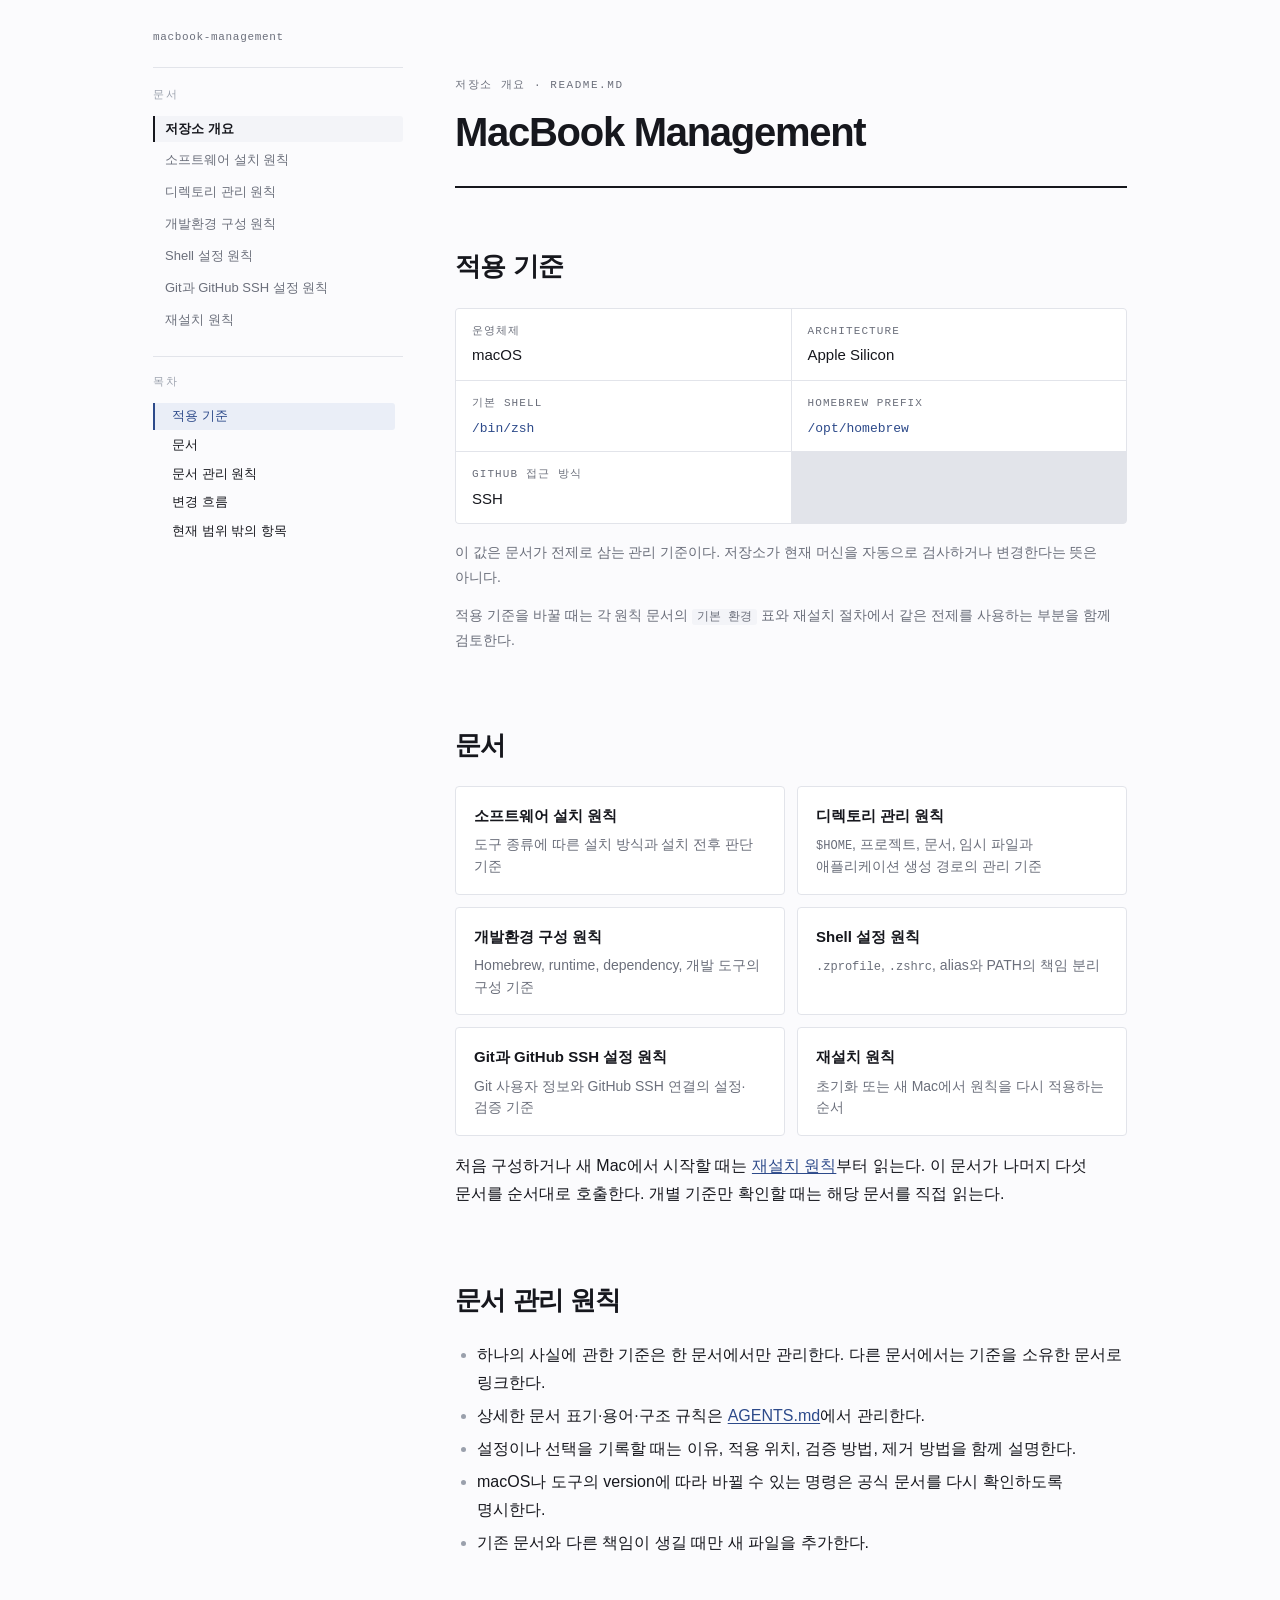
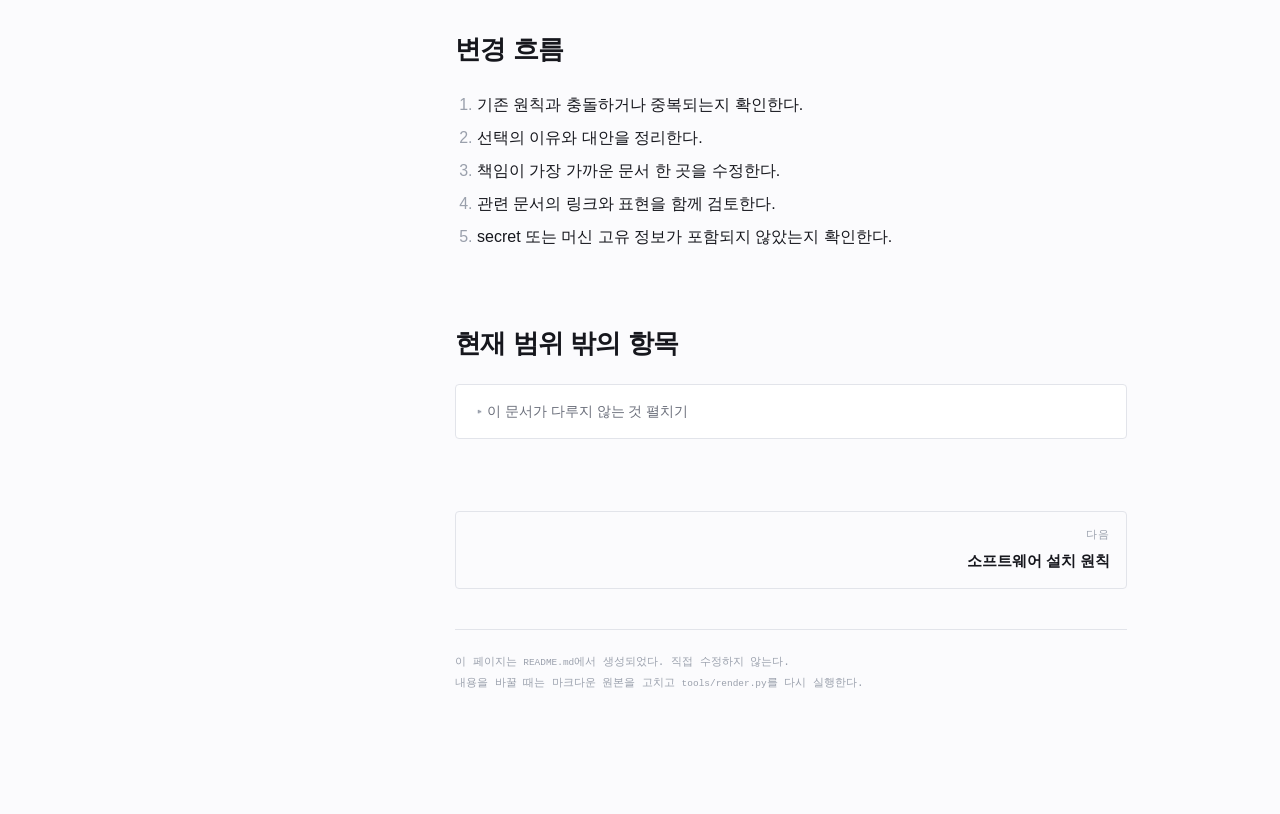
<file: docs/index.html>
<!doctype html>
<html lang="ko"><head>
<meta charset="utf-8">
<meta name="viewport" content="width=device-width, initial-scale=1">
<title>MacBook Management · macbook-management</title>
<link rel="stylesheet" href="assets/style.css">
</head><body>
<a class="skip" href="#main">본문으로</a>
<div class="shell">
<aside class="side">
  <a class="home" href="index.html">macbook-management</a>
  <nav class="docnav"><div class="toc-h">문서</div><ul><li><a href="index.html" class="cur" aria-current="page">저장소 개요</a></li><li><a href="software-installation.html">소프트웨어 설치 원칙</a></li><li><a href="directory-management.html">디렉토리 관리 원칙</a></li><li><a href="development-environment.html">개발환경 구성 원칙</a></li><li><a href="shell-configuration.html">Shell 설정 원칙</a></li><li><a href="git-and-ssh.html">Git과 GitHub SSH 설정 원칙</a></li><li><a href="reinstallation.html">재설치 원칙</a></li></ul></nav>
  <nav class="toc"><div class="toc-h">목차</div><ul><li><a class="l2" href="#적용-기준"><span class="n"></span>적용 기준</a></li><li><a class="l2" href="#문서"><span class="n"></span>문서</a></li><li><a class="l2" href="#문서-관리-원칙"><span class="n"></span>문서 관리 원칙</a></li><li><a class="l2" href="#변경-흐름"><span class="n"></span>변경 흐름</a></li><li><a class="l2" href="#현재-범위-밖의-항목"><span class="n"></span>현재 범위 밖의 항목</a></li></ul></nav>
</aside>
<main id="main">
<header>
  <div class="eyebrow">저장소 개요 · README.md</div>
  <h1>MacBook Management</h1>
  
</header>

<section class="s-env" id="적용-기준"><h2>적용 기준</h2><dl class="specs"><div class="spec"><dt>운영체제</dt><dd>macOS</dd></div><div class="spec"><dt>architecture</dt><dd>Apple Silicon</dd></div><div class="spec"><dt>기본 shell</dt><dd><code>/bin/zsh</code></dd></div><div class="spec"><dt>Homebrew prefix</dt><dd><code>/opt/homebrew</code></dd></div><div class="spec"><dt>GitHub 접근 방식</dt><dd>SSH</dd></div></dl>
<p class="note">이 값은 문서가 전제로 삼는 관리 기준이다. 저장소가 현재 머신을 자동으로 검사하거나 변경한다는 뜻은 아니다.</p>
<p class="note">적용 기준을 바꿀 때는 각 원칙 문서의 <code>기본 환경</code> 표와 재설치 절차에서 같은 전제를 사용하는 부분을 함께 검토한다.</p></section>
<section class="s-doclist" id="문서"><h2>문서</h2><div class="doc-cards"><a class="doc-card" href="software-installation.html"><b>소프트웨어 설치 원칙</b><span>도구 종류에 따른 설치 방식과 설치 전후 판단 기준</span></a><a class="doc-card" href="directory-management.html"><b>디렉토리 관리 원칙</b><span><code>$HOME</code>, 프로젝트, 문서, 임시 파일과 애플리케이션 생성 경로의 관리 기준</span></a><a class="doc-card" href="development-environment.html"><b>개발환경 구성 원칙</b><span>Homebrew, runtime, dependency, 개발 도구의 구성 기준</span></a><a class="doc-card" href="shell-configuration.html"><b>Shell 설정 원칙</b><span><code>.zprofile</code>, <code>.zshrc</code>, alias와 PATH의 책임 분리</span></a><a class="doc-card" href="git-and-ssh.html"><b>Git과 GitHub SSH 설정 원칙</b><span>Git 사용자 정보와 GitHub SSH 연결의 설정·검증 기준</span></a><a class="doc-card" href="reinstallation.html"><b>재설치 원칙</b><span>초기화 또는 새 Mac에서 원칙을 다시 적용하는 순서</span></a></div>
<p>처음 구성하거나 새 Mac에서 시작할 때는 <a href="reinstallation.html">재설치 원칙</a>부터 읽는다. 이 문서가 나머지 다섯 문서를 순서대로 호출한다. 개별 기준만 확인할 때는 해당 문서를 직접 읽는다.</p></section>
<section class="s-other" id="문서-관리-원칙"><h2>문서 관리 원칙</h2><ul><li>하나의 사실에 관한 기준은 한 문서에서만 관리한다. 다른 문서에서는 기준을 소유한 문서로 링크한다.</li><li>상세한 문서 표기·용어·구조 규칙은 <a href="https://github.com/hyunmuam/macbook-management/blob/main/AGENTS.md">AGENTS.md</a>에서 관리한다.</li><li>설정이나 선택을 기록할 때는 이유, 적용 위치, 검증 방법, 제거 방법을 함께 설명한다.</li><li>macOS나 도구의 version에 따라 바뀔 수 있는 명령은 공식 문서를 다시 확인하도록 명시한다.</li><li>기존 문서와 다른 책임이 생길 때만 새 파일을 추가한다.</li></ul></section>
<section class="s-other" id="변경-흐름"><h2>변경 흐름</h2><ol><li>기존 원칙과 충돌하거나 중복되는지 확인한다.</li><li>선택의 이유와 대안을 정리한다.</li><li>책임이 가장 가까운 문서 한 곳을 수정한다.</li><li>관련 문서의 링크와 표현을 함께 검토한다.</li><li>secret 또는 머신 고유 정보가 포함되지 않았는지 확인한다.</li></ol></section>
<section class="s-scope" id="현재-범위-밖의-항목"><h2>현재 범위 밖의 항목</h2><details><summary>이 문서가 다루지 않는 것 펼치기</summary><ul class="scope"><li><b>현재 머신의 설치 애플리케이션 및 CLI 목록</b><span>이 저장소는 원칙만 관리하고 머신의 현재 상태는 관리하지 않는다.</span></li><li><b>실제 dotfiles 원본과 머신별 override</b><span>문서는 배치와 책임만 설명하고 실제 설정 파일은 관리하지 않는다.</span></li><li><b>password, token, SSH key, 인증서 private key</b><span>개인 계정 정보와 secret은 관리 대상이 아니다.</span></li><li><b>package 설치·삭제 또는 시스템 설정을 실행하는 자동화</b><span>저장소가 현재 머신을 자동으로 변경하지 않는다.</span></li><li><b>자동으로 <code>$HOME</code>에 설정 파일을 배포하는 bootstrap 기능</b><span>먼저 수동 절차와 안전 조건을 문서화하고 반복 필요가 확인될 때 별도 책임으로 검토한다.</span></li></ul>
<p>설정 예시나 script를 반복해서 사용할 필요가 생길 때만 별도 디렉토리를 추가한다. 먼저 수동 절차와 안전 조건을 문서화한다.</p></details></section>
<nav class="pager"><a class="pg next" href="software-installation.html"><span>다음</span>소프트웨어 설치 원칙</a></nav>
<footer>
  이 페이지는 <code>README.md</code>에서 생성되었다. 직접 수정하지 않는다.<br>
  내용을 바꿀 때는 마크다운 원본을 고치고 <code>tools/render.py</code>를 다시 실행한다.
</footer>
</main>
</div>
<script src="assets/page.js"></script>
</body></html>
</file>
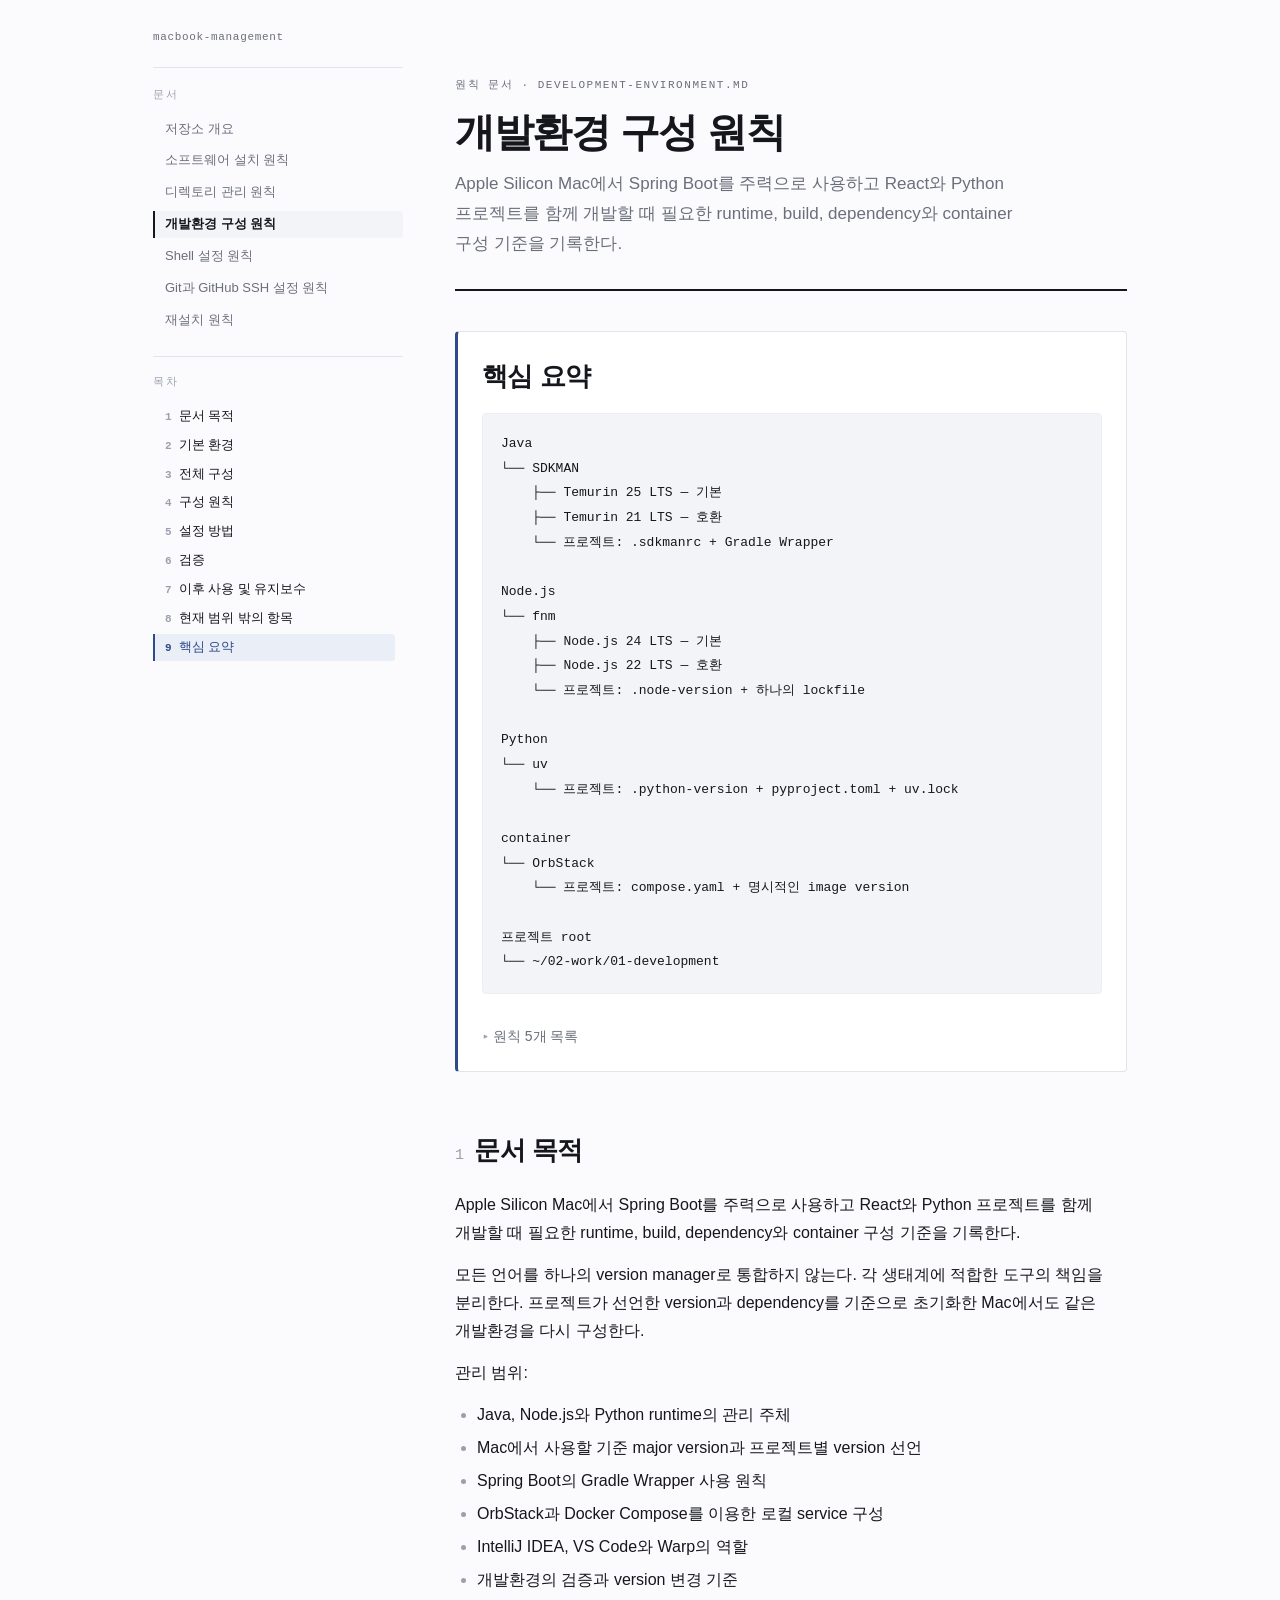
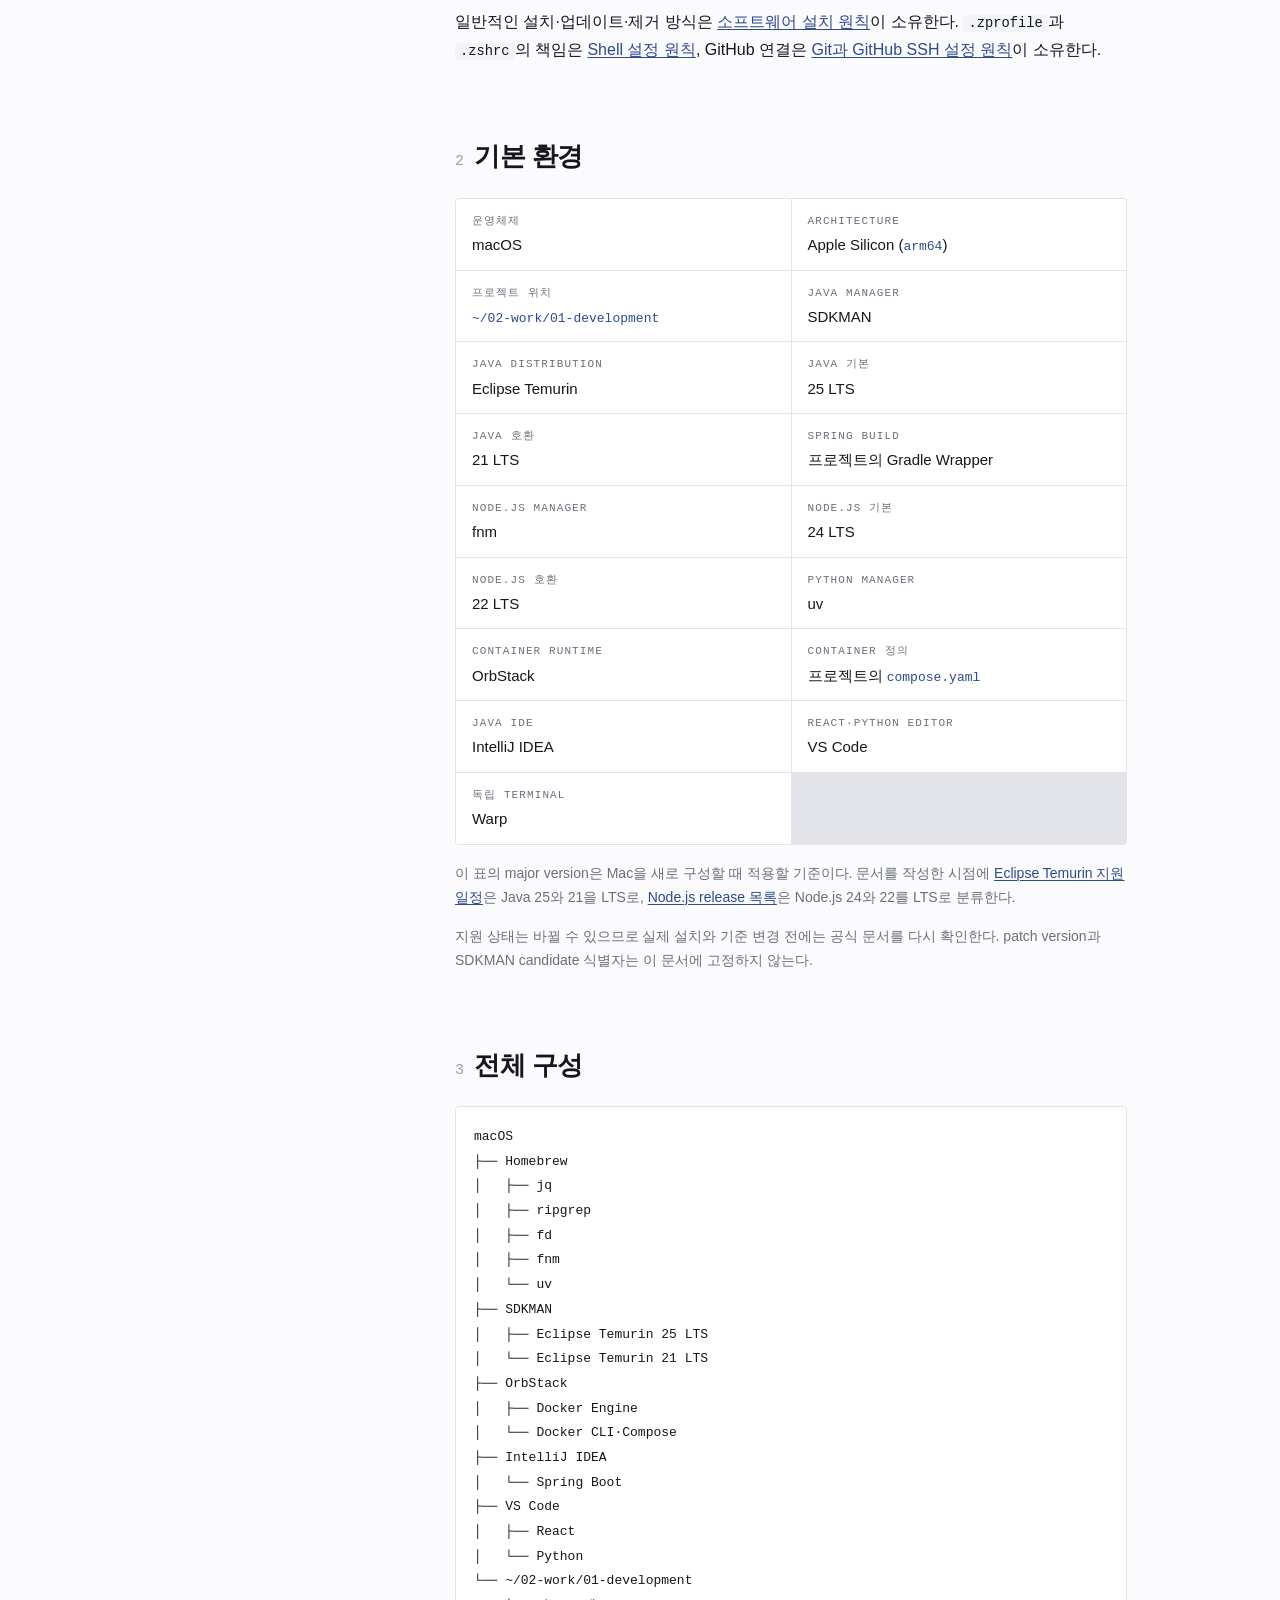
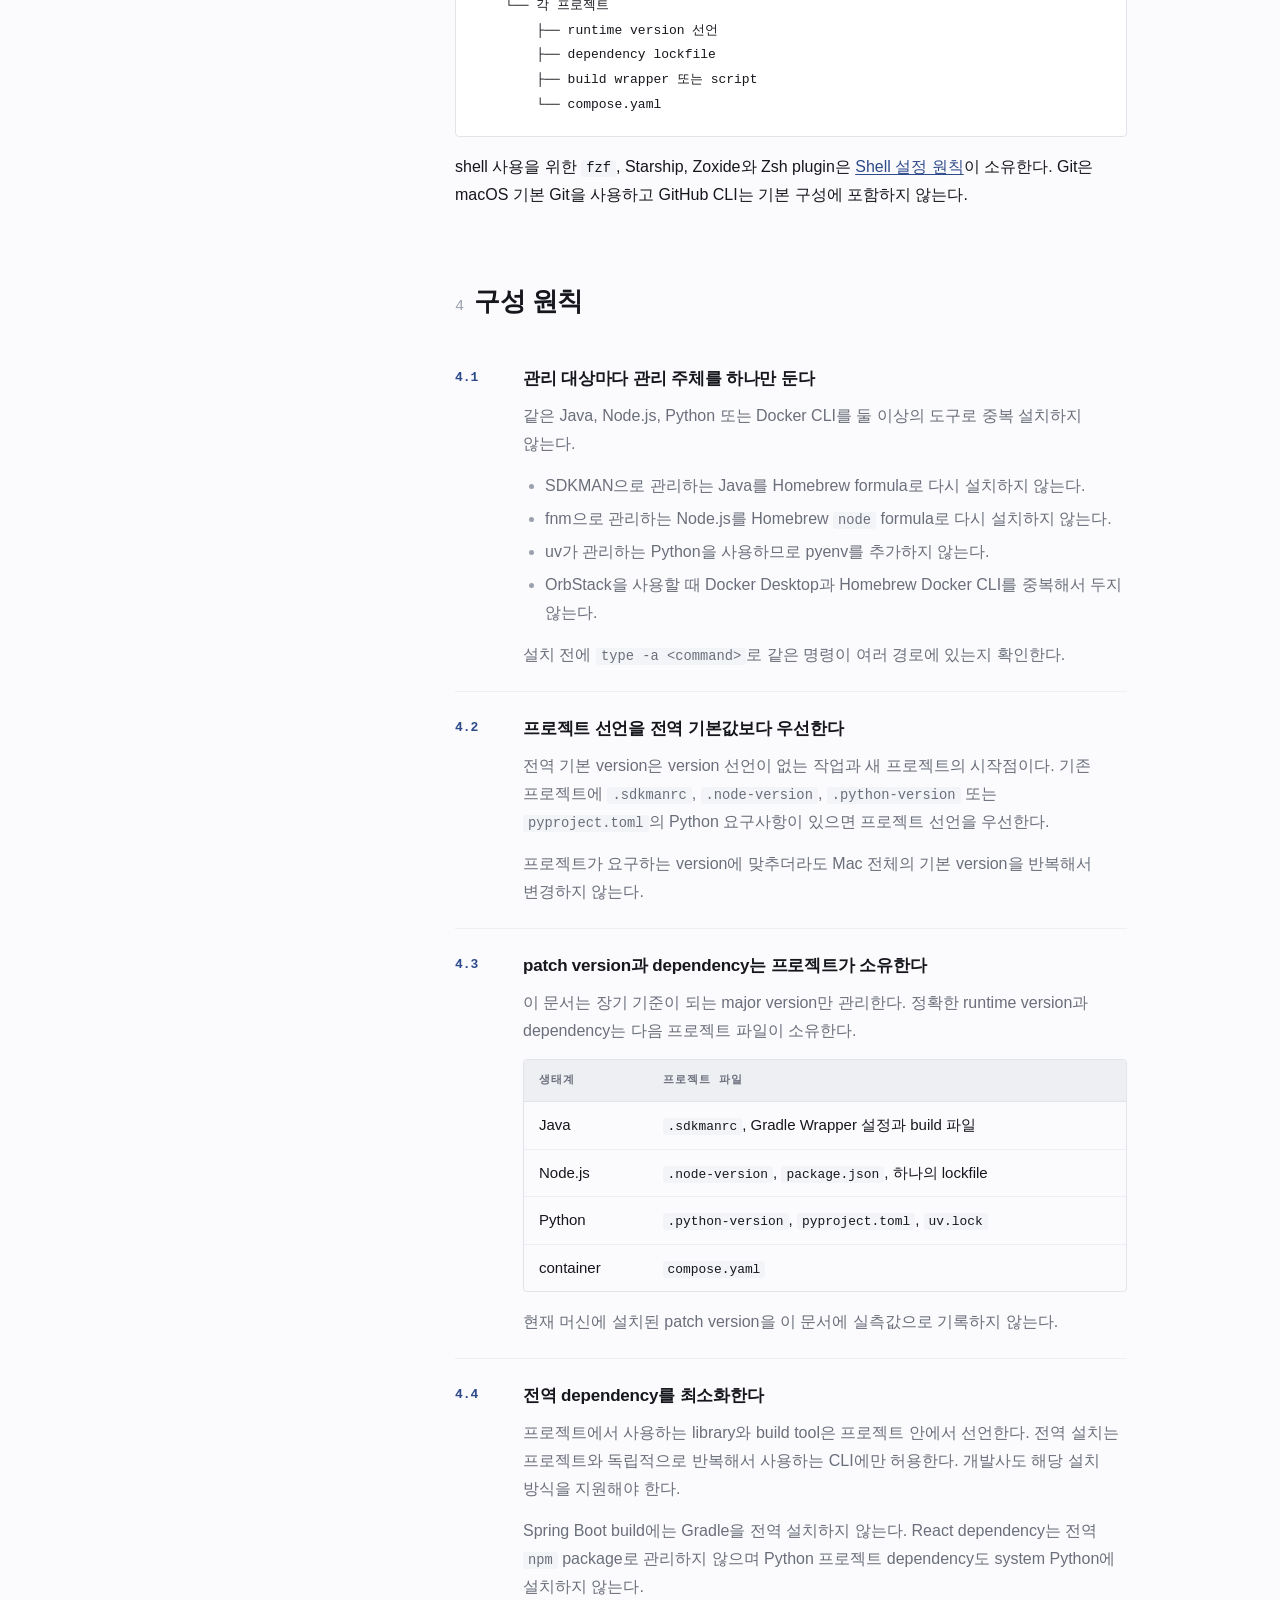
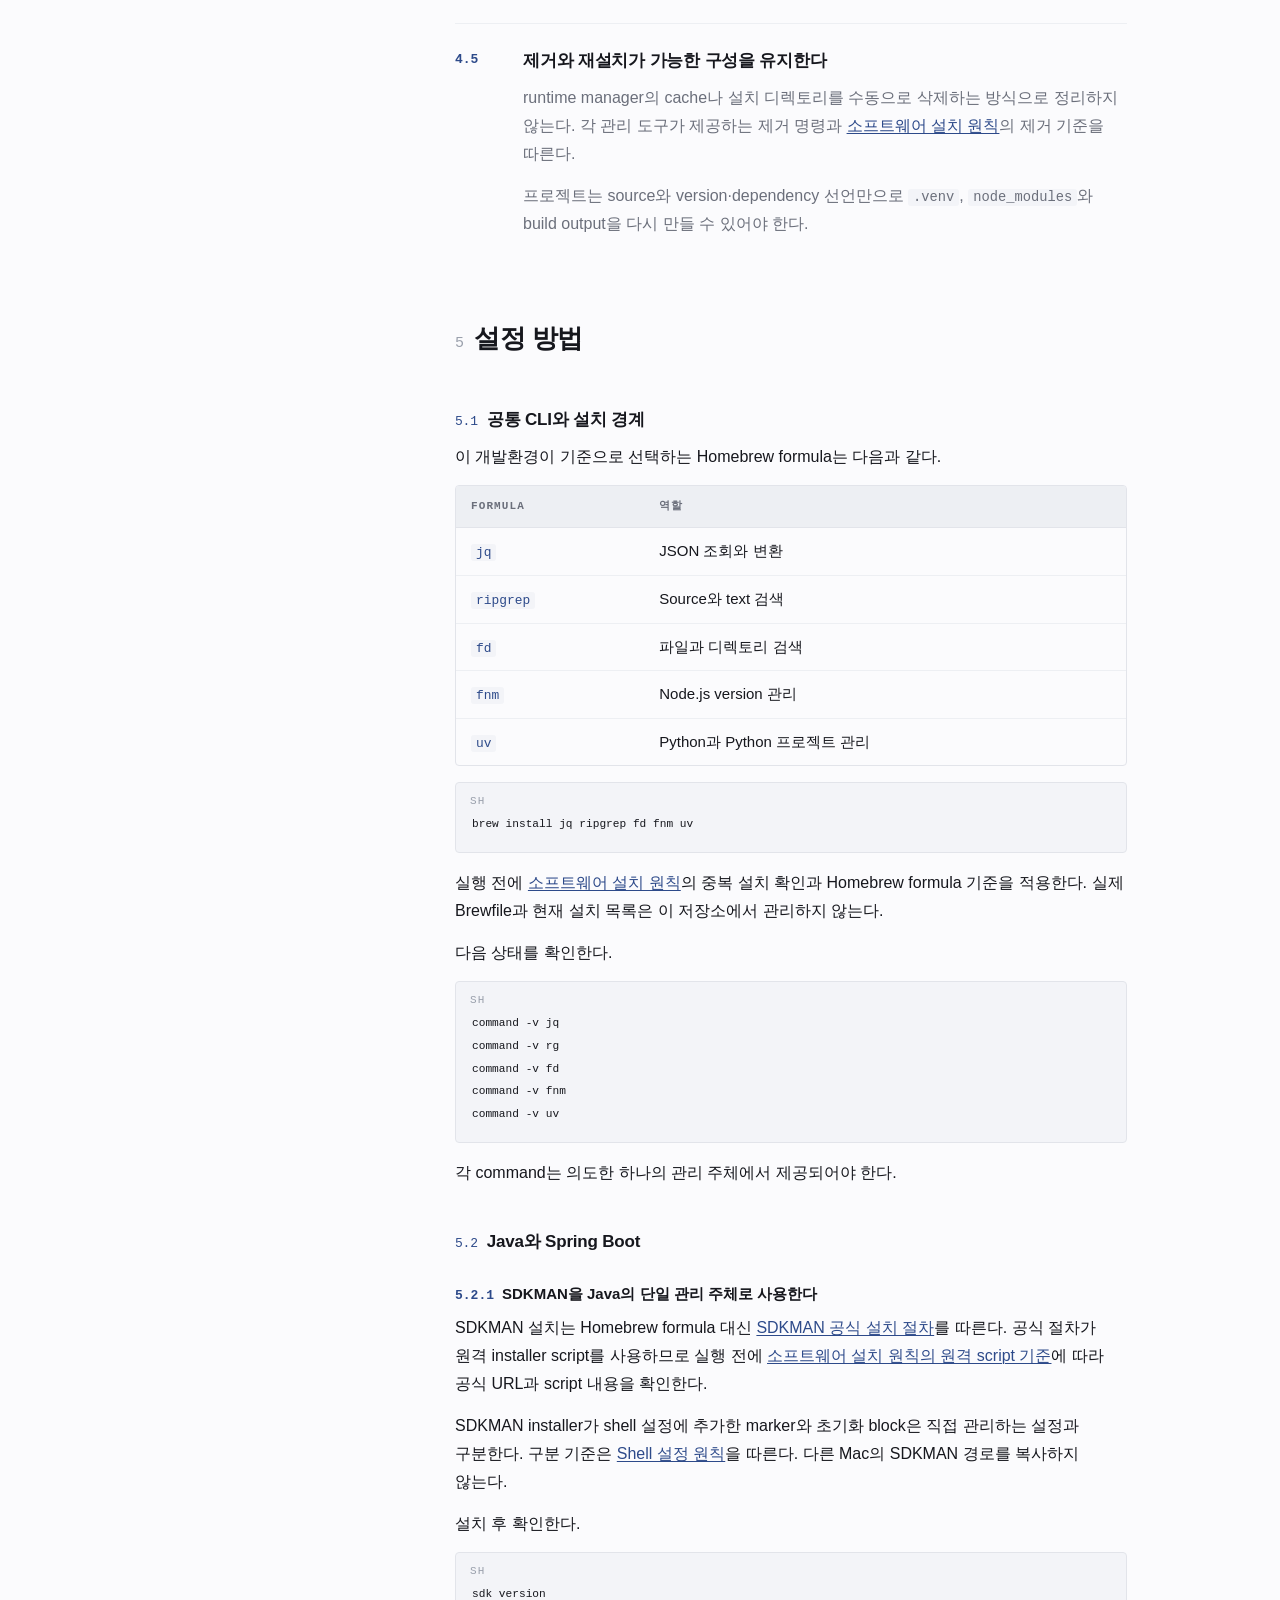
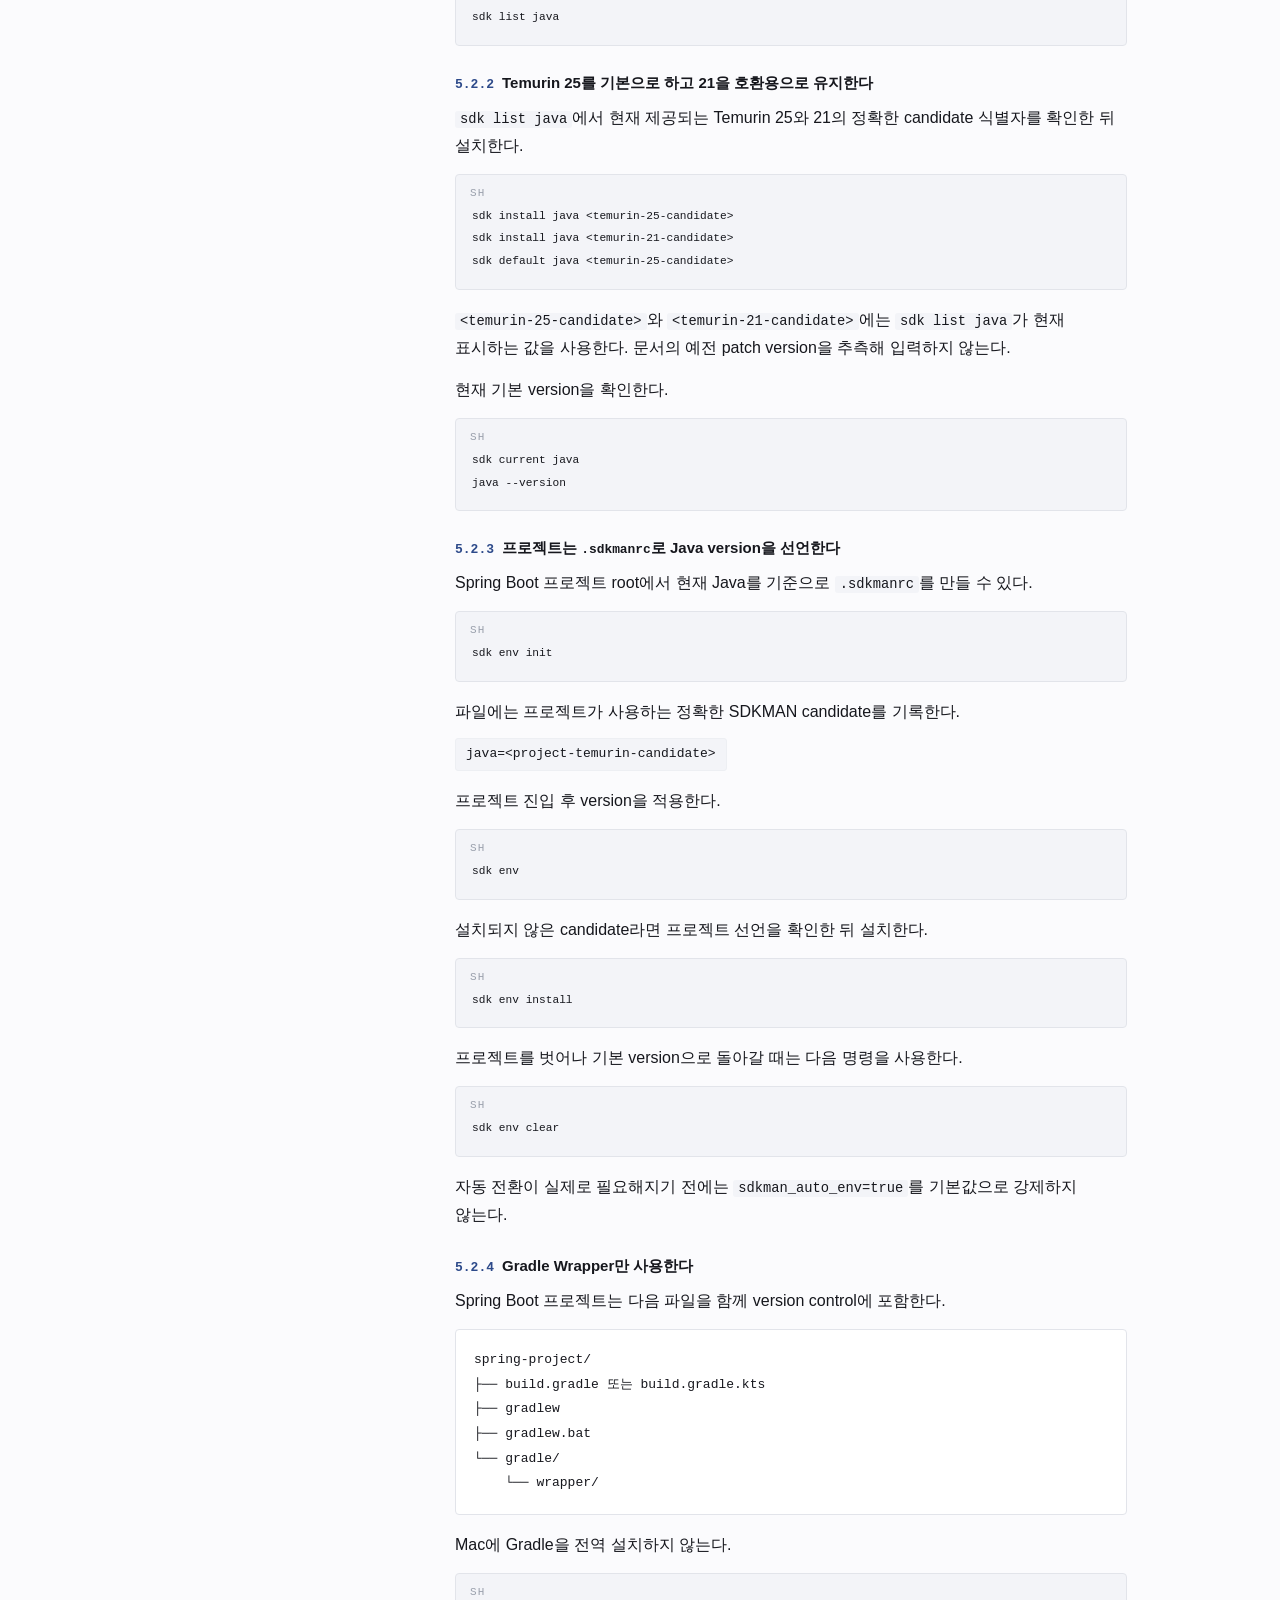
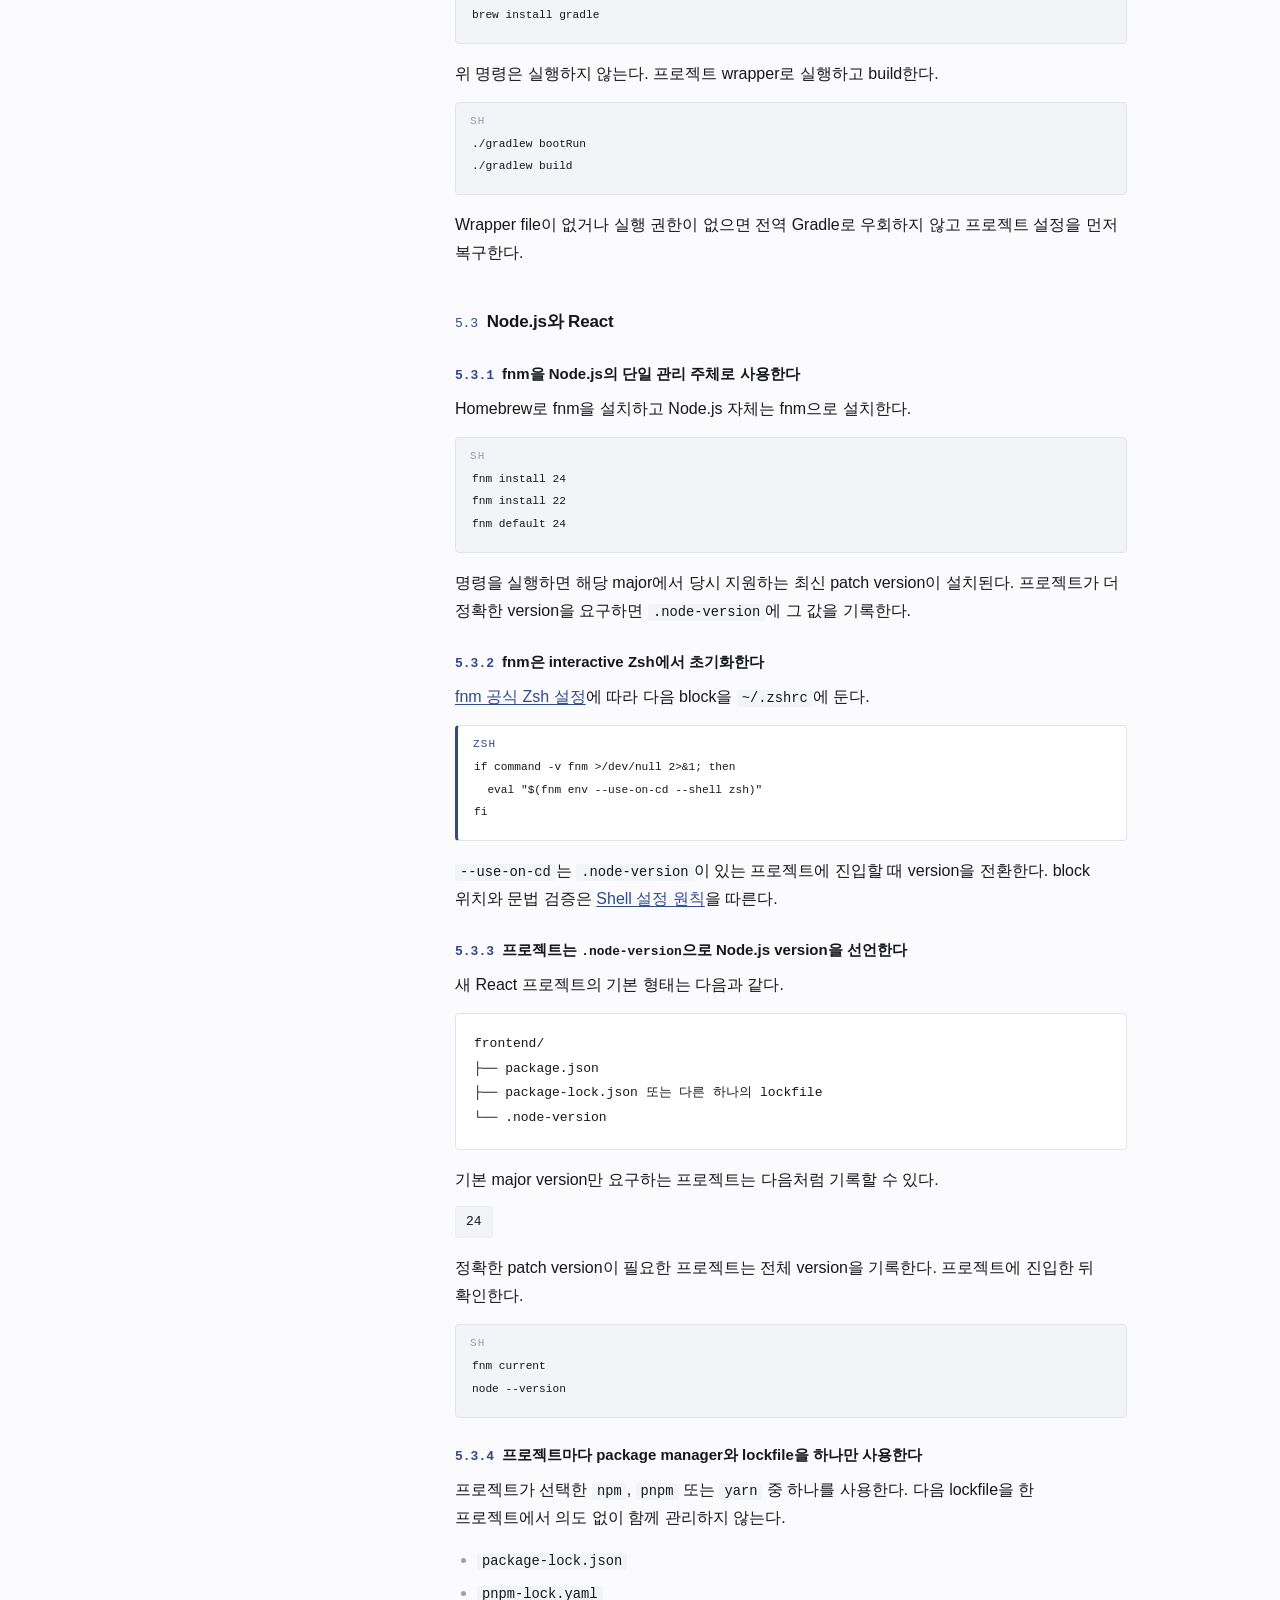
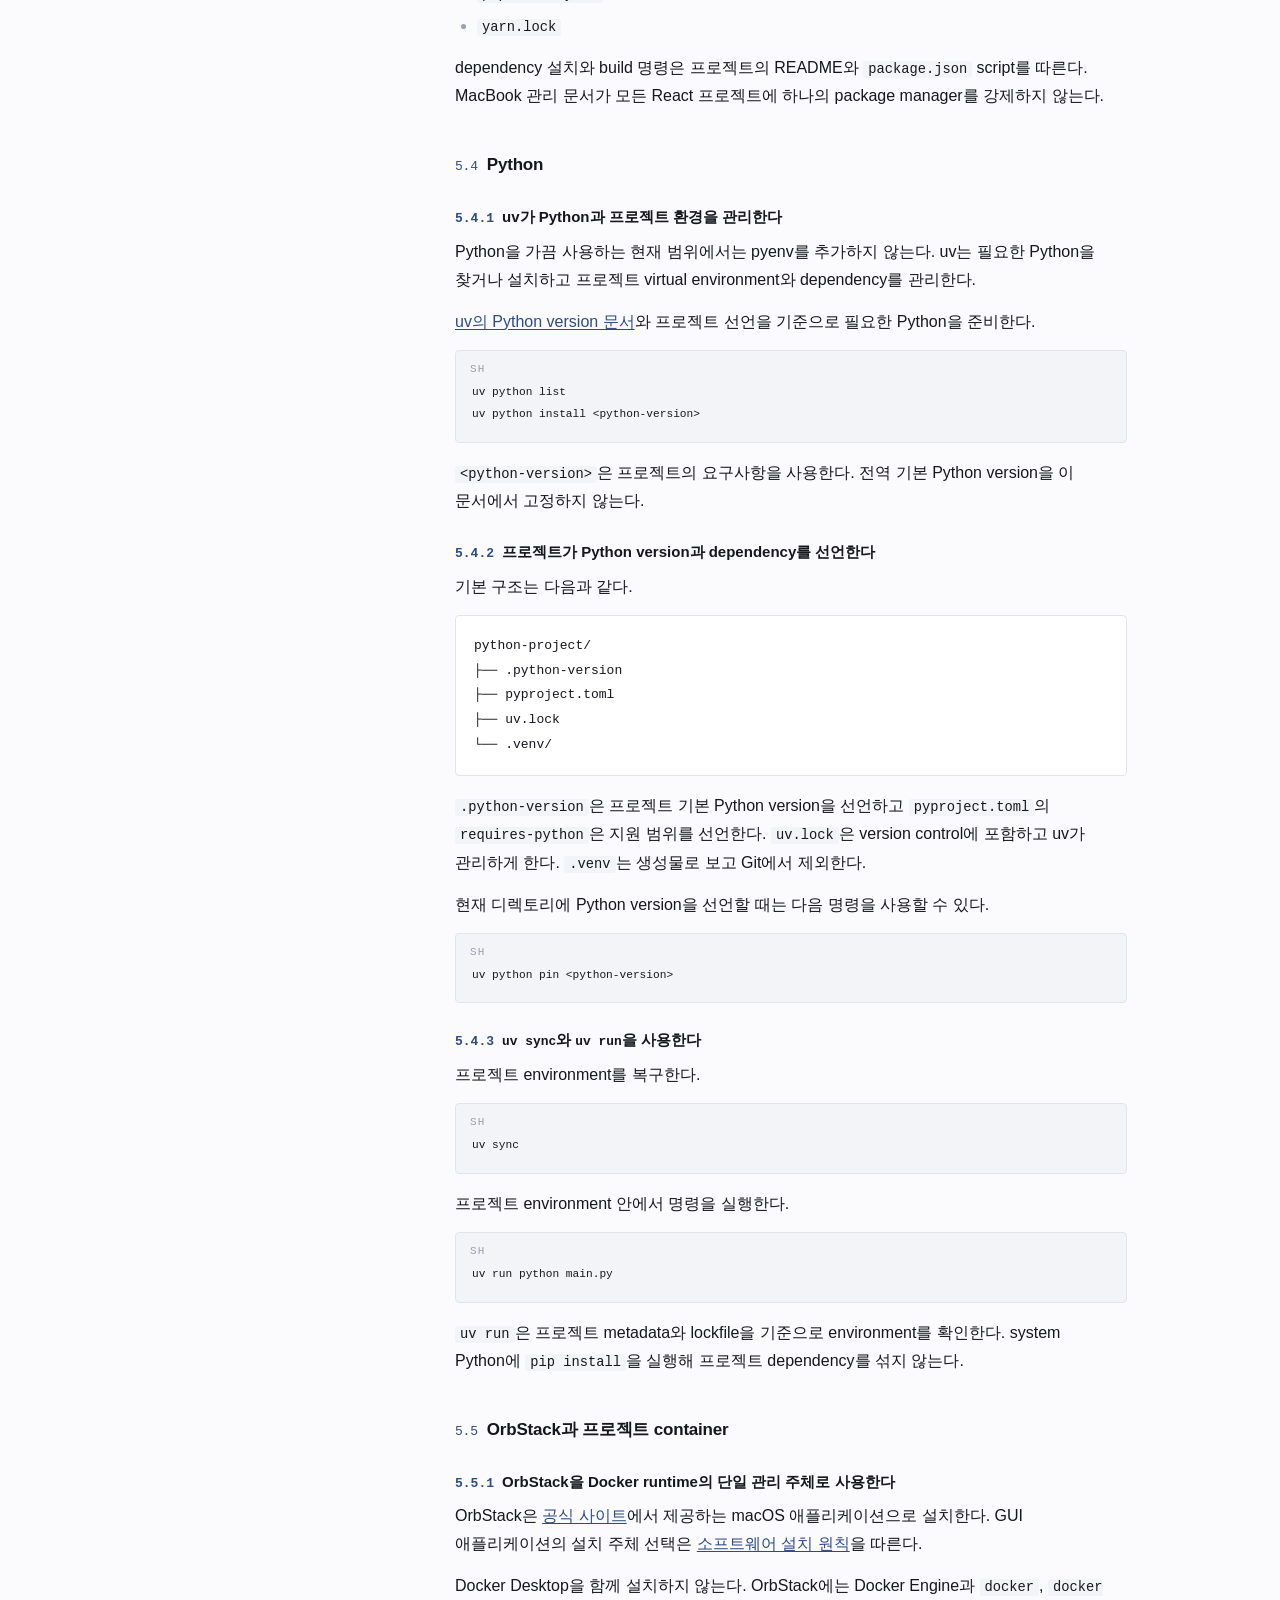
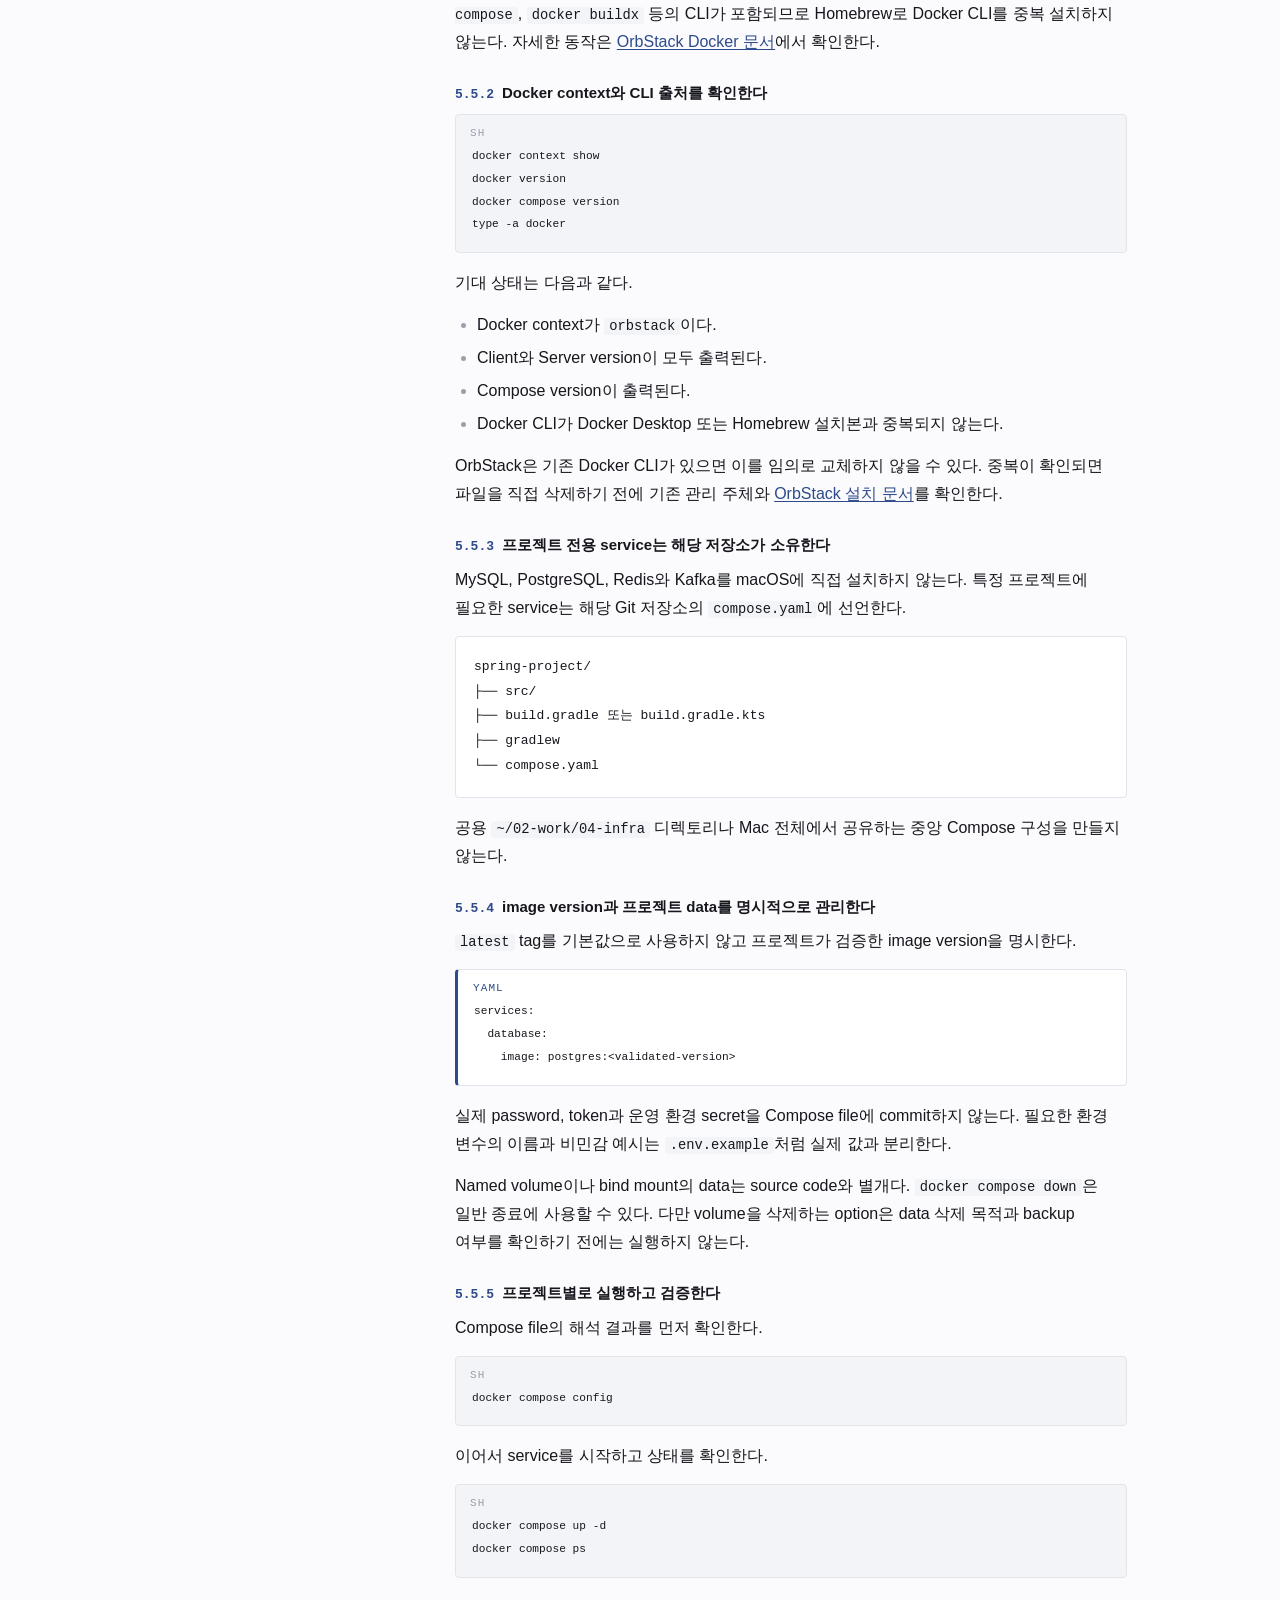
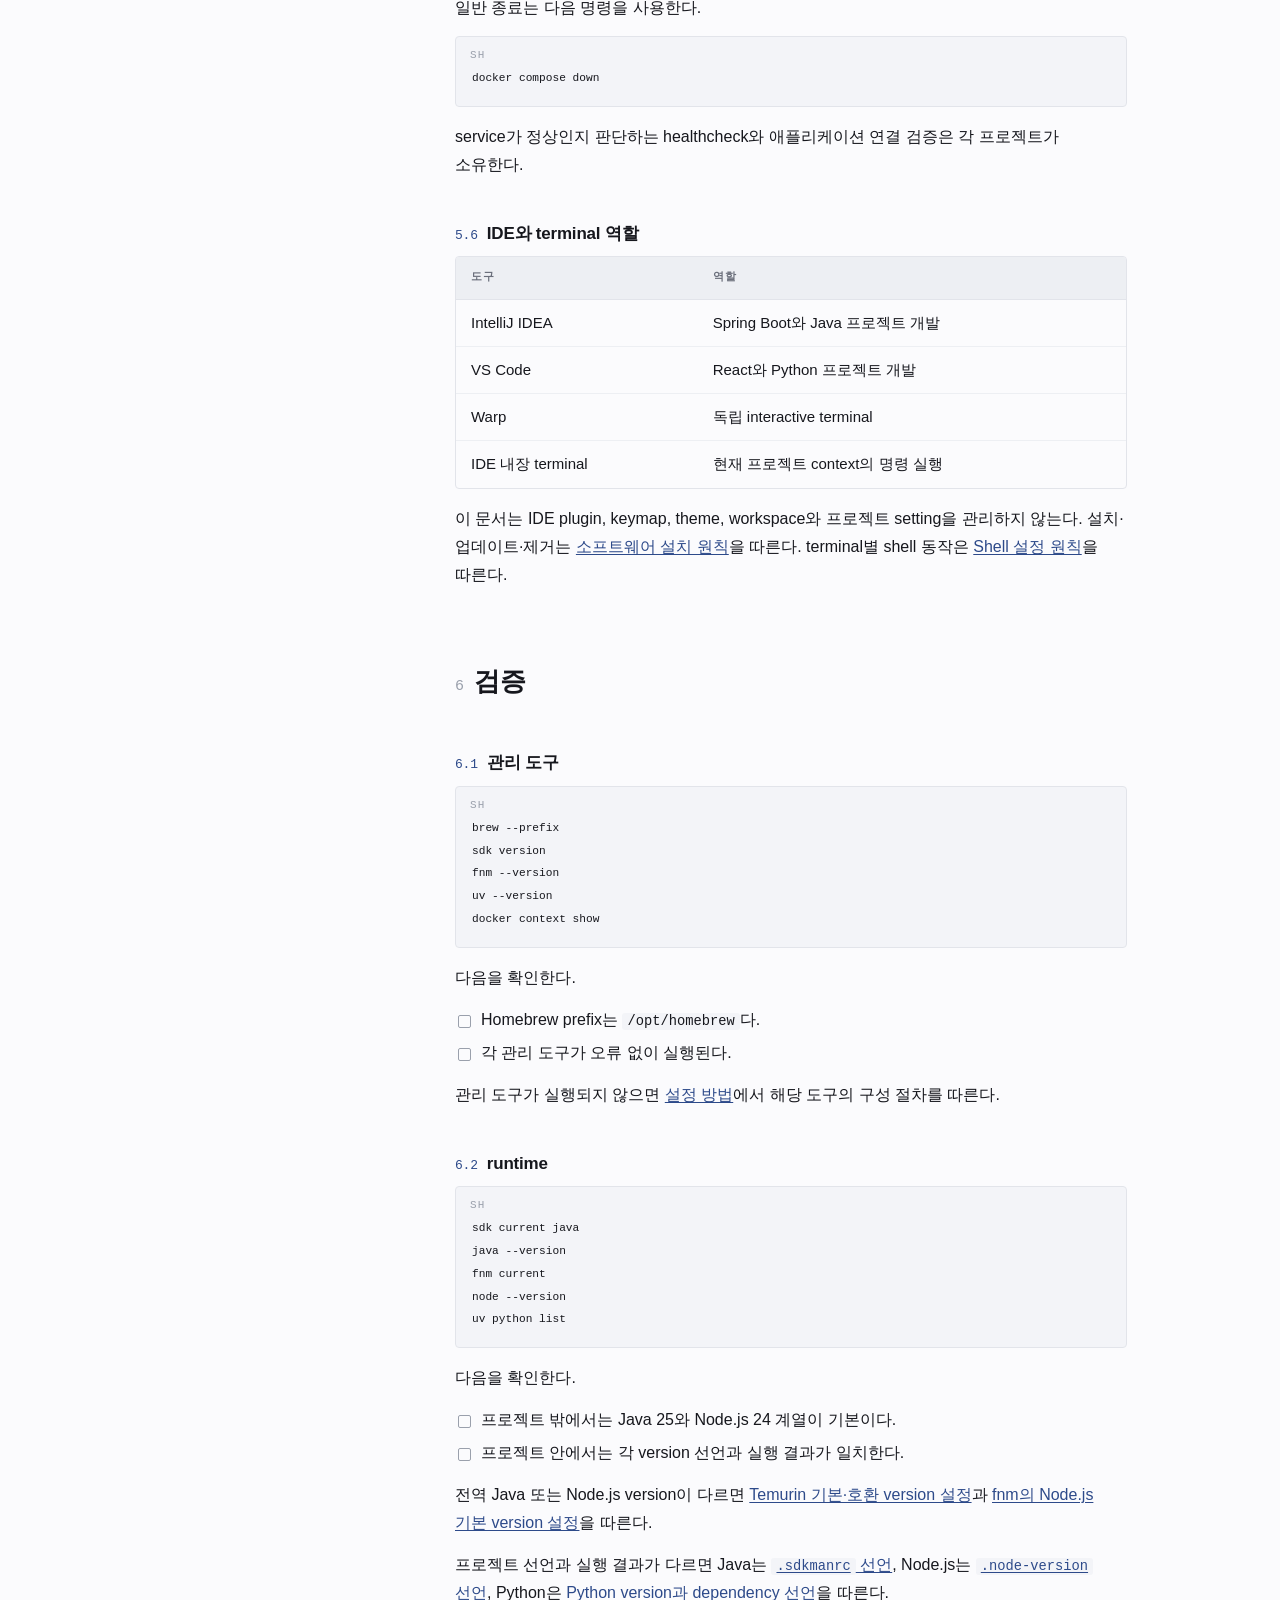
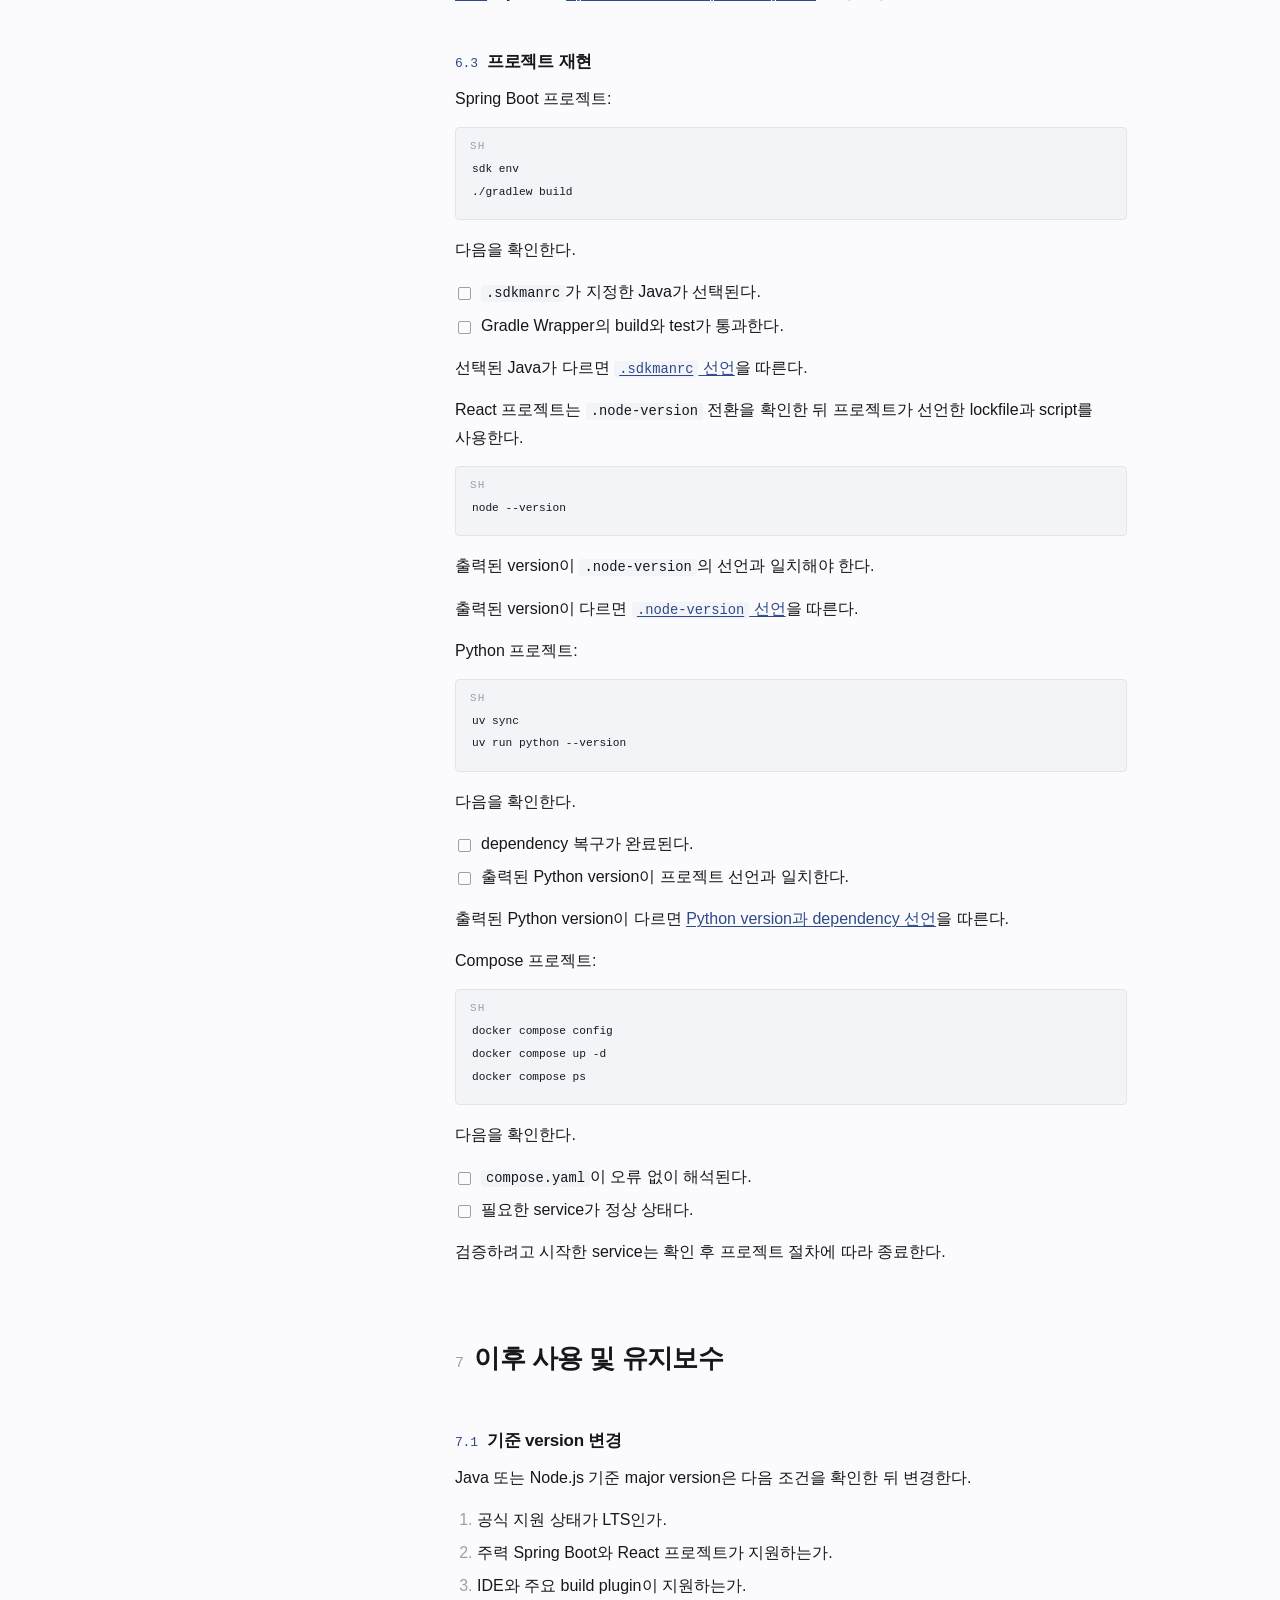
<file: docs/development-environment.html>
<!doctype html>
<html lang="ko"><head>
<meta charset="utf-8">
<meta name="viewport" content="width=device-width, initial-scale=1">
<title>개발환경 구성 원칙 · macbook-management</title>
<link rel="stylesheet" href="assets/style.css">
</head><body>
<a class="skip" href="#main">본문으로</a>
<div class="shell">
<aside class="side">
  <a class="home" href="index.html">macbook-management</a>
  <nav class="docnav"><div class="toc-h">문서</div><ul><li><a href="index.html">저장소 개요</a></li><li><a href="software-installation.html">소프트웨어 설치 원칙</a></li><li><a href="directory-management.html">디렉토리 관리 원칙</a></li><li><a href="development-environment.html" class="cur" aria-current="page">개발환경 구성 원칙</a></li><li><a href="shell-configuration.html">Shell 설정 원칙</a></li><li><a href="git-and-ssh.html">Git과 GitHub SSH 설정 원칙</a></li><li><a href="reinstallation.html">재설치 원칙</a></li></ul></nav>
  <nav class="toc"><div class="toc-h">목차</div><ul><li><a class="l2" href="#1-문서-목적"><span class="n">1</span>문서 목적</a></li><li><a class="l2" href="#2-기본-환경"><span class="n">2</span>기본 환경</a></li><li><a class="l2" href="#3-전체-구성"><span class="n">3</span>전체 구성</a></li><li><a class="l2" href="#4-구성-원칙"><span class="n">4</span>구성 원칙</a><ul><li><a href="#41-관리-대상마다-관리-주체를-하나만-둔다">관리 대상마다 관리 주체를 하나만 둔다</a></li><li><a href="#42-프로젝트-선언을-전역-기본값보다-우선한다">프로젝트 선언을 전역 기본값보다 우선한다</a></li><li><a href="#43-patch-version과-dependency는-프로젝트가-소유한다">patch version과 dependency는 프로젝트가 소유한다</a></li><li><a href="#44-전역-dependency를-최소화한다">전역 dependency를 최소화한다</a></li><li><a href="#45-제거와-재설치가-가능한-구성을-유지한다">제거와 재설치가 가능한 구성을 유지한다</a></li></ul></li><li><a class="l2" href="#5-설정-방법"><span class="n">5</span>설정 방법</a><ul><li><a href="#51-공통-cli와-설치-경계">공통 CLI와 설치 경계</a></li><li><a href="#52-java와-spring-boot">Java와 Spring Boot</a><ul><li><a href="#521-sdkman을-java의-단일-관리-주체로-사용한다">SDKMAN을 Java의 단일 관리 주체로 사용한다</a></li><li><a href="#522-temurin-25를-기본으로-하고-21을-호환용으로-유지한다">Temurin 25를 기본으로 하고 21을 호환용으로 유지한다</a></li><li><a href="#523-프로젝트는-sdkmanrc로-java-version을-선언한다">프로젝트는 <code>.sdkmanrc</code>로 Java version을 선언한다</a></li><li><a href="#524-gradle-wrapper만-사용한다">Gradle Wrapper만 사용한다</a></li></ul></li><li><a href="#53-nodejs와-react">Node.js와 React</a><ul><li><a href="#531-fnm을-nodejs의-단일-관리-주체로-사용한다">fnm을 Node.js의 단일 관리 주체로 사용한다</a></li><li><a href="#532-fnm은-interactive-zsh에서-초기화한다">fnm은 interactive Zsh에서 초기화한다</a></li><li><a href="#533-프로젝트는-node-version으로-nodejs-version을-선언한다">프로젝트는 <code>.node-version</code>으로 Node.js version을 선언한다</a></li><li><a href="#534-프로젝트마다-package-manager와-lockfile을-하나만-사용한다">프로젝트마다 package manager와 lockfile을 하나만 사용한다</a></li></ul></li><li><a href="#54-python">Python</a><ul><li><a href="#541-uv가-python과-프로젝트-환경을-관리한다">uv가 Python과 프로젝트 환경을 관리한다</a></li><li><a href="#542-프로젝트가-python-version과-dependency를-선언한다">프로젝트가 Python version과 dependency를 선언한다</a></li><li><a href="#543-uv-sync와-uv-run을-사용한다"><code>uv sync</code>와 <code>uv run</code>을 사용한다</a></li></ul></li><li><a href="#55-orbstack과-프로젝트-container">OrbStack과 프로젝트 container</a><ul><li><a href="#551-orbstack을-docker-runtime의-단일-관리-주체로-사용한다">OrbStack을 Docker runtime의 단일 관리 주체로 사용한다</a></li><li><a href="#552-docker-context와-cli-출처를-확인한다">Docker context와 CLI 출처를 확인한다</a></li><li><a href="#553-프로젝트-전용-service는-해당-저장소가-소유한다">프로젝트 전용 service는 해당 저장소가 소유한다</a></li><li><a href="#554-image-version과-프로젝트-data를-명시적으로-관리한다">image version과 프로젝트 data를 명시적으로 관리한다</a></li><li><a href="#555-프로젝트별로-실행하고-검증한다">프로젝트별로 실행하고 검증한다</a></li></ul></li><li><a href="#56-ide와-terminal-역할">IDE와 terminal 역할</a></li></ul></li><li><a class="l2" href="#6-검증"><span class="n">6</span>검증</a><ul><li><a href="#61-관리-도구">관리 도구</a></li><li><a href="#62-runtime">runtime</a></li><li><a href="#63-프로젝트-재현">프로젝트 재현</a></li></ul></li><li><a class="l2" href="#7-이후-사용-및-유지보수"><span class="n">7</span>이후 사용 및 유지보수</a><ul><li><a href="#71-기준-version-변경">기준 version 변경</a></li><li><a href="#72-patch-version-업데이트">patch version 업데이트</a></li><li><a href="#73-도구-제거">도구 제거</a></li></ul></li><li><a class="l2" href="#8-현재-범위-밖의-항목"><span class="n">8</span>현재 범위 밖의 항목</a></li><li><a class="l2" href="#9-핵심-요약"><span class="n">9</span>핵심 요약</a></li></ul></nav>
</aside>
<main id="main">
<header>
  <div class="eyebrow">원칙 문서 · development-environment.md</div>
  <h1>개발환경 구성 원칙</h1>
  <p class="standfirst">Apple Silicon Mac에서 Spring Boot를 주력으로 사용하고 React와 Python 프로젝트를 함께 개발할 때 필요한 runtime, build, dependency와 container 구성 기준을 기록한다.</p>
</header>
<div class="lifted"><section class="s-summary" id="9-핵심-요약"><h2><span class="n">9</span>핵심 요약</h2><div class="map"><pre>Java
└── SDKMAN
    ├── Temurin 25 LTS — 기본
    ├── Temurin 21 LTS — 호환
    └── 프로젝트: .sdkmanrc + Gradle Wrapper

Node.js
└── fnm
    ├── Node.js 24 LTS — 기본
    ├── Node.js 22 LTS — 호환
    └── 프로젝트: .node-version + 하나의 lockfile

Python
└── uv
    └── 프로젝트: .python-version + pyproject.toml + uv.lock

container
└── OrbStack
    └── 프로젝트: compose.yaml + 명시적인 image version

프로젝트 root
└── ~/02-work/01-development</pre></div>
<details class="rules-fold"><summary>원칙 5개 목록</summary><ul><li><a href="#41-관리-대상마다-관리-주체를-하나만-둔다">관리 대상마다 관리 주체를 하나만 둔다</a></li><li><a href="#42-프로젝트-선언을-전역-기본값보다-우선한다">프로젝트 선언을 전역 기본값보다 우선한다</a></li><li><a href="#43-patch-version과-dependency는-프로젝트가-소유한다">patch version과 dependency는 프로젝트가 소유한다</a></li><li><a href="#44-전역-dependency를-최소화한다">전역 dependency를 최소화한다</a></li><li><a href="#45-제거와-재설치가-가능한-구성을-유지한다">제거와 재설치가 가능한 구성을 유지한다</a></li></ul></details></section></div>
<section class="s-purpose" id="1-문서-목적"><h2><span class="n">1</span>문서 목적</h2><p>Apple Silicon Mac에서 Spring Boot를 주력으로 사용하고 React와 Python 프로젝트를 함께 개발할 때 필요한 runtime, build, dependency와 container 구성 기준을 기록한다.</p>
<p>모든 언어를 하나의 version manager로 통합하지 않는다. 각 생태계에 적합한 도구의 책임을 분리한다. 프로젝트가 선언한 version과 dependency를 기준으로 초기화한 Mac에서도 같은 개발환경을 다시 구성한다.</p>
<p>관리 범위:</p>
<ul><li>Java, Node.js와 Python runtime의 관리 주체</li><li>Mac에서 사용할 기준 major version과 프로젝트별 version 선언</li><li>Spring Boot의 Gradle Wrapper 사용 원칙</li><li>OrbStack과 Docker Compose를 이용한 로컬 service 구성</li><li>IntelliJ IDEA, VS Code와 Warp의 역할</li><li>개발환경의 검증과 version 변경 기준</li></ul>
<p>일반적인 설치·업데이트·제거 방식은 <a href="software-installation.html">소프트웨어 설치 원칙</a>이 소유한다. <code>.zprofile</code>과 <code>.zshrc</code>의 책임은 <a href="shell-configuration.html">Shell 설정 원칙</a>, GitHub 연결은 <a href="git-and-ssh.html">Git과 GitHub SSH 설정 원칙</a>이 소유한다.</p></section>
<section class="s-env" id="2-기본-환경"><h2><span class="n">2</span>기본 환경</h2><dl class="specs"><div class="spec"><dt>운영체제</dt><dd>macOS</dd></div><div class="spec"><dt>architecture</dt><dd>Apple Silicon (<code>arm64</code>)</dd></div><div class="spec"><dt>프로젝트 위치</dt><dd><code>~/02-work/01-development</code></dd></div><div class="spec"><dt>Java manager</dt><dd>SDKMAN</dd></div><div class="spec"><dt>Java distribution</dt><dd>Eclipse Temurin</dd></div><div class="spec"><dt>Java 기본</dt><dd>25 LTS</dd></div><div class="spec"><dt>Java 호환</dt><dd>21 LTS</dd></div><div class="spec"><dt>Spring build</dt><dd>프로젝트의 Gradle Wrapper</dd></div><div class="spec"><dt>Node.js manager</dt><dd>fnm</dd></div><div class="spec"><dt>Node.js 기본</dt><dd>24 LTS</dd></div><div class="spec"><dt>Node.js 호환</dt><dd>22 LTS</dd></div><div class="spec"><dt>Python manager</dt><dd>uv</dd></div><div class="spec"><dt>container runtime</dt><dd>OrbStack</dd></div><div class="spec"><dt>container 정의</dt><dd>프로젝트의 <code>compose.yaml</code></dd></div><div class="spec"><dt>Java IDE</dt><dd>IntelliJ IDEA</dd></div><div class="spec"><dt>React·Python editor</dt><dd>VS Code</dd></div><div class="spec"><dt>독립 terminal</dt><dd>Warp</dd></div></dl>
<p class="note">이 표의 major version은 Mac을 새로 구성할 때 적용할 기준이다. 문서를 작성한 시점에 <a href="https://adoptium.net/support/">Eclipse Temurin 지원 일정</a>은 Java 25와 21을 LTS로, <a href="https://nodejs.org/en/about/previous-releases">Node.js release 목록</a>은 Node.js 24와 22를 LTS로 분류한다.</p>
<p class="note">지원 상태는 바뀔 수 있으므로 실제 설치와 기준 변경 전에는 공식 문서를 다시 확인한다. patch version과 SDKMAN candidate 식별자는 이 문서에 고정하지 않는다.</p></section>
<section class="s-structure" id="3-전체-구성"><h2><span class="n">3</span>전체 구성</h2><div class="map"><pre>macOS
├── Homebrew
│   ├── jq
│   ├── ripgrep
│   ├── fd
│   ├── fnm
│   └── uv
├── SDKMAN
│   ├── Eclipse Temurin 25 LTS
│   └── Eclipse Temurin 21 LTS
├── OrbStack
│   ├── Docker Engine
│   └── Docker CLI·Compose
├── IntelliJ IDEA
│   └── Spring Boot
├── VS Code
│   ├── React
│   └── Python
└── ~/02-work/01-development
    └── 각 프로젝트
        ├── runtime version 선언
        ├── dependency lockfile
        ├── build wrapper 또는 script
        └── compose.yaml</pre></div>
<p>shell 사용을 위한 <code>fzf</code>, Starship, Zoxide와 Zsh plugin은 <a href="shell-configuration.html">Shell 설정 원칙</a>이 소유한다. Git은 macOS 기본 Git을 사용하고 GitHub CLI는 기본 구성에 포함하지 않는다.</p></section>
<section class="s-principles" id="4-구성-원칙"><h2><span class="n">4</span>구성 원칙</h2><article class="rule" id="41-관리-대상마다-관리-주체를-하나만-둔다"><div class="rule-n">4.1</div><div class="rule-b"><h3>관리 대상마다 관리 주체를 하나만 둔다</h3><p>같은 Java, Node.js, Python 또는 Docker CLI를 둘 이상의 도구로 중복 설치하지 않는다.</p>
<ul><li>SDKMAN으로 관리하는 Java를 Homebrew formula로 다시 설치하지 않는다.</li><li>fnm으로 관리하는 Node.js를 Homebrew <code>node</code> formula로 다시 설치하지 않는다.</li><li>uv가 관리하는 Python을 사용하므로 pyenv를 추가하지 않는다.</li><li>OrbStack을 사용할 때 Docker Desktop과 Homebrew Docker CLI를 중복해서 두지 않는다.</li></ul>
<p>설치 전에 <code>type -a &lt;command&gt;</code>로 같은 명령이 여러 경로에 있는지 확인한다.</p></div></article>
<article class="rule" id="42-프로젝트-선언을-전역-기본값보다-우선한다"><div class="rule-n">4.2</div><div class="rule-b"><h3>프로젝트 선언을 전역 기본값보다 우선한다</h3><p>전역 기본 version은 version 선언이 없는 작업과 새 프로젝트의 시작점이다. 기존 프로젝트에 <code>.sdkmanrc</code>, <code>.node-version</code>, <code>.python-version</code> 또는 <code>pyproject.toml</code>의 Python 요구사항이 있으면 프로젝트 선언을 우선한다.</p>
<p>프로젝트가 요구하는 version에 맞추더라도 Mac 전체의 기본 version을 반복해서 변경하지 않는다.</p></div></article>
<article class="rule" id="43-patch-version과-dependency는-프로젝트가-소유한다"><div class="rule-n">4.3</div><div class="rule-b"><h3>patch version과 dependency는 프로젝트가 소유한다</h3><p>이 문서는 장기 기준이 되는 major version만 관리한다. 정확한 runtime version과 dependency는 다음 프로젝트 파일이 소유한다.</p>
<div class="table-scroll"><table><thead><tr><th>생태계</th><th>프로젝트 파일</th></tr></thead><tbody><tr><td data-label="생태계">Java</td><td data-label="프로젝트 파일"><code>.sdkmanrc</code>, Gradle Wrapper 설정과 build 파일</td></tr><tr><td data-label="생태계">Node.js</td><td data-label="프로젝트 파일"><code>.node-version</code>, <code>package.json</code>, 하나의 lockfile</td></tr><tr><td data-label="생태계">Python</td><td data-label="프로젝트 파일"><code>.python-version</code>, <code>pyproject.toml</code>, <code>uv.lock</code></td></tr><tr><td data-label="생태계">container</td><td data-label="프로젝트 파일"><code>compose.yaml</code></td></tr></tbody></table></div>
<p>현재 머신에 설치된 patch version을 이 문서에 실측값으로 기록하지 않는다.</p></div></article>
<article class="rule" id="44-전역-dependency를-최소화한다"><div class="rule-n">4.4</div><div class="rule-b"><h3>전역 dependency를 최소화한다</h3><p>프로젝트에서 사용하는 library와 build tool은 프로젝트 안에서 선언한다. 전역 설치는 프로젝트와 독립적으로 반복해서 사용하는 CLI에만 허용한다. 개발사도 해당 설치 방식을 지원해야 한다.</p>
<p>Spring Boot build에는 Gradle을 전역 설치하지 않는다. React dependency는 전역 <code>npm</code> package로 관리하지 않으며 Python 프로젝트 dependency도 system Python에 설치하지 않는다.</p></div></article>
<article class="rule" id="45-제거와-재설치가-가능한-구성을-유지한다"><div class="rule-n">4.5</div><div class="rule-b"><h3>제거와 재설치가 가능한 구성을 유지한다</h3><p>runtime manager의 cache나 설치 디렉토리를 수동으로 삭제하는 방식으로 정리하지 않는다. 각 관리 도구가 제공하는 제거 명령과 <a href="software-installation.html">소프트웨어 설치 원칙</a>의 제거 기준을 따른다.</p>
<p>프로젝트는 source와 version·dependency 선언만으로 <code>.venv</code>, <code>node_modules</code>와 build output을 다시 만들 수 있어야 한다.</p></div></article></section>
<section class="s-setup" id="5-설정-방법"><h2><span class="n">5</span>설정 방법</h2><div class="sub"><h3 id="51-공통-cli와-설치-경계"><span class="n">5.1</span>공통 CLI와 설치 경계</h3><p>이 개발환경이 기준으로 선택하는 Homebrew formula는 다음과 같다.</p>
<div class="table-scroll"><table><thead><tr><th>formula</th><th>역할</th></tr></thead><tbody><tr><td data-label="formula"><code>jq</code></td><td data-label="역할">JSON 조회와 변환</td></tr><tr><td data-label="formula"><code>ripgrep</code></td><td data-label="역할">Source와 text 검색</td></tr><tr><td data-label="formula"><code>fd</code></td><td data-label="역할">파일과 디렉토리 검색</td></tr><tr><td data-label="formula"><code>fnm</code></td><td data-label="역할">Node.js version 관리</td></tr><tr><td data-label="formula"><code>uv</code></td><td data-label="역할">Python과 Python 프로젝트 관리</td></tr></tbody></table></div>
<div class="cmd"><span class="lang">sh</span><button class="copy" type="button" aria-label="명령 복사">복사</button><pre><code>brew install jq ripgrep fd fnm uv</code></pre></div>
<p>실행 전에 <a href="software-installation.html">소프트웨어 설치 원칙</a>의 중복 설치 확인과 Homebrew formula 기준을 적용한다. 실제 Brewfile과 현재 설치 목록은 이 저장소에서 관리하지 않는다.</p>
<p>다음 상태를 확인한다.</p>
<div class="cmd"><span class="lang">sh</span><button class="copy" type="button" aria-label="명령 복사">복사</button><pre><code>command -v jq
command -v rg
command -v fd
command -v fnm
command -v uv</code></pre></div>
<p>각 command는 의도한 하나의 관리 주체에서 제공되어야 한다.</p></div>
<div class="sub"><h3 id="52-java와-spring-boot"><span class="n">5.2</span>Java와 Spring Boot</h3><h4 id="521-sdkman을-java의-단일-관리-주체로-사용한다"><span class="n">5.2.1</span>SDKMAN을 Java의 단일 관리 주체로 사용한다</h4>
<p>SDKMAN 설치는 Homebrew formula 대신 <a href="https://sdkman.io/install/">SDKMAN 공식 설치 절차</a>를 따른다. 공식 절차가 원격 installer script를 사용하므로 실행 전에 <a href="software-installation.html#410-검증되지-않은-설치-경로는-사용하지-않는다">소프트웨어 설치 원칙의 원격 script 기준</a>에 따라 공식 URL과 script 내용을 확인한다.</p>
<p>SDKMAN installer가 shell 설정에 추가한 marker와 초기화 block은 직접 관리하는 설정과 구분한다. 구분 기준은 <a href="shell-configuration.html">Shell 설정 원칙</a>을 따른다. 다른 Mac의 SDKMAN 경로를 복사하지 않는다.</p>
<p>설치 후 확인한다.</p>
<div class="cmd"><span class="lang">sh</span><button class="copy" type="button" aria-label="명령 복사">복사</button><pre><code>sdk version
sdk list java</code></pre></div>
<h4 id="522-temurin-25를-기본으로-하고-21을-호환용으로-유지한다"><span class="n">5.2.2</span>Temurin 25를 기본으로 하고 21을 호환용으로 유지한다</h4>
<p><code>sdk list java</code>에서 현재 제공되는 Temurin 25와 21의 정확한 candidate 식별자를 확인한 뒤 설치한다.</p>
<div class="cmd"><span class="lang">sh</span><button class="copy" type="button" aria-label="명령 복사">복사</button><pre><code>sdk install java &lt;temurin-25-candidate&gt;
sdk install java &lt;temurin-21-candidate&gt;
sdk default java &lt;temurin-25-candidate&gt;</code></pre></div>
<p><code>&lt;temurin-25-candidate&gt;</code>와 <code>&lt;temurin-21-candidate&gt;</code>에는 <code>sdk list java</code>가 현재 표시하는 값을 사용한다. 문서의 예전 patch version을 추측해 입력하지 않는다.</p>
<p>현재 기본 version을 확인한다.</p>
<div class="cmd"><span class="lang">sh</span><button class="copy" type="button" aria-label="명령 복사">복사</button><pre><code>sdk current java
java --version</code></pre></div>
<h4 id="523-프로젝트는-sdkmanrc로-java-version을-선언한다"><span class="n">5.2.3</span>프로젝트는 <code>.sdkmanrc</code>로 Java version을 선언한다</h4>
<p>Spring Boot 프로젝트 root에서 현재 Java를 기준으로 <code>.sdkmanrc</code>를 만들 수 있다.</p>
<div class="cmd"><span class="lang">sh</span><button class="copy" type="button" aria-label="명령 복사">복사</button><pre><code>sdk env init</code></pre></div>
<p>파일에는 프로젝트가 사용하는 정확한 SDKMAN candidate를 기록한다.</p>
<p class="oneline"><code>java=&lt;project-temurin-candidate&gt;</code></p>
<p>프로젝트 진입 후 version을 적용한다.</p>
<div class="cmd"><span class="lang">sh</span><button class="copy" type="button" aria-label="명령 복사">복사</button><pre><code>sdk env</code></pre></div>
<p>설치되지 않은 candidate라면 프로젝트 선언을 확인한 뒤 설치한다.</p>
<div class="cmd"><span class="lang">sh</span><button class="copy" type="button" aria-label="명령 복사">복사</button><pre><code>sdk env install</code></pre></div>
<p>프로젝트를 벗어나 기본 version으로 돌아갈 때는 다음 명령을 사용한다.</p>
<div class="cmd"><span class="lang">sh</span><button class="copy" type="button" aria-label="명령 복사">복사</button><pre><code>sdk env clear</code></pre></div>
<p>자동 전환이 실제로 필요해지기 전에는 <code>sdkman_auto_env=true</code>를 기본값으로 강제하지 않는다.</p>
<h4 id="524-gradle-wrapper만-사용한다"><span class="n">5.2.4</span>Gradle Wrapper만 사용한다</h4>
<p>Spring Boot 프로젝트는 다음 파일을 함께 version control에 포함한다.</p>
<div class="map"><pre>spring-project/
├── build.gradle 또는 build.gradle.kts
├── gradlew
├── gradlew.bat
└── gradle/
    └── wrapper/</pre></div>
<p>Mac에 Gradle을 전역 설치하지 않는다.</p>
<div class="cmd"><span class="lang">sh</span><button class="copy" type="button" aria-label="명령 복사">복사</button><pre><code>brew install gradle</code></pre></div>
<p>위 명령은 실행하지 않는다. 프로젝트 wrapper로 실행하고 build한다.</p>
<div class="cmd"><span class="lang">sh</span><button class="copy" type="button" aria-label="명령 복사">복사</button><pre><code>./gradlew bootRun
./gradlew build</code></pre></div>
<p>Wrapper file이 없거나 실행 권한이 없으면 전역 Gradle로 우회하지 않고 프로젝트 설정을 먼저 복구한다.</p></div>
<div class="sub"><h3 id="53-nodejs와-react"><span class="n">5.3</span>Node.js와 React</h3><h4 id="531-fnm을-nodejs의-단일-관리-주체로-사용한다"><span class="n">5.3.1</span>fnm을 Node.js의 단일 관리 주체로 사용한다</h4>
<p>Homebrew로 fnm을 설치하고 Node.js 자체는 fnm으로 설치한다.</p>
<div class="cmd"><span class="lang">sh</span><button class="copy" type="button" aria-label="명령 복사">복사</button><pre><code>fnm install 24
fnm install 22
fnm default 24</code></pre></div>
<p>명령을 실행하면 해당 major에서 당시 지원하는 최신 patch version이 설치된다. 프로젝트가 더 정확한 version을 요구하면 <code>.node-version</code>에 그 값을 기록한다.</p>
<h4 id="532-fnm은-interactive-zsh에서-초기화한다"><span class="n">5.3.2</span>fnm은 interactive Zsh에서 초기화한다</h4>
<p><a href="https://github.com/Schniz/fnm#shell-setup">fnm 공식 Zsh 설정</a>에 따라 다음 block을 <code>~/.zshrc</code>에 둔다.</p>
<div class="snip"><span class="lang">zsh</span><button class="copy" type="button" aria-label="설정 조각 복사">복사</button><pre><code>if command -v fnm &gt;/dev/null 2&gt;&amp;1; then
  eval "$(fnm env --use-on-cd --shell zsh)"
fi</code></pre></div>
<p><code>--use-on-cd</code>는 <code>.node-version</code>이 있는 프로젝트에 진입할 때 version을 전환한다. block 위치와 문법 검증은 <a href="shell-configuration.html">Shell 설정 원칙</a>을 따른다.</p>
<h4 id="533-프로젝트는-node-version으로-nodejs-version을-선언한다"><span class="n">5.3.3</span>프로젝트는 <code>.node-version</code>으로 Node.js version을 선언한다</h4>
<p>새 React 프로젝트의 기본 형태는 다음과 같다.</p>
<div class="map"><pre>frontend/
├── package.json
├── package-lock.json 또는 다른 하나의 lockfile
└── .node-version</pre></div>
<p>기본 major version만 요구하는 프로젝트는 다음처럼 기록할 수 있다.</p>
<p class="oneline"><code>24</code></p>
<p>정확한 patch version이 필요한 프로젝트는 전체 version을 기록한다. 프로젝트에 진입한 뒤 확인한다.</p>
<div class="cmd"><span class="lang">sh</span><button class="copy" type="button" aria-label="명령 복사">복사</button><pre><code>fnm current
node --version</code></pre></div>
<h4 id="534-프로젝트마다-package-manager와-lockfile을-하나만-사용한다"><span class="n">5.3.4</span>프로젝트마다 package manager와 lockfile을 하나만 사용한다</h4>
<p>프로젝트가 선택한 <code>npm</code>, <code>pnpm</code> 또는 <code>yarn</code> 중 하나를 사용한다. 다음 lockfile을 한 프로젝트에서 의도 없이 함께 관리하지 않는다.</p>
<ul><li><code>package-lock.json</code></li><li><code>pnpm-lock.yaml</code></li><li><code>yarn.lock</code></li></ul>
<p>dependency 설치와 build 명령은 프로젝트의 README와 <code>package.json</code> script를 따른다. MacBook 관리 문서가 모든 React 프로젝트에 하나의 package manager를 강제하지 않는다.</p></div>
<div class="sub"><h3 id="54-python"><span class="n">5.4</span>Python</h3><h4 id="541-uv가-python과-프로젝트-환경을-관리한다"><span class="n">5.4.1</span>uv가 Python과 프로젝트 환경을 관리한다</h4>
<p>Python을 가끔 사용하는 현재 범위에서는 pyenv를 추가하지 않는다. uv는 필요한 Python을 찾거나 설치하고 프로젝트 virtual environment와 dependency를 관리한다.</p>
<p><a href="https://docs.astral.sh/uv/concepts/python-versions/">uv의 Python version 문서</a>와 프로젝트 선언을 기준으로 필요한 Python을 준비한다.</p>
<div class="cmd"><span class="lang">sh</span><button class="copy" type="button" aria-label="명령 복사">복사</button><pre><code>uv python list
uv python install &lt;python-version&gt;</code></pre></div>
<p><code>&lt;python-version&gt;</code>은 프로젝트의 요구사항을 사용한다. 전역 기본 Python version을 이 문서에서 고정하지 않는다.</p>
<h4 id="542-프로젝트가-python-version과-dependency를-선언한다"><span class="n">5.4.2</span>프로젝트가 Python version과 dependency를 선언한다</h4>
<p>기본 구조는 다음과 같다.</p>
<div class="map"><pre>python-project/
├── .python-version
├── pyproject.toml
├── uv.lock
└── .venv/</pre></div>
<p><code>.python-version</code>은 프로젝트 기본 Python version을 선언하고 <code>pyproject.toml</code>의 <code>requires-python</code>은 지원 범위를 선언한다. <code>uv.lock</code>은 version control에 포함하고 uv가 관리하게 한다. <code>.venv</code>는 생성물로 보고 Git에서 제외한다.</p>
<p>현재 디렉토리에 Python version을 선언할 때는 다음 명령을 사용할 수 있다.</p>
<div class="cmd"><span class="lang">sh</span><button class="copy" type="button" aria-label="명령 복사">복사</button><pre><code>uv python pin &lt;python-version&gt;</code></pre></div>
<h4 id="543-uv-sync와-uv-run을-사용한다"><span class="n">5.4.3</span><code>uv sync</code>와 <code>uv run</code>을 사용한다</h4>
<p>프로젝트 environment를 복구한다.</p>
<div class="cmd"><span class="lang">sh</span><button class="copy" type="button" aria-label="명령 복사">복사</button><pre><code>uv sync</code></pre></div>
<p>프로젝트 environment 안에서 명령을 실행한다.</p>
<div class="cmd"><span class="lang">sh</span><button class="copy" type="button" aria-label="명령 복사">복사</button><pre><code>uv run python main.py</code></pre></div>
<p><code>uv run</code>은 프로젝트 metadata와 lockfile을 기준으로 environment를 확인한다. system Python에 <code>pip install</code>을 실행해 프로젝트 dependency를 섞지 않는다.</p></div>
<div class="sub"><h3 id="55-orbstack과-프로젝트-container"><span class="n">5.5</span>OrbStack과 프로젝트 container</h3><h4 id="551-orbstack을-docker-runtime의-단일-관리-주체로-사용한다"><span class="n">5.5.1</span>OrbStack을 Docker runtime의 단일 관리 주체로 사용한다</h4>
<p>OrbStack은 <a href="https://orbstack.dev/">공식 사이트</a>에서 제공하는 macOS 애플리케이션으로 설치한다. GUI 애플리케이션의 설치 주체 선택은 <a href="software-installation.html">소프트웨어 설치 원칙</a>을 따른다.</p>
<p>Docker Desktop을 함께 설치하지 않는다. OrbStack에는 Docker Engine과 <code>docker</code>, <code>docker compose</code>, <code>docker buildx</code> 등의 CLI가 포함되므로 Homebrew로 Docker CLI를 중복 설치하지 않는다. 자세한 동작은 <a href="https://docs.orbstack.dev/docker/">OrbStack Docker 문서</a>에서 확인한다.</p>
<h4 id="552-docker-context와-cli-출처를-확인한다"><span class="n">5.5.2</span>Docker context와 CLI 출처를 확인한다</h4>
<div class="cmd"><span class="lang">sh</span><button class="copy" type="button" aria-label="명령 복사">복사</button><pre><code>docker context show
docker version
docker compose version
type -a docker</code></pre></div>
<p>기대 상태는 다음과 같다.</p>
<ul><li>Docker context가 <code>orbstack</code>이다.</li><li>Client와 Server version이 모두 출력된다.</li><li>Compose version이 출력된다.</li><li>Docker CLI가 Docker Desktop 또는 Homebrew 설치본과 중복되지 않는다.</li></ul>
<p>OrbStack은 기존 Docker CLI가 있으면 이를 임의로 교체하지 않을 수 있다. 중복이 확인되면 파일을 직접 삭제하기 전에 기존 관리 주체와 <a href="https://docs.orbstack.dev/install">OrbStack 설치 문서</a>를 확인한다.</p>
<h4 id="553-프로젝트-전용-service는-해당-저장소가-소유한다"><span class="n">5.5.3</span>프로젝트 전용 service는 해당 저장소가 소유한다</h4>
<p>MySQL, PostgreSQL, Redis와 Kafka를 macOS에 직접 설치하지 않는다. 특정 프로젝트에 필요한 service는 해당 Git 저장소의 <code>compose.yaml</code>에 선언한다.</p>
<div class="map"><pre>spring-project/
├── src/
├── build.gradle 또는 build.gradle.kts
├── gradlew
└── compose.yaml</pre></div>
<p>공용 <code>~/02-work/04-infra</code> 디렉토리나 Mac 전체에서 공유하는 중앙 Compose 구성을 만들지 않는다.</p>
<h4 id="554-image-version과-프로젝트-data를-명시적으로-관리한다"><span class="n">5.5.4</span>image version과 프로젝트 data를 명시적으로 관리한다</h4>
<p><code>latest</code> tag를 기본값으로 사용하지 않고 프로젝트가 검증한 image version을 명시한다.</p>
<div class="snip"><span class="lang">yaml</span><button class="copy" type="button" aria-label="설정 조각 복사">복사</button><pre><code>services:
  database:
    image: postgres:&lt;validated-version&gt;</code></pre></div>
<p>실제 password, token과 운영 환경 secret을 Compose file에 commit하지 않는다. 필요한 환경 변수의 이름과 비민감 예시는 <code>.env.example</code>처럼 실제 값과 분리한다.</p>
<p>Named volume이나 bind mount의 data는 source code와 별개다. <code>docker compose down</code>은 일반 종료에 사용할 수 있다. 다만 volume을 삭제하는 option은 data 삭제 목적과 backup 여부를 확인하기 전에는 실행하지 않는다.</p>
<h4 id="555-프로젝트별로-실행하고-검증한다"><span class="n">5.5.5</span>프로젝트별로 실행하고 검증한다</h4>
<p>Compose file의 해석 결과를 먼저 확인한다.</p>
<div class="cmd"><span class="lang">sh</span><button class="copy" type="button" aria-label="명령 복사">복사</button><pre><code>docker compose config</code></pre></div>
<p>이어서 service를 시작하고 상태를 확인한다.</p>
<div class="cmd"><span class="lang">sh</span><button class="copy" type="button" aria-label="명령 복사">복사</button><pre><code>docker compose up -d
docker compose ps</code></pre></div>
<p>일반 종료는 다음 명령을 사용한다.</p>
<div class="cmd"><span class="lang">sh</span><button class="copy" type="button" aria-label="명령 복사">복사</button><pre><code>docker compose down</code></pre></div>
<p>service가 정상인지 판단하는 healthcheck와 애플리케이션 연결 검증은 각 프로젝트가 소유한다.</p></div>
<div class="sub"><h3 id="56-ide와-terminal-역할"><span class="n">5.6</span>IDE와 terminal 역할</h3><div class="table-scroll"><table><thead><tr><th>도구</th><th>역할</th></tr></thead><tbody><tr><td data-label="도구">IntelliJ IDEA</td><td data-label="역할">Spring Boot와 Java 프로젝트 개발</td></tr><tr><td data-label="도구">VS Code</td><td data-label="역할">React와 Python 프로젝트 개발</td></tr><tr><td data-label="도구">Warp</td><td data-label="역할">독립 interactive terminal</td></tr><tr><td data-label="도구">IDE 내장 terminal</td><td data-label="역할">현재 프로젝트 context의 명령 실행</td></tr></tbody></table></div>
<p>이 문서는 IDE plugin, keymap, theme, workspace와 프로젝트 setting을 관리하지 않는다. 설치·업데이트·제거는 <a href="software-installation.html">소프트웨어 설치 원칙</a>을 따른다. terminal별 shell 동작은 <a href="shell-configuration.html">Shell 설정 원칙</a>을 따른다.</p></div></section>
<section class="s-verify" id="6-검증"><h2><span class="n">6</span>검증</h2><div class="sub"><h3 id="61-관리-도구"><span class="n">6.1</span>관리 도구</h3><div class="cmd"><span class="lang">sh</span><button class="copy" type="button" aria-label="명령 복사">복사</button><pre><code>brew --prefix
sdk version
fnm --version
uv --version
docker context show</code></pre></div>
<p>다음을 확인한다.</p>
<ul class="check"><li>Homebrew prefix는 <code>/opt/homebrew</code>다.</li><li>각 관리 도구가 오류 없이 실행된다.</li></ul>
<p>관리 도구가 실행되지 않으면 <a href="#5-설정-방법">설정 방법</a>에서 해당 도구의 구성 절차를 따른다.</p></div>
<div class="sub"><h3 id="62-runtime"><span class="n">6.2</span>runtime</h3><div class="cmd"><span class="lang">sh</span><button class="copy" type="button" aria-label="명령 복사">복사</button><pre><code>sdk current java
java --version
fnm current
node --version
uv python list</code></pre></div>
<p>다음을 확인한다.</p>
<ul class="check"><li>프로젝트 밖에서는 Java 25와 Node.js 24 계열이 기본이다.</li><li>프로젝트 안에서는 각 version 선언과 실행 결과가 일치한다.</li></ul>
<p>전역 Java 또는 Node.js version이 다르면 <a href="#522-temurin-25를-기본으로-하고-21을-호환용으로-유지한다">Temurin 기본·호환 version 설정</a>과 <a href="#531-fnm을-nodejs의-단일-관리-주체로-사용한다">fnm의 Node.js 기본 version 설정</a>을 따른다.</p>
<p>프로젝트 선언과 실행 결과가 다르면 Java는 <a href="#523-프로젝트는-sdkmanrc로-java-version을-선언한다"><code>.sdkmanrc</code> 선언</a>, Node.js는 <a href="#533-프로젝트는-node-version으로-nodejs-version을-선언한다"><code>.node-version</code> 선언</a>, Python은 <a href="#542-프로젝트가-python-version과-dependency를-선언한다">Python version과 dependency 선언</a>을 따른다.</p></div>
<div class="sub"><h3 id="63-프로젝트-재현"><span class="n">6.3</span>프로젝트 재현</h3><p>Spring Boot 프로젝트:</p>
<div class="cmd"><span class="lang">sh</span><button class="copy" type="button" aria-label="명령 복사">복사</button><pre><code>sdk env
./gradlew build</code></pre></div>
<p>다음을 확인한다.</p>
<ul class="check"><li><code>.sdkmanrc</code>가 지정한 Java가 선택된다.</li><li>Gradle Wrapper의 build와 test가 통과한다.</li></ul>
<p>선택된 Java가 다르면 <a href="#523-프로젝트는-sdkmanrc로-java-version을-선언한다"><code>.sdkmanrc</code> 선언</a>을 따른다.</p>
<p>React 프로젝트는 <code>.node-version</code> 전환을 확인한 뒤 프로젝트가 선언한 lockfile과 script를 사용한다.</p>
<div class="cmd"><span class="lang">sh</span><button class="copy" type="button" aria-label="명령 복사">복사</button><pre><code>node --version</code></pre></div>
<p>출력된 version이 <code>.node-version</code>의 선언과 일치해야 한다.</p>
<p>출력된 version이 다르면 <a href="#533-프로젝트는-node-version으로-nodejs-version을-선언한다"><code>.node-version</code> 선언</a>을 따른다.</p>
<p>Python 프로젝트:</p>
<div class="cmd"><span class="lang">sh</span><button class="copy" type="button" aria-label="명령 복사">복사</button><pre><code>uv sync
uv run python --version</code></pre></div>
<p>다음을 확인한다.</p>
<ul class="check"><li>dependency 복구가 완료된다.</li><li>출력된 Python version이 프로젝트 선언과 일치한다.</li></ul>
<p>출력된 Python version이 다르면 <a href="#542-프로젝트가-python-version과-dependency를-선언한다">Python version과 dependency 선언</a>을 따른다.</p>
<p>Compose 프로젝트:</p>
<div class="cmd"><span class="lang">sh</span><button class="copy" type="button" aria-label="명령 복사">복사</button><pre><code>docker compose config
docker compose up -d
docker compose ps</code></pre></div>
<p>다음을 확인한다.</p>
<ul class="check"><li><code>compose.yaml</code>이 오류 없이 해석된다.</li><li>필요한 service가 정상 상태다.</li></ul>
<p>검증하려고 시작한 service는 확인 후 프로젝트 절차에 따라 종료한다.</p></div></section>
<section class="s-maintain" id="7-이후-사용-및-유지보수"><h2><span class="n">7</span>이후 사용 및 유지보수</h2><div class="sub"><h3 id="71-기준-version-변경"><span class="n">7.1</span>기준 version 변경</h3><p>Java 또는 Node.js 기준 major version은 다음 조건을 확인한 뒤 변경한다.</p>
<ol><li>공식 지원 상태가 LTS인가.</li><li>주력 Spring Boot와 React 프로젝트가 지원하는가.</li><li>IDE와 주요 build plugin이 지원하는가.</li><li>기존 호환 version을 유지해야 하는 프로젝트가 있는가.</li><li>새 version에서 대표 프로젝트의 build와 test가 통과하는가.</li></ol>
<p>전역 기본 version을 먼저 바꾸고 프로젝트 오류를 나중에 해결하지 않는다. 대표 프로젝트 검증 후 기준 표와 재설치 절차를 함께 갱신한다.</p>
<p>기준 version을 바꾸면 <a href="reinstallation.html#10-개발환경-구성">재설치 원칙의 개발환경 구성</a>, <a href="reinstallation.html#124-개발-도구">개발 도구 검증</a>, <a href="reinstallation.html#125-대표-프로젝트">대표 프로젝트 검증</a>을 함께 검토한다.</p></div>
<div class="sub"><h3 id="72-patch-version-업데이트"><span class="n">7.2</span>patch version 업데이트</h3><p>보안과 bug fix를 위해 지원 중인 major 안에서 patch version을 업데이트할 수 있다. 프로젝트가 정확한 patch version을 선언했다면 build와 test 없이 <code>.sdkmanrc</code>, <code>.node-version</code> 또는 lockfile을 변경하지 않는다.</p></div>
<div class="sub"><h3 id="73-도구-제거"><span class="n">7.3</span>도구 제거</h3><p>더 이상 사용하지 않는 runtime과 manager는 공식 제거 절차를 확인한다. 실행 파일과 shell 초기화 block, cache와 프로젝트 생성물을 구분한다. 프로젝트 source와 lockfile은 기본적으로 보존한다.</p></div></section>
<section class="s-scope" id="8-현재-범위-밖의-항목"><h2><span class="n">8</span>현재 범위 밖의 항목</h2><details><summary>이 문서가 다루지 않는 것 펼치기</summary><ul class="scope"><li><b>현재 머신의 실제 runtime과 package 설치 목록</b><span>이 문서는 장기 기준만 관리하고 머신의 실측 상태는 관리하지 않는다.</span></li><li><b>Brewfile과 자동 설치 script</b><span>실제 설치 목록과 자동화는 저장소의 현재 범위 밖이다.</span></li><li><b>실제 <code>.zshrc</code>, <code>.zprofile</code>과 SDKMAN 설정 원본</b><span>이 문서는 책임과 배치 기준만 관리하고 실제 dotfiles는 관리하지 않는다.</span></li><li><b>IDE plugin, keymap, theme와 workspace 설정</b><span>IDE의 역할만 정하고 애플리케이션 내부 설정은 다루지 않는다.</span></li><li><b>개별 프로젝트의 dependency와 build script</b><span>각 프로젝트의 선언 파일이 소유한다.</span></li><li><b>운영 환경의 container 배포와 secret 관리</b><span>이 문서는 macOS의 local 개발환경만 다룬다.</span></li><li><b>Kubernetes와 공용 local infra 구성</b><span>현재 역할이 확정되지 않아 기본 구성에 포함하지 않는다.</span></li><li><b>GitHub CLI</b><span>기본 Git과 SSH 구성에 필요하지 않아 포함하지 않는다.</span></li><li><b>pyenv와 Docker Desktop</b><span>Python과 Docker runtime의 관리 주체를 각각 uv와 OrbStack으로 정했으므로 포함하지 않는다.</span></li></ul></details></section>
<nav class="pager"><a class="pg prev" href="directory-management.html"><span>이전</span>디렉토리 관리 원칙</a><a class="pg next" href="shell-configuration.html"><span>다음</span>Shell 설정 원칙</a></nav>
<footer>
  이 페이지는 <code>development-environment.md</code>에서 생성되었다. 직접 수정하지 않는다.<br>
  내용을 바꿀 때는 마크다운 원본을 고치고 <code>tools/render.py</code>를 다시 실행한다.
</footer>
</main>
</div>
<script src="assets/page.js"></script>
</body></html>
</file>
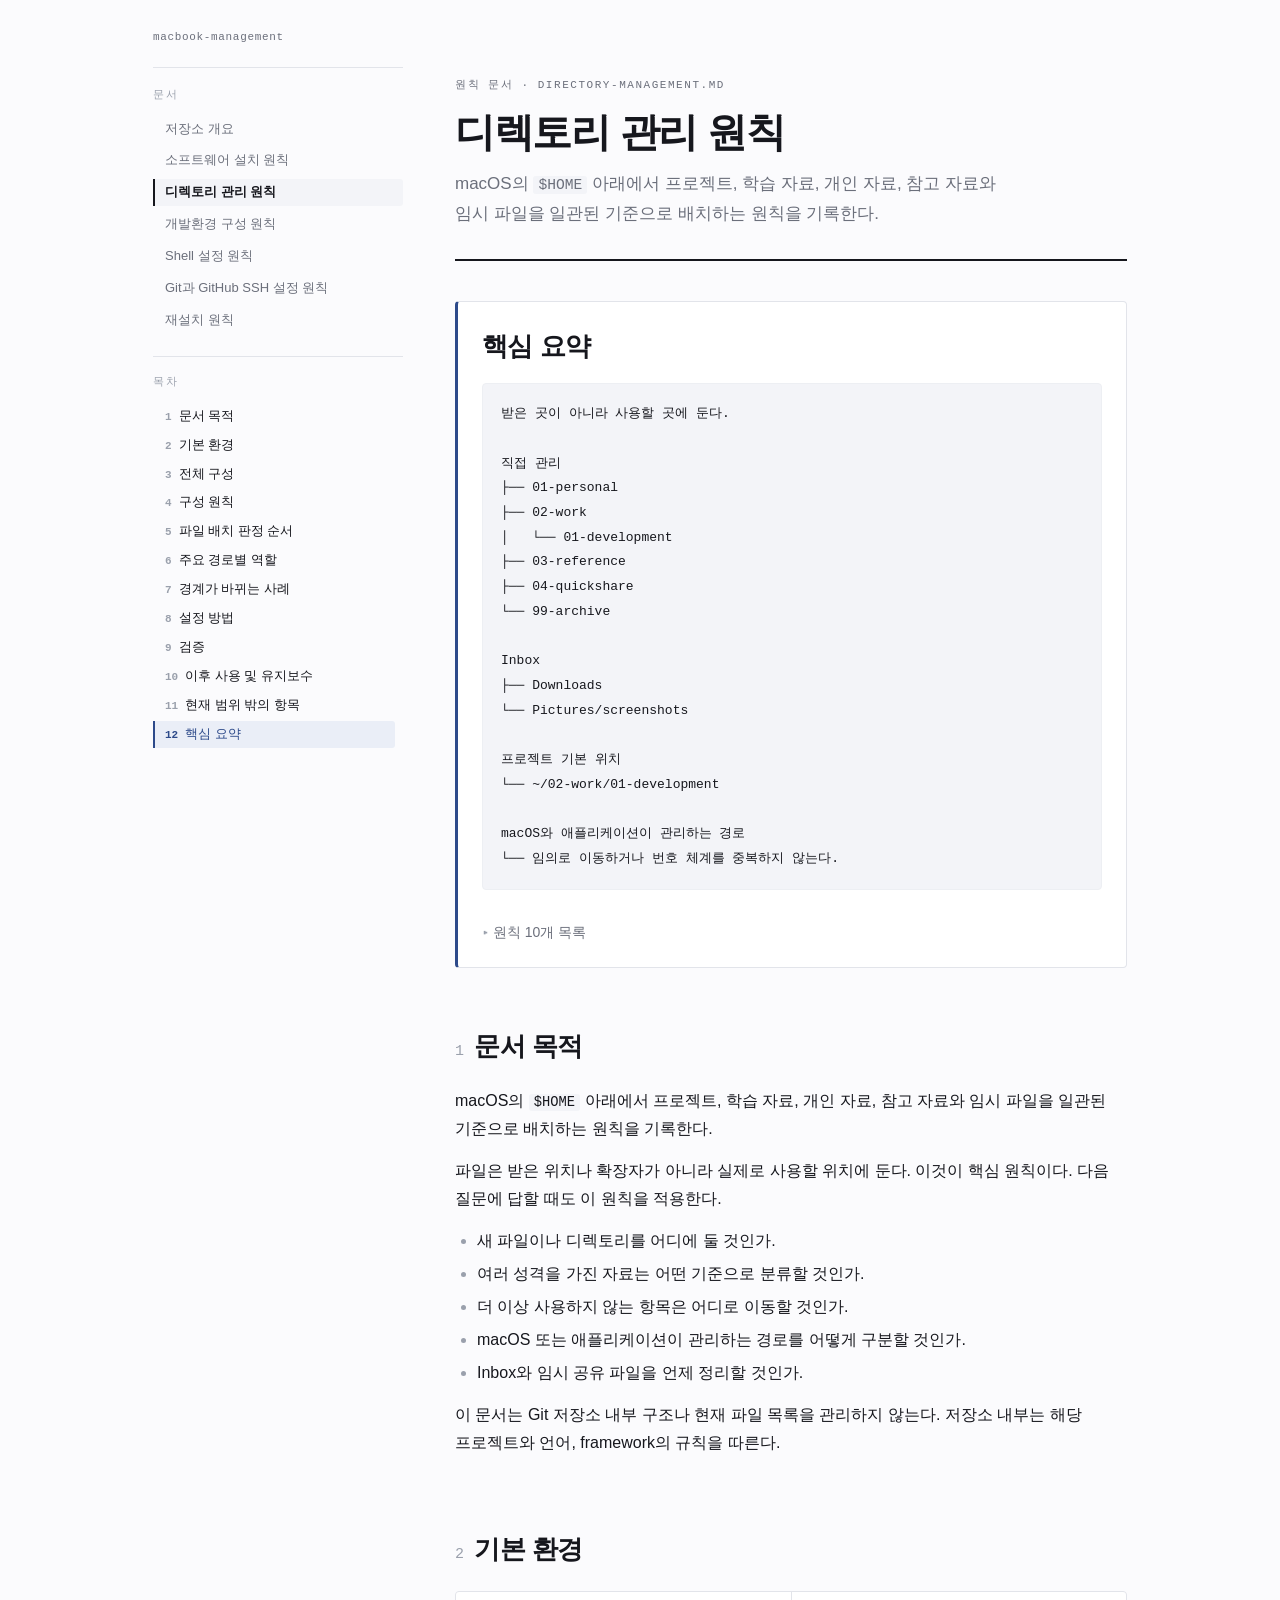
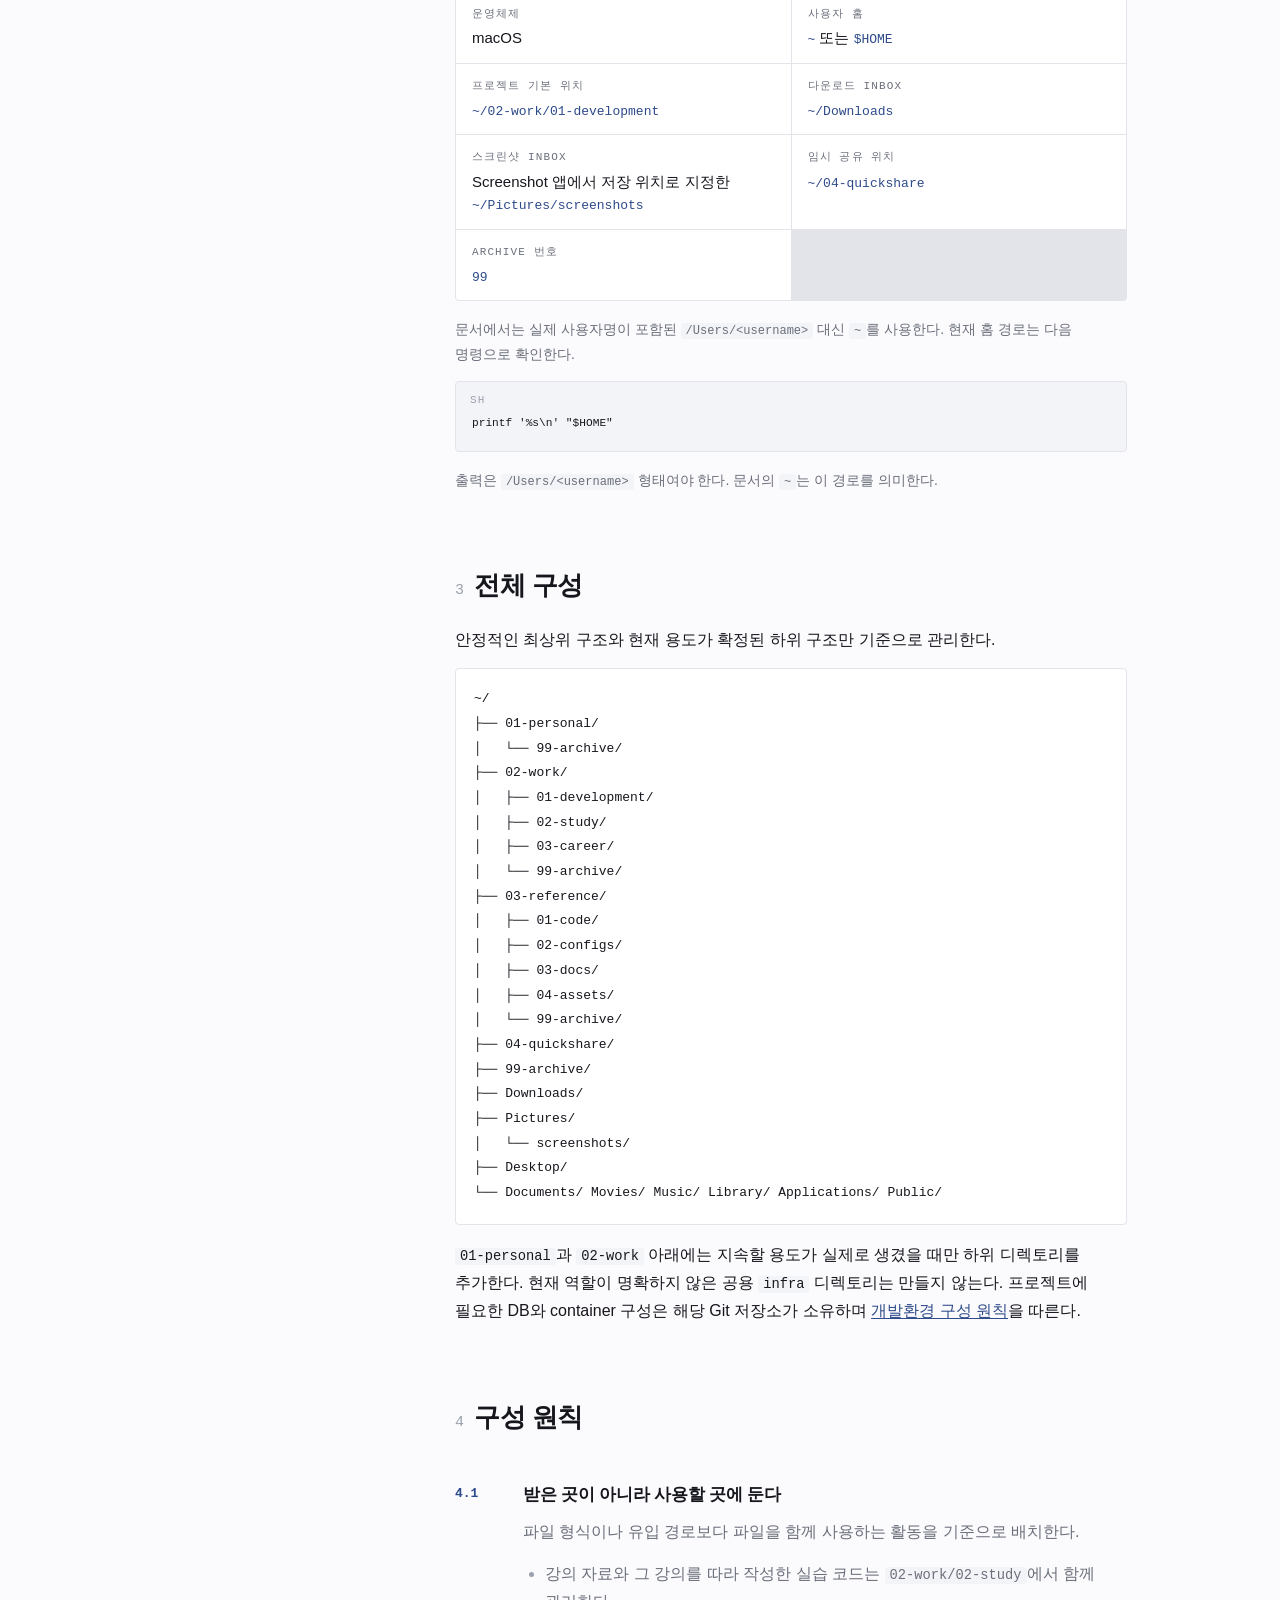
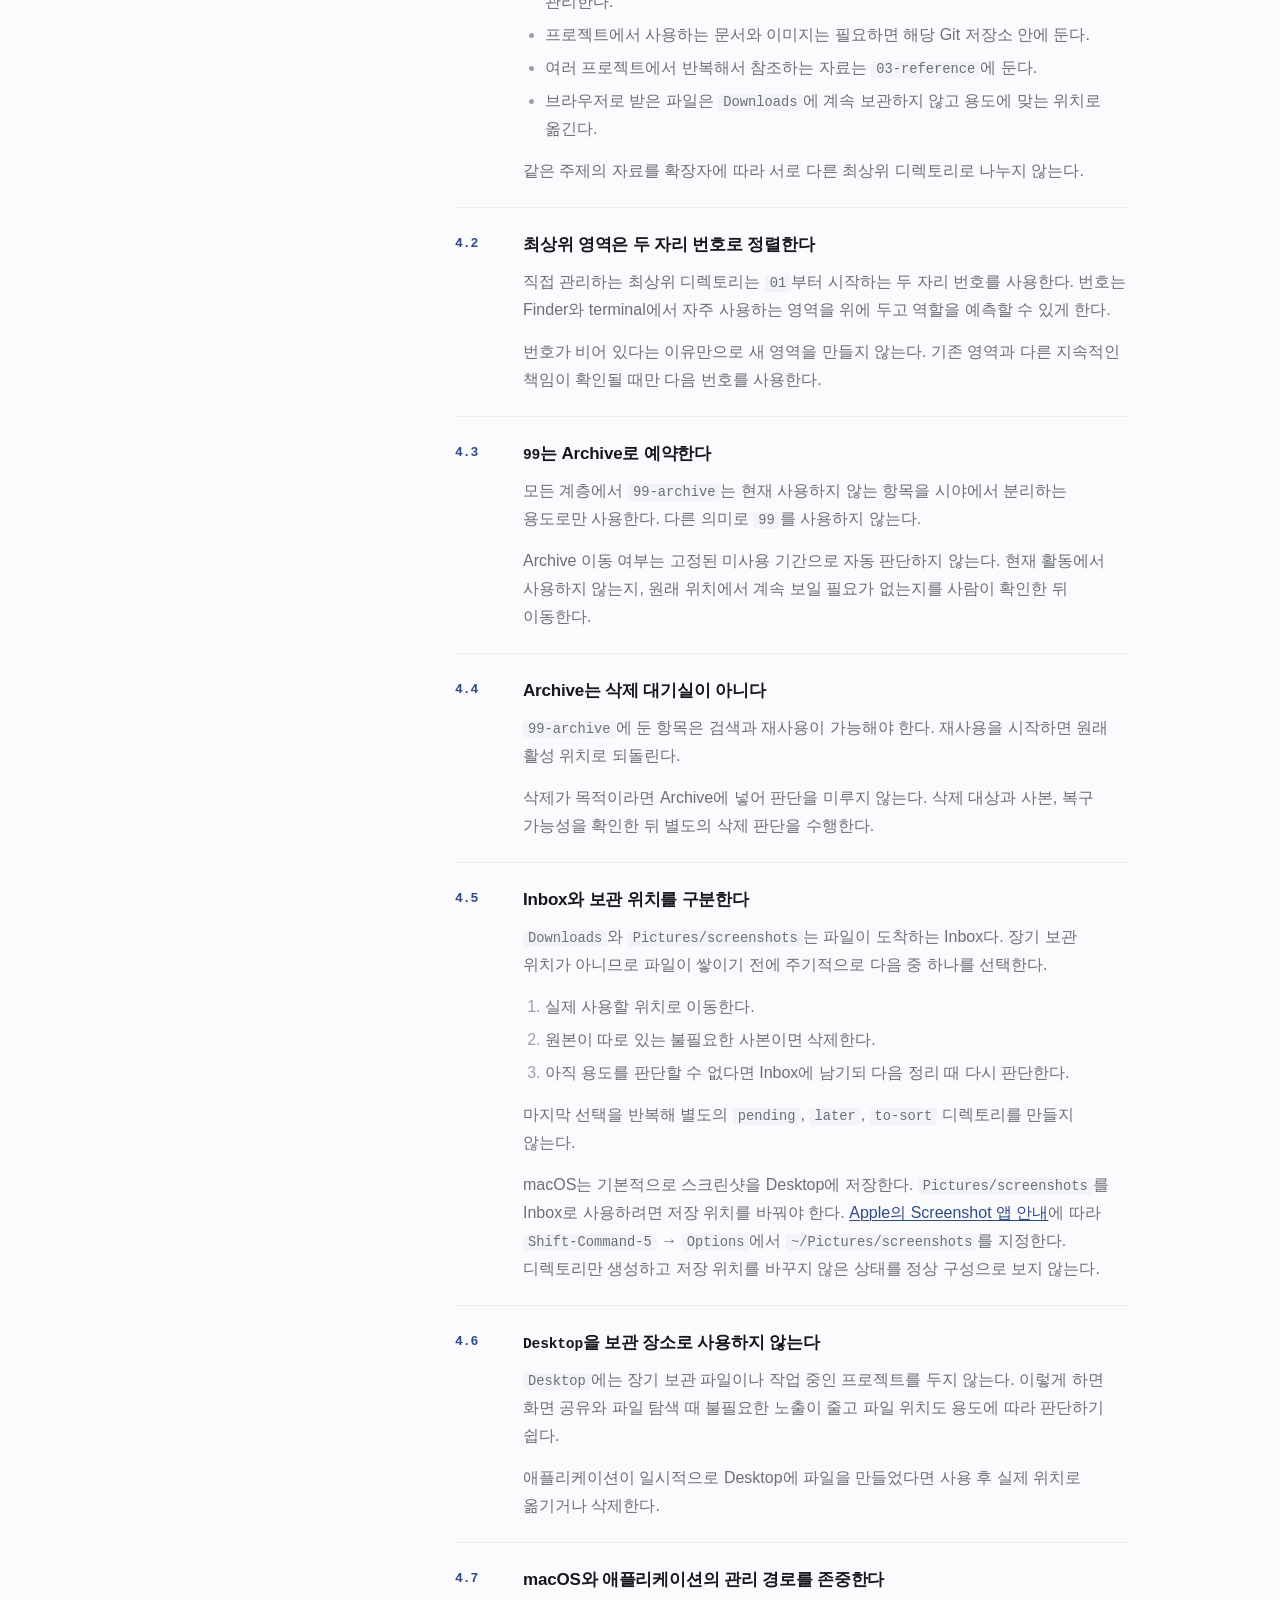
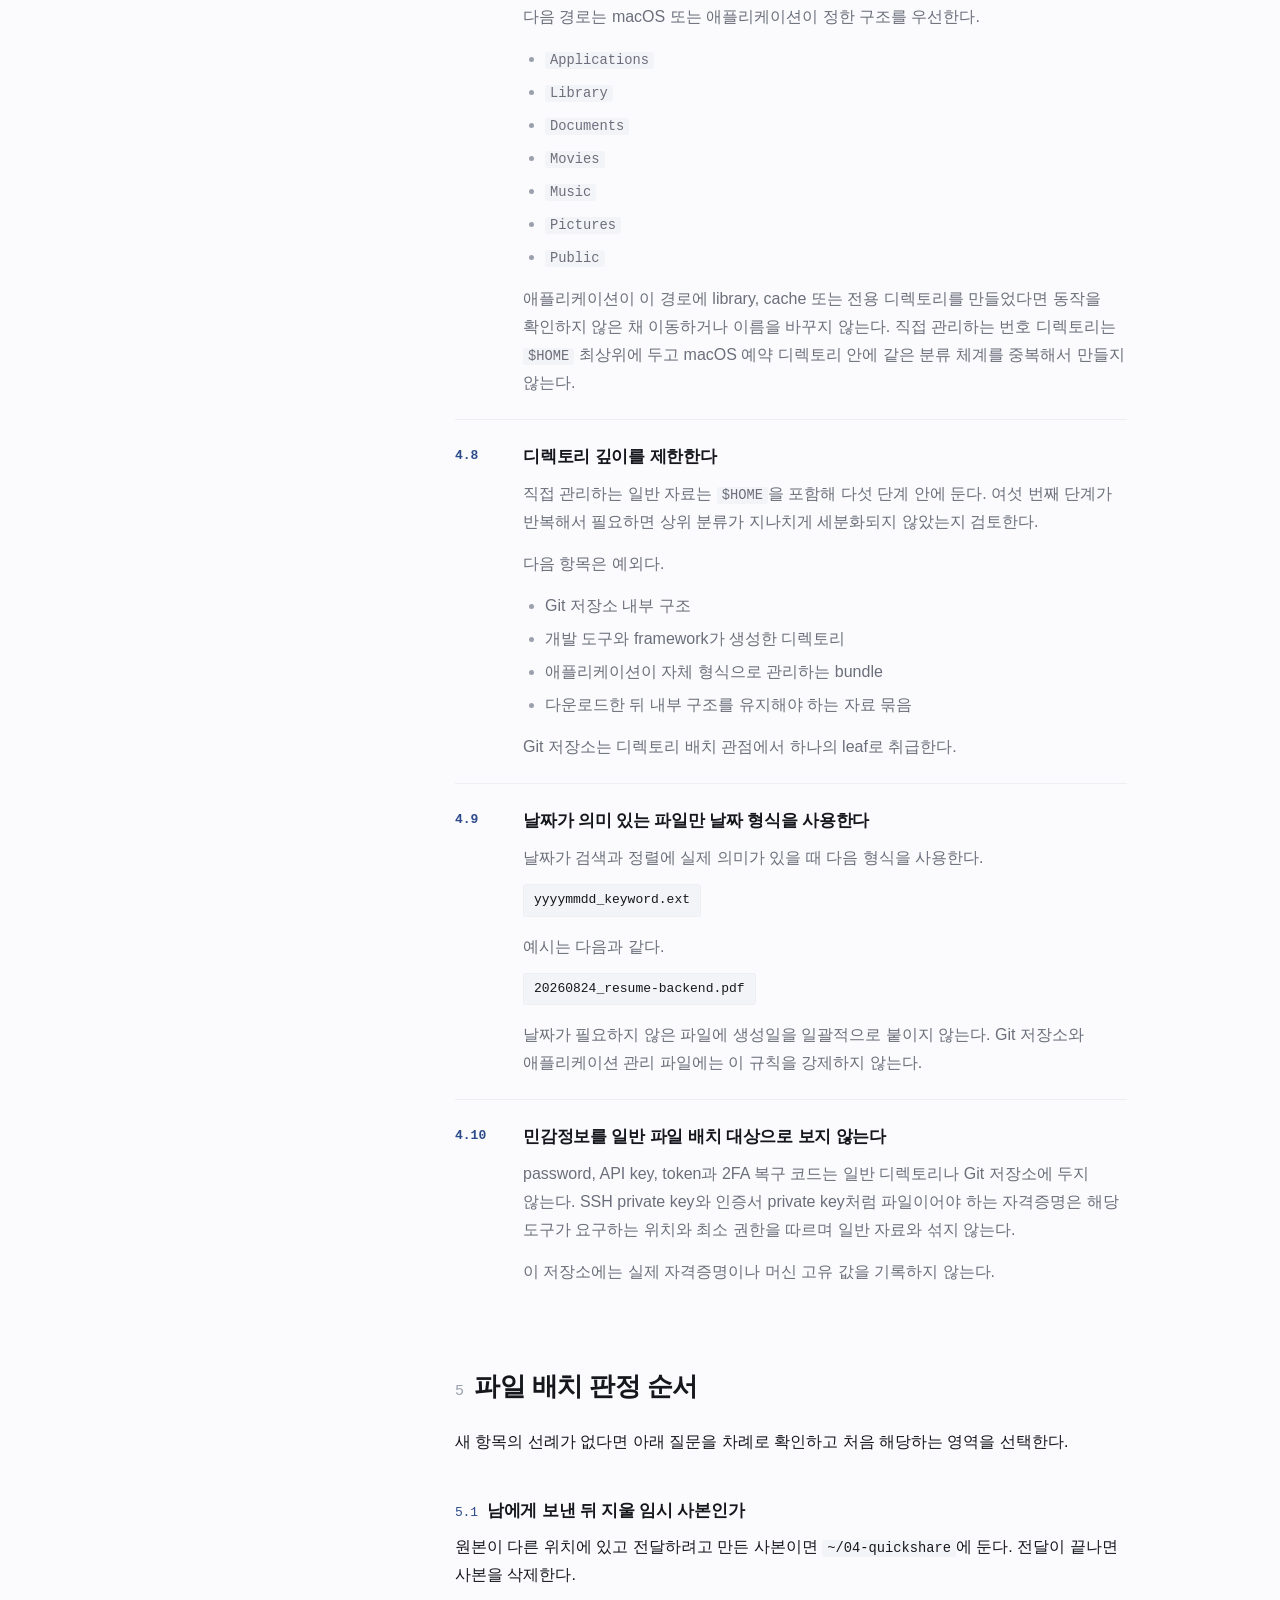
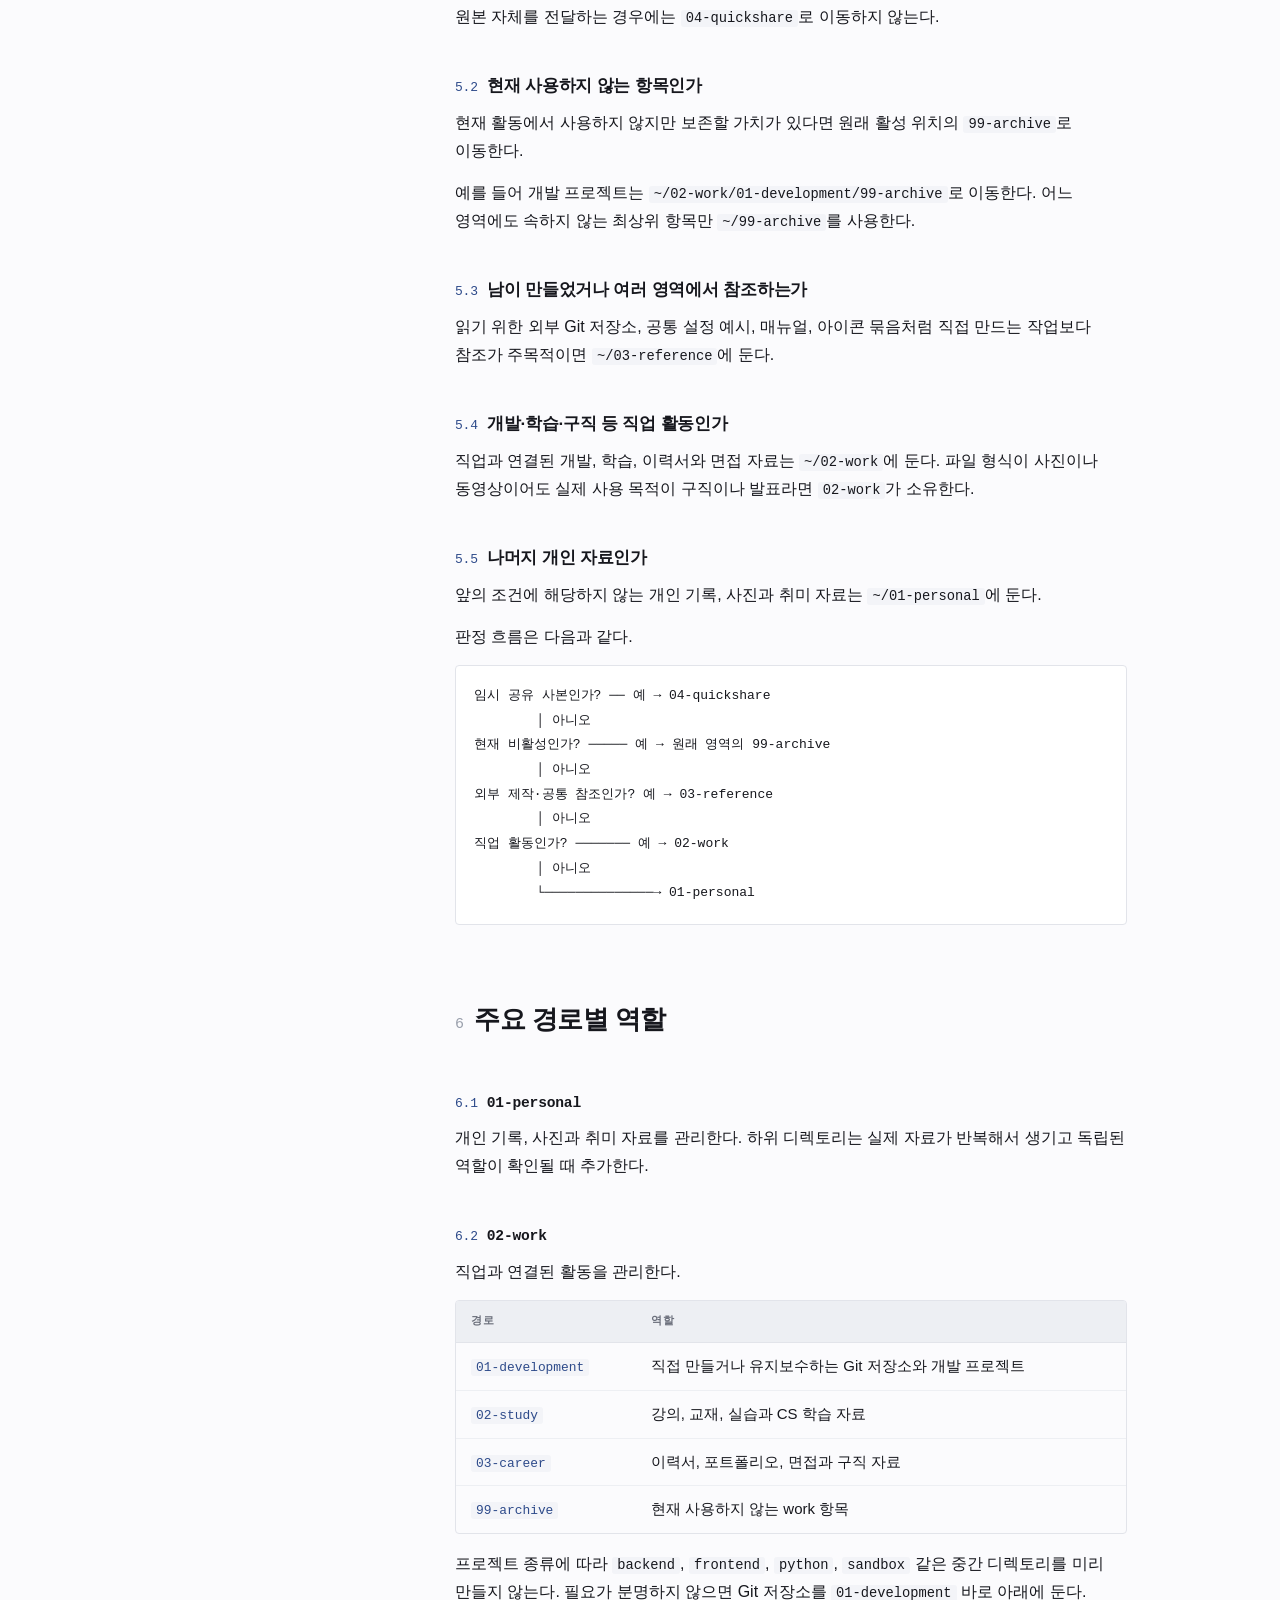
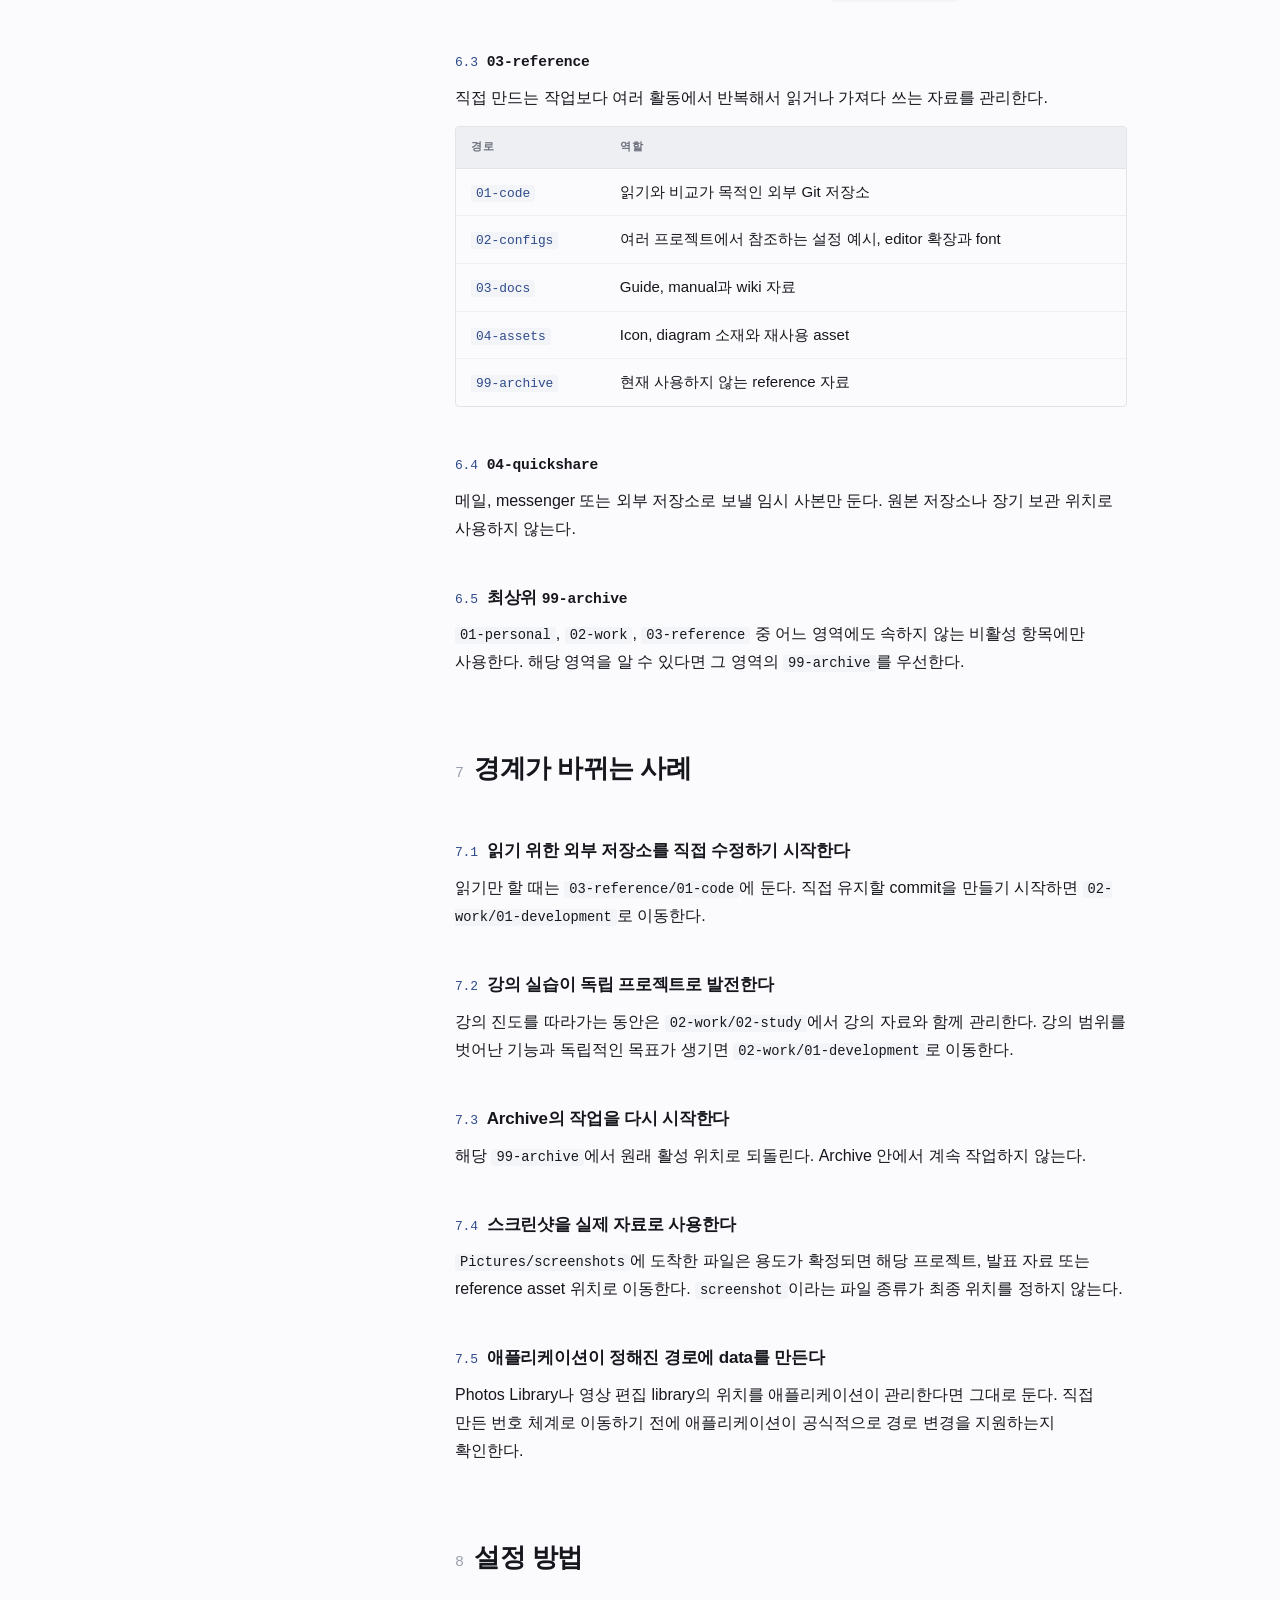
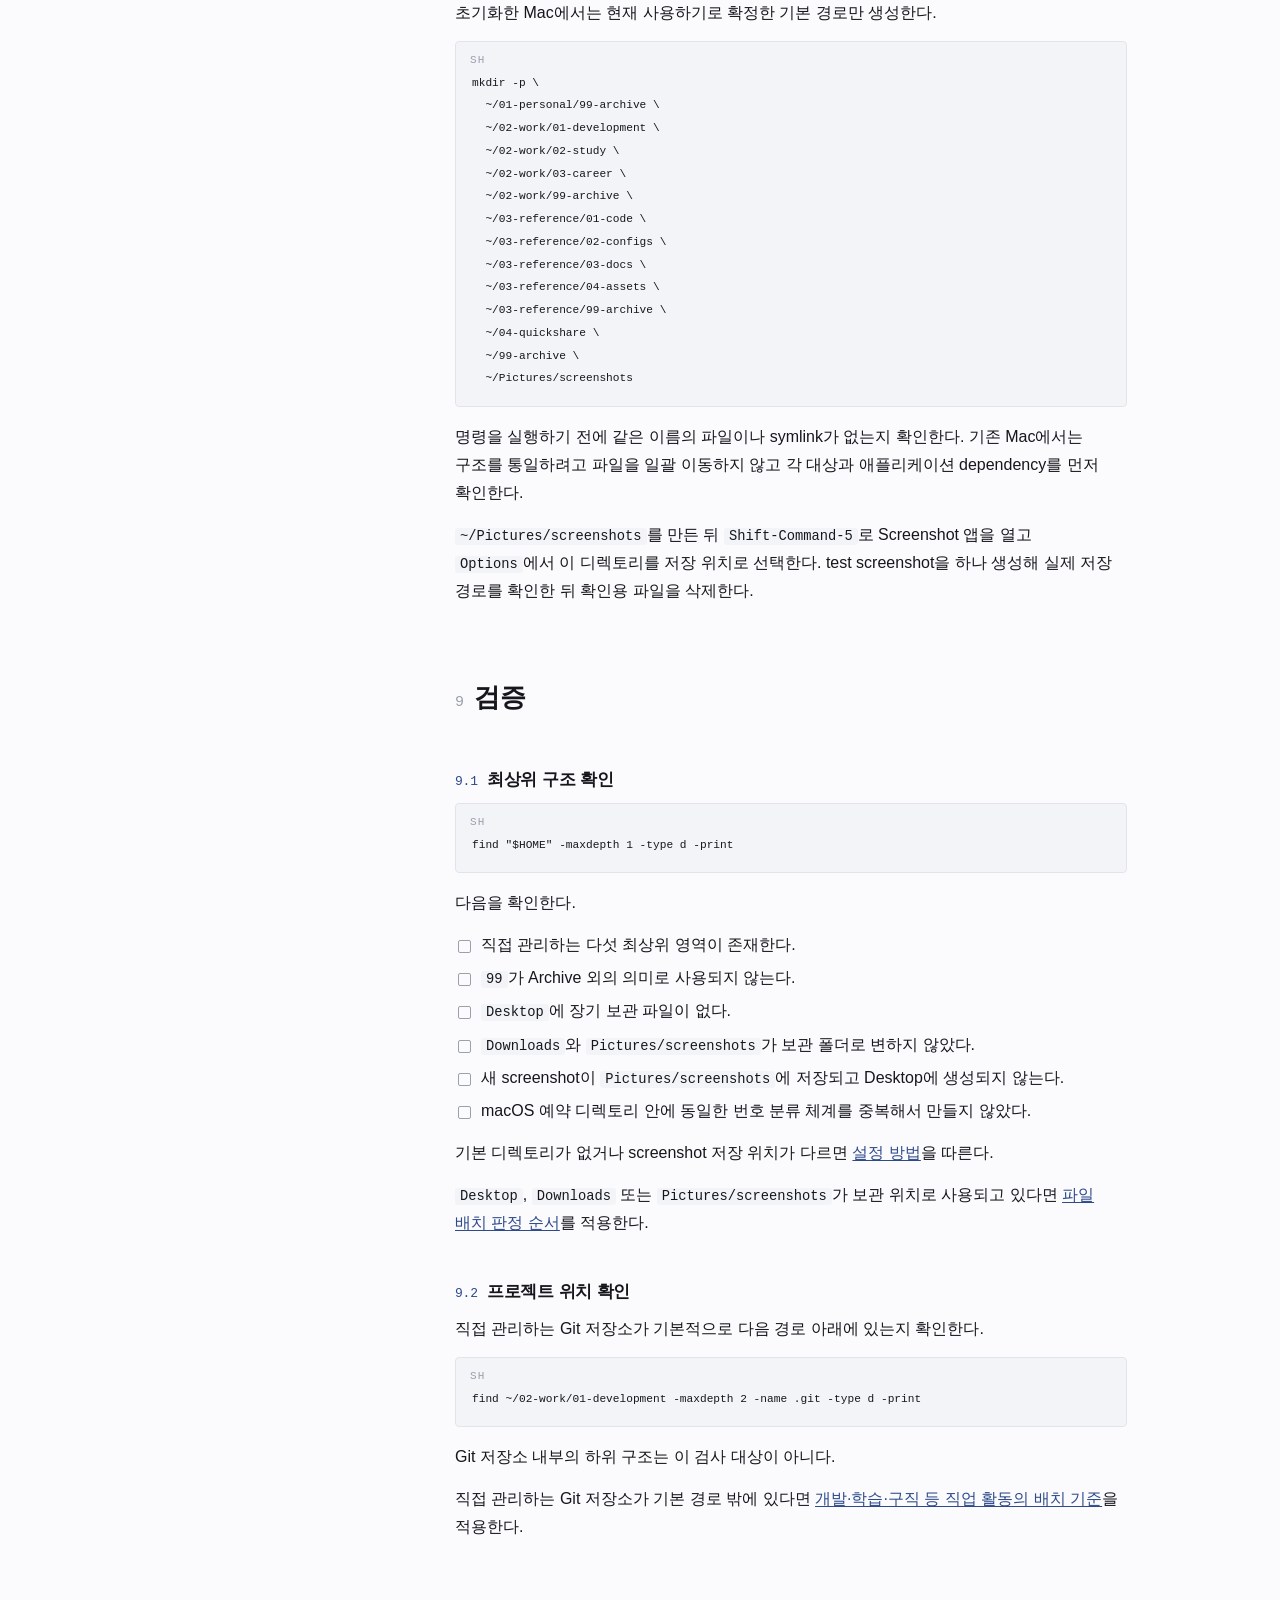
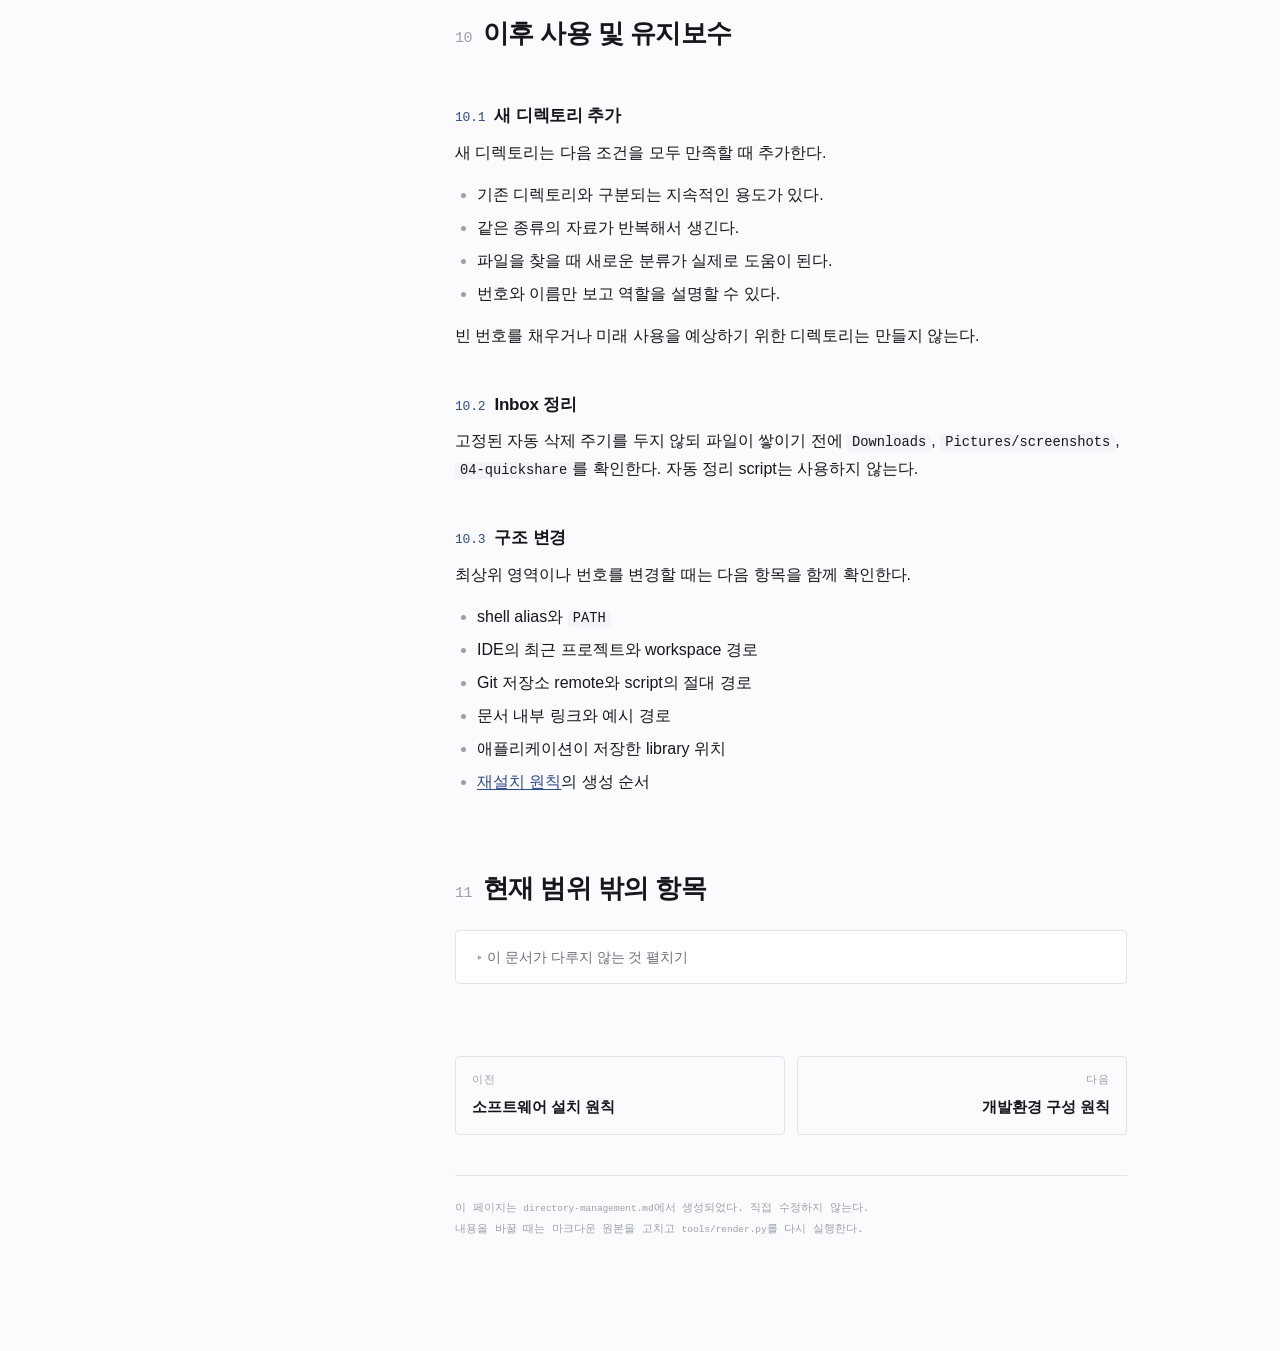
<file: docs/directory-management.html>
<!doctype html>
<html lang="ko"><head>
<meta charset="utf-8">
<meta name="viewport" content="width=device-width, initial-scale=1">
<title>디렉토리 관리 원칙 · macbook-management</title>
<link rel="stylesheet" href="assets/style.css">
</head><body>
<a class="skip" href="#main">본문으로</a>
<div class="shell">
<aside class="side">
  <a class="home" href="index.html">macbook-management</a>
  <nav class="docnav"><div class="toc-h">문서</div><ul><li><a href="index.html">저장소 개요</a></li><li><a href="software-installation.html">소프트웨어 설치 원칙</a></li><li><a href="directory-management.html" class="cur" aria-current="page">디렉토리 관리 원칙</a></li><li><a href="development-environment.html">개발환경 구성 원칙</a></li><li><a href="shell-configuration.html">Shell 설정 원칙</a></li><li><a href="git-and-ssh.html">Git과 GitHub SSH 설정 원칙</a></li><li><a href="reinstallation.html">재설치 원칙</a></li></ul></nav>
  <nav class="toc"><div class="toc-h">목차</div><ul><li><a class="l2" href="#1-문서-목적"><span class="n">1</span>문서 목적</a></li><li><a class="l2" href="#2-기본-환경"><span class="n">2</span>기본 환경</a></li><li><a class="l2" href="#3-전체-구성"><span class="n">3</span>전체 구성</a></li><li><a class="l2" href="#4-구성-원칙"><span class="n">4</span>구성 원칙</a><ul><li><a href="#41-받은-곳이-아니라-사용할-곳에-둔다">받은 곳이 아니라 사용할 곳에 둔다</a></li><li><a href="#42-최상위-영역은-두-자리-번호로-정렬한다">최상위 영역은 두 자리 번호로 정렬한다</a></li><li><a href="#43-99는-archive로-예약한다"><code>99</code>는 Archive로 예약한다</a></li><li><a href="#44-archive는-삭제-대기실이-아니다">Archive는 삭제 대기실이 아니다</a></li><li><a href="#45-inbox와-보관-위치를-구분한다">Inbox와 보관 위치를 구분한다</a></li><li><a href="#46-desktop을-보관-장소로-사용하지-않는다"><code>Desktop</code>을 보관 장소로 사용하지 않는다</a></li><li><a href="#47-macos와-애플리케이션의-관리-경로를-존중한다">macOS와 애플리케이션의 관리 경로를 존중한다</a></li><li><a href="#48-디렉토리-깊이를-제한한다">디렉토리 깊이를 제한한다</a></li><li><a href="#49-날짜가-의미-있는-파일만-날짜-형식을-사용한다">날짜가 의미 있는 파일만 날짜 형식을 사용한다</a></li><li><a href="#410-민감정보를-일반-파일-배치-대상으로-보지-않는다">민감정보를 일반 파일 배치 대상으로 보지 않는다</a></li></ul></li><li><a class="l2" href="#5-파일-배치-판정-순서"><span class="n">5</span>파일 배치 판정 순서</a><ul><li><a href="#51-남에게-보낸-뒤-지울-임시-사본인가">남에게 보낸 뒤 지울 임시 사본인가</a></li><li><a href="#52-현재-사용하지-않는-항목인가">현재 사용하지 않는 항목인가</a></li><li><a href="#53-남이-만들었거나-여러-영역에서-참조하는가">남이 만들었거나 여러 영역에서 참조하는가</a></li><li><a href="#54-개발학습구직-등-직업-활동인가">개발·학습·구직 등 직업 활동인가</a></li><li><a href="#55-나머지-개인-자료인가">나머지 개인 자료인가</a></li></ul></li><li><a class="l2" href="#6-주요-경로별-역할"><span class="n">6</span>주요 경로별 역할</a><ul><li><a href="#61-01-personal"><code>01-personal</code></a></li><li><a href="#62-02-work"><code>02-work</code></a></li><li><a href="#63-03-reference"><code>03-reference</code></a></li><li><a href="#64-04-quickshare"><code>04-quickshare</code></a></li><li><a href="#65-최상위-99-archive">최상위 <code>99-archive</code></a></li></ul></li><li><a class="l2" href="#7-경계가-바뀌는-사례"><span class="n">7</span>경계가 바뀌는 사례</a><ul><li><a href="#71-읽기-위한-외부-저장소를-직접-수정하기-시작한다">읽기 위한 외부 저장소를 직접 수정하기 시작한다</a></li><li><a href="#72-강의-실습이-독립-프로젝트로-발전한다">강의 실습이 독립 프로젝트로 발전한다</a></li><li><a href="#73-archive의-작업을-다시-시작한다">Archive의 작업을 다시 시작한다</a></li><li><a href="#74-스크린샷을-실제-자료로-사용한다">스크린샷을 실제 자료로 사용한다</a></li><li><a href="#75-애플리케이션이-정해진-경로에-data를-만든다">애플리케이션이 정해진 경로에 data를 만든다</a></li></ul></li><li><a class="l2" href="#8-설정-방법"><span class="n">8</span>설정 방법</a></li><li><a class="l2" href="#9-검증"><span class="n">9</span>검증</a><ul><li><a href="#91-최상위-구조-확인">최상위 구조 확인</a></li><li><a href="#92-프로젝트-위치-확인">프로젝트 위치 확인</a></li></ul></li><li><a class="l2" href="#10-이후-사용-및-유지보수"><span class="n">10</span>이후 사용 및 유지보수</a><ul><li><a href="#101-새-디렉토리-추가">새 디렉토리 추가</a></li><li><a href="#102-inbox-정리">Inbox 정리</a></li><li><a href="#103-구조-변경">구조 변경</a></li></ul></li><li><a class="l2" href="#11-현재-범위-밖의-항목"><span class="n">11</span>현재 범위 밖의 항목</a></li><li><a class="l2" href="#12-핵심-요약"><span class="n">12</span>핵심 요약</a></li></ul></nav>
</aside>
<main id="main">
<header>
  <div class="eyebrow">원칙 문서 · directory-management.md</div>
  <h1>디렉토리 관리 원칙</h1>
  <p class="standfirst">macOS의 <code>$HOME</code> 아래에서 프로젝트, 학습 자료, 개인 자료, 참고 자료와 임시 파일을 일관된 기준으로 배치하는 원칙을 기록한다.</p>
</header>
<div class="lifted"><section class="s-summary" id="12-핵심-요약"><h2><span class="n">12</span>핵심 요약</h2><div class="map"><pre>받은 곳이 아니라 사용할 곳에 둔다.

직접 관리
├── 01-personal
├── 02-work
│   └── 01-development
├── 03-reference
├── 04-quickshare
└── 99-archive

Inbox
├── Downloads
└── Pictures/screenshots

프로젝트 기본 위치
└── ~/02-work/01-development

macOS와 애플리케이션이 관리하는 경로
└── 임의로 이동하거나 번호 체계를 중복하지 않는다.</pre></div>
<details class="rules-fold"><summary>원칙 10개 목록</summary><ul><li><a href="#41-받은-곳이-아니라-사용할-곳에-둔다">받은 곳이 아니라 사용할 곳에 둔다</a></li><li><a href="#42-최상위-영역은-두-자리-번호로-정렬한다">최상위 영역은 두 자리 번호로 정렬한다</a></li><li><a href="#43-99는-archive로-예약한다"><code>99</code>는 Archive로 예약한다</a></li><li><a href="#44-archive는-삭제-대기실이-아니다">Archive는 삭제 대기실이 아니다</a></li><li><a href="#45-inbox와-보관-위치를-구분한다">Inbox와 보관 위치를 구분한다</a></li><li><a href="#46-desktop을-보관-장소로-사용하지-않는다"><code>Desktop</code>을 보관 장소로 사용하지 않는다</a></li><li><a href="#47-macos와-애플리케이션의-관리-경로를-존중한다">macOS와 애플리케이션의 관리 경로를 존중한다</a></li><li><a href="#48-디렉토리-깊이를-제한한다">디렉토리 깊이를 제한한다</a></li><li><a href="#49-날짜가-의미-있는-파일만-날짜-형식을-사용한다">날짜가 의미 있는 파일만 날짜 형식을 사용한다</a></li><li><a href="#410-민감정보를-일반-파일-배치-대상으로-보지-않는다">민감정보를 일반 파일 배치 대상으로 보지 않는다</a></li></ul></details></section></div>
<section class="s-purpose" id="1-문서-목적"><h2><span class="n">1</span>문서 목적</h2><p>macOS의 <code>$HOME</code> 아래에서 프로젝트, 학습 자료, 개인 자료, 참고 자료와 임시 파일을 일관된 기준으로 배치하는 원칙을 기록한다.</p>
<p>파일은 받은 위치나 확장자가 아니라 실제로 사용할 위치에 둔다. 이것이 핵심 원칙이다. 다음 질문에 답할 때도 이 원칙을 적용한다.</p>
<ul><li>새 파일이나 디렉토리를 어디에 둘 것인가.</li><li>여러 성격을 가진 자료는 어떤 기준으로 분류할 것인가.</li><li>더 이상 사용하지 않는 항목은 어디로 이동할 것인가.</li><li>macOS 또는 애플리케이션이 관리하는 경로를 어떻게 구분할 것인가.</li><li>Inbox와 임시 공유 파일을 언제 정리할 것인가.</li></ul>
<p>이 문서는 Git 저장소 내부 구조나 현재 파일 목록을 관리하지 않는다. 저장소 내부는 해당 프로젝트와 언어, framework의 규칙을 따른다.</p></section>
<section class="s-env" id="2-기본-환경"><h2><span class="n">2</span>기본 환경</h2><dl class="specs"><div class="spec"><dt>운영체제</dt><dd>macOS</dd></div><div class="spec"><dt>사용자 홈</dt><dd><code>~</code> 또는 <code>$HOME</code></dd></div><div class="spec"><dt>프로젝트 기본 위치</dt><dd><code>~/02-work/01-development</code></dd></div><div class="spec"><dt>다운로드 Inbox</dt><dd><code>~/Downloads</code></dd></div><div class="spec"><dt>스크린샷 Inbox</dt><dd>Screenshot 앱에서 저장 위치로 지정한 <code>~/Pictures/screenshots</code></dd></div><div class="spec"><dt>임시 공유 위치</dt><dd><code>~/04-quickshare</code></dd></div><div class="spec"><dt>Archive 번호</dt><dd><code>99</code></dd></div></dl>
<p class="note">문서에서는 실제 사용자명이 포함된 <code>/Users/&lt;username&gt;</code> 대신 <code>~</code>를 사용한다. 현재 홈 경로는 다음 명령으로 확인한다.</p>
<div class="cmd"><span class="lang">sh</span><button class="copy" type="button" aria-label="명령 복사">복사</button><pre><code>printf '%s\n' "$HOME"</code></pre></div>
<p class="note">출력은 <code>/Users/&lt;username&gt;</code> 형태여야 한다. 문서의 <code>~</code>는 이 경로를 의미한다.</p></section>
<section class="s-structure" id="3-전체-구성"><h2><span class="n">3</span>전체 구성</h2><p>안정적인 최상위 구조와 현재 용도가 확정된 하위 구조만 기준으로 관리한다.</p>
<div class="map"><pre>~/
├── 01-personal/
│   └── 99-archive/
├── 02-work/
│   ├── 01-development/
│   ├── 02-study/
│   ├── 03-career/
│   └── 99-archive/
├── 03-reference/
│   ├── 01-code/
│   ├── 02-configs/
│   ├── 03-docs/
│   ├── 04-assets/
│   └── 99-archive/
├── 04-quickshare/
├── 99-archive/
├── Downloads/
├── Pictures/
│   └── screenshots/
├── Desktop/
└── Documents/ Movies/ Music/ Library/ Applications/ Public/</pre></div>
<p><code>01-personal</code>과 <code>02-work</code> 아래에는 지속할 용도가 실제로 생겼을 때만 하위 디렉토리를 추가한다. 현재 역할이 명확하지 않은 공용 <code>infra</code> 디렉토리는 만들지 않는다. 프로젝트에 필요한 DB와 container 구성은 해당 Git 저장소가 소유하며 <a href="development-environment.html">개발환경 구성 원칙</a>을 따른다.</p></section>
<section class="s-principles" id="4-구성-원칙"><h2><span class="n">4</span>구성 원칙</h2><article class="rule" id="41-받은-곳이-아니라-사용할-곳에-둔다"><div class="rule-n">4.1</div><div class="rule-b"><h3>받은 곳이 아니라 사용할 곳에 둔다</h3><p>파일 형식이나 유입 경로보다 파일을 함께 사용하는 활동을 기준으로 배치한다.</p>
<ul><li>강의 자료와 그 강의를 따라 작성한 실습 코드는 <code>02-work/02-study</code>에서 함께 관리한다.</li><li>프로젝트에서 사용하는 문서와 이미지는 필요하면 해당 Git 저장소 안에 둔다.</li><li>여러 프로젝트에서 반복해서 참조하는 자료는 <code>03-reference</code>에 둔다.</li><li>브라우저로 받은 파일은 <code>Downloads</code>에 계속 보관하지 않고 용도에 맞는 위치로 옮긴다.</li></ul>
<p>같은 주제의 자료를 확장자에 따라 서로 다른 최상위 디렉토리로 나누지 않는다.</p></div></article>
<article class="rule" id="42-최상위-영역은-두-자리-번호로-정렬한다"><div class="rule-n">4.2</div><div class="rule-b"><h3>최상위 영역은 두 자리 번호로 정렬한다</h3><p>직접 관리하는 최상위 디렉토리는 <code>01</code>부터 시작하는 두 자리 번호를 사용한다. 번호는 Finder와 terminal에서 자주 사용하는 영역을 위에 두고 역할을 예측할 수 있게 한다.</p>
<p>번호가 비어 있다는 이유만으로 새 영역을 만들지 않는다. 기존 영역과 다른 지속적인 책임이 확인될 때만 다음 번호를 사용한다.</p></div></article>
<article class="rule" id="43-99는-archive로-예약한다"><div class="rule-n">4.3</div><div class="rule-b"><h3><code>99</code>는 Archive로 예약한다</h3><p>모든 계층에서 <code>99-archive</code>는 현재 사용하지 않는 항목을 시야에서 분리하는 용도로만 사용한다. 다른 의미로 <code>99</code>를 사용하지 않는다.</p>
<p>Archive 이동 여부는 고정된 미사용 기간으로 자동 판단하지 않는다. 현재 활동에서 사용하지 않는지, 원래 위치에서 계속 보일 필요가 없는지를 사람이 확인한 뒤 이동한다.</p></div></article>
<article class="rule" id="44-archive는-삭제-대기실이-아니다"><div class="rule-n">4.4</div><div class="rule-b"><h3>Archive는 삭제 대기실이 아니다</h3><p><code>99-archive</code>에 둔 항목은 검색과 재사용이 가능해야 한다. 재사용을 시작하면 원래 활성 위치로 되돌린다.</p>
<p>삭제가 목적이라면 Archive에 넣어 판단을 미루지 않는다. 삭제 대상과 사본, 복구 가능성을 확인한 뒤 별도의 삭제 판단을 수행한다.</p></div></article>
<article class="rule" id="45-inbox와-보관-위치를-구분한다"><div class="rule-n">4.5</div><div class="rule-b"><h3>Inbox와 보관 위치를 구분한다</h3><p><code>Downloads</code>와 <code>Pictures/screenshots</code>는 파일이 도착하는 Inbox다. 장기 보관 위치가 아니므로 파일이 쌓이기 전에 주기적으로 다음 중 하나를 선택한다.</p>
<ol><li>실제 사용할 위치로 이동한다.</li><li>원본이 따로 있는 불필요한 사본이면 삭제한다.</li><li>아직 용도를 판단할 수 없다면 Inbox에 남기되 다음 정리 때 다시 판단한다.</li></ol>
<p>마지막 선택을 반복해 별도의 <code>pending</code>, <code>later</code>, <code>to-sort</code> 디렉토리를 만들지 않는다.</p>
<p>macOS는 기본적으로 스크린샷을 Desktop에 저장한다. <code>Pictures/screenshots</code>를 Inbox로 사용하려면 저장 위치를 바꿔야 한다. <a href="https://support.apple.com/en-us/102646">Apple의 Screenshot 앱 안내</a>에 따라 <code>Shift-Command-5</code> → <code>Options</code>에서 <code>~/Pictures/screenshots</code>를 지정한다. 디렉토리만 생성하고 저장 위치를 바꾸지 않은 상태를 정상 구성으로 보지 않는다.</p></div></article>
<article class="rule" id="46-desktop을-보관-장소로-사용하지-않는다"><div class="rule-n">4.6</div><div class="rule-b"><h3><code>Desktop</code>을 보관 장소로 사용하지 않는다</h3><p><code>Desktop</code>에는 장기 보관 파일이나 작업 중인 프로젝트를 두지 않는다. 이렇게 하면 화면 공유와 파일 탐색 때 불필요한 노출이 줄고 파일 위치도 용도에 따라 판단하기 쉽다.</p>
<p>애플리케이션이 일시적으로 Desktop에 파일을 만들었다면 사용 후 실제 위치로 옮기거나 삭제한다.</p></div></article>
<article class="rule" id="47-macos와-애플리케이션의-관리-경로를-존중한다"><div class="rule-n">4.7</div><div class="rule-b"><h3>macOS와 애플리케이션의 관리 경로를 존중한다</h3><p>다음 경로는 macOS 또는 애플리케이션이 정한 구조를 우선한다.</p>
<ul><li><code>Applications</code></li><li><code>Library</code></li><li><code>Documents</code></li><li><code>Movies</code></li><li><code>Music</code></li><li><code>Pictures</code></li><li><code>Public</code></li></ul>
<p>애플리케이션이 이 경로에 library, cache 또는 전용 디렉토리를 만들었다면 동작을 확인하지 않은 채 이동하거나 이름을 바꾸지 않는다. 직접 관리하는 번호 디렉토리는 <code>$HOME</code> 최상위에 두고 macOS 예약 디렉토리 안에 같은 분류 체계를 중복해서 만들지 않는다.</p></div></article>
<article class="rule" id="48-디렉토리-깊이를-제한한다"><div class="rule-n">4.8</div><div class="rule-b"><h3>디렉토리 깊이를 제한한다</h3><p>직접 관리하는 일반 자료는 <code>$HOME</code>을 포함해 다섯 단계 안에 둔다. 여섯 번째 단계가 반복해서 필요하면 상위 분류가 지나치게 세분화되지 않았는지 검토한다.</p>
<p>다음 항목은 예외다.</p>
<ul><li>Git 저장소 내부 구조</li><li>개발 도구와 framework가 생성한 디렉토리</li><li>애플리케이션이 자체 형식으로 관리하는 bundle</li><li>다운로드한 뒤 내부 구조를 유지해야 하는 자료 묶음</li></ul>
<p>Git 저장소는 디렉토리 배치 관점에서 하나의 leaf로 취급한다.</p></div></article>
<article class="rule" id="49-날짜가-의미-있는-파일만-날짜-형식을-사용한다"><div class="rule-n">4.9</div><div class="rule-b"><h3>날짜가 의미 있는 파일만 날짜 형식을 사용한다</h3><p>날짜가 검색과 정렬에 실제 의미가 있을 때 다음 형식을 사용한다.</p>
<p class="oneline"><code>yyyymmdd_keyword.ext</code></p>
<p>예시는 다음과 같다.</p>
<p class="oneline"><code>20260824_resume-backend.pdf</code></p>
<p>날짜가 필요하지 않은 파일에 생성일을 일괄적으로 붙이지 않는다. Git 저장소와 애플리케이션 관리 파일에는 이 규칙을 강제하지 않는다.</p></div></article>
<article class="rule" id="410-민감정보를-일반-파일-배치-대상으로-보지-않는다"><div class="rule-n">4.10</div><div class="rule-b"><h3>민감정보를 일반 파일 배치 대상으로 보지 않는다</h3><p>password, API key, token과 2FA 복구 코드는 일반 디렉토리나 Git 저장소에 두지 않는다. SSH private key와 인증서 private key처럼 파일이어야 하는 자격증명은 해당 도구가 요구하는 위치와 최소 권한을 따르며 일반 자료와 섞지 않는다.</p>
<p>이 저장소에는 실제 자격증명이나 머신 고유 값을 기록하지 않는다.</p></div></article></section>
<section class="s-other" id="5-파일-배치-판정-순서"><h2><span class="n">5</span>파일 배치 판정 순서</h2><p>새 항목의 선례가 없다면 아래 질문을 차례로 확인하고 처음 해당하는 영역을 선택한다.</p>
<div class="sub"><h3 id="51-남에게-보낸-뒤-지울-임시-사본인가"><span class="n">5.1</span>남에게 보낸 뒤 지울 임시 사본인가</h3><p>원본이 다른 위치에 있고 전달하려고 만든 사본이면 <code>~/04-quickshare</code>에 둔다. 전달이 끝나면 사본을 삭제한다.</p>
<p>원본 자체를 전달하는 경우에는 <code>04-quickshare</code>로 이동하지 않는다.</p></div>
<div class="sub"><h3 id="52-현재-사용하지-않는-항목인가"><span class="n">5.2</span>현재 사용하지 않는 항목인가</h3><p>현재 활동에서 사용하지 않지만 보존할 가치가 있다면 원래 활성 위치의 <code>99-archive</code>로 이동한다.</p>
<p>예를 들어 개발 프로젝트는 <code>~/02-work/01-development/99-archive</code>로 이동한다. 어느 영역에도 속하지 않는 최상위 항목만 <code>~/99-archive</code>를 사용한다.</p></div>
<div class="sub"><h3 id="53-남이-만들었거나-여러-영역에서-참조하는가"><span class="n">5.3</span>남이 만들었거나 여러 영역에서 참조하는가</h3><p>읽기 위한 외부 Git 저장소, 공통 설정 예시, 매뉴얼, 아이콘 묶음처럼 직접 만드는 작업보다 참조가 주목적이면 <code>~/03-reference</code>에 둔다.</p></div>
<div class="sub"><h3 id="54-개발학습구직-등-직업-활동인가"><span class="n">5.4</span>개발·학습·구직 등 직업 활동인가</h3><p>직업과 연결된 개발, 학습, 이력서와 면접 자료는 <code>~/02-work</code>에 둔다. 파일 형식이 사진이나 동영상이어도 실제 사용 목적이 구직이나 발표라면 <code>02-work</code>가 소유한다.</p></div>
<div class="sub"><h3 id="55-나머지-개인-자료인가"><span class="n">5.5</span>나머지 개인 자료인가</h3><p>앞의 조건에 해당하지 않는 개인 기록, 사진과 취미 자료는 <code>~/01-personal</code>에 둔다.</p>
<p>판정 흐름은 다음과 같다.</p>
<div class="map"><pre>임시 공유 사본인가? ── 예 → 04-quickshare
        │ 아니오
현재 비활성인가? ───── 예 → 원래 영역의 99-archive
        │ 아니오
외부 제작·공통 참조인가? 예 → 03-reference
        │ 아니오
직업 활동인가? ─────── 예 → 02-work
        │ 아니오
        └──────────────→ 01-personal</pre></div></div></section>
<section class="s-other" id="6-주요-경로별-역할"><h2><span class="n">6</span>주요 경로별 역할</h2><div class="sub"><h3 id="61-01-personal"><span class="n">6.1</span><code>01-personal</code></h3><p>개인 기록, 사진과 취미 자료를 관리한다. 하위 디렉토리는 실제 자료가 반복해서 생기고 독립된 역할이 확인될 때 추가한다.</p></div>
<div class="sub"><h3 id="62-02-work"><span class="n">6.2</span><code>02-work</code></h3><p>직업과 연결된 활동을 관리한다.</p>
<div class="table-scroll"><table><thead><tr><th>경로</th><th>역할</th></tr></thead><tbody><tr><td data-label="경로"><code>01-development</code></td><td data-label="역할">직접 만들거나 유지보수하는 Git 저장소와 개발 프로젝트</td></tr><tr><td data-label="경로"><code>02-study</code></td><td data-label="역할">강의, 교재, 실습과 CS 학습 자료</td></tr><tr><td data-label="경로"><code>03-career</code></td><td data-label="역할">이력서, 포트폴리오, 면접과 구직 자료</td></tr><tr><td data-label="경로"><code>99-archive</code></td><td data-label="역할">현재 사용하지 않는 work 항목</td></tr></tbody></table></div>
<p>프로젝트 종류에 따라 <code>backend</code>, <code>frontend</code>, <code>python</code>, <code>sandbox</code> 같은 중간 디렉토리를 미리 만들지 않는다. 필요가 분명하지 않으면 Git 저장소를 <code>01-development</code> 바로 아래에 둔다.</p></div>
<div class="sub"><h3 id="63-03-reference"><span class="n">6.3</span><code>03-reference</code></h3><p>직접 만드는 작업보다 여러 활동에서 반복해서 읽거나 가져다 쓰는 자료를 관리한다.</p>
<div class="table-scroll"><table><thead><tr><th>경로</th><th>역할</th></tr></thead><tbody><tr><td data-label="경로"><code>01-code</code></td><td data-label="역할">읽기와 비교가 목적인 외부 Git 저장소</td></tr><tr><td data-label="경로"><code>02-configs</code></td><td data-label="역할">여러 프로젝트에서 참조하는 설정 예시, editor 확장과 font</td></tr><tr><td data-label="경로"><code>03-docs</code></td><td data-label="역할">Guide, manual과 wiki 자료</td></tr><tr><td data-label="경로"><code>04-assets</code></td><td data-label="역할">Icon, diagram 소재와 재사용 asset</td></tr><tr><td data-label="경로"><code>99-archive</code></td><td data-label="역할">현재 사용하지 않는 reference 자료</td></tr></tbody></table></div></div>
<div class="sub"><h3 id="64-04-quickshare"><span class="n">6.4</span><code>04-quickshare</code></h3><p>메일, messenger 또는 외부 저장소로 보낼 임시 사본만 둔다. 원본 저장소나 장기 보관 위치로 사용하지 않는다.</p></div>
<div class="sub"><h3 id="65-최상위-99-archive"><span class="n">6.5</span>최상위 <code>99-archive</code></h3><p><code>01-personal</code>, <code>02-work</code>, <code>03-reference</code> 중 어느 영역에도 속하지 않는 비활성 항목에만 사용한다. 해당 영역을 알 수 있다면 그 영역의 <code>99-archive</code>를 우선한다.</p></div></section>
<section class="s-other" id="7-경계가-바뀌는-사례"><h2><span class="n">7</span>경계가 바뀌는 사례</h2><div class="sub"><h3 id="71-읽기-위한-외부-저장소를-직접-수정하기-시작한다"><span class="n">7.1</span>읽기 위한 외부 저장소를 직접 수정하기 시작한다</h3><p>읽기만 할 때는 <code>03-reference/01-code</code>에 둔다. 직접 유지할 commit을 만들기 시작하면 <code>02-work/01-development</code>로 이동한다.</p></div>
<div class="sub"><h3 id="72-강의-실습이-독립-프로젝트로-발전한다"><span class="n">7.2</span>강의 실습이 독립 프로젝트로 발전한다</h3><p>강의 진도를 따라가는 동안은 <code>02-work/02-study</code>에서 강의 자료와 함께 관리한다. 강의 범위를 벗어난 기능과 독립적인 목표가 생기면 <code>02-work/01-development</code>로 이동한다.</p></div>
<div class="sub"><h3 id="73-archive의-작업을-다시-시작한다"><span class="n">7.3</span>Archive의 작업을 다시 시작한다</h3><p>해당 <code>99-archive</code>에서 원래 활성 위치로 되돌린다. Archive 안에서 계속 작업하지 않는다.</p></div>
<div class="sub"><h3 id="74-스크린샷을-실제-자료로-사용한다"><span class="n">7.4</span>스크린샷을 실제 자료로 사용한다</h3><p><code>Pictures/screenshots</code>에 도착한 파일은 용도가 확정되면 해당 프로젝트, 발표 자료 또는 reference asset 위치로 이동한다. <code>screenshot</code>이라는 파일 종류가 최종 위치를 정하지 않는다.</p></div>
<div class="sub"><h3 id="75-애플리케이션이-정해진-경로에-data를-만든다"><span class="n">7.5</span>애플리케이션이 정해진 경로에 data를 만든다</h3><p>Photos Library나 영상 편집 library의 위치를 애플리케이션이 관리한다면 그대로 둔다. 직접 만든 번호 체계로 이동하기 전에 애플리케이션이 공식적으로 경로 변경을 지원하는지 확인한다.</p></div></section>
<section class="s-setup" id="8-설정-방법"><h2><span class="n">8</span>설정 방법</h2><p>초기화한 Mac에서는 현재 사용하기로 확정한 기본 경로만 생성한다.</p>
<div class="cmd"><span class="lang">sh</span><button class="copy" type="button" aria-label="명령 복사">복사</button><pre><code>mkdir -p \
  ~/01-personal/99-archive \
  ~/02-work/01-development \
  ~/02-work/02-study \
  ~/02-work/03-career \
  ~/02-work/99-archive \
  ~/03-reference/01-code \
  ~/03-reference/02-configs \
  ~/03-reference/03-docs \
  ~/03-reference/04-assets \
  ~/03-reference/99-archive \
  ~/04-quickshare \
  ~/99-archive \
  ~/Pictures/screenshots</code></pre></div>
<p>명령을 실행하기 전에 같은 이름의 파일이나 symlink가 없는지 확인한다. 기존 Mac에서는 구조를 통일하려고 파일을 일괄 이동하지 않고 각 대상과 애플리케이션 dependency를 먼저 확인한다.</p>
<p><code>~/Pictures/screenshots</code>를 만든 뒤 <code>Shift-Command-5</code>로 Screenshot 앱을 열고 <code>Options</code>에서 이 디렉토리를 저장 위치로 선택한다. test screenshot을 하나 생성해 실제 저장 경로를 확인한 뒤 확인용 파일을 삭제한다.</p></section>
<section class="s-verify" id="9-검증"><h2><span class="n">9</span>검증</h2><div class="sub"><h3 id="91-최상위-구조-확인"><span class="n">9.1</span>최상위 구조 확인</h3><div class="cmd"><span class="lang">sh</span><button class="copy" type="button" aria-label="명령 복사">복사</button><pre><code>find "$HOME" -maxdepth 1 -type d -print</code></pre></div>
<p>다음을 확인한다.</p>
<ul class="check"><li>직접 관리하는 다섯 최상위 영역이 존재한다.</li><li><code>99</code>가 Archive 외의 의미로 사용되지 않는다.</li><li><code>Desktop</code>에 장기 보관 파일이 없다.</li><li><code>Downloads</code>와 <code>Pictures/screenshots</code>가 보관 폴더로 변하지 않았다.</li><li>새 screenshot이 <code>Pictures/screenshots</code>에 저장되고 Desktop에 생성되지 않는다.</li><li>macOS 예약 디렉토리 안에 동일한 번호 분류 체계를 중복해서 만들지 않았다.</li></ul>
<p>기본 디렉토리가 없거나 screenshot 저장 위치가 다르면 <a href="#8-설정-방법">설정 방법</a>을 따른다.</p>
<p><code>Desktop</code>, <code>Downloads</code> 또는 <code>Pictures/screenshots</code>가 보관 위치로 사용되고 있다면 <a href="#5-파일-배치-판정-순서">파일 배치 판정 순서</a>를 적용한다.</p></div>
<div class="sub"><h3 id="92-프로젝트-위치-확인"><span class="n">9.2</span>프로젝트 위치 확인</h3><p>직접 관리하는 Git 저장소가 기본적으로 다음 경로 아래에 있는지 확인한다.</p>
<div class="cmd"><span class="lang">sh</span><button class="copy" type="button" aria-label="명령 복사">복사</button><pre><code>find ~/02-work/01-development -maxdepth 2 -name .git -type d -print</code></pre></div>
<p>Git 저장소 내부의 하위 구조는 이 검사 대상이 아니다.</p>
<p>직접 관리하는 Git 저장소가 기본 경로 밖에 있다면 <a href="#54-개발학습구직-등-직업-활동인가">개발·학습·구직 등 직업 활동의 배치 기준</a>을 적용한다.</p></div></section>
<section class="s-maintain" id="10-이후-사용-및-유지보수"><h2><span class="n">10</span>이후 사용 및 유지보수</h2><div class="sub"><h3 id="101-새-디렉토리-추가"><span class="n">10.1</span>새 디렉토리 추가</h3><p>새 디렉토리는 다음 조건을 모두 만족할 때 추가한다.</p>
<ul><li>기존 디렉토리와 구분되는 지속적인 용도가 있다.</li><li>같은 종류의 자료가 반복해서 생긴다.</li><li>파일을 찾을 때 새로운 분류가 실제로 도움이 된다.</li><li>번호와 이름만 보고 역할을 설명할 수 있다.</li></ul>
<p>빈 번호를 채우거나 미래 사용을 예상하기 위한 디렉토리는 만들지 않는다.</p></div>
<div class="sub"><h3 id="102-inbox-정리"><span class="n">10.2</span>Inbox 정리</h3><p>고정된 자동 삭제 주기를 두지 않되 파일이 쌓이기 전에 <code>Downloads</code>, <code>Pictures/screenshots</code>, <code>04-quickshare</code>를 확인한다. 자동 정리 script는 사용하지 않는다.</p></div>
<div class="sub"><h3 id="103-구조-변경"><span class="n">10.3</span>구조 변경</h3><p>최상위 영역이나 번호를 변경할 때는 다음 항목을 함께 확인한다.</p>
<ul><li>shell alias와 <code>PATH</code></li><li>IDE의 최근 프로젝트와 workspace 경로</li><li>Git 저장소 remote와 script의 절대 경로</li><li>문서 내부 링크와 예시 경로</li><li>애플리케이션이 저장한 library 위치</li><li><a href="reinstallation.html">재설치 원칙</a>의 생성 순서</li></ul></div></section>
<section class="s-scope" id="11-현재-범위-밖의-항목"><h2><span class="n">11</span>현재 범위 밖의 항목</h2><details><summary>이 문서가 다루지 않는 것 펼치기</summary><ul class="scope"><li><b>현재 <code>$HOME</code>의 실제 파일과 디렉토리 목록</b><span>이 문서는 배치 원칙만 관리하고 머신의 현재 상태는 관리하지 않는다.</span></li><li><b>Git 저장소 내부의 언어·framework별 구조</b><span>저장소 내부는 해당 프로젝트와 언어·framework의 규칙이 소유한다.</span></li><li><b>iCloud Drive, Time Machine과 외부 저장소의 backup 설계</b><span>이 문서는 파일 배치만 다루고 backup 매체와 보존 방식은 다루지 않는다.</span></li><li><b>애플리케이션 library의 내부 구조 변경</b><span>애플리케이션이 관리하는 경로와 내부 구조를 임의로 변경하지 않는다.</span></li><li><b>API key, token과 private key의 보관 체계</b><span>민감정보는 일반 파일 배치 대상으로 보지 않는다.</span></li><li><b>파일 자동 이동, 자동 삭제와 정리 script</b><span>현재는 수동 배치 원칙만 관리한다.</span></li><li><b>역할이 확정되지 않은 공용 infra 디렉토리</b><span>지속적인 용도가 확인되기 전에는 디렉토리를 미리 만들지 않는다.</span></li></ul></details></section>
<nav class="pager"><a class="pg prev" href="software-installation.html"><span>이전</span>소프트웨어 설치 원칙</a><a class="pg next" href="development-environment.html"><span>다음</span>개발환경 구성 원칙</a></nav>
<footer>
  이 페이지는 <code>directory-management.md</code>에서 생성되었다. 직접 수정하지 않는다.<br>
  내용을 바꿀 때는 마크다운 원본을 고치고 <code>tools/render.py</code>를 다시 실행한다.
</footer>
</main>
</div>
<script src="assets/page.js"></script>
</body></html>
</file>
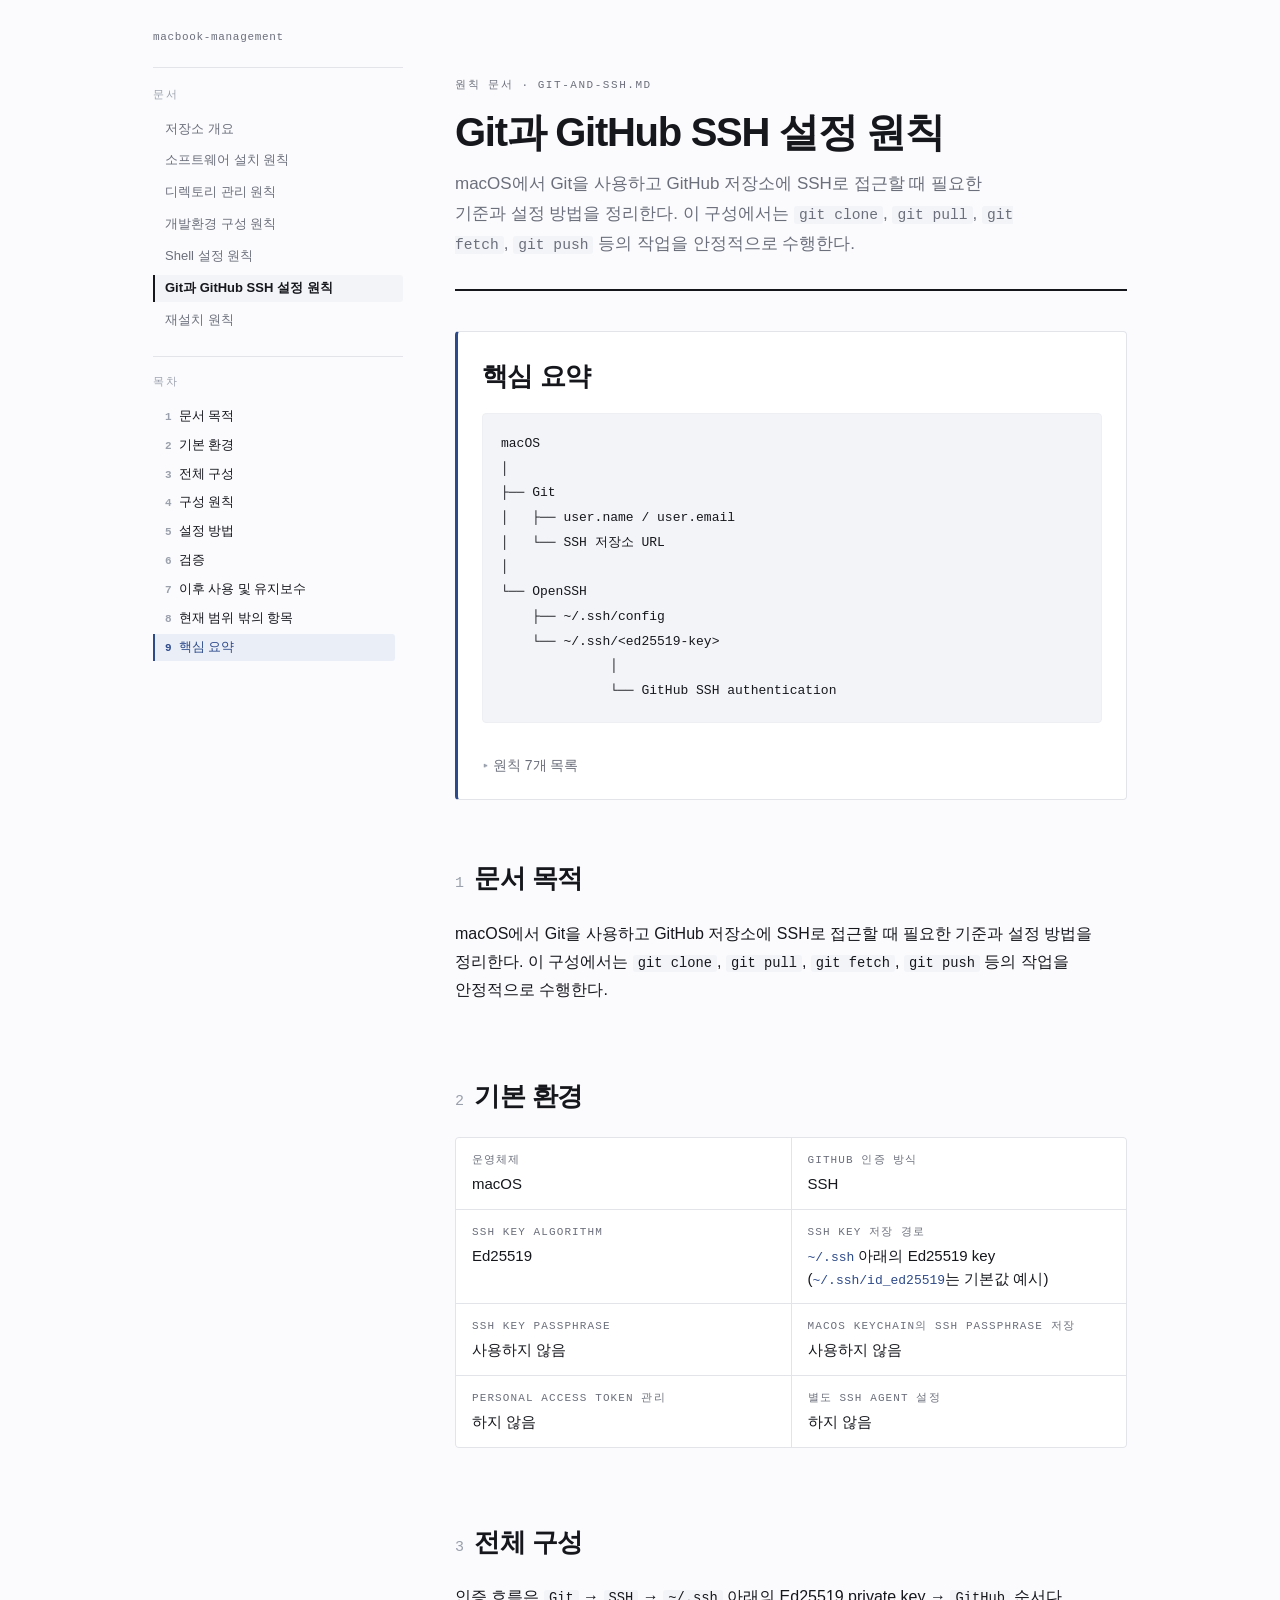
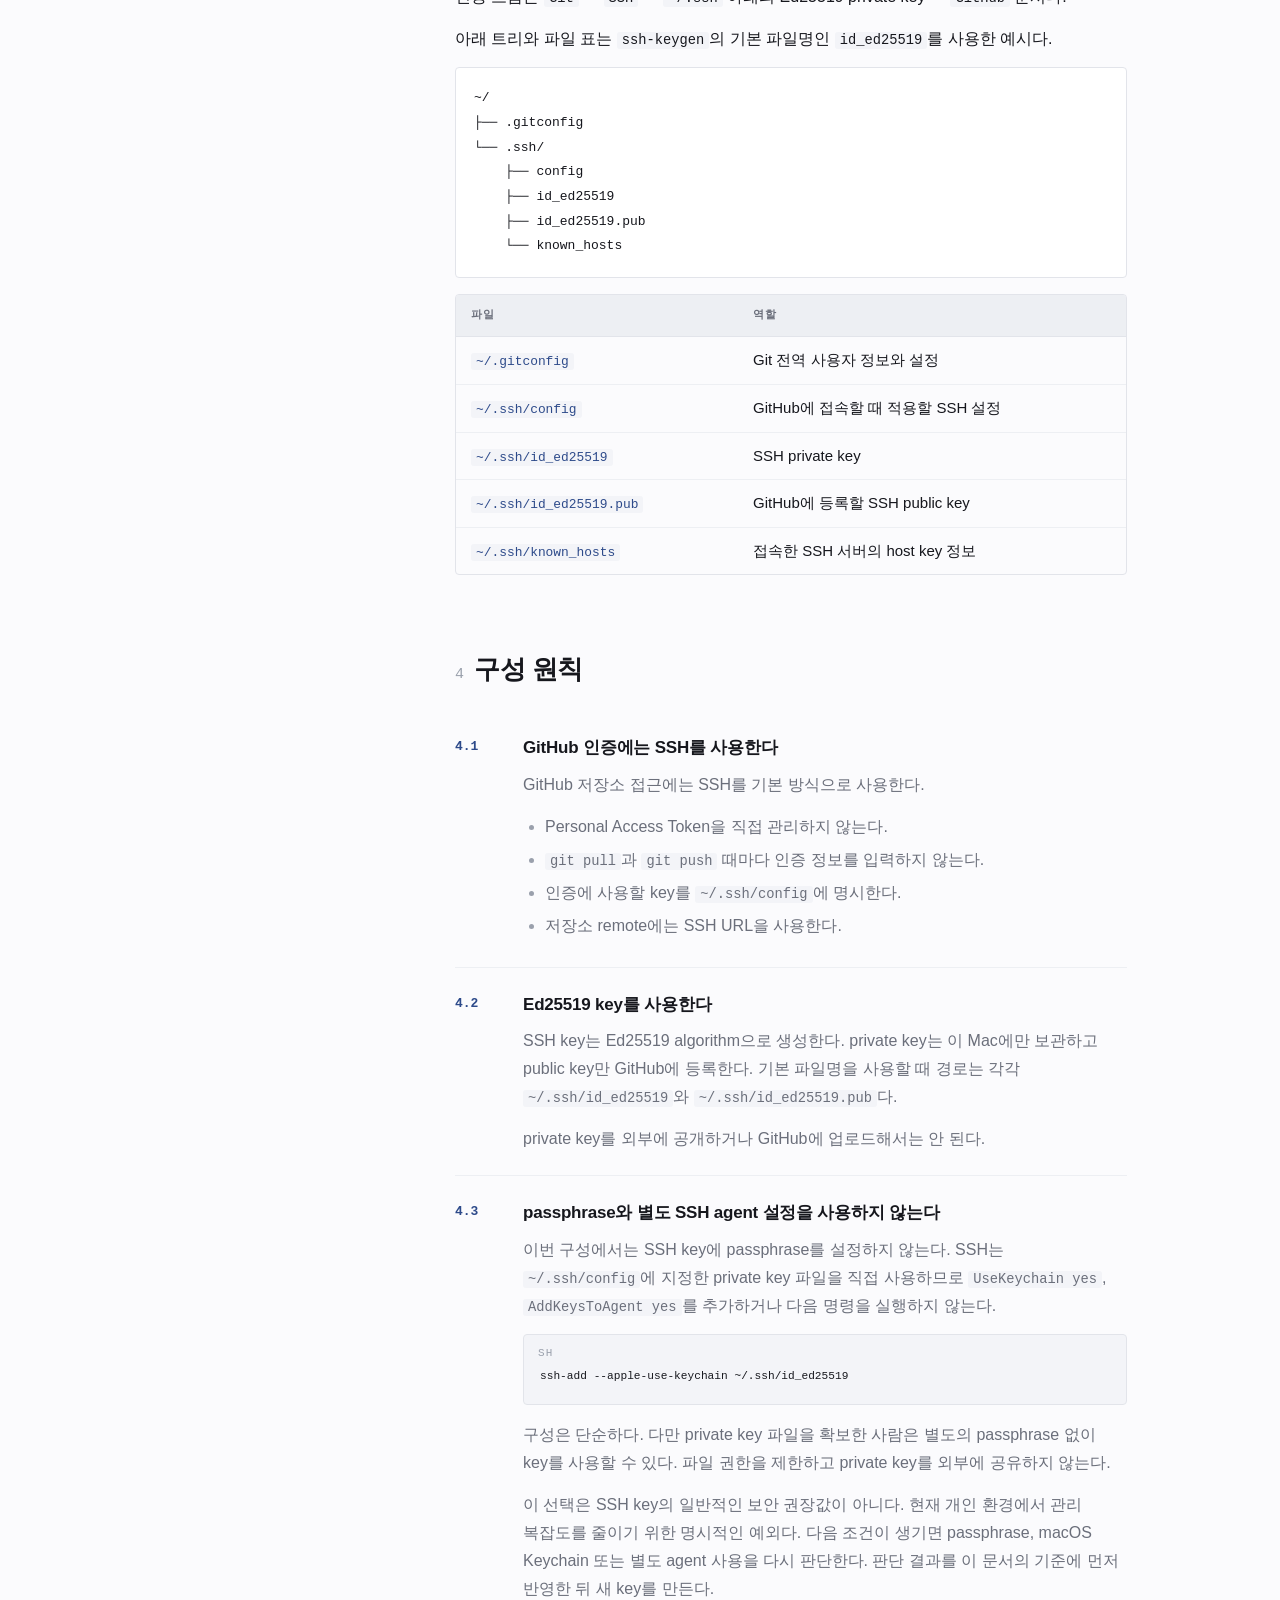
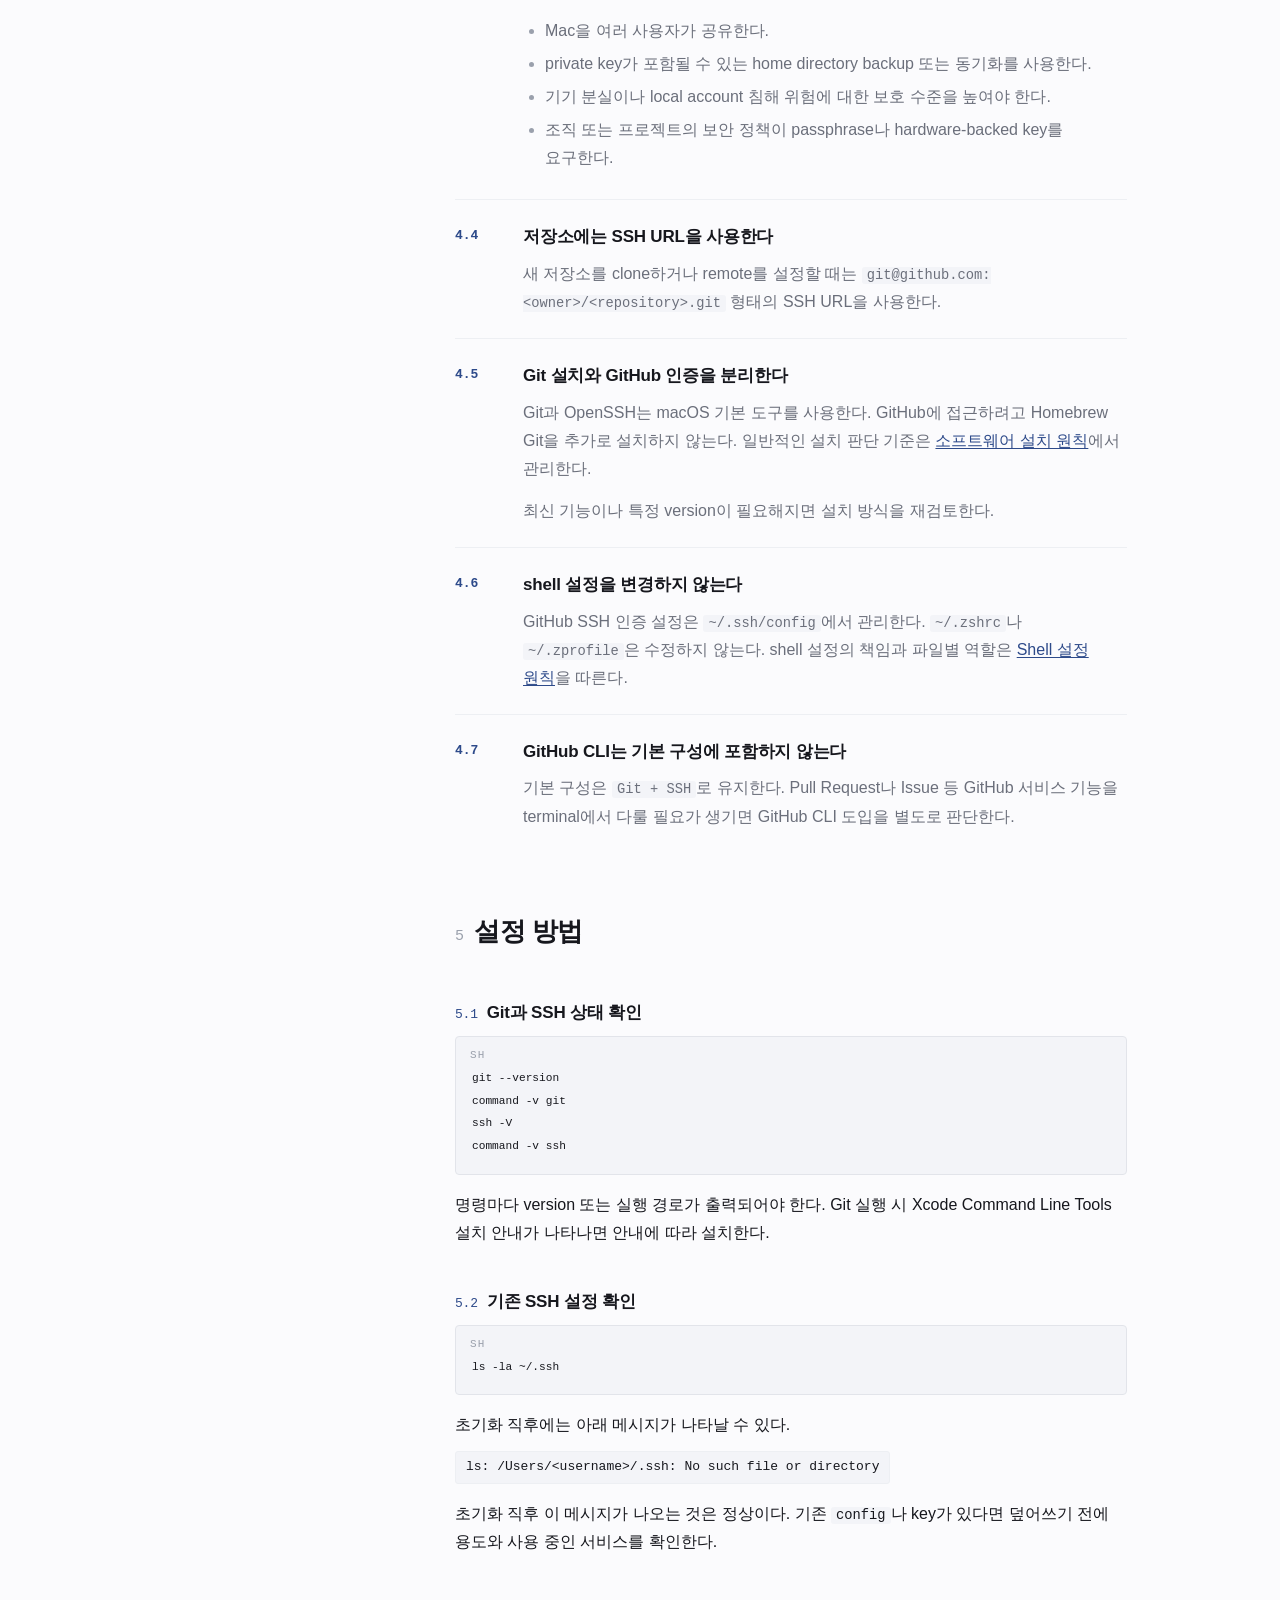
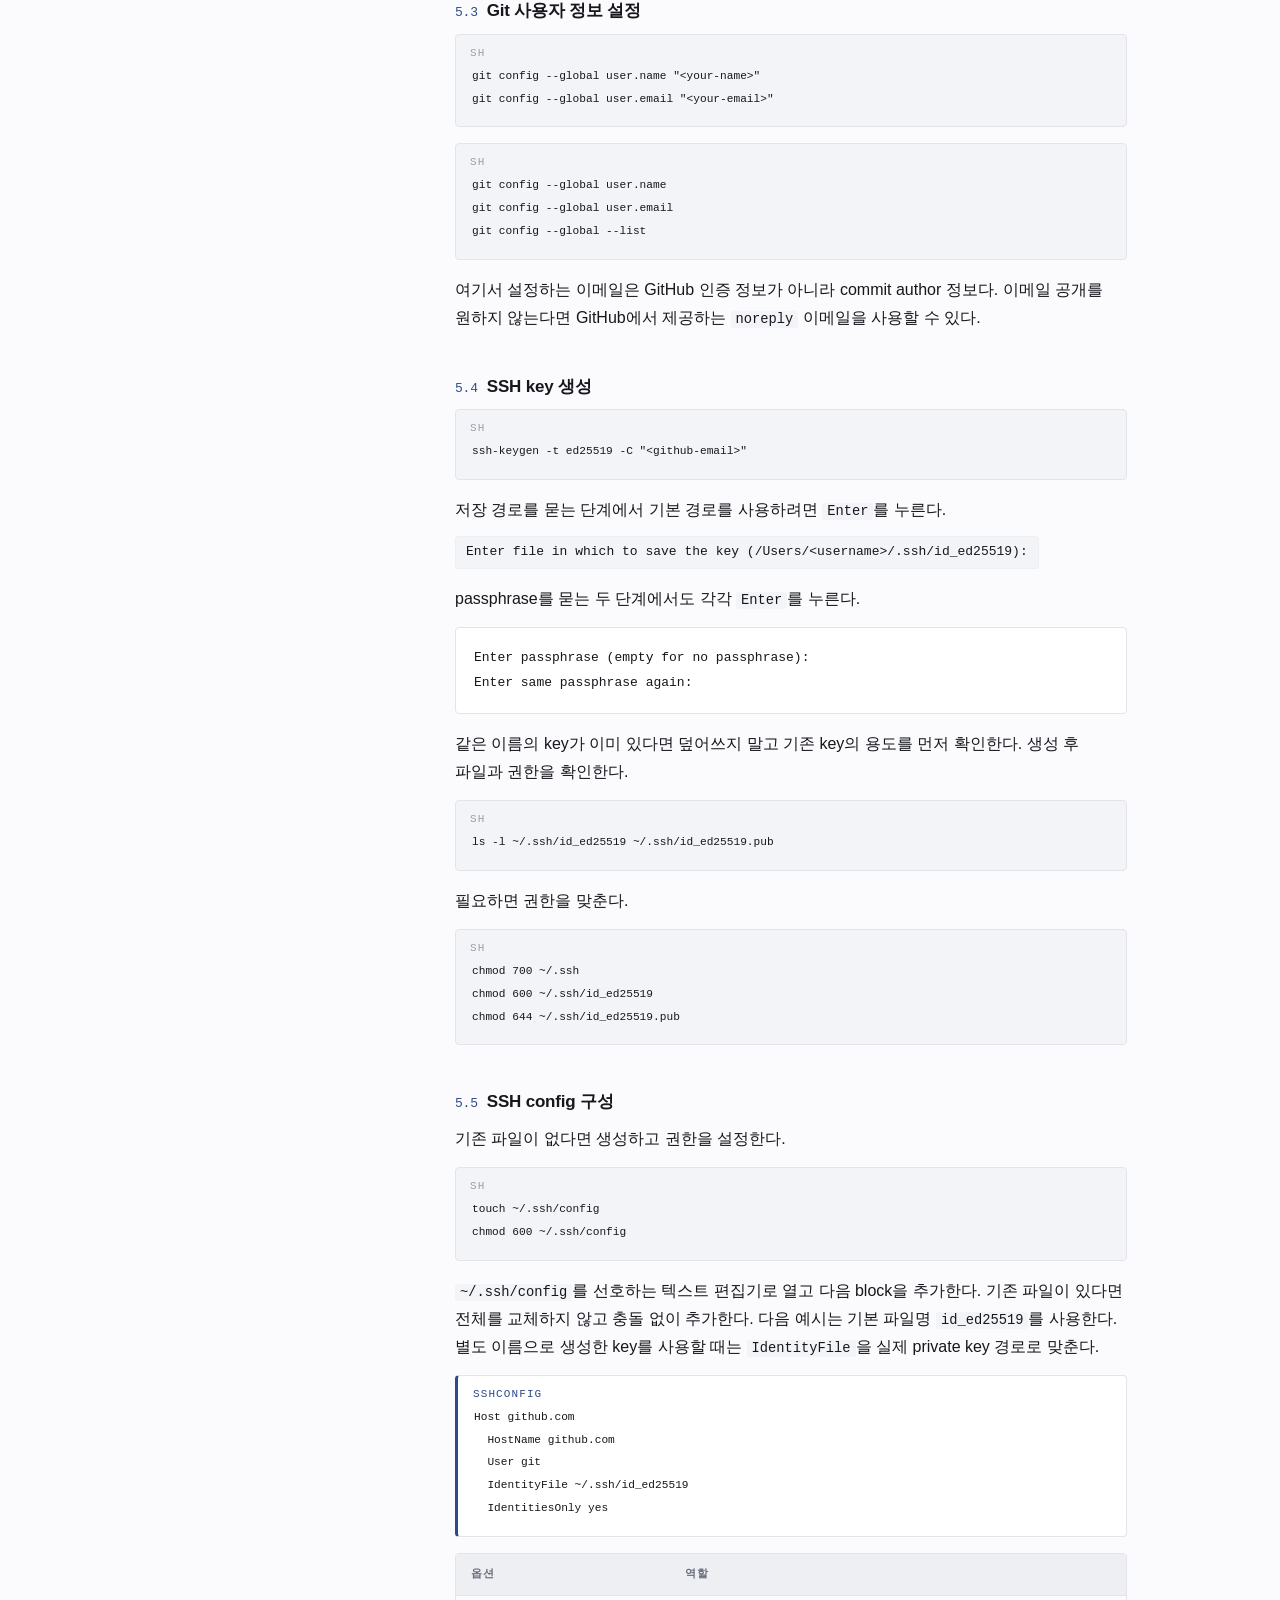
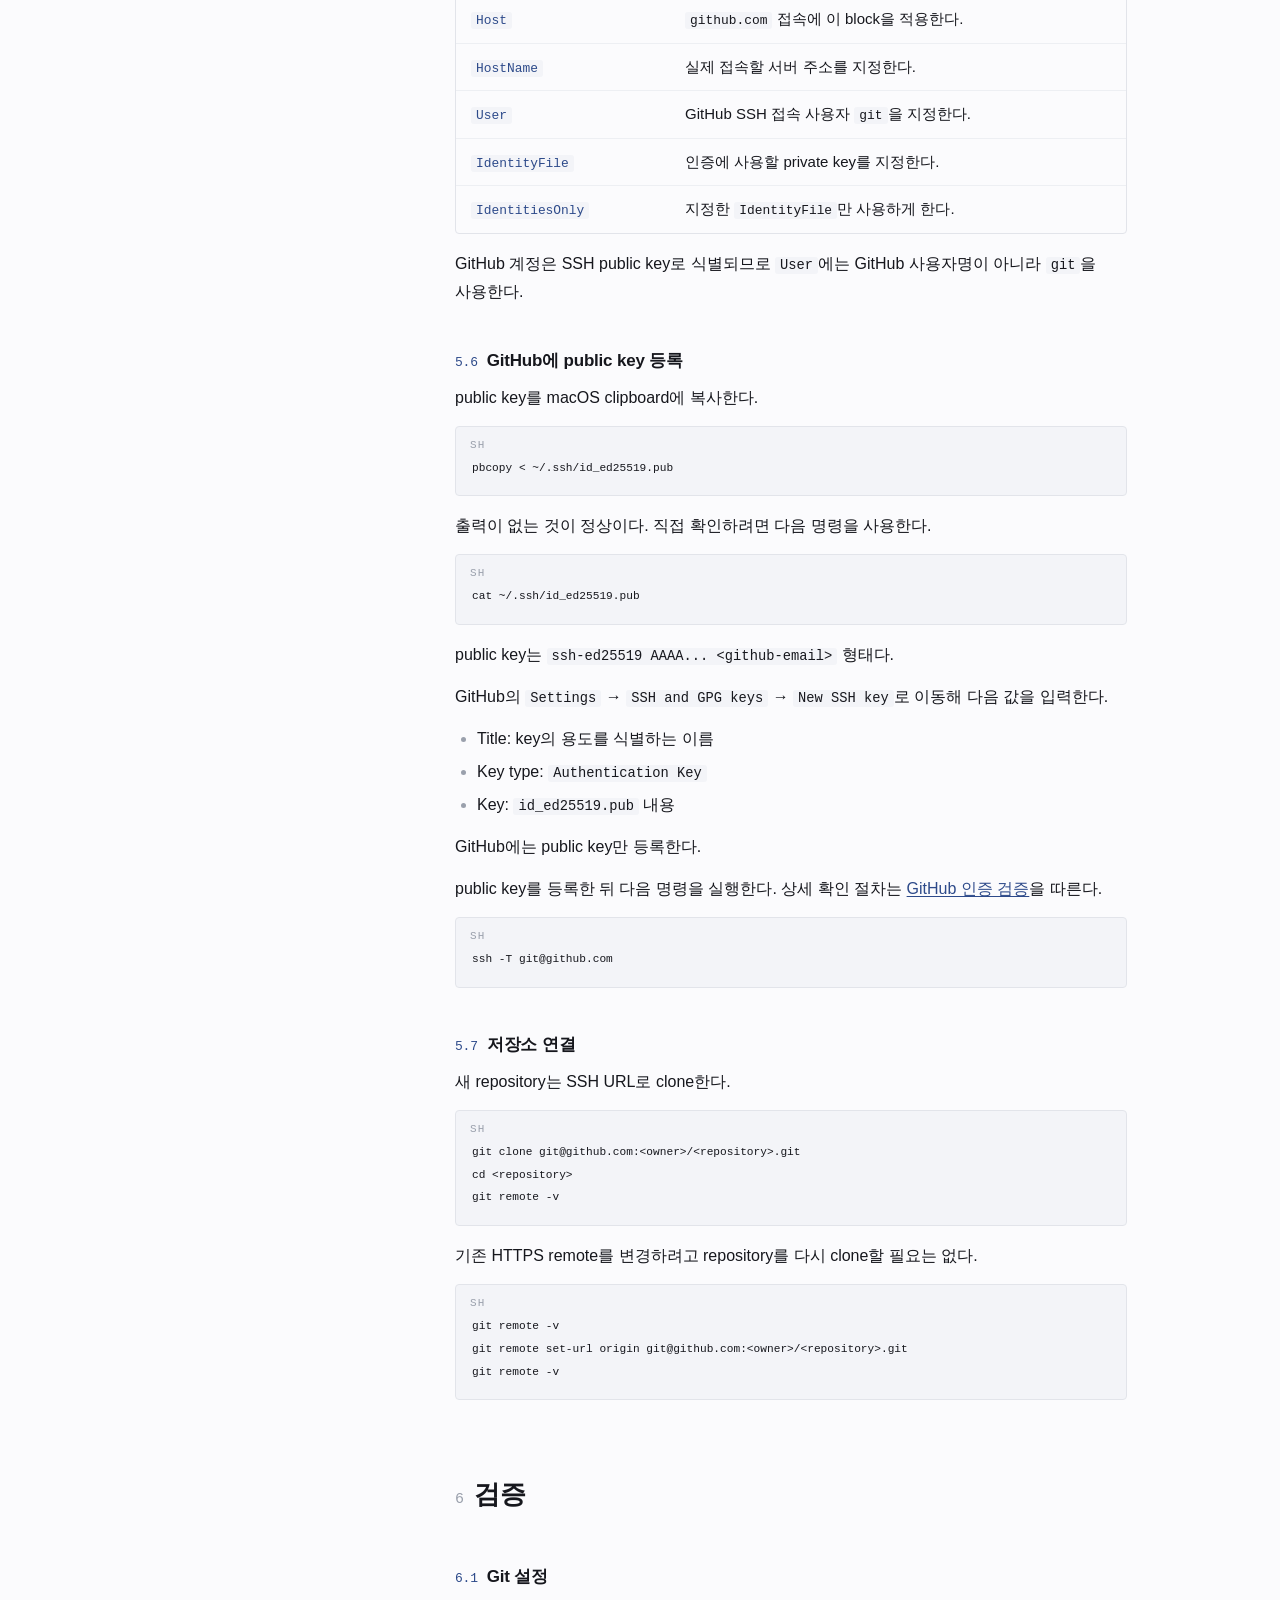
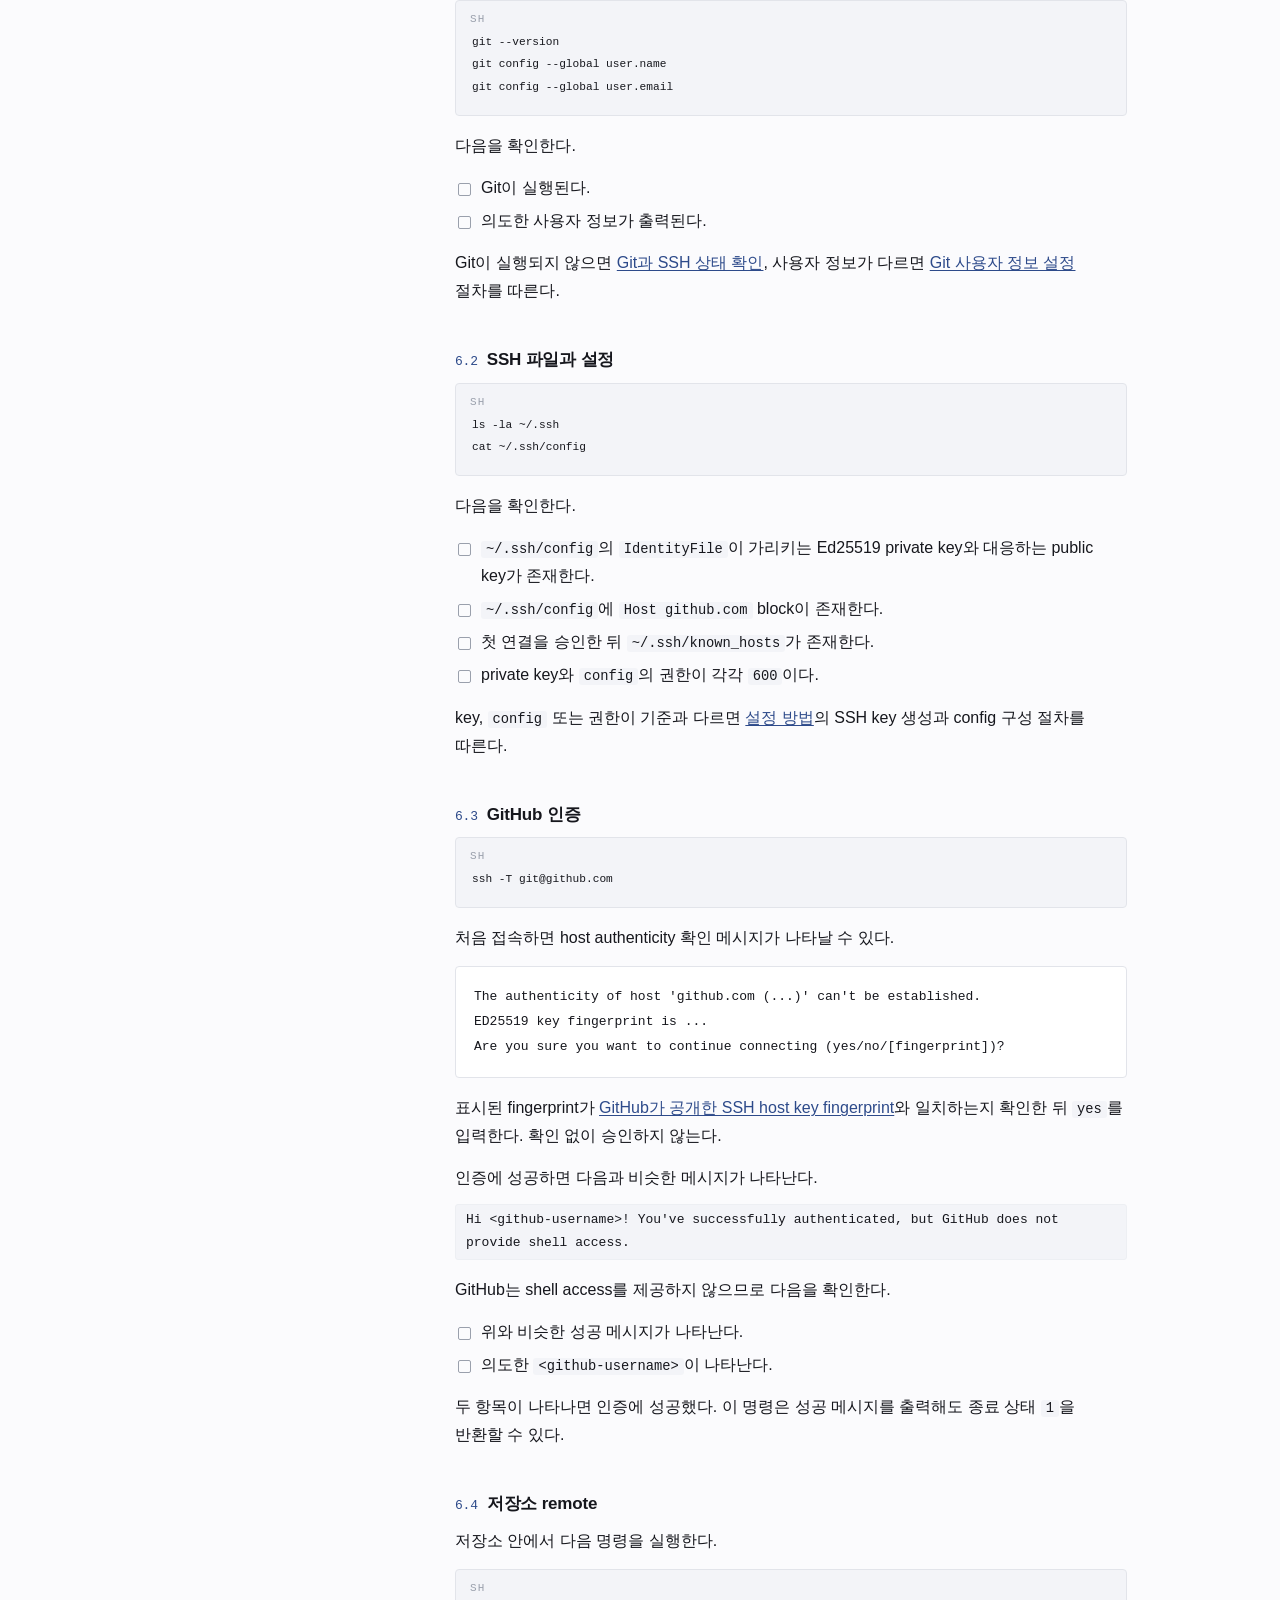
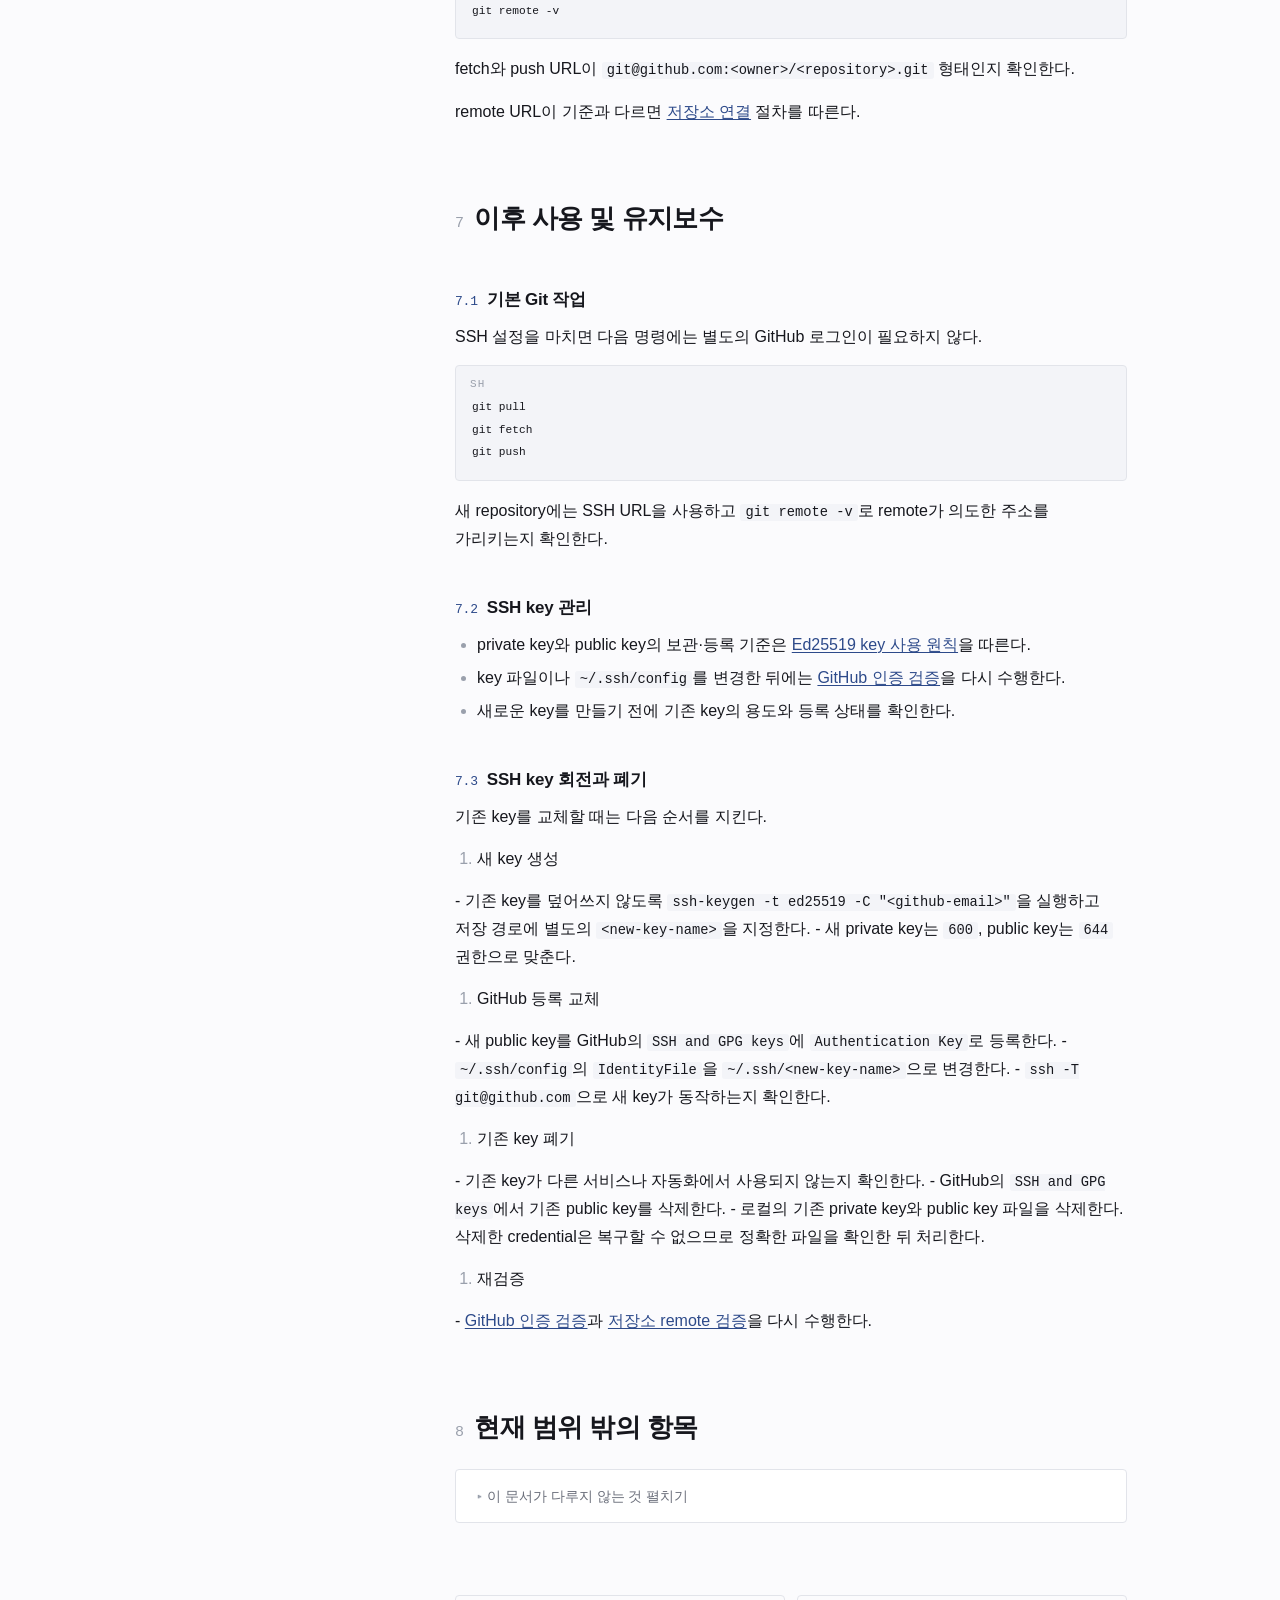
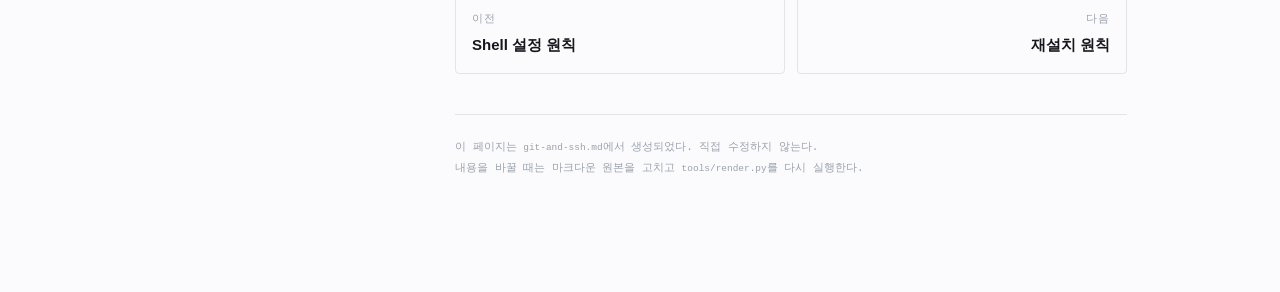
<file: docs/git-and-ssh.html>
<!doctype html>
<html lang="ko"><head>
<meta charset="utf-8">
<meta name="viewport" content="width=device-width, initial-scale=1">
<title>Git과 GitHub SSH 설정 원칙 · macbook-management</title>
<link rel="stylesheet" href="assets/style.css">
</head><body>
<a class="skip" href="#main">본문으로</a>
<div class="shell">
<aside class="side">
  <a class="home" href="index.html">macbook-management</a>
  <nav class="docnav"><div class="toc-h">문서</div><ul><li><a href="index.html">저장소 개요</a></li><li><a href="software-installation.html">소프트웨어 설치 원칙</a></li><li><a href="directory-management.html">디렉토리 관리 원칙</a></li><li><a href="development-environment.html">개발환경 구성 원칙</a></li><li><a href="shell-configuration.html">Shell 설정 원칙</a></li><li><a href="git-and-ssh.html" class="cur" aria-current="page">Git과 GitHub SSH 설정 원칙</a></li><li><a href="reinstallation.html">재설치 원칙</a></li></ul></nav>
  <nav class="toc"><div class="toc-h">목차</div><ul><li><a class="l2" href="#1-문서-목적"><span class="n">1</span>문서 목적</a></li><li><a class="l2" href="#2-기본-환경"><span class="n">2</span>기본 환경</a></li><li><a class="l2" href="#3-전체-구성"><span class="n">3</span>전체 구성</a></li><li><a class="l2" href="#4-구성-원칙"><span class="n">4</span>구성 원칙</a><ul><li><a href="#41-github-인증에는-ssh를-사용한다">GitHub 인증에는 SSH를 사용한다</a></li><li><a href="#42-ed25519-key를-사용한다">Ed25519 key를 사용한다</a></li><li><a href="#43-passphrase와-별도-ssh-agent-설정을-사용하지-않는다">passphrase와 별도 SSH agent 설정을 사용하지 않는다</a></li><li><a href="#44-저장소에는-ssh-url을-사용한다">저장소에는 SSH URL을 사용한다</a></li><li><a href="#45-git-설치와-github-인증을-분리한다">Git 설치와 GitHub 인증을 분리한다</a></li><li><a href="#46-shell-설정을-변경하지-않는다">shell 설정을 변경하지 않는다</a></li><li><a href="#47-github-cli는-기본-구성에-포함하지-않는다">GitHub CLI는 기본 구성에 포함하지 않는다</a></li></ul></li><li><a class="l2" href="#5-설정-방법"><span class="n">5</span>설정 방법</a><ul><li><a href="#51-git과-ssh-상태-확인">Git과 SSH 상태 확인</a></li><li><a href="#52-기존-ssh-설정-확인">기존 SSH 설정 확인</a></li><li><a href="#53-git-사용자-정보-설정">Git 사용자 정보 설정</a></li><li><a href="#54-ssh-key-생성">SSH key 생성</a></li><li><a href="#55-ssh-config-구성">SSH config 구성</a></li><li><a href="#56-github에-public-key-등록">GitHub에 public key 등록</a></li><li><a href="#57-저장소-연결">저장소 연결</a></li></ul></li><li><a class="l2" href="#6-검증"><span class="n">6</span>검증</a><ul><li><a href="#61-git-설정">Git 설정</a></li><li><a href="#62-ssh-파일과-설정">SSH 파일과 설정</a></li><li><a href="#63-github-인증">GitHub 인증</a></li><li><a href="#64-저장소-remote">저장소 remote</a></li></ul></li><li><a class="l2" href="#7-이후-사용-및-유지보수"><span class="n">7</span>이후 사용 및 유지보수</a><ul><li><a href="#71-기본-git-작업">기본 Git 작업</a></li><li><a href="#72-ssh-key-관리">SSH key 관리</a></li><li><a href="#73-ssh-key-회전과-폐기">SSH key 회전과 폐기</a></li></ul></li><li><a class="l2" href="#8-현재-범위-밖의-항목"><span class="n">8</span>현재 범위 밖의 항목</a></li><li><a class="l2" href="#9-핵심-요약"><span class="n">9</span>핵심 요약</a></li></ul></nav>
</aside>
<main id="main">
<header>
  <div class="eyebrow">원칙 문서 · git-and-ssh.md</div>
  <h1>Git과 GitHub SSH 설정 원칙</h1>
  <p class="standfirst">macOS에서 Git을 사용하고 GitHub 저장소에 SSH로 접근할 때 필요한 기준과 설정 방법을 정리한다. 이 구성에서는 <code>git clone</code>, <code>git pull</code>, <code>git fetch</code>, <code>git push</code> 등의 작업을 안정적으로 수행한다.</p>
</header>
<div class="lifted"><section class="s-summary" id="9-핵심-요약"><h2><span class="n">9</span>핵심 요약</h2><div class="map"><pre>macOS
│
├── Git
│   ├── user.name / user.email
│   └── SSH 저장소 URL
│
└── OpenSSH
    ├── ~/.ssh/config
    └── ~/.ssh/&lt;ed25519-key&gt;
              │
              └── GitHub SSH authentication</pre></div>
<details class="rules-fold"><summary>원칙 7개 목록</summary><ul><li><a href="#41-github-인증에는-ssh를-사용한다">GitHub 인증에는 SSH를 사용한다</a></li><li><a href="#42-ed25519-key를-사용한다">Ed25519 key를 사용한다</a></li><li><a href="#43-passphrase와-별도-ssh-agent-설정을-사용하지-않는다">passphrase와 별도 SSH agent 설정을 사용하지 않는다</a></li><li><a href="#44-저장소에는-ssh-url을-사용한다">저장소에는 SSH URL을 사용한다</a></li><li><a href="#45-git-설치와-github-인증을-분리한다">Git 설치와 GitHub 인증을 분리한다</a></li><li><a href="#46-shell-설정을-변경하지-않는다">shell 설정을 변경하지 않는다</a></li><li><a href="#47-github-cli는-기본-구성에-포함하지-않는다">GitHub CLI는 기본 구성에 포함하지 않는다</a></li></ul></details></section></div>
<section class="s-purpose" id="1-문서-목적"><h2><span class="n">1</span>문서 목적</h2><p>macOS에서 Git을 사용하고 GitHub 저장소에 SSH로 접근할 때 필요한 기준과 설정 방법을 정리한다. 이 구성에서는 <code>git clone</code>, <code>git pull</code>, <code>git fetch</code>, <code>git push</code> 등의 작업을 안정적으로 수행한다.</p></section>
<section class="s-env" id="2-기본-환경"><h2><span class="n">2</span>기본 환경</h2><dl class="specs"><div class="spec"><dt>운영체제</dt><dd>macOS</dd></div><div class="spec"><dt>GitHub 인증 방식</dt><dd>SSH</dd></div><div class="spec"><dt>SSH key algorithm</dt><dd>Ed25519</dd></div><div class="spec"><dt>SSH key 저장 경로</dt><dd><code>~/.ssh</code> 아래의 Ed25519 key (<code>~/.ssh/id_ed25519</code>는 기본값 예시)</dd></div><div class="spec"><dt>SSH key passphrase</dt><dd>사용하지 않음</dd></div><div class="spec"><dt>macOS Keychain의 SSH passphrase 저장</dt><dd>사용하지 않음</dd></div><div class="spec"><dt>Personal Access Token 관리</dt><dd>하지 않음</dd></div><div class="spec"><dt>별도 SSH agent 설정</dt><dd>하지 않음</dd></div></dl></section>
<section class="s-structure" id="3-전체-구성"><h2><span class="n">3</span>전체 구성</h2><p>인증 흐름은 <code>Git</code> → <code>SSH</code> → <code>~/.ssh</code> 아래의 Ed25519 private key → <code>GitHub</code> 순서다.</p>
<p>아래 트리와 파일 표는 <code>ssh-keygen</code>의 기본 파일명인 <code>id_ed25519</code>를 사용한 예시다.</p>
<div class="map"><pre>~/
├── .gitconfig
└── .ssh/
    ├── config
    ├── id_ed25519
    ├── id_ed25519.pub
    └── known_hosts</pre></div>
<div class="table-scroll"><table><thead><tr><th>파일</th><th>역할</th></tr></thead><tbody><tr><td data-label="파일"><code>~/.gitconfig</code></td><td data-label="역할">Git 전역 사용자 정보와 설정</td></tr><tr><td data-label="파일"><code>~/.ssh/config</code></td><td data-label="역할">GitHub에 접속할 때 적용할 SSH 설정</td></tr><tr><td data-label="파일"><code>~/.ssh/id_ed25519</code></td><td data-label="역할">SSH private key</td></tr><tr><td data-label="파일"><code>~/.ssh/id_ed25519.pub</code></td><td data-label="역할">GitHub에 등록할 SSH public key</td></tr><tr><td data-label="파일"><code>~/.ssh/known_hosts</code></td><td data-label="역할">접속한 SSH 서버의 host key 정보</td></tr></tbody></table></div></section>
<section class="s-principles" id="4-구성-원칙"><h2><span class="n">4</span>구성 원칙</h2><article class="rule" id="41-github-인증에는-ssh를-사용한다"><div class="rule-n">4.1</div><div class="rule-b"><h3>GitHub 인증에는 SSH를 사용한다</h3><p>GitHub 저장소 접근에는 SSH를 기본 방식으로 사용한다.</p>
<ul><li>Personal Access Token을 직접 관리하지 않는다.</li><li><code>git pull</code>과 <code>git push</code> 때마다 인증 정보를 입력하지 않는다.</li><li>인증에 사용할 key를 <code>~/.ssh/config</code>에 명시한다.</li><li>저장소 remote에는 SSH URL을 사용한다.</li></ul></div></article>
<article class="rule" id="42-ed25519-key를-사용한다"><div class="rule-n">4.2</div><div class="rule-b"><h3>Ed25519 key를 사용한다</h3><p>SSH key는 Ed25519 algorithm으로 생성한다. private key는 이 Mac에만 보관하고 public key만 GitHub에 등록한다. 기본 파일명을 사용할 때 경로는 각각 <code>~/.ssh/id_ed25519</code>와 <code>~/.ssh/id_ed25519.pub</code>다.</p>
<p>private key를 외부에 공개하거나 GitHub에 업로드해서는 안 된다.</p></div></article>
<article class="rule" id="43-passphrase와-별도-ssh-agent-설정을-사용하지-않는다"><div class="rule-n">4.3</div><div class="rule-b"><h3>passphrase와 별도 SSH agent 설정을 사용하지 않는다</h3><p>이번 구성에서는 SSH key에 passphrase를 설정하지 않는다. SSH는 <code>~/.ssh/config</code>에 지정한 private key 파일을 직접 사용하므로 <code>UseKeychain yes</code>, <code>AddKeysToAgent yes</code>를 추가하거나 다음 명령을 실행하지 않는다.</p>
<div class="cmd"><span class="lang">sh</span><button class="copy" type="button" aria-label="명령 복사">복사</button><pre><code>ssh-add --apple-use-keychain ~/.ssh/id_ed25519</code></pre></div>
<p>구성은 단순하다. 다만 private key 파일을 확보한 사람은 별도의 passphrase 없이 key를 사용할 수 있다. 파일 권한을 제한하고 private key를 외부에 공유하지 않는다.</p>
<p>이 선택은 SSH key의 일반적인 보안 권장값이 아니다. 현재 개인 환경에서 관리 복잡도를 줄이기 위한 명시적인 예외다. 다음 조건이 생기면 passphrase, macOS Keychain 또는 별도 agent 사용을 다시 판단한다. 판단 결과를 이 문서의 기준에 먼저 반영한 뒤 새 key를 만든다.</p>
<ul><li>Mac을 여러 사용자가 공유한다.</li><li>private key가 포함될 수 있는 home directory backup 또는 동기화를 사용한다.</li><li>기기 분실이나 local account 침해 위험에 대한 보호 수준을 높여야 한다.</li><li>조직 또는 프로젝트의 보안 정책이 passphrase나 hardware-backed key를 요구한다.</li></ul></div></article>
<article class="rule" id="44-저장소에는-ssh-url을-사용한다"><div class="rule-n">4.4</div><div class="rule-b"><h3>저장소에는 SSH URL을 사용한다</h3><p>새 저장소를 clone하거나 remote를 설정할 때는 <code>git@github.com:&lt;owner&gt;/&lt;repository&gt;.git</code> 형태의 SSH URL을 사용한다.</p></div></article>
<article class="rule" id="45-git-설치와-github-인증을-분리한다"><div class="rule-n">4.5</div><div class="rule-b"><h3>Git 설치와 GitHub 인증을 분리한다</h3><p>Git과 OpenSSH는 macOS 기본 도구를 사용한다. GitHub에 접근하려고 Homebrew Git을 추가로 설치하지 않는다. 일반적인 설치 판단 기준은 <a href="software-installation.html">소프트웨어 설치 원칙</a>에서 관리한다.</p>
<p>최신 기능이나 특정 version이 필요해지면 설치 방식을 재검토한다.</p></div></article>
<article class="rule" id="46-shell-설정을-변경하지-않는다"><div class="rule-n">4.6</div><div class="rule-b"><h3>shell 설정을 변경하지 않는다</h3><p>GitHub SSH 인증 설정은 <code>~/.ssh/config</code>에서 관리한다. <code>~/.zshrc</code>나 <code>~/.zprofile</code>은 수정하지 않는다. shell 설정의 책임과 파일별 역할은 <a href="shell-configuration.html">Shell 설정 원칙</a>을 따른다.</p></div></article>
<article class="rule" id="47-github-cli는-기본-구성에-포함하지-않는다"><div class="rule-n">4.7</div><div class="rule-b"><h3>GitHub CLI는 기본 구성에 포함하지 않는다</h3><p>기본 구성은 <code>Git + SSH</code>로 유지한다. Pull Request나 Issue 등 GitHub 서비스 기능을 terminal에서 다룰 필요가 생기면 GitHub CLI 도입을 별도로 판단한다.</p></div></article></section>
<section class="s-setup" id="5-설정-방법"><h2><span class="n">5</span>설정 방법</h2><div class="sub"><h3 id="51-git과-ssh-상태-확인"><span class="n">5.1</span>Git과 SSH 상태 확인</h3><div class="cmd"><span class="lang">sh</span><button class="copy" type="button" aria-label="명령 복사">복사</button><pre><code>git --version
command -v git
ssh -V
command -v ssh</code></pre></div>
<p>명령마다 version 또는 실행 경로가 출력되어야 한다. Git 실행 시 Xcode Command Line Tools 설치 안내가 나타나면 안내에 따라 설치한다.</p></div>
<div class="sub"><h3 id="52-기존-ssh-설정-확인"><span class="n">5.2</span>기존 SSH 설정 확인</h3><div class="cmd"><span class="lang">sh</span><button class="copy" type="button" aria-label="명령 복사">복사</button><pre><code>ls -la ~/.ssh</code></pre></div>
<p>초기화 직후에는 아래 메시지가 나타날 수 있다.</p>
<p class="oneline"><code>ls: /Users/&lt;username&gt;/.ssh: No such file or directory</code></p>
<p>초기화 직후 이 메시지가 나오는 것은 정상이다. 기존 <code>config</code>나 key가 있다면 덮어쓰기 전에 용도와 사용 중인 서비스를 확인한다.</p></div>
<div class="sub"><h3 id="53-git-사용자-정보-설정"><span class="n">5.3</span>Git 사용자 정보 설정</h3><div class="cmd"><span class="lang">sh</span><button class="copy" type="button" aria-label="명령 복사">복사</button><pre><code>git config --global user.name "&lt;your-name&gt;"
git config --global user.email "&lt;your-email&gt;"</code></pre></div>
<div class="cmd"><span class="lang">sh</span><button class="copy" type="button" aria-label="명령 복사">복사</button><pre><code>git config --global user.name
git config --global user.email
git config --global --list</code></pre></div>
<p>여기서 설정하는 이메일은 GitHub 인증 정보가 아니라 commit author 정보다. 이메일 공개를 원하지 않는다면 GitHub에서 제공하는 <code>noreply</code> 이메일을 사용할 수 있다.</p></div>
<div class="sub"><h3 id="54-ssh-key-생성"><span class="n">5.4</span>SSH key 생성</h3><div class="cmd"><span class="lang">sh</span><button class="copy" type="button" aria-label="명령 복사">복사</button><pre><code>ssh-keygen -t ed25519 -C "&lt;github-email&gt;"</code></pre></div>
<p>저장 경로를 묻는 단계에서 기본 경로를 사용하려면 <code>Enter</code>를 누른다.</p>
<p class="oneline"><code>Enter file in which to save the key (/Users/&lt;username&gt;/.ssh/id_ed25519):</code></p>
<p>passphrase를 묻는 두 단계에서도 각각 <code>Enter</code>를 누른다.</p>
<div class="map"><pre>Enter passphrase (empty for no passphrase):
Enter same passphrase again:</pre></div>
<p>같은 이름의 key가 이미 있다면 덮어쓰지 말고 기존 key의 용도를 먼저 확인한다. 생성 후 파일과 권한을 확인한다.</p>
<div class="cmd"><span class="lang">sh</span><button class="copy" type="button" aria-label="명령 복사">복사</button><pre><code>ls -l ~/.ssh/id_ed25519 ~/.ssh/id_ed25519.pub</code></pre></div>
<p>필요하면 권한을 맞춘다.</p>
<div class="cmd"><span class="lang">sh</span><button class="copy" type="button" aria-label="명령 복사">복사</button><pre><code>chmod 700 ~/.ssh
chmod 600 ~/.ssh/id_ed25519
chmod 644 ~/.ssh/id_ed25519.pub</code></pre></div></div>
<div class="sub"><h3 id="55-ssh-config-구성"><span class="n">5.5</span>SSH config 구성</h3><p>기존 파일이 없다면 생성하고 권한을 설정한다.</p>
<div class="cmd"><span class="lang">sh</span><button class="copy" type="button" aria-label="명령 복사">복사</button><pre><code>touch ~/.ssh/config
chmod 600 ~/.ssh/config</code></pre></div>
<p><code>~/.ssh/config</code>를 선호하는 텍스트 편집기로 열고 다음 block을 추가한다. 기존 파일이 있다면 전체를 교체하지 않고 충돌 없이 추가한다. 다음 예시는 기본 파일명 <code>id_ed25519</code>를 사용한다. 별도 이름으로 생성한 key를 사용할 때는 <code>IdentityFile</code>을 실제 private key 경로로 맞춘다.</p>
<div class="snip"><span class="lang">sshconfig</span><button class="copy" type="button" aria-label="설정 조각 복사">복사</button><pre><code>Host github.com
  HostName github.com
  User git
  IdentityFile ~/.ssh/id_ed25519
  IdentitiesOnly yes</code></pre></div>
<div class="table-scroll"><table><thead><tr><th>옵션</th><th>역할</th></tr></thead><tbody><tr><td data-label="옵션"><code>Host</code></td><td data-label="역할"><code>github.com</code> 접속에 이 block을 적용한다.</td></tr><tr><td data-label="옵션"><code>HostName</code></td><td data-label="역할">실제 접속할 서버 주소를 지정한다.</td></tr><tr><td data-label="옵션"><code>User</code></td><td data-label="역할">GitHub SSH 접속 사용자 <code>git</code>을 지정한다.</td></tr><tr><td data-label="옵션"><code>IdentityFile</code></td><td data-label="역할">인증에 사용할 private key를 지정한다.</td></tr><tr><td data-label="옵션"><code>IdentitiesOnly</code></td><td data-label="역할">지정한 <code>IdentityFile</code>만 사용하게 한다.</td></tr></tbody></table></div>
<p>GitHub 계정은 SSH public key로 식별되므로 <code>User</code>에는 GitHub 사용자명이 아니라 <code>git</code>을 사용한다.</p></div>
<div class="sub"><h3 id="56-github에-public-key-등록"><span class="n">5.6</span>GitHub에 public key 등록</h3><p>public key를 macOS clipboard에 복사한다.</p>
<div class="cmd"><span class="lang">sh</span><button class="copy" type="button" aria-label="명령 복사">복사</button><pre><code>pbcopy &lt; ~/.ssh/id_ed25519.pub</code></pre></div>
<p>출력이 없는 것이 정상이다. 직접 확인하려면 다음 명령을 사용한다.</p>
<div class="cmd"><span class="lang">sh</span><button class="copy" type="button" aria-label="명령 복사">복사</button><pre><code>cat ~/.ssh/id_ed25519.pub</code></pre></div>
<p>public key는 <code>ssh-ed25519 AAAA... &lt;github-email&gt;</code> 형태다.</p>
<p>GitHub의 <code>Settings</code> → <code>SSH and GPG keys</code> → <code>New SSH key</code>로 이동해 다음 값을 입력한다.</p>
<ul><li>Title: key의 용도를 식별하는 이름</li><li>Key type: <code>Authentication Key</code></li><li>Key: <code>id_ed25519.pub</code> 내용</li></ul>
<p>GitHub에는 public key만 등록한다.</p>
<p>public key를 등록한 뒤 다음 명령을 실행한다. 상세 확인 절차는 <a href="#63-github-인증">GitHub 인증 검증</a>을 따른다.</p>
<div class="cmd"><span class="lang">sh</span><button class="copy" type="button" aria-label="명령 복사">복사</button><pre><code>ssh -T git@github.com</code></pre></div></div>
<div class="sub"><h3 id="57-저장소-연결"><span class="n">5.7</span>저장소 연결</h3><p>새 repository는 SSH URL로 clone한다.</p>
<div class="cmd"><span class="lang">sh</span><button class="copy" type="button" aria-label="명령 복사">복사</button><pre><code>git clone git@github.com:&lt;owner&gt;/&lt;repository&gt;.git
cd &lt;repository&gt;
git remote -v</code></pre></div>
<p>기존 HTTPS remote를 변경하려고 repository를 다시 clone할 필요는 없다.</p>
<div class="cmd"><span class="lang">sh</span><button class="copy" type="button" aria-label="명령 복사">복사</button><pre><code>git remote -v
git remote set-url origin git@github.com:&lt;owner&gt;/&lt;repository&gt;.git
git remote -v</code></pre></div></div></section>
<section class="s-verify" id="6-검증"><h2><span class="n">6</span>검증</h2><div class="sub"><h3 id="61-git-설정"><span class="n">6.1</span>Git 설정</h3><div class="cmd"><span class="lang">sh</span><button class="copy" type="button" aria-label="명령 복사">복사</button><pre><code>git --version
git config --global user.name
git config --global user.email</code></pre></div>
<p>다음을 확인한다.</p>
<ul class="check"><li>Git이 실행된다.</li><li>의도한 사용자 정보가 출력된다.</li></ul>
<p>Git이 실행되지 않으면 <a href="#51-git과-ssh-상태-확인">Git과 SSH 상태 확인</a>, 사용자 정보가 다르면 <a href="#53-git-사용자-정보-설정">Git 사용자 정보 설정</a> 절차를 따른다.</p></div>
<div class="sub"><h3 id="62-ssh-파일과-설정"><span class="n">6.2</span>SSH 파일과 설정</h3><div class="cmd"><span class="lang">sh</span><button class="copy" type="button" aria-label="명령 복사">복사</button><pre><code>ls -la ~/.ssh
cat ~/.ssh/config</code></pre></div>
<p>다음을 확인한다.</p>
<ul class="check"><li><code>~/.ssh/config</code>의 <code>IdentityFile</code>이 가리키는 Ed25519 private key와 대응하는 public key가 존재한다.</li><li><code>~/.ssh/config</code>에 <code>Host github.com</code> block이 존재한다.</li><li>첫 연결을 승인한 뒤 <code>~/.ssh/known_hosts</code>가 존재한다.</li><li>private key와 <code>config</code>의 권한이 각각 <code>600</code>이다.</li></ul>
<p>key, <code>config</code> 또는 권한이 기준과 다르면 <a href="#5-설정-방법">설정 방법</a>의 SSH key 생성과 config 구성 절차를 따른다.</p></div>
<div class="sub"><h3 id="63-github-인증"><span class="n">6.3</span>GitHub 인증</h3><div class="cmd"><span class="lang">sh</span><button class="copy" type="button" aria-label="명령 복사">복사</button><pre><code>ssh -T git@github.com</code></pre></div>
<p>처음 접속하면 host authenticity 확인 메시지가 나타날 수 있다.</p>
<div class="map"><pre>The authenticity of host 'github.com (...)' can't be established.
ED25519 key fingerprint is ...
Are you sure you want to continue connecting (yes/no/[fingerprint])?</pre></div>
<p>표시된 fingerprint가 <a href="https://docs.github.com/en/authentication/keeping-your-account-and-data-secure/githubs-ssh-key-fingerprints">GitHub가 공개한 SSH host key fingerprint</a>와 일치하는지 확인한 뒤 <code>yes</code>를 입력한다. 확인 없이 승인하지 않는다.</p>
<p>인증에 성공하면 다음과 비슷한 메시지가 나타난다.</p>
<p class="oneline"><code>Hi &lt;github-username&gt;! You've successfully authenticated, but GitHub does not provide shell access.</code></p>
<p>GitHub는 shell access를 제공하지 않으므로 다음을 확인한다.</p>
<ul class="check"><li>위와 비슷한 성공 메시지가 나타난다.</li><li>의도한 <code>&lt;github-username&gt;</code>이 나타난다.</li></ul>
<p>두 항목이 나타나면 인증에 성공했다. 이 명령은 성공 메시지를 출력해도 종료 상태 <code>1</code>을 반환할 수 있다.</p></div>
<div class="sub"><h3 id="64-저장소-remote"><span class="n">6.4</span>저장소 remote</h3><p>저장소 안에서 다음 명령을 실행한다.</p>
<div class="cmd"><span class="lang">sh</span><button class="copy" type="button" aria-label="명령 복사">복사</button><pre><code>git remote -v</code></pre></div>
<p>fetch와 push URL이 <code>git@github.com:&lt;owner&gt;/&lt;repository&gt;.git</code> 형태인지 확인한다.</p>
<p>remote URL이 기준과 다르면 <a href="#57-저장소-연결">저장소 연결</a> 절차를 따른다.</p></div></section>
<section class="s-maintain" id="7-이후-사용-및-유지보수"><h2><span class="n">7</span>이후 사용 및 유지보수</h2><div class="sub"><h3 id="71-기본-git-작업"><span class="n">7.1</span>기본 Git 작업</h3><p>SSH 설정을 마치면 다음 명령에는 별도의 GitHub 로그인이 필요하지 않다.</p>
<div class="cmd"><span class="lang">sh</span><button class="copy" type="button" aria-label="명령 복사">복사</button><pre><code>git pull
git fetch
git push</code></pre></div>
<p>새 repository에는 SSH URL을 사용하고 <code>git remote -v</code>로 remote가 의도한 주소를 가리키는지 확인한다.</p></div>
<div class="sub"><h3 id="72-ssh-key-관리"><span class="n">7.2</span>SSH key 관리</h3><ul><li>private key와 public key의 보관·등록 기준은 <a href="#42-ed25519-key를-사용한다">Ed25519 key 사용 원칙</a>을 따른다.</li><li>key 파일이나 <code>~/.ssh/config</code>를 변경한 뒤에는 <a href="#63-github-인증">GitHub 인증 검증</a>을 다시 수행한다.</li><li>새로운 key를 만들기 전에 기존 key의 용도와 등록 상태를 확인한다.</li></ul></div>
<div class="sub"><h3 id="73-ssh-key-회전과-폐기"><span class="n">7.3</span>SSH key 회전과 폐기</h3><p>기존 key를 교체할 때는 다음 순서를 지킨다.</p>
<ol><li>새 key 생성</li></ol>
<p>- 기존 key를 덮어쓰지 않도록 <code>ssh-keygen -t ed25519 -C "&lt;github-email&gt;"</code>을 실행하고 저장 경로에 별도의 <code>&lt;new-key-name&gt;</code>을 지정한다. - 새 private key는 <code>600</code>, public key는 <code>644</code> 권한으로 맞춘다.</p>
<ol><li>GitHub 등록 교체</li></ol>
<p>- 새 public key를 GitHub의 <code>SSH and GPG keys</code>에 <code>Authentication Key</code>로 등록한다. - <code>~/.ssh/config</code>의 <code>IdentityFile</code>을 <code>~/.ssh/&lt;new-key-name&gt;</code>으로 변경한다. - <code>ssh -T git@github.com</code>으로 새 key가 동작하는지 확인한다.</p>
<ol><li>기존 key 폐기</li></ol>
<p>- 기존 key가 다른 서비스나 자동화에서 사용되지 않는지 확인한다. - GitHub의 <code>SSH and GPG keys</code>에서 기존 public key를 삭제한다. - 로컬의 기존 private key와 public key 파일을 삭제한다. 삭제한 credential은 복구할 수 없으므로 정확한 파일을 확인한 뒤 처리한다.</p>
<ol><li>재검증</li></ol>
<p>- <a href="#63-github-인증">GitHub 인증 검증</a>과 <a href="#64-저장소-remote">저장소 remote 검증</a>을 다시 수행한다.</p></div></section>
<section class="s-scope" id="8-현재-범위-밖의-항목"><h2><span class="n">8</span>현재 범위 밖의 항목</h2><details><summary>이 문서가 다루지 않는 것 펼치기</summary><ul class="scope"><li><b>다계정(work/personal) SSH 구성</b><span>현재 기준은 하나의 GitHub 계정과 <code>Host github.com</code> 하나만 사용하므로 다루지 않는다.</span></li><li><b>commit signing</b><span>저장소 접근 인증과 commit 서명은 책임이 다르므로 현재 SSH 인증 범위에 포함하지 않는다.</span></li><li><b>HTTPS + PAT</b><span>SSH를 기본 접근 방식으로 정했으므로 token 발급과 보관 절차를 다루지 않는다.</span></li><li><b>GitHub CLI 인증</b><span>기본 Git 작업에는 <code>Git + SSH</code>로 충분하므로 <code>gh auth</code> 구성은 필요가 생길 때 별도로 다룬다.</span></li></ul></details></section>
<nav class="pager"><a class="pg prev" href="shell-configuration.html"><span>이전</span>Shell 설정 원칙</a><a class="pg next" href="reinstallation.html"><span>다음</span>재설치 원칙</a></nav>
<footer>
  이 페이지는 <code>git-and-ssh.md</code>에서 생성되었다. 직접 수정하지 않는다.<br>
  내용을 바꿀 때는 마크다운 원본을 고치고 <code>tools/render.py</code>를 다시 실행한다.
</footer>
</main>
</div>
<script src="assets/page.js"></script>
</body></html>
</file>
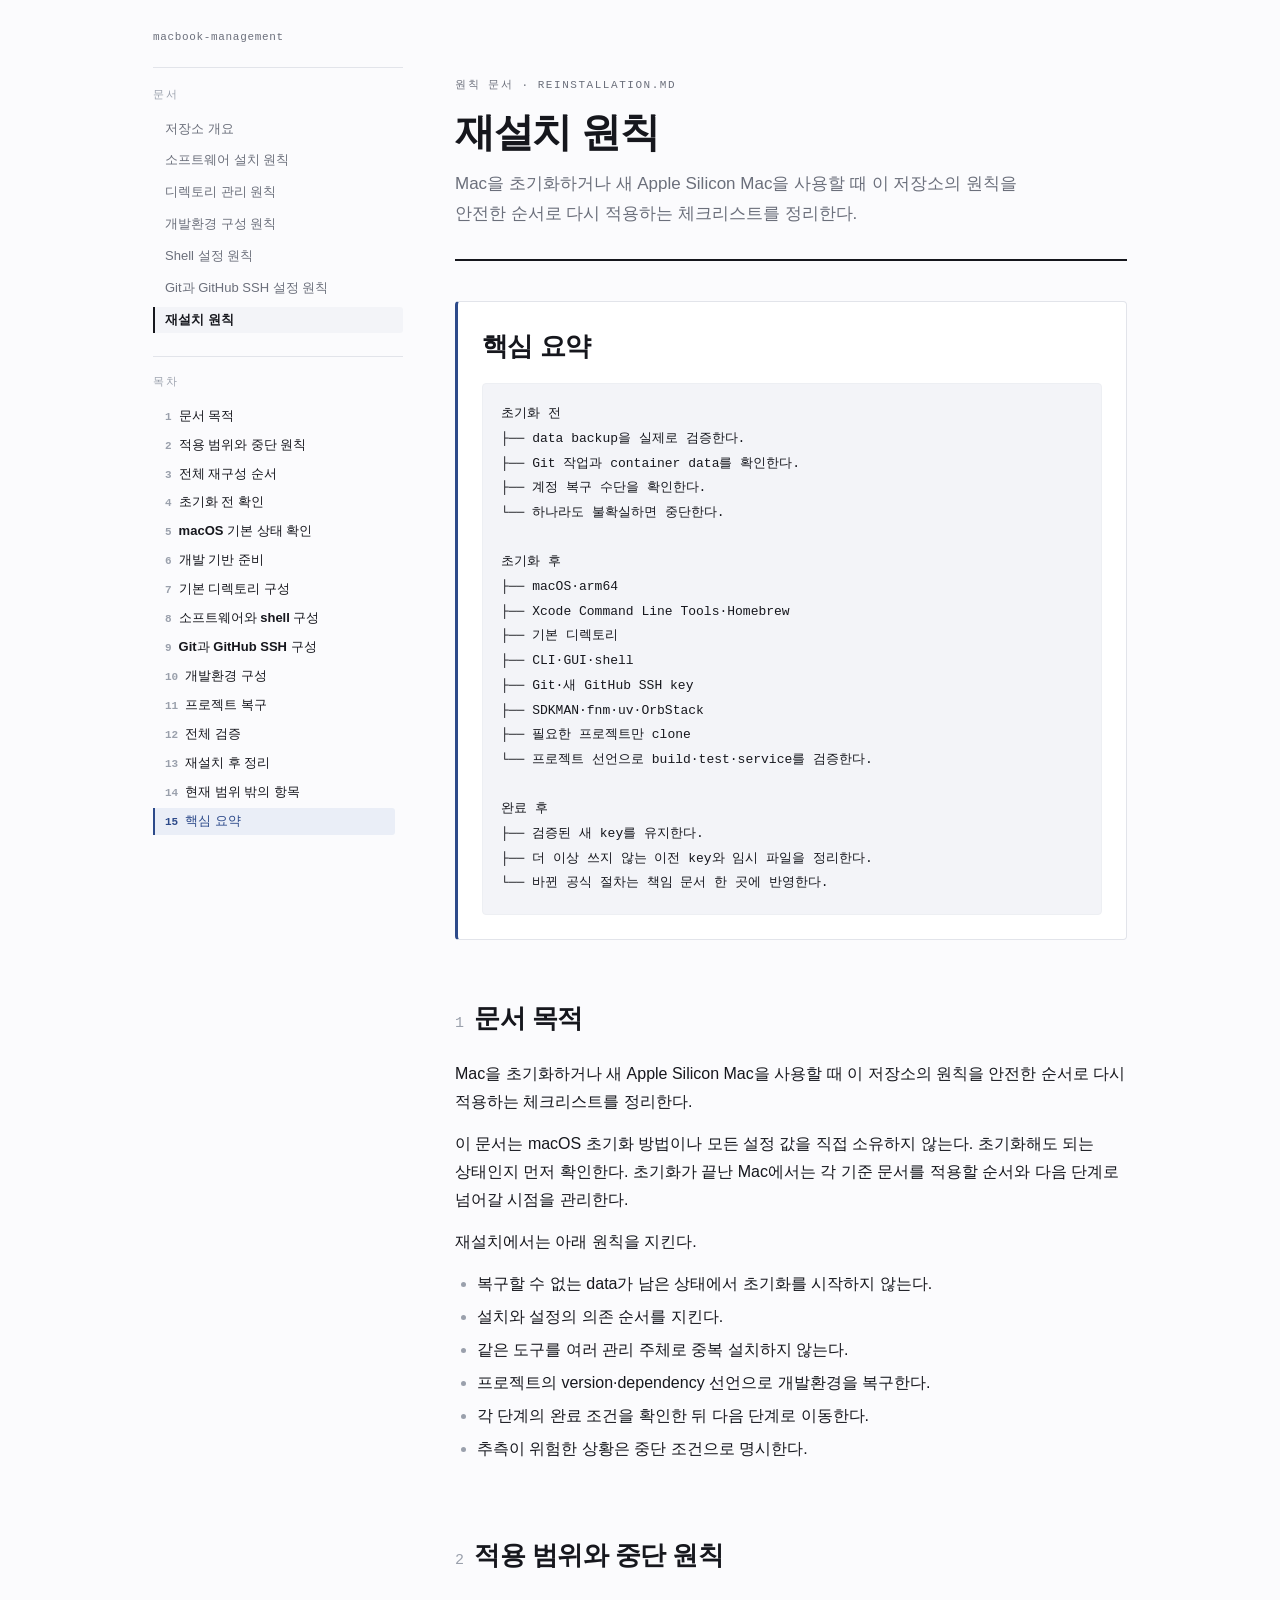
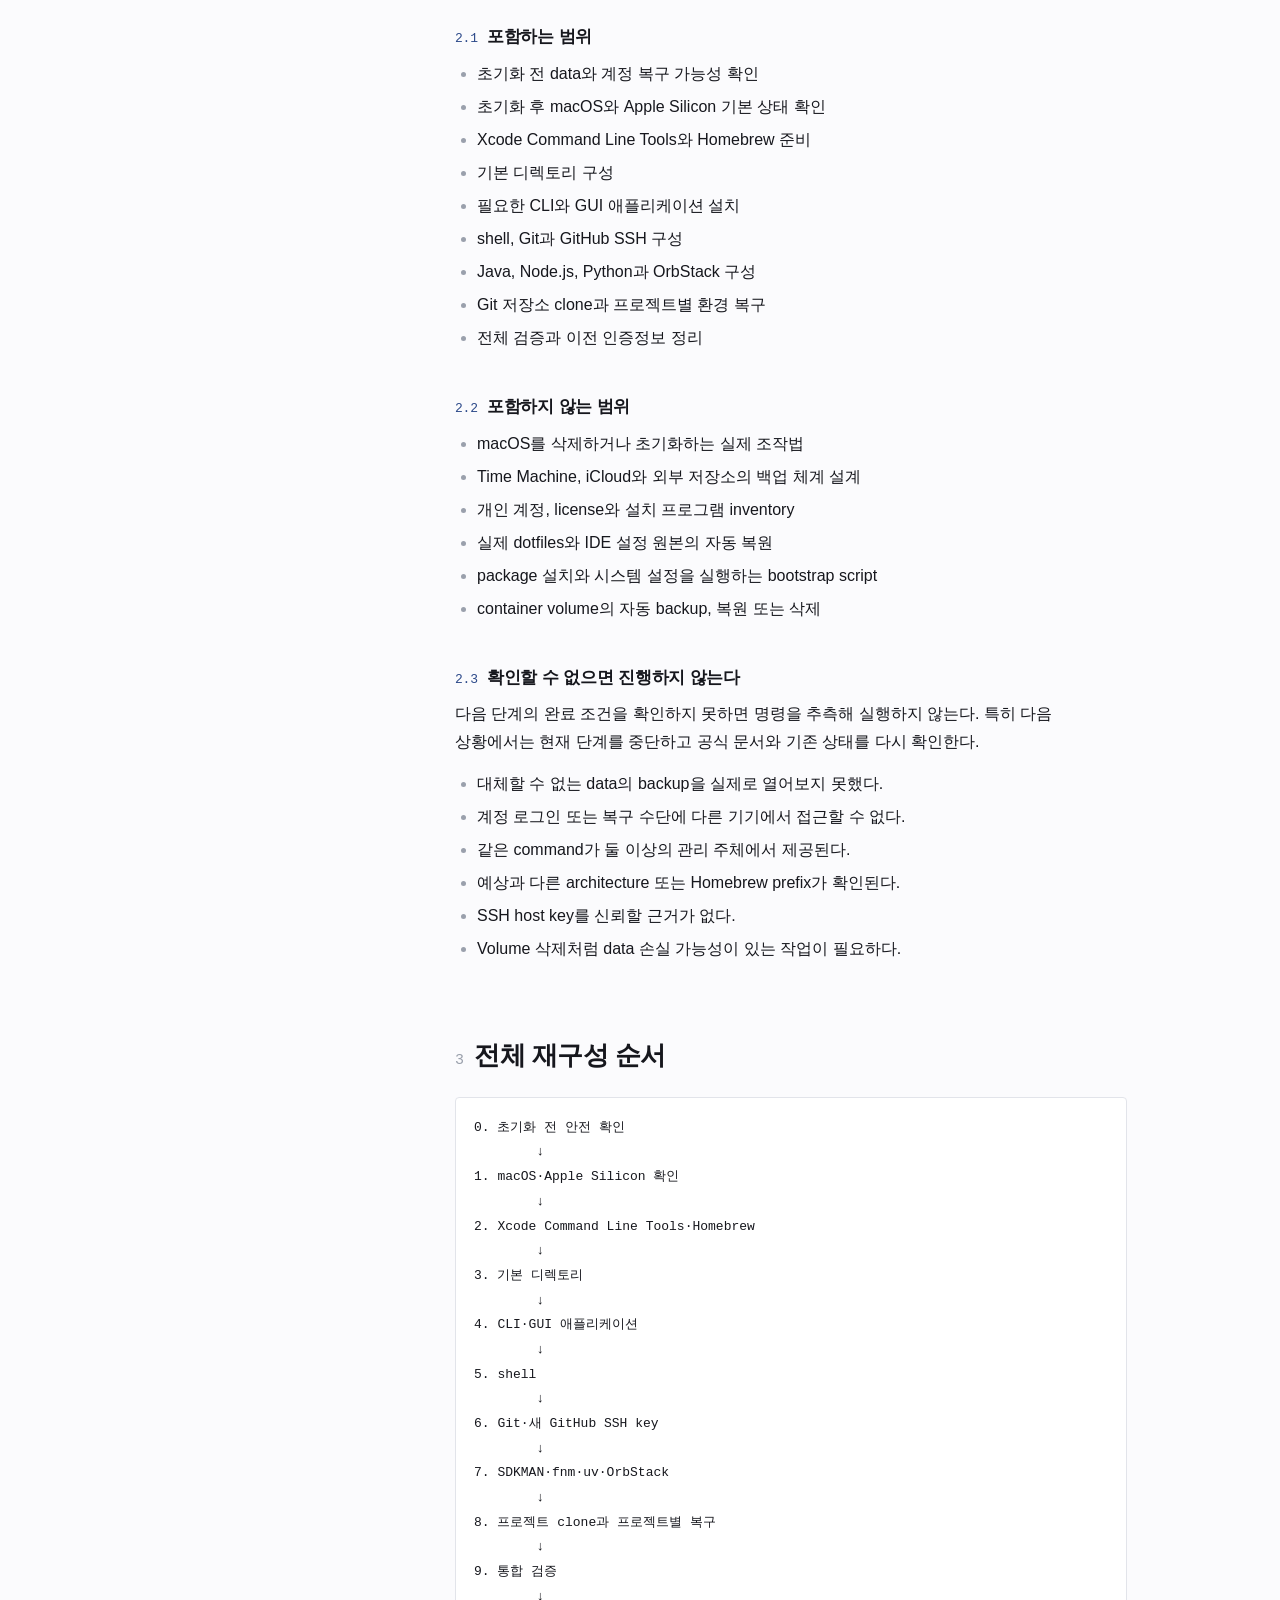
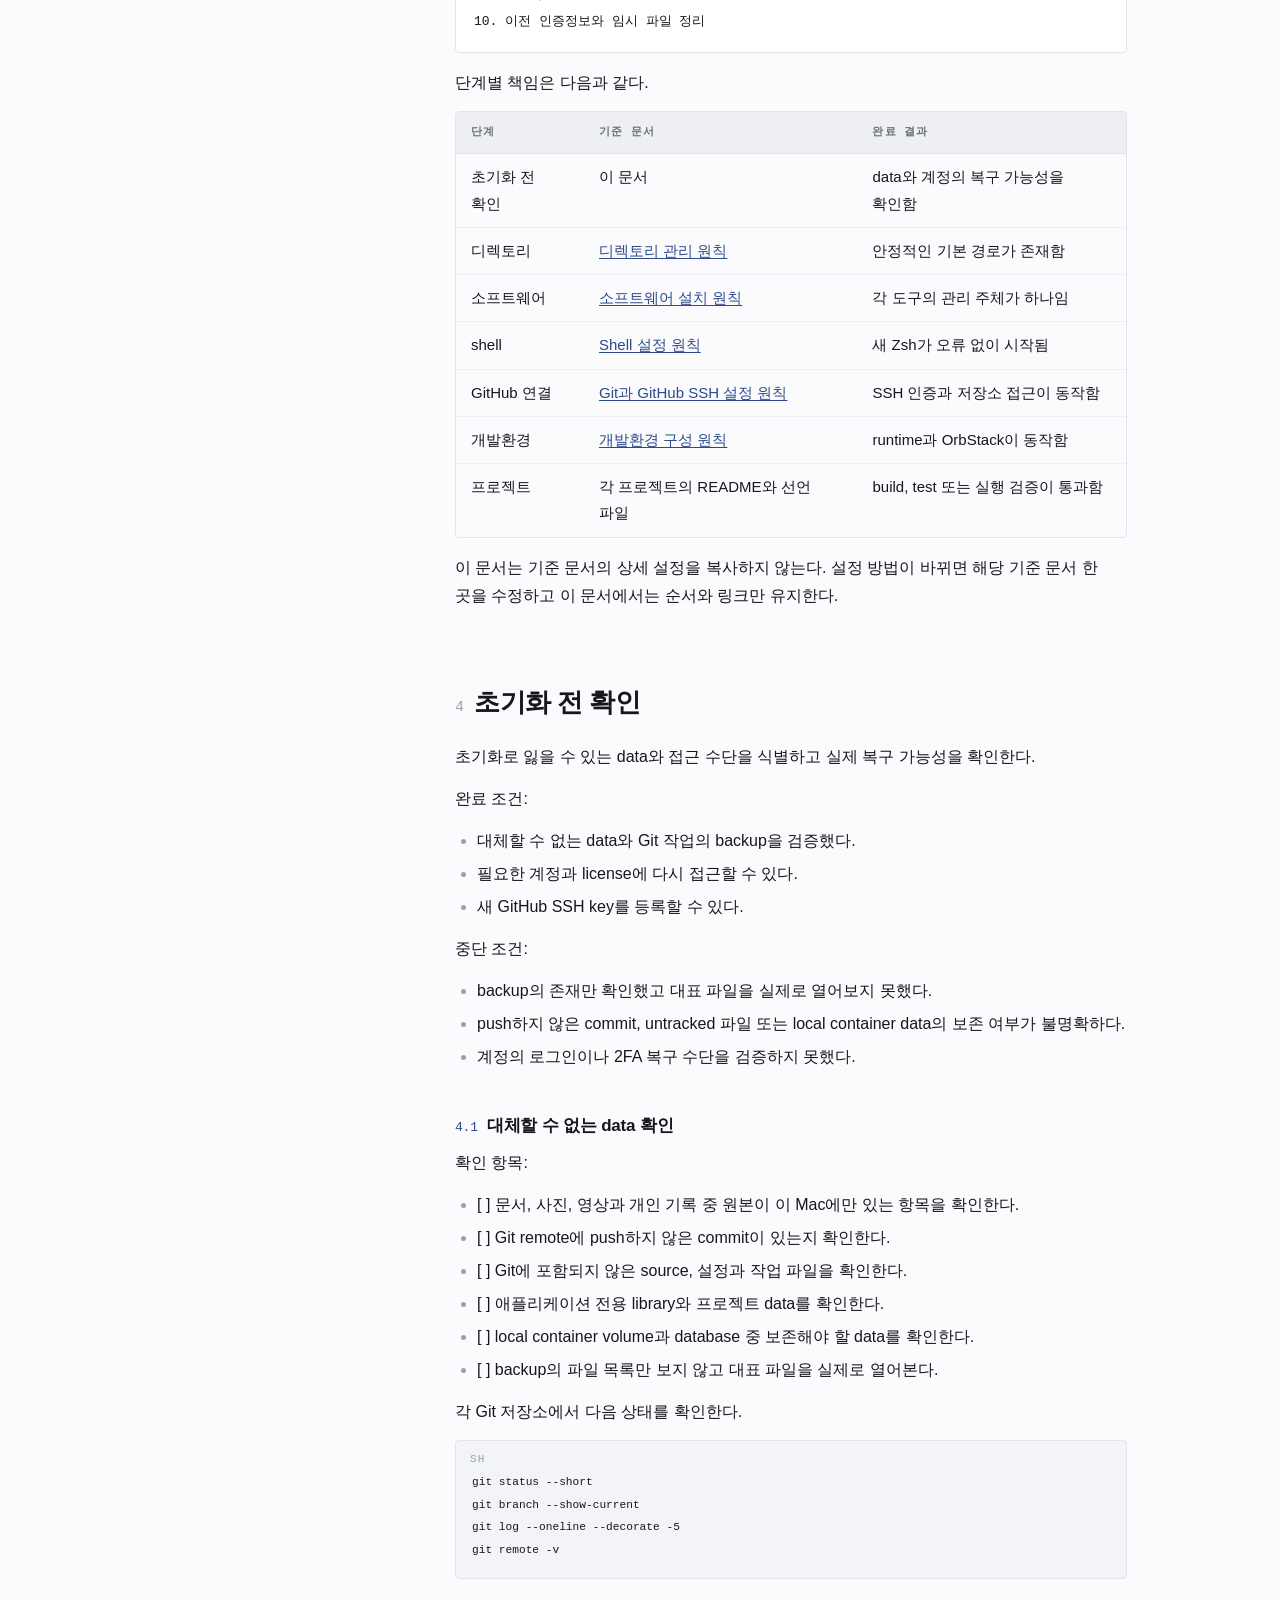
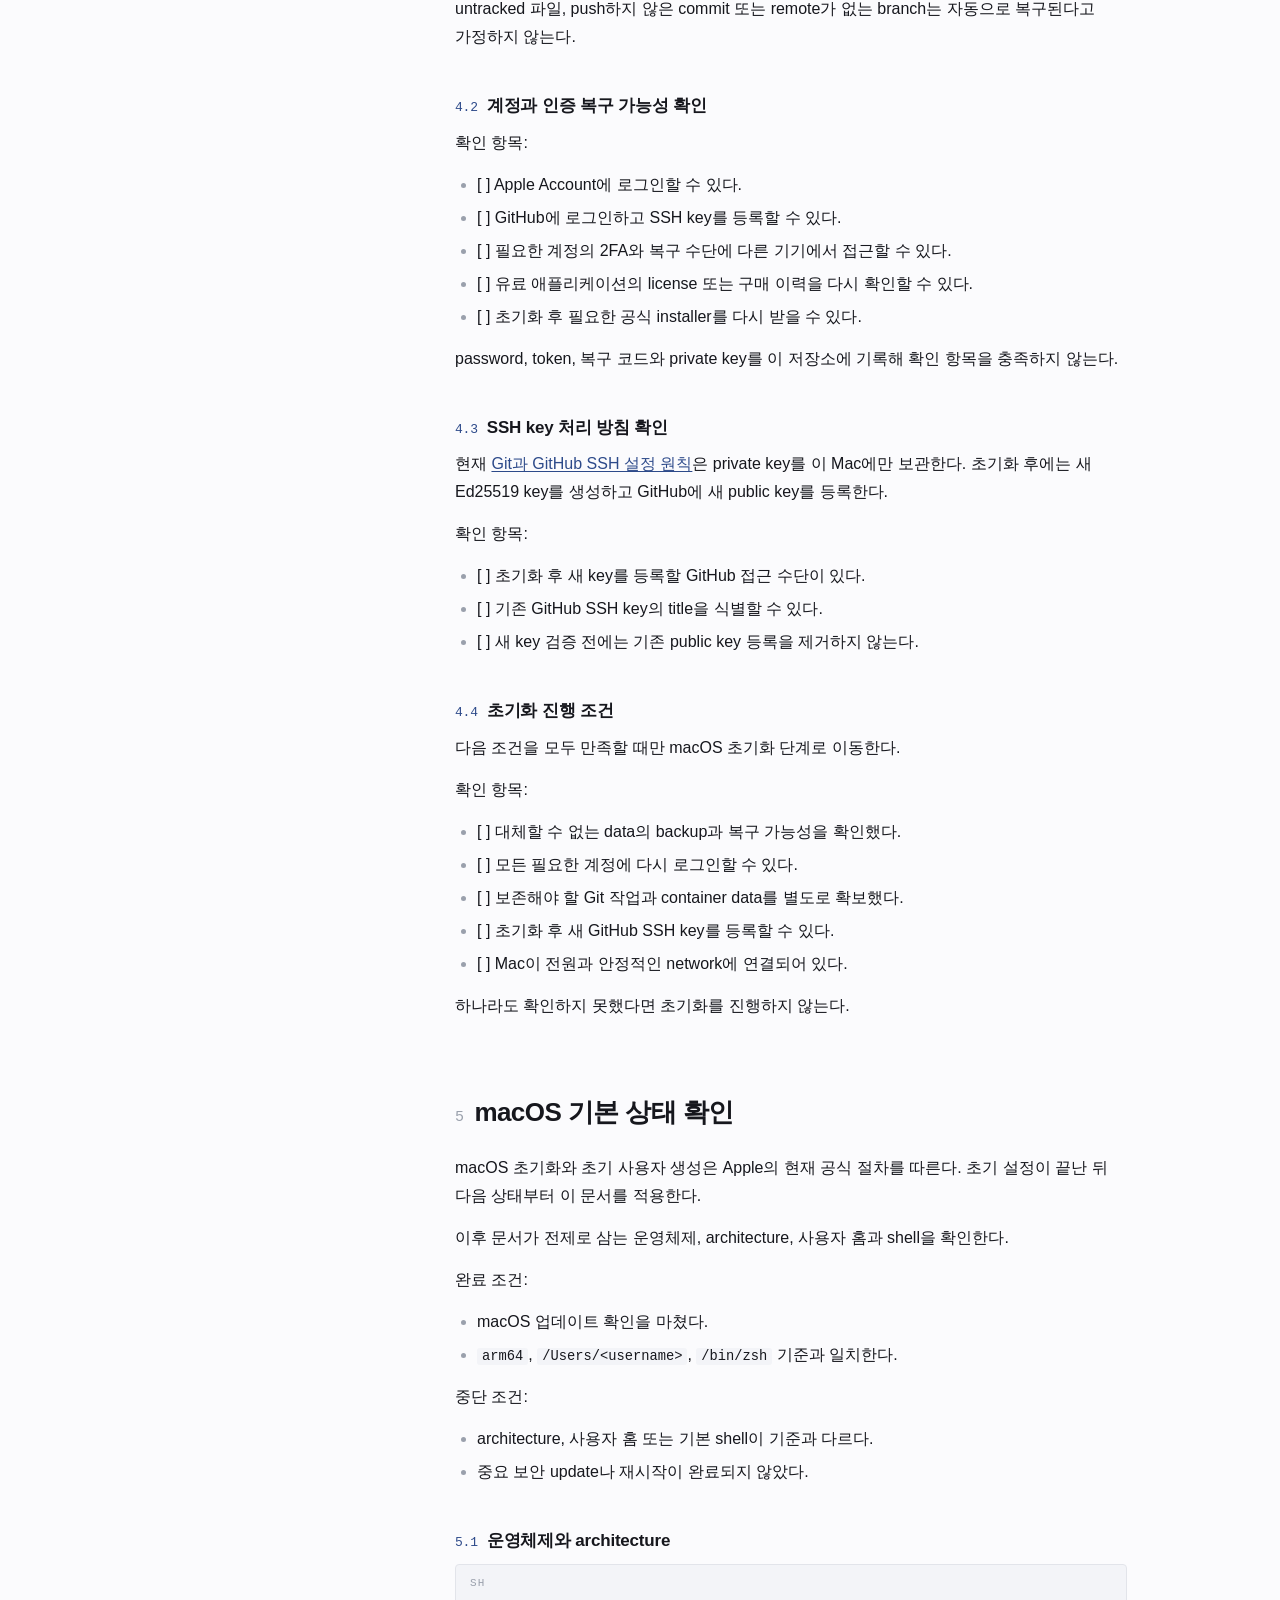
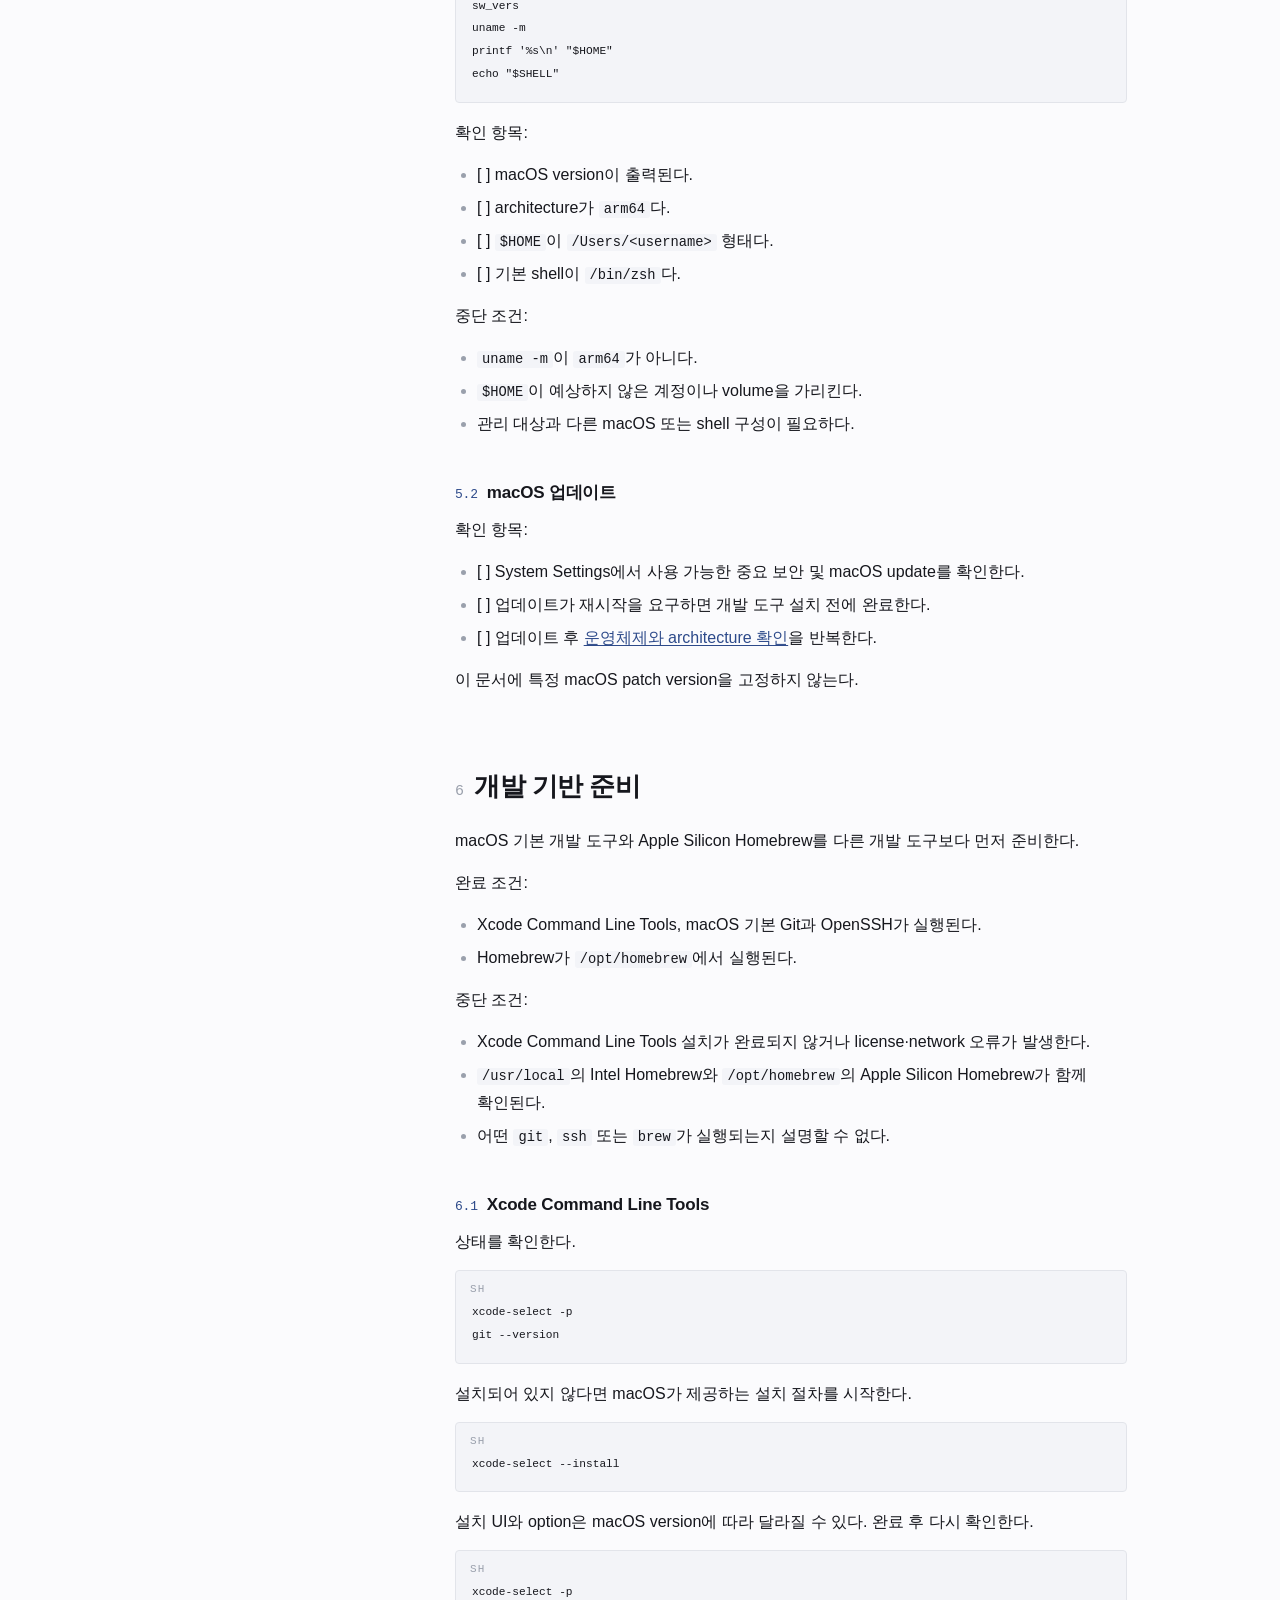
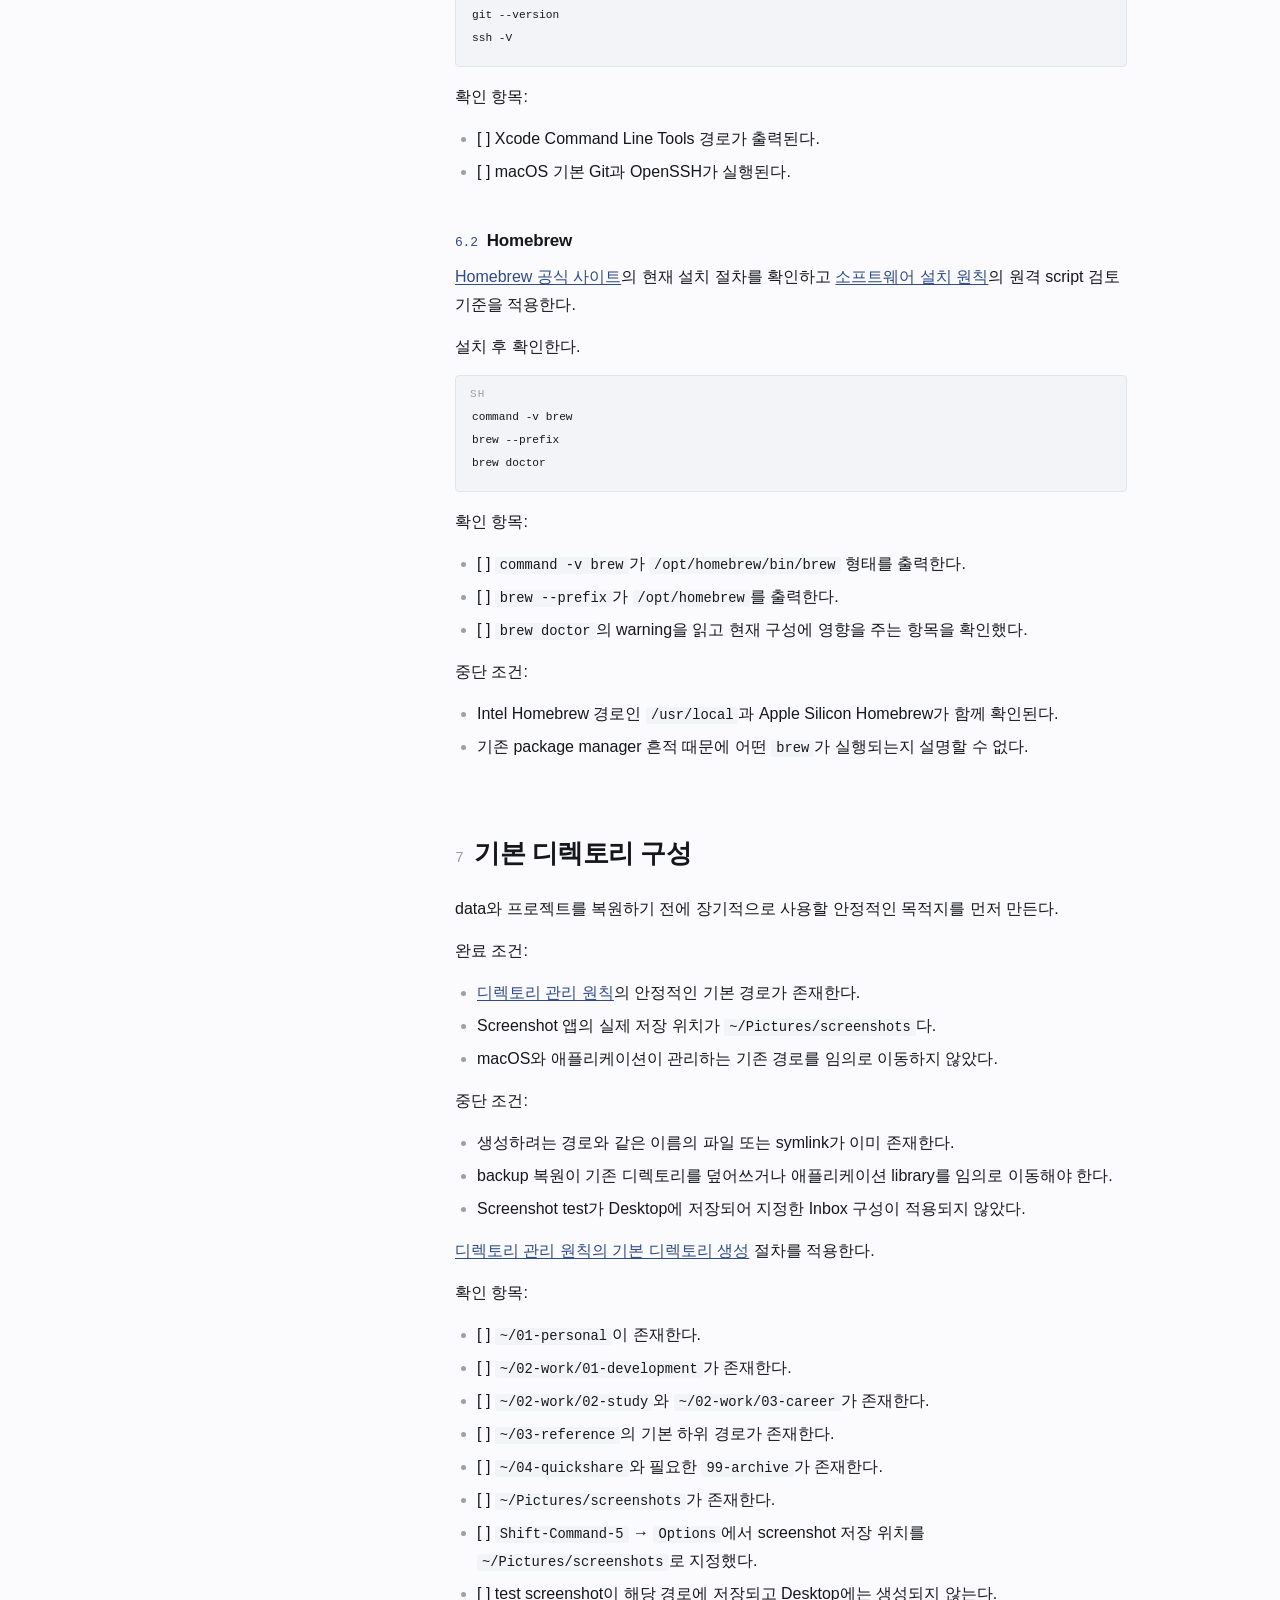
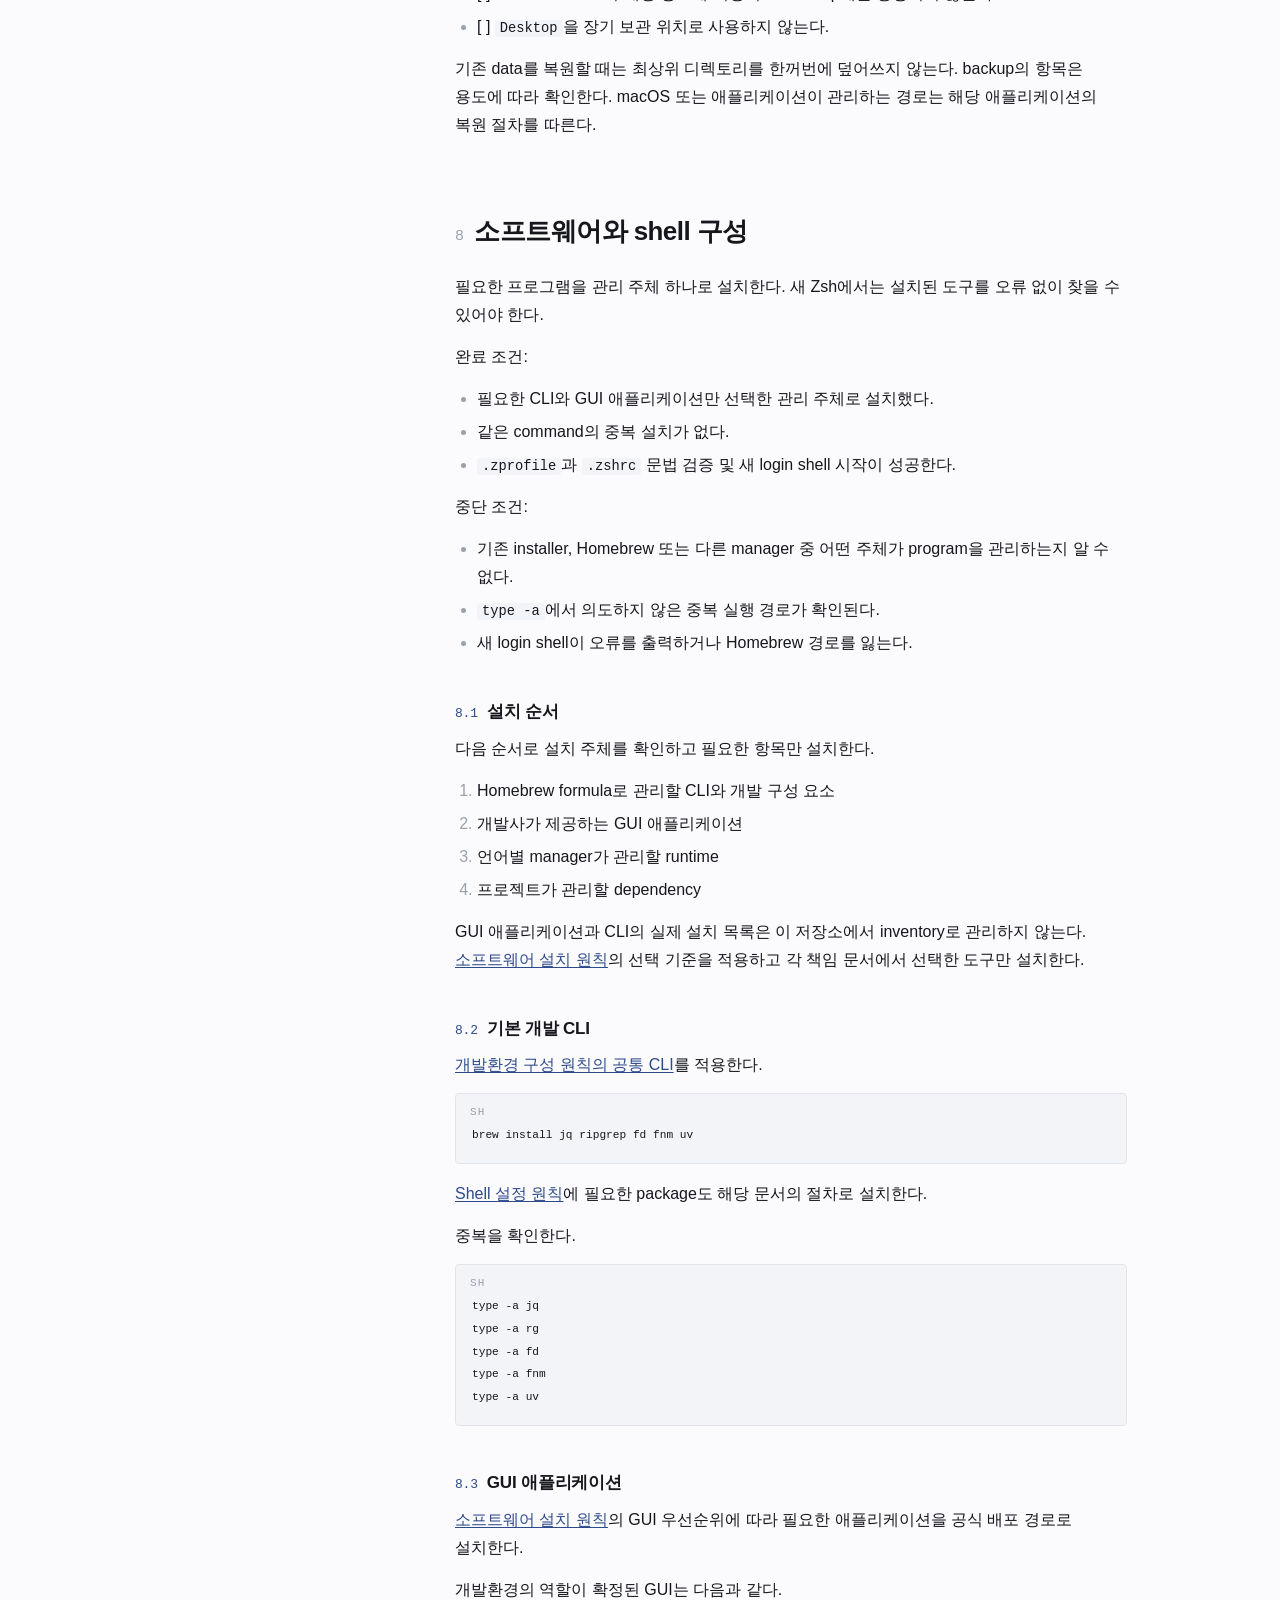
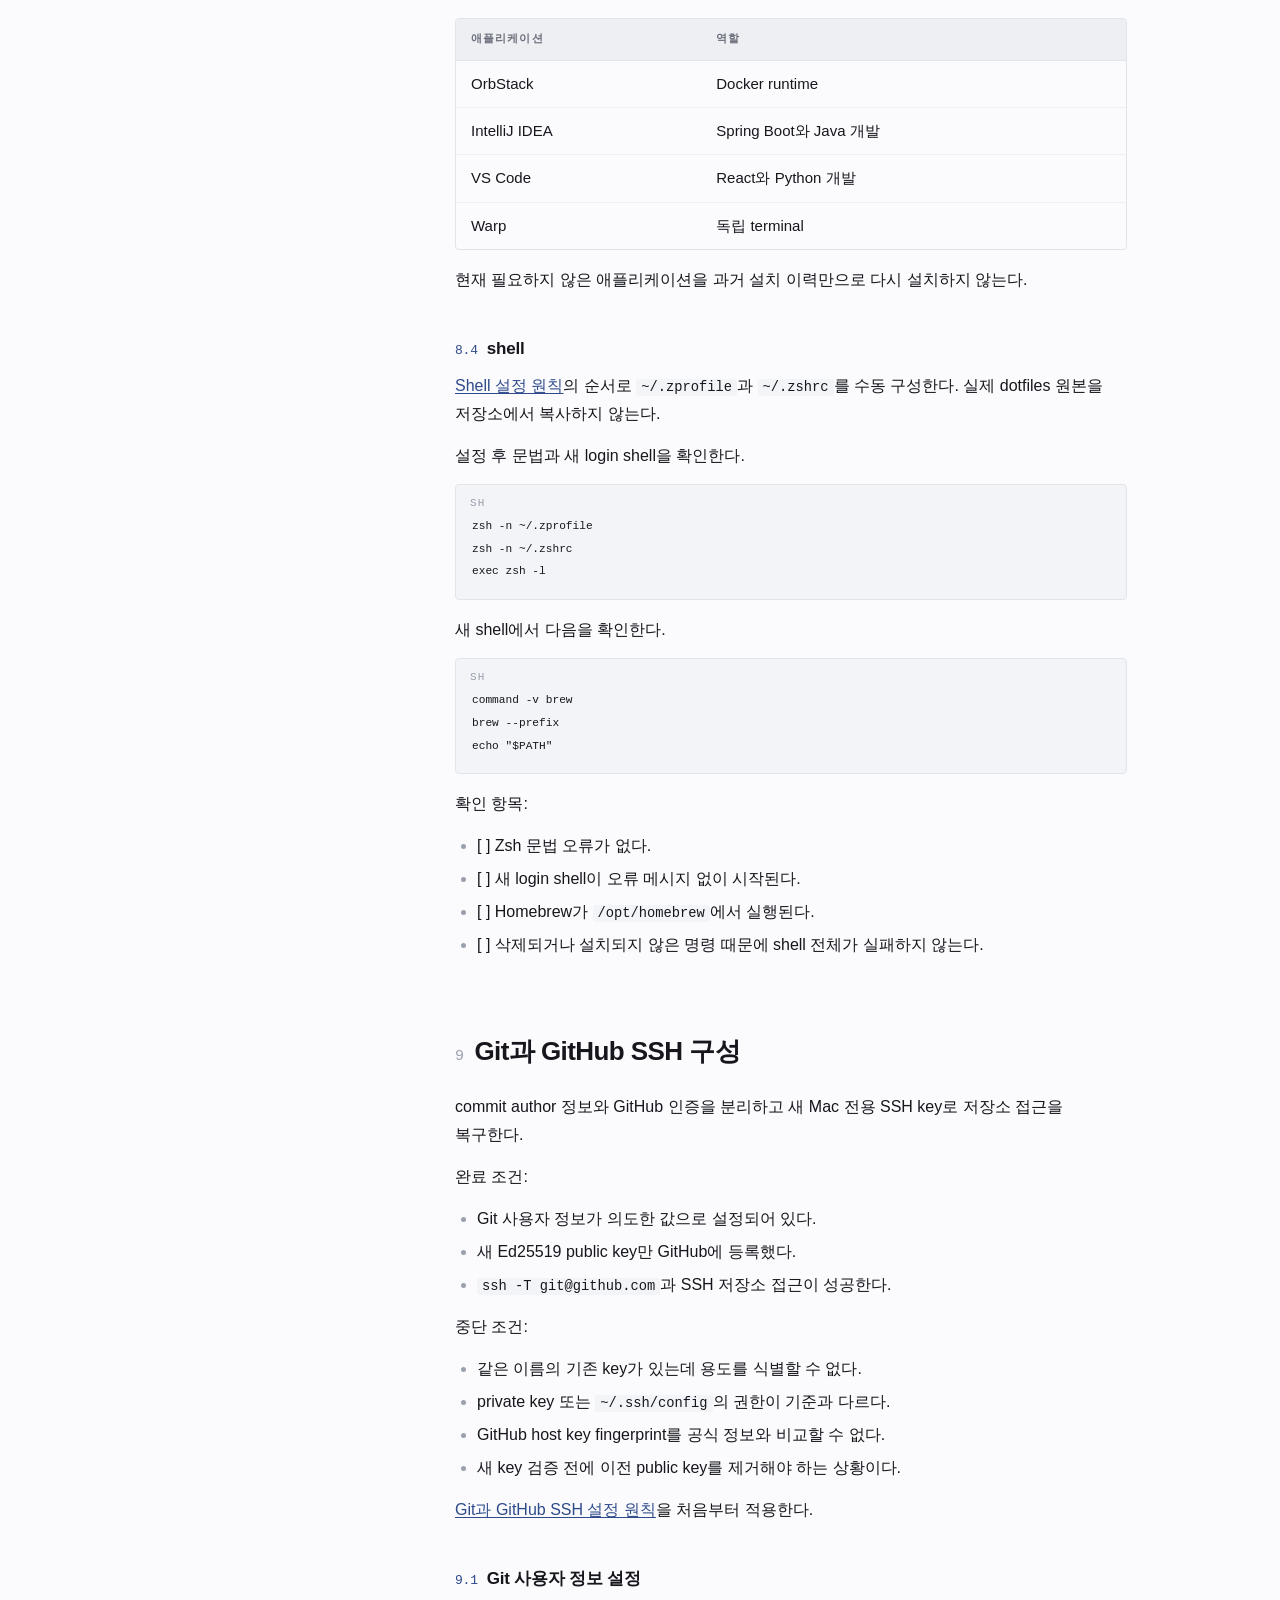
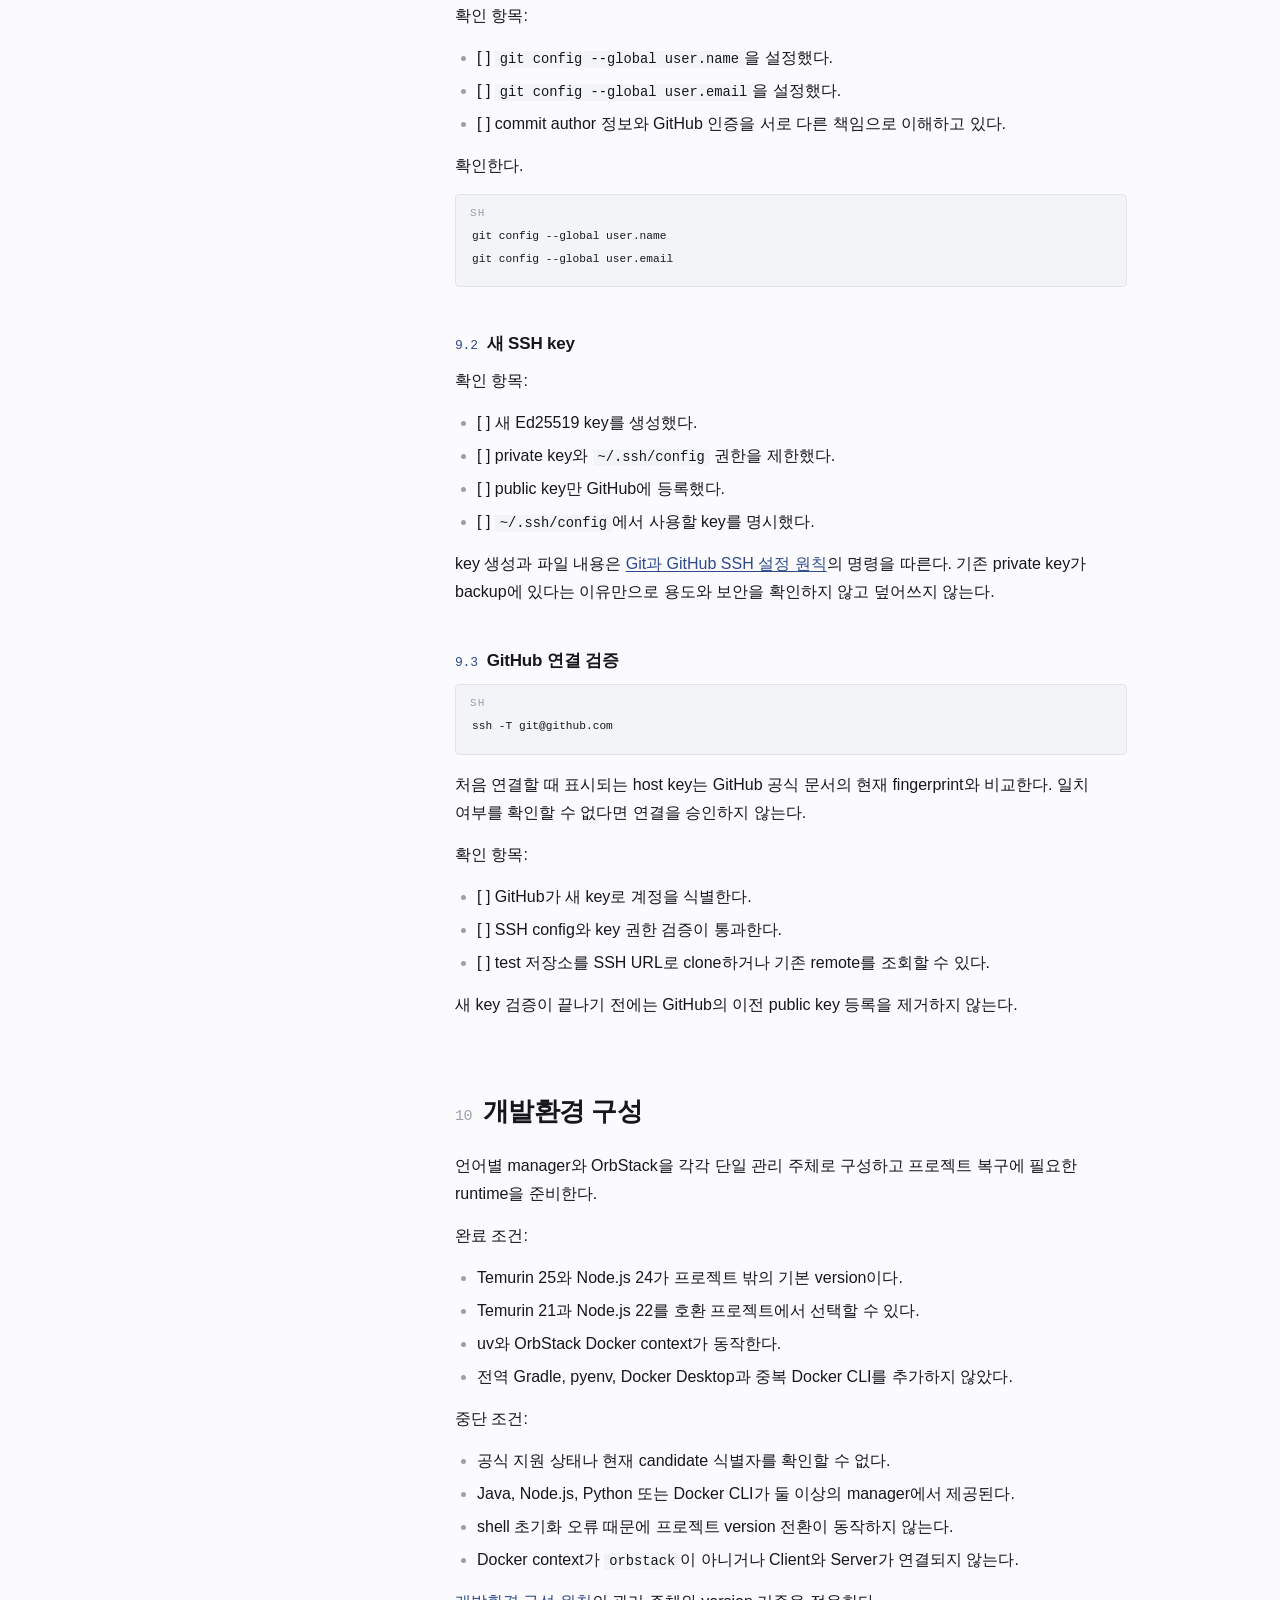
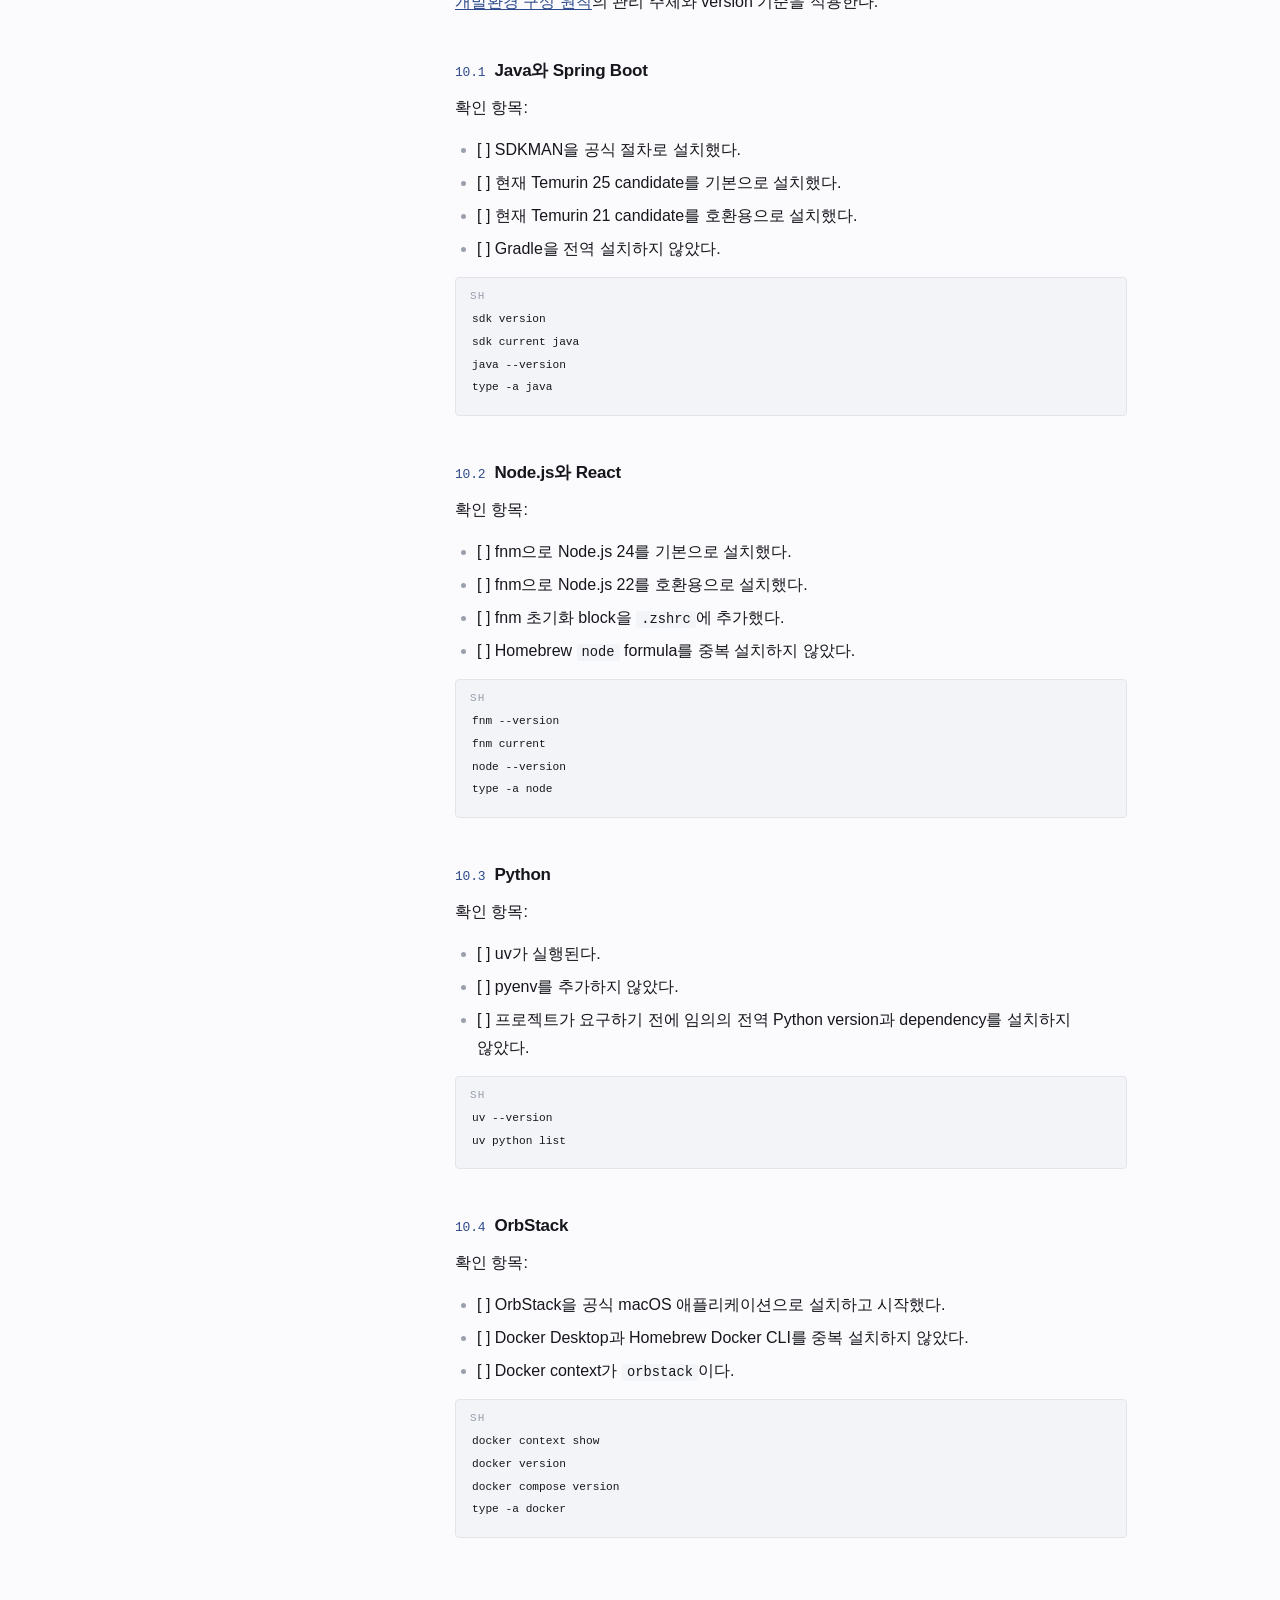
<file: docs/reinstallation.html>
<!doctype html>
<html lang="ko"><head>
<meta charset="utf-8">
<meta name="viewport" content="width=device-width, initial-scale=1">
<title>재설치 원칙 · macbook-management</title>
<link rel="stylesheet" href="assets/style.css">
</head><body>
<a class="skip" href="#main">본문으로</a>
<div class="shell">
<aside class="side">
  <a class="home" href="index.html">macbook-management</a>
  <nav class="docnav"><div class="toc-h">문서</div><ul><li><a href="index.html">저장소 개요</a></li><li><a href="software-installation.html">소프트웨어 설치 원칙</a></li><li><a href="directory-management.html">디렉토리 관리 원칙</a></li><li><a href="development-environment.html">개발환경 구성 원칙</a></li><li><a href="shell-configuration.html">Shell 설정 원칙</a></li><li><a href="git-and-ssh.html">Git과 GitHub SSH 설정 원칙</a></li><li><a href="reinstallation.html" class="cur" aria-current="page">재설치 원칙</a></li></ul></nav>
  <nav class="toc"><div class="toc-h">목차</div><ul><li><a class="l2" href="#1-문서-목적"><span class="n">1</span>문서 목적</a></li><li><a class="l2" href="#2-적용-범위와-중단-원칙"><span class="n">2</span>적용 범위와 중단 원칙</a><ul><li><a href="#21-포함하는-범위">포함하는 범위</a></li><li><a href="#22-포함하지-않는-범위">포함하지 않는 범위</a></li><li><a href="#23-확인할-수-없으면-진행하지-않는다">확인할 수 없으면 진행하지 않는다</a></li></ul></li><li><a class="l2" href="#3-전체-재구성-순서"><span class="n">3</span>전체 재구성 순서</a></li><li><a class="l2" href="#4-초기화-전-확인"><span class="n">4</span>초기화 전 확인</a><ul><li><a href="#41-대체할-수-없는-data-확인">대체할 수 없는 data 확인</a></li><li><a href="#42-계정과-인증-복구-가능성-확인">계정과 인증 복구 가능성 확인</a></li><li><a href="#43-ssh-key-처리-방침-확인">SSH key 처리 방침 확인</a></li><li><a href="#44-초기화-진행-조건">초기화 진행 조건</a></li></ul></li><li><a class="l2" href="#5-macos-기본-상태-확인"><span class="n">5</span>macOS 기본 상태 확인</a><ul><li><a href="#51-운영체제와-architecture">운영체제와 architecture</a></li><li><a href="#52-macos-업데이트">macOS 업데이트</a></li></ul></li><li><a class="l2" href="#6-개발-기반-준비"><span class="n">6</span>개발 기반 준비</a><ul><li><a href="#61-xcode-command-line-tools">Xcode Command Line Tools</a></li><li><a href="#62-homebrew">Homebrew</a></li></ul></li><li><a class="l2" href="#7-기본-디렉토리-구성"><span class="n">7</span>기본 디렉토리 구성</a></li><li><a class="l2" href="#8-소프트웨어와-shell-구성"><span class="n">8</span>소프트웨어와 shell 구성</a><ul><li><a href="#81-설치-순서">설치 순서</a></li><li><a href="#82-기본-개발-cli">기본 개발 CLI</a></li><li><a href="#83-gui-애플리케이션">GUI 애플리케이션</a></li><li><a href="#84-shell">shell</a></li></ul></li><li><a class="l2" href="#9-git과-github-ssh-구성"><span class="n">9</span>Git과 GitHub SSH 구성</a><ul><li><a href="#91-git-사용자-정보-설정">Git 사용자 정보 설정</a></li><li><a href="#92-새-ssh-key">새 SSH key</a></li><li><a href="#93-github-연결-검증">GitHub 연결 검증</a></li></ul></li><li><a class="l2" href="#10-개발환경-구성"><span class="n">10</span>개발환경 구성</a><ul><li><a href="#101-java와-spring-boot">Java와 Spring Boot</a></li><li><a href="#102-nodejs와-react">Node.js와 React</a></li><li><a href="#103-python">Python</a></li><li><a href="#104-orbstack">OrbStack</a></li></ul></li><li><a class="l2" href="#11-프로젝트-복구"><span class="n">11</span>프로젝트 복구</a><ul><li><a href="#111-ssh-url로-clone">SSH URL로 clone</a></li><li><a href="#112-프로젝트-선언-확인">프로젝트 선언 확인</a></li><li><a href="#113-spring-boot-프로젝트">Spring Boot 프로젝트</a></li><li><a href="#114-react-프로젝트">React 프로젝트</a></li><li><a href="#115-python-프로젝트">Python 프로젝트</a></li><li><a href="#116-compose-프로젝트">Compose 프로젝트</a></li></ul></li><li><a class="l2" href="#12-전체-검증"><span class="n">12</span>전체 검증</a><ul><li><a href="#121-기본-환경">기본 환경</a></li><li><a href="#122-디렉토리와-shell">디렉토리와 shell</a></li><li><a href="#123-github">GitHub</a></li><li><a href="#124-개발-도구">개발 도구</a></li><li><a href="#125-대표-프로젝트">대표 프로젝트</a></li></ul></li><li><a class="l2" href="#13-재설치-후-정리"><span class="n">13</span>재설치 후 정리</a><ul><li><a href="#131-이전-github-ssh-key">이전 GitHub SSH key</a></li><li><a href="#132-설치-파일과-inbox">설치 파일과 Inbox</a></li><li><a href="#133-문서-기준-갱신">문서 기준 갱신</a></li></ul></li><li><a class="l2" href="#14-현재-범위-밖의-항목"><span class="n">14</span>현재 범위 밖의 항목</a></li><li><a class="l2" href="#15-핵심-요약"><span class="n">15</span>핵심 요약</a></li></ul></nav>
</aside>
<main id="main">
<header>
  <div class="eyebrow">원칙 문서 · reinstallation.md</div>
  <h1>재설치 원칙</h1>
  <p class="standfirst">Mac을 초기화하거나 새 Apple Silicon Mac을 사용할 때 이 저장소의 원칙을 안전한 순서로 다시 적용하는 체크리스트를 정리한다.</p>
</header>
<div class="lifted"><section class="s-summary" id="15-핵심-요약"><h2><span class="n">15</span>핵심 요약</h2><div class="map"><pre>초기화 전
├── data backup을 실제로 검증한다.
├── Git 작업과 container data를 확인한다.
├── 계정 복구 수단을 확인한다.
└── 하나라도 불확실하면 중단한다.

초기화 후
├── macOS·arm64
├── Xcode Command Line Tools·Homebrew
├── 기본 디렉토리
├── CLI·GUI·shell
├── Git·새 GitHub SSH key
├── SDKMAN·fnm·uv·OrbStack
├── 필요한 프로젝트만 clone
└── 프로젝트 선언으로 build·test·service를 검증한다.

완료 후
├── 검증된 새 key를 유지한다.
├── 더 이상 쓰지 않는 이전 key와 임시 파일을 정리한다.
└── 바뀐 공식 절차는 책임 문서 한 곳에 반영한다.</pre></div></section></div>
<section class="s-purpose" id="1-문서-목적"><h2><span class="n">1</span>문서 목적</h2><p>Mac을 초기화하거나 새 Apple Silicon Mac을 사용할 때 이 저장소의 원칙을 안전한 순서로 다시 적용하는 체크리스트를 정리한다.</p>
<p>이 문서는 macOS 초기화 방법이나 모든 설정 값을 직접 소유하지 않는다. 초기화해도 되는 상태인지 먼저 확인한다. 초기화가 끝난 Mac에서는 각 기준 문서를 적용할 순서와 다음 단계로 넘어갈 시점을 관리한다.</p>
<p>재설치에서는 아래 원칙을 지킨다.</p>
<ul><li>복구할 수 없는 data가 남은 상태에서 초기화를 시작하지 않는다.</li><li>설치와 설정의 의존 순서를 지킨다.</li><li>같은 도구를 여러 관리 주체로 중복 설치하지 않는다.</li><li>프로젝트의 version·dependency 선언으로 개발환경을 복구한다.</li><li>각 단계의 완료 조건을 확인한 뒤 다음 단계로 이동한다.</li><li>추측이 위험한 상황은 중단 조건으로 명시한다.</li></ul></section>
<section class="s-other" id="2-적용-범위와-중단-원칙"><h2><span class="n">2</span>적용 범위와 중단 원칙</h2><div class="sub"><h3 id="21-포함하는-범위"><span class="n">2.1</span>포함하는 범위</h3><ul><li>초기화 전 data와 계정 복구 가능성 확인</li><li>초기화 후 macOS와 Apple Silicon 기본 상태 확인</li><li>Xcode Command Line Tools와 Homebrew 준비</li><li>기본 디렉토리 구성</li><li>필요한 CLI와 GUI 애플리케이션 설치</li><li>shell, Git과 GitHub SSH 구성</li><li>Java, Node.js, Python과 OrbStack 구성</li><li>Git 저장소 clone과 프로젝트별 환경 복구</li><li>전체 검증과 이전 인증정보 정리</li></ul></div>
<div class="sub"><h3 id="22-포함하지-않는-범위"><span class="n">2.2</span>포함하지 않는 범위</h3><ul><li>macOS를 삭제하거나 초기화하는 실제 조작법</li><li>Time Machine, iCloud와 외부 저장소의 백업 체계 설계</li><li>개인 계정, license와 설치 프로그램 inventory</li><li>실제 dotfiles와 IDE 설정 원본의 자동 복원</li><li>package 설치와 시스템 설정을 실행하는 bootstrap script</li><li>container volume의 자동 backup, 복원 또는 삭제</li></ul></div>
<div class="sub"><h3 id="23-확인할-수-없으면-진행하지-않는다"><span class="n">2.3</span>확인할 수 없으면 진행하지 않는다</h3><p>다음 단계의 완료 조건을 확인하지 못하면 명령을 추측해 실행하지 않는다. 특히 다음 상황에서는 현재 단계를 중단하고 공식 문서와 기존 상태를 다시 확인한다.</p>
<ul><li>대체할 수 없는 data의 backup을 실제로 열어보지 못했다.</li><li>계정 로그인 또는 복구 수단에 다른 기기에서 접근할 수 없다.</li><li>같은 command가 둘 이상의 관리 주체에서 제공된다.</li><li>예상과 다른 architecture 또는 Homebrew prefix가 확인된다.</li><li>SSH host key를 신뢰할 근거가 없다.</li><li>Volume 삭제처럼 data 손실 가능성이 있는 작업이 필요하다.</li></ul></div></section>
<section class="s-other" id="3-전체-재구성-순서"><h2><span class="n">3</span>전체 재구성 순서</h2><div class="map"><pre>0. 초기화 전 안전 확인
        ↓
1. macOS·Apple Silicon 확인
        ↓
2. Xcode Command Line Tools·Homebrew
        ↓
3. 기본 디렉토리
        ↓
4. CLI·GUI 애플리케이션
        ↓
5. shell
        ↓
6. Git·새 GitHub SSH key
        ↓
7. SDKMAN·fnm·uv·OrbStack
        ↓
8. 프로젝트 clone과 프로젝트별 복구
        ↓
9. 통합 검증
        ↓
10. 이전 인증정보와 임시 파일 정리</pre></div>
<p>단계별 책임은 다음과 같다.</p>
<div class="table-scroll"><table><thead><tr><th>단계</th><th>기준 문서</th><th>완료 결과</th></tr></thead><tbody><tr><td data-label="단계">초기화 전 확인</td><td data-label="기준 문서">이 문서</td><td data-label="완료 결과">data와 계정의 복구 가능성을 확인함</td></tr><tr><td data-label="단계">디렉토리</td><td data-label="기준 문서"><a href="directory-management.html">디렉토리 관리 원칙</a></td><td data-label="완료 결과">안정적인 기본 경로가 존재함</td></tr><tr><td data-label="단계">소프트웨어</td><td data-label="기준 문서"><a href="software-installation.html">소프트웨어 설치 원칙</a></td><td data-label="완료 결과">각 도구의 관리 주체가 하나임</td></tr><tr><td data-label="단계">shell</td><td data-label="기준 문서"><a href="shell-configuration.html">Shell 설정 원칙</a></td><td data-label="완료 결과">새 Zsh가 오류 없이 시작됨</td></tr><tr><td data-label="단계">GitHub 연결</td><td data-label="기준 문서"><a href="git-and-ssh.html">Git과 GitHub SSH 설정 원칙</a></td><td data-label="완료 결과">SSH 인증과 저장소 접근이 동작함</td></tr><tr><td data-label="단계">개발환경</td><td data-label="기준 문서"><a href="development-environment.html">개발환경 구성 원칙</a></td><td data-label="완료 결과">runtime과 OrbStack이 동작함</td></tr><tr><td data-label="단계">프로젝트</td><td data-label="기준 문서">각 프로젝트의 README와 선언 파일</td><td data-label="완료 결과">build, test 또는 실행 검증이 통과함</td></tr></tbody></table></div>
<p>이 문서는 기준 문서의 상세 설정을 복사하지 않는다. 설정 방법이 바뀌면 해당 기준 문서 한 곳을 수정하고 이 문서에서는 순서와 링크만 유지한다.</p></section>
<section class="s-other" id="4-초기화-전-확인"><h2><span class="n">4</span>초기화 전 확인</h2><p>초기화로 잃을 수 있는 data와 접근 수단을 식별하고 실제 복구 가능성을 확인한다.</p>
<p>완료 조건:</p>
<ul><li>대체할 수 없는 data와 Git 작업의 backup을 검증했다.</li><li>필요한 계정과 license에 다시 접근할 수 있다.</li><li>새 GitHub SSH key를 등록할 수 있다.</li></ul>
<p>중단 조건:</p>
<ul><li>backup의 존재만 확인했고 대표 파일을 실제로 열어보지 못했다.</li><li>push하지 않은 commit, untracked 파일 또는 local container data의 보존 여부가 불명확하다.</li><li>계정의 로그인이나 2FA 복구 수단을 검증하지 못했다.</li></ul>
<div class="sub"><h3 id="41-대체할-수-없는-data-확인"><span class="n">4.1</span>대체할 수 없는 data 확인</h3><p>확인 항목:</p>
<ul><li>[ ] 문서, 사진, 영상과 개인 기록 중 원본이 이 Mac에만 있는 항목을 확인한다.</li><li>[ ] Git remote에 push하지 않은 commit이 있는지 확인한다.</li><li>[ ] Git에 포함되지 않은 source, 설정과 작업 파일을 확인한다.</li><li>[ ] 애플리케이션 전용 library와 프로젝트 data를 확인한다.</li><li>[ ] local container volume과 database 중 보존해야 할 data를 확인한다.</li><li>[ ] backup의 파일 목록만 보지 않고 대표 파일을 실제로 열어본다.</li></ul>
<p>각 Git 저장소에서 다음 상태를 확인한다.</p>
<div class="cmd"><span class="lang">sh</span><button class="copy" type="button" aria-label="명령 복사">복사</button><pre><code>git status --short
git branch --show-current
git log --oneline --decorate -5
git remote -v</code></pre></div>
<p>untracked 파일, push하지 않은 commit 또는 remote가 없는 branch는 자동으로 복구된다고 가정하지 않는다.</p></div>
<div class="sub"><h3 id="42-계정과-인증-복구-가능성-확인"><span class="n">4.2</span>계정과 인증 복구 가능성 확인</h3><p>확인 항목:</p>
<ul><li>[ ] Apple Account에 로그인할 수 있다.</li><li>[ ] GitHub에 로그인하고 SSH key를 등록할 수 있다.</li><li>[ ] 필요한 계정의 2FA와 복구 수단에 다른 기기에서 접근할 수 있다.</li><li>[ ] 유료 애플리케이션의 license 또는 구매 이력을 다시 확인할 수 있다.</li><li>[ ] 초기화 후 필요한 공식 installer를 다시 받을 수 있다.</li></ul>
<p>password, token, 복구 코드와 private key를 이 저장소에 기록해 확인 항목을 충족하지 않는다.</p></div>
<div class="sub"><h3 id="43-ssh-key-처리-방침-확인"><span class="n">4.3</span>SSH key 처리 방침 확인</h3><p>현재 <a href="git-and-ssh.html">Git과 GitHub SSH 설정 원칙</a>은 private key를 이 Mac에만 보관한다. 초기화 후에는 새 Ed25519 key를 생성하고 GitHub에 새 public key를 등록한다.</p>
<p>확인 항목:</p>
<ul><li>[ ] 초기화 후 새 key를 등록할 GitHub 접근 수단이 있다.</li><li>[ ] 기존 GitHub SSH key의 title을 식별할 수 있다.</li><li>[ ] 새 key 검증 전에는 기존 public key 등록을 제거하지 않는다.</li></ul></div>
<div class="sub"><h3 id="44-초기화-진행-조건"><span class="n">4.4</span>초기화 진행 조건</h3><p>다음 조건을 모두 만족할 때만 macOS 초기화 단계로 이동한다.</p>
<p>확인 항목:</p>
<ul><li>[ ] 대체할 수 없는 data의 backup과 복구 가능성을 확인했다.</li><li>[ ] 모든 필요한 계정에 다시 로그인할 수 있다.</li><li>[ ] 보존해야 할 Git 작업과 container data를 별도로 확보했다.</li><li>[ ] 초기화 후 새 GitHub SSH key를 등록할 수 있다.</li><li>[ ] Mac이 전원과 안정적인 network에 연결되어 있다.</li></ul>
<p>하나라도 확인하지 못했다면 초기화를 진행하지 않는다.</p></div></section>
<section class="s-other" id="5-macos-기본-상태-확인"><h2><span class="n">5</span>macOS 기본 상태 확인</h2><p>macOS 초기화와 초기 사용자 생성은 Apple의 현재 공식 절차를 따른다. 초기 설정이 끝난 뒤 다음 상태부터 이 문서를 적용한다.</p>
<p>이후 문서가 전제로 삼는 운영체제, architecture, 사용자 홈과 shell을 확인한다.</p>
<p>완료 조건:</p>
<ul><li>macOS 업데이트 확인을 마쳤다.</li><li><code>arm64</code>, <code>/Users/&lt;username&gt;</code>, <code>/bin/zsh</code> 기준과 일치한다.</li></ul>
<p>중단 조건:</p>
<ul><li>architecture, 사용자 홈 또는 기본 shell이 기준과 다르다.</li><li>중요 보안 update나 재시작이 완료되지 않았다.</li></ul>
<div class="sub"><h3 id="51-운영체제와-architecture"><span class="n">5.1</span>운영체제와 architecture</h3><div class="cmd"><span class="lang">sh</span><button class="copy" type="button" aria-label="명령 복사">복사</button><pre><code>sw_vers
uname -m
printf '%s\n' "$HOME"
echo "$SHELL"</code></pre></div>
<p>확인 항목:</p>
<ul><li>[ ] macOS version이 출력된다.</li><li>[ ] architecture가 <code>arm64</code>다.</li><li>[ ] <code>$HOME</code>이 <code>/Users/&lt;username&gt;</code> 형태다.</li><li>[ ] 기본 shell이 <code>/bin/zsh</code>다.</li></ul>
<p>중단 조건:</p>
<ul><li><code>uname -m</code>이 <code>arm64</code>가 아니다.</li><li><code>$HOME</code>이 예상하지 않은 계정이나 volume을 가리킨다.</li><li>관리 대상과 다른 macOS 또는 shell 구성이 필요하다.</li></ul></div>
<div class="sub"><h3 id="52-macos-업데이트"><span class="n">5.2</span>macOS 업데이트</h3><p>확인 항목:</p>
<ul><li>[ ] System Settings에서 사용 가능한 중요 보안 및 macOS update를 확인한다.</li><li>[ ] 업데이트가 재시작을 요구하면 개발 도구 설치 전에 완료한다.</li><li>[ ] 업데이트 후 <a href="#51-운영체제와-architecture">운영체제와 architecture 확인</a>을 반복한다.</li></ul>
<p>이 문서에 특정 macOS patch version을 고정하지 않는다.</p></div></section>
<section class="s-other" id="6-개발-기반-준비"><h2><span class="n">6</span>개발 기반 준비</h2><p>macOS 기본 개발 도구와 Apple Silicon Homebrew를 다른 개발 도구보다 먼저 준비한다.</p>
<p>완료 조건:</p>
<ul><li>Xcode Command Line Tools, macOS 기본 Git과 OpenSSH가 실행된다.</li><li>Homebrew가 <code>/opt/homebrew</code>에서 실행된다.</li></ul>
<p>중단 조건:</p>
<ul><li>Xcode Command Line Tools 설치가 완료되지 않거나 license·network 오류가 발생한다.</li><li><code>/usr/local</code>의 Intel Homebrew와 <code>/opt/homebrew</code>의 Apple Silicon Homebrew가 함께 확인된다.</li><li>어떤 <code>git</code>, <code>ssh</code> 또는 <code>brew</code>가 실행되는지 설명할 수 없다.</li></ul>
<div class="sub"><h3 id="61-xcode-command-line-tools"><span class="n">6.1</span>Xcode Command Line Tools</h3><p>상태를 확인한다.</p>
<div class="cmd"><span class="lang">sh</span><button class="copy" type="button" aria-label="명령 복사">복사</button><pre><code>xcode-select -p
git --version</code></pre></div>
<p>설치되어 있지 않다면 macOS가 제공하는 설치 절차를 시작한다.</p>
<div class="cmd"><span class="lang">sh</span><button class="copy" type="button" aria-label="명령 복사">복사</button><pre><code>xcode-select --install</code></pre></div>
<p>설치 UI와 option은 macOS version에 따라 달라질 수 있다. 완료 후 다시 확인한다.</p>
<div class="cmd"><span class="lang">sh</span><button class="copy" type="button" aria-label="명령 복사">복사</button><pre><code>xcode-select -p
git --version
ssh -V</code></pre></div>
<p>확인 항목:</p>
<ul><li>[ ] Xcode Command Line Tools 경로가 출력된다.</li><li>[ ] macOS 기본 Git과 OpenSSH가 실행된다.</li></ul></div>
<div class="sub"><h3 id="62-homebrew"><span class="n">6.2</span>Homebrew</h3><p><a href="https://brew.sh/">Homebrew 공식 사이트</a>의 현재 설치 절차를 확인하고 <a href="software-installation.html">소프트웨어 설치 원칙</a>의 원격 script 검토 기준을 적용한다.</p>
<p>설치 후 확인한다.</p>
<div class="cmd"><span class="lang">sh</span><button class="copy" type="button" aria-label="명령 복사">복사</button><pre><code>command -v brew
brew --prefix
brew doctor</code></pre></div>
<p>확인 항목:</p>
<ul><li>[ ] <code>command -v brew</code>가 <code>/opt/homebrew/bin/brew</code> 형태를 출력한다.</li><li>[ ] <code>brew --prefix</code>가 <code>/opt/homebrew</code>를 출력한다.</li><li>[ ] <code>brew doctor</code>의 warning을 읽고 현재 구성에 영향을 주는 항목을 확인했다.</li></ul>
<p>중단 조건:</p>
<ul><li>Intel Homebrew 경로인 <code>/usr/local</code>과 Apple Silicon Homebrew가 함께 확인된다.</li><li>기존 package manager 흔적 때문에 어떤 <code>brew</code>가 실행되는지 설명할 수 없다.</li></ul></div></section>
<section class="s-other" id="7-기본-디렉토리-구성"><h2><span class="n">7</span>기본 디렉토리 구성</h2><p>data와 프로젝트를 복원하기 전에 장기적으로 사용할 안정적인 목적지를 먼저 만든다.</p>
<p>완료 조건:</p>
<ul><li><a href="directory-management.html">디렉토리 관리 원칙</a>의 안정적인 기본 경로가 존재한다.</li><li>Screenshot 앱의 실제 저장 위치가 <code>~/Pictures/screenshots</code>다.</li><li>macOS와 애플리케이션이 관리하는 기존 경로를 임의로 이동하지 않았다.</li></ul>
<p>중단 조건:</p>
<ul><li>생성하려는 경로와 같은 이름의 파일 또는 symlink가 이미 존재한다.</li><li>backup 복원이 기존 디렉토리를 덮어쓰거나 애플리케이션 library를 임의로 이동해야 한다.</li><li>Screenshot test가 Desktop에 저장되어 지정한 Inbox 구성이 적용되지 않았다.</li></ul>
<p><a href="directory-management.html#8-설정-방법">디렉토리 관리 원칙의 기본 디렉토리 생성</a> 절차를 적용한다.</p>
<p>확인 항목:</p>
<ul><li>[ ] <code>~/01-personal</code>이 존재한다.</li><li>[ ] <code>~/02-work/01-development</code>가 존재한다.</li><li>[ ] <code>~/02-work/02-study</code>와 <code>~/02-work/03-career</code>가 존재한다.</li><li>[ ] <code>~/03-reference</code>의 기본 하위 경로가 존재한다.</li><li>[ ] <code>~/04-quickshare</code>와 필요한 <code>99-archive</code>가 존재한다.</li><li>[ ] <code>~/Pictures/screenshots</code>가 존재한다.</li><li>[ ] <code>Shift-Command-5</code> → <code>Options</code>에서 screenshot 저장 위치를 <code>~/Pictures/screenshots</code>로 지정했다.</li><li>[ ] test screenshot이 해당 경로에 저장되고 Desktop에는 생성되지 않는다.</li><li>[ ] <code>Desktop</code>을 장기 보관 위치로 사용하지 않는다.</li></ul>
<p>기존 data를 복원할 때는 최상위 디렉토리를 한꺼번에 덮어쓰지 않는다. backup의 항목은 용도에 따라 확인한다. macOS 또는 애플리케이션이 관리하는 경로는 해당 애플리케이션의 복원 절차를 따른다.</p></section>
<section class="s-other" id="8-소프트웨어와-shell-구성"><h2><span class="n">8</span>소프트웨어와 shell 구성</h2><p>필요한 프로그램을 관리 주체 하나로 설치한다. 새 Zsh에서는 설치된 도구를 오류 없이 찾을 수 있어야 한다.</p>
<p>완료 조건:</p>
<ul><li>필요한 CLI와 GUI 애플리케이션만 선택한 관리 주체로 설치했다.</li><li>같은 command의 중복 설치가 없다.</li><li><code>.zprofile</code>과 <code>.zshrc</code> 문법 검증 및 새 login shell 시작이 성공한다.</li></ul>
<p>중단 조건:</p>
<ul><li>기존 installer, Homebrew 또는 다른 manager 중 어떤 주체가 program을 관리하는지 알 수 없다.</li><li><code>type -a</code>에서 의도하지 않은 중복 실행 경로가 확인된다.</li><li>새 login shell이 오류를 출력하거나 Homebrew 경로를 잃는다.</li></ul>
<div class="sub"><h3 id="81-설치-순서"><span class="n">8.1</span>설치 순서</h3><p>다음 순서로 설치 주체를 확인하고 필요한 항목만 설치한다.</p>
<ol><li>Homebrew formula로 관리할 CLI와 개발 구성 요소</li><li>개발사가 제공하는 GUI 애플리케이션</li><li>언어별 manager가 관리할 runtime</li><li>프로젝트가 관리할 dependency</li></ol>
<p>GUI 애플리케이션과 CLI의 실제 설치 목록은 이 저장소에서 inventory로 관리하지 않는다. <a href="software-installation.html">소프트웨어 설치 원칙</a>의 선택 기준을 적용하고 각 책임 문서에서 선택한 도구만 설치한다.</p></div>
<div class="sub"><h3 id="82-기본-개발-cli"><span class="n">8.2</span>기본 개발 CLI</h3><p><a href="development-environment.html#51-공통-cli와-설치-경계">개발환경 구성 원칙의 공통 CLI</a>를 적용한다.</p>
<div class="cmd"><span class="lang">sh</span><button class="copy" type="button" aria-label="명령 복사">복사</button><pre><code>brew install jq ripgrep fd fnm uv</code></pre></div>
<p><a href="shell-configuration.html">Shell 설정 원칙</a>에 필요한 package도 해당 문서의 절차로 설치한다.</p>
<p>중복을 확인한다.</p>
<div class="cmd"><span class="lang">sh</span><button class="copy" type="button" aria-label="명령 복사">복사</button><pre><code>type -a jq
type -a rg
type -a fd
type -a fnm
type -a uv</code></pre></div></div>
<div class="sub"><h3 id="83-gui-애플리케이션"><span class="n">8.3</span>GUI 애플리케이션</h3><p><a href="software-installation.html">소프트웨어 설치 원칙</a>의 GUI 우선순위에 따라 필요한 애플리케이션을 공식 배포 경로로 설치한다.</p>
<p>개발환경의 역할이 확정된 GUI는 다음과 같다.</p>
<div class="table-scroll"><table><thead><tr><th>애플리케이션</th><th>역할</th></tr></thead><tbody><tr><td data-label="애플리케이션">OrbStack</td><td data-label="역할">Docker runtime</td></tr><tr><td data-label="애플리케이션">IntelliJ IDEA</td><td data-label="역할">Spring Boot와 Java 개발</td></tr><tr><td data-label="애플리케이션">VS Code</td><td data-label="역할">React와 Python 개발</td></tr><tr><td data-label="애플리케이션">Warp</td><td data-label="역할">독립 terminal</td></tr></tbody></table></div>
<p>현재 필요하지 않은 애플리케이션을 과거 설치 이력만으로 다시 설치하지 않는다.</p></div>
<div class="sub"><h3 id="84-shell"><span class="n">8.4</span>shell</h3><p><a href="shell-configuration.html">Shell 설정 원칙</a>의 순서로 <code>~/.zprofile</code>과 <code>~/.zshrc</code>를 수동 구성한다. 실제 dotfiles 원본을 저장소에서 복사하지 않는다.</p>
<p>설정 후 문법과 새 login shell을 확인한다.</p>
<div class="cmd"><span class="lang">sh</span><button class="copy" type="button" aria-label="명령 복사">복사</button><pre><code>zsh -n ~/.zprofile
zsh -n ~/.zshrc
exec zsh -l</code></pre></div>
<p>새 shell에서 다음을 확인한다.</p>
<div class="cmd"><span class="lang">sh</span><button class="copy" type="button" aria-label="명령 복사">복사</button><pre><code>command -v brew
brew --prefix
echo "$PATH"</code></pre></div>
<p>확인 항목:</p>
<ul><li>[ ] Zsh 문법 오류가 없다.</li><li>[ ] 새 login shell이 오류 메시지 없이 시작된다.</li><li>[ ] Homebrew가 <code>/opt/homebrew</code>에서 실행된다.</li><li>[ ] 삭제되거나 설치되지 않은 명령 때문에 shell 전체가 실패하지 않는다.</li></ul></div></section>
<section class="s-other" id="9-git과-github-ssh-구성"><h2><span class="n">9</span>Git과 GitHub SSH 구성</h2><p>commit author 정보와 GitHub 인증을 분리하고 새 Mac 전용 SSH key로 저장소 접근을 복구한다.</p>
<p>완료 조건:</p>
<ul><li>Git 사용자 정보가 의도한 값으로 설정되어 있다.</li><li>새 Ed25519 public key만 GitHub에 등록했다.</li><li><code>ssh -T git@github.com</code>과 SSH 저장소 접근이 성공한다.</li></ul>
<p>중단 조건:</p>
<ul><li>같은 이름의 기존 key가 있는데 용도를 식별할 수 없다.</li><li>private key 또는 <code>~/.ssh/config</code>의 권한이 기준과 다르다.</li><li>GitHub host key fingerprint를 공식 정보와 비교할 수 없다.</li><li>새 key 검증 전에 이전 public key를 제거해야 하는 상황이다.</li></ul>
<p><a href="git-and-ssh.html">Git과 GitHub SSH 설정 원칙</a>을 처음부터 적용한다.</p>
<div class="sub"><h3 id="91-git-사용자-정보-설정"><span class="n">9.1</span>Git 사용자 정보 설정</h3><p>확인 항목:</p>
<ul><li>[ ] <code>git config --global user.name</code>을 설정했다.</li><li>[ ] <code>git config --global user.email</code>을 설정했다.</li><li>[ ] commit author 정보와 GitHub 인증을 서로 다른 책임으로 이해하고 있다.</li></ul>
<p>확인한다.</p>
<div class="cmd"><span class="lang">sh</span><button class="copy" type="button" aria-label="명령 복사">복사</button><pre><code>git config --global user.name
git config --global user.email</code></pre></div></div>
<div class="sub"><h3 id="92-새-ssh-key"><span class="n">9.2</span>새 SSH key</h3><p>확인 항목:</p>
<ul><li>[ ] 새 Ed25519 key를 생성했다.</li><li>[ ] private key와 <code>~/.ssh/config</code> 권한을 제한했다.</li><li>[ ] public key만 GitHub에 등록했다.</li><li>[ ] <code>~/.ssh/config</code>에서 사용할 key를 명시했다.</li></ul>
<p>key 생성과 파일 내용은 <a href="git-and-ssh.html#54-ssh-key-생성">Git과 GitHub SSH 설정 원칙</a>의 명령을 따른다. 기존 private key가 backup에 있다는 이유만으로 용도와 보안을 확인하지 않고 덮어쓰지 않는다.</p></div>
<div class="sub"><h3 id="93-github-연결-검증"><span class="n">9.3</span>GitHub 연결 검증</h3><div class="cmd"><span class="lang">sh</span><button class="copy" type="button" aria-label="명령 복사">복사</button><pre><code>ssh -T git@github.com</code></pre></div>
<p>처음 연결할 때 표시되는 host key는 GitHub 공식 문서의 현재 fingerprint와 비교한다. 일치 여부를 확인할 수 없다면 연결을 승인하지 않는다.</p>
<p>확인 항목:</p>
<ul><li>[ ] GitHub가 새 key로 계정을 식별한다.</li><li>[ ] SSH config와 key 권한 검증이 통과한다.</li><li>[ ] test 저장소를 SSH URL로 clone하거나 기존 remote를 조회할 수 있다.</li></ul>
<p>새 key 검증이 끝나기 전에는 GitHub의 이전 public key 등록을 제거하지 않는다.</p></div></section>
<section class="s-other" id="10-개발환경-구성"><h2><span class="n">10</span>개발환경 구성</h2><p>언어별 manager와 OrbStack을 각각 단일 관리 주체로 구성하고 프로젝트 복구에 필요한 runtime을 준비한다.</p>
<p>완료 조건:</p>
<ul><li>Temurin 25와 Node.js 24가 프로젝트 밖의 기본 version이다.</li><li>Temurin 21과 Node.js 22를 호환 프로젝트에서 선택할 수 있다.</li><li>uv와 OrbStack Docker context가 동작한다.</li><li>전역 Gradle, pyenv, Docker Desktop과 중복 Docker CLI를 추가하지 않았다.</li></ul>
<p>중단 조건:</p>
<ul><li>공식 지원 상태나 현재 candidate 식별자를 확인할 수 없다.</li><li>Java, Node.js, Python 또는 Docker CLI가 둘 이상의 manager에서 제공된다.</li><li>shell 초기화 오류 때문에 프로젝트 version 전환이 동작하지 않는다.</li><li>Docker context가 <code>orbstack</code>이 아니거나 Client와 Server가 연결되지 않는다.</li></ul>
<p><a href="development-environment.html">개발환경 구성 원칙</a>의 관리 주체와 version 기준을 적용한다.</p>
<div class="sub"><h3 id="101-java와-spring-boot"><span class="n">10.1</span>Java와 Spring Boot</h3><p>확인 항목:</p>
<ul><li>[ ] SDKMAN을 공식 절차로 설치했다.</li><li>[ ] 현재 Temurin 25 candidate를 기본으로 설치했다.</li><li>[ ] 현재 Temurin 21 candidate를 호환용으로 설치했다.</li><li>[ ] Gradle을 전역 설치하지 않았다.</li></ul>
<div class="cmd"><span class="lang">sh</span><button class="copy" type="button" aria-label="명령 복사">복사</button><pre><code>sdk version
sdk current java
java --version
type -a java</code></pre></div></div>
<div class="sub"><h3 id="102-nodejs와-react"><span class="n">10.2</span>Node.js와 React</h3><p>확인 항목:</p>
<ul><li>[ ] fnm으로 Node.js 24를 기본으로 설치했다.</li><li>[ ] fnm으로 Node.js 22를 호환용으로 설치했다.</li><li>[ ] fnm 초기화 block을 <code>.zshrc</code>에 추가했다.</li><li>[ ] Homebrew <code>node</code> formula를 중복 설치하지 않았다.</li></ul>
<div class="cmd"><span class="lang">sh</span><button class="copy" type="button" aria-label="명령 복사">복사</button><pre><code>fnm --version
fnm current
node --version
type -a node</code></pre></div></div>
<div class="sub"><h3 id="103-python"><span class="n">10.3</span>Python</h3><p>확인 항목:</p>
<ul><li>[ ] uv가 실행된다.</li><li>[ ] pyenv를 추가하지 않았다.</li><li>[ ] 프로젝트가 요구하기 전에 임의의 전역 Python version과 dependency를 설치하지 않았다.</li></ul>
<div class="cmd"><span class="lang">sh</span><button class="copy" type="button" aria-label="명령 복사">복사</button><pre><code>uv --version
uv python list</code></pre></div></div>
<div class="sub"><h3 id="104-orbstack"><span class="n">10.4</span>OrbStack</h3><p>확인 항목:</p>
<ul><li>[ ] OrbStack을 공식 macOS 애플리케이션으로 설치하고 시작했다.</li><li>[ ] Docker Desktop과 Homebrew Docker CLI를 중복 설치하지 않았다.</li><li>[ ] Docker context가 <code>orbstack</code>이다.</li></ul>
<div class="cmd"><span class="lang">sh</span><button class="copy" type="button" aria-label="명령 복사">복사</button><pre><code>docker context show
docker version
docker compose version
type -a docker</code></pre></div></div></section>
<section class="s-other" id="11-프로젝트-복구"><h2><span class="n">11</span>프로젝트 복구</h2><p>필요한 저장소만 clone한다. 각 프로젝트는 version control에 기록한 선언을 기준으로 runtime, dependency와 local service를 재생성한다.</p>
<p>완료 조건:</p>
<ul><li>필요한 repository를 SSH URL로 clone했다.</li><li>프로젝트 version 선언과 실제 runtime이 일치한다.</li><li>Lockfile, wrapper와 <code>compose.yaml</code>을 기준으로 대표 build·test·service 검증이 통과한다.</li></ul>
<p>중단 조건:</p>
<ul><li>프로젝트 선언 파일이 없거나 서로 충돌해 필요한 version과 package manager를 판단할 수 없다.</li><li>Global tool을 임의로 설치해야만 build가 진행되는 상태다.</li><li>Lockfile을 무시하거나 새로 생성해야 하는데 변경 이유를 확인할 수 없다.</li><li>container volume 삭제 또는 database migration이 필요하지만 backup과 프로젝트 절차가 없다.</li></ul>
<div class="sub"><h3 id="111-ssh-url로-clone"><span class="n">11.1</span>SSH URL로 clone</h3><p>필요한 저장소만 <code>~/02-work/01-development</code> 아래에 clone한다.</p>
<div class="cmd"><span class="lang">sh</span><button class="copy" type="button" aria-label="명령 복사">복사</button><pre><code>cd ~/02-work/01-development
git clone git@github.com:&lt;owner&gt;/&lt;repository&gt;.git</code></pre></div>
<p>모든 과거 저장소를 일괄 clone하지 않는다. 현재 사용하는 저장소부터 복구하고 나머지는 필요할 때 가져온다.</p></div>
<div class="sub"><h3 id="112-프로젝트-선언-확인"><span class="n">11.2</span>프로젝트 선언 확인</h3><p>clone한 뒤 실행 명령보다 먼저 version과 dependency 선언을 확인한다.</p>
<div class="map"><pre>Java
├── .sdkmanrc
├── gradlew
└── gradle/wrapper

Node.js
├── .node-version
├── package.json
└── 하나의 lockfile

Python
├── .python-version
├── pyproject.toml
└── uv.lock

container
└── compose.yaml</pre></div>
<p>선언 파일이 없다면 임의의 global tool로 우회하지 않고 프로젝트 README와 이력을 확인한다.</p></div>
<div class="sub"><h3 id="113-spring-boot-프로젝트"><span class="n">11.3</span>Spring Boot 프로젝트</h3><div class="cmd"><span class="lang">sh</span><button class="copy" type="button" aria-label="명령 복사">복사</button><pre><code>sdk env
./gradlew build</code></pre></div>
<p>확인 항목:</p>
<ul><li>[ ] <code>.sdkmanrc</code>가 지정한 Java가 사용된다.</li><li>[ ] Gradle Wrapper가 실행된다.</li><li>[ ] 프로젝트 build와 test가 통과한다.</li></ul></div>
<div class="sub"><h3 id="114-react-프로젝트"><span class="n">11.4</span>React 프로젝트</h3><p>프로젝트에 진입한 뒤 fnm 전환을 확인한다.</p>
<div class="cmd"><span class="lang">sh</span><button class="copy" type="button" aria-label="명령 복사">복사</button><pre><code>fnm current
node --version</code></pre></div>
<p>그다음 프로젝트가 이미 선택한 package manager와 lockfile에 맞는 설치 명령을 사용한다. <code>npm</code>, <code>pnpm</code>, <code>yarn</code> 중 하나를 이 문서가 임의로 선택하지 않는다.</p>
<p>확인 항목:</p>
<ul><li>[ ] <code>.node-version</code>과 실행 중인 Node.js version이 일치한다.</li><li>[ ] 하나의 lockfile을 기준으로 dependency가 설치된다.</li><li>[ ] 프로젝트가 정의한 build 또는 test script가 통과한다.</li></ul></div>
<div class="sub"><h3 id="115-python-프로젝트"><span class="n">11.5</span>Python 프로젝트</h3><div class="cmd"><span class="lang">sh</span><button class="copy" type="button" aria-label="명령 복사">복사</button><pre><code>uv sync
uv run python --version</code></pre></div>
<p>확인 항목:</p>
<ul><li>[ ] 프로젝트가 요구하는 Python이 선택된다.</li><li>[ ] <code>uv.lock</code>을 기준으로 <code>.venv</code>가 재생성된다.</li><li>[ ] 프로젝트의 test 또는 대표 실행 명령이 통과한다.</li></ul></div>
<div class="sub"><h3 id="116-compose-프로젝트"><span class="n">11.6</span>Compose 프로젝트</h3><div class="cmd"><span class="lang">sh</span><button class="copy" type="button" aria-label="명령 복사">복사</button><pre><code>docker compose config
docker compose up -d
docker compose ps</code></pre></div>
<p>확인 항목:</p>
<ul><li>[ ] <code>compose.yaml</code>이 오류 없이 해석된다.</li><li>[ ] 필요한 service가 정상 상태다.</li><li>[ ] 애플리케이션이 local service에 연결된다.</li></ul>
<p>검증 후 프로젝트 절차에 따라 종료한다.</p>
<div class="cmd"><span class="lang">sh</span><button class="copy" type="button" aria-label="명령 복사">복사</button><pre><code>docker compose down</code></pre></div>
<p>Volume을 삭제하는 option은 일반 복구와 종료 절차에 포함하지 않는다.</p></div></section>
<section class="s-other" id="12-전체-검증"><h2><span class="n">12</span>전체 검증</h2><div class="sub"><h3 id="121-기본-환경"><span class="n">12.1</span>기본 환경</h3><div class="cmd"><span class="lang">sh</span><button class="copy" type="button" aria-label="명령 복사">복사</button><pre><code>uname -m
echo "$SHELL"
command -v brew
brew --prefix
git --version
ssh -V</code></pre></div>
<p>확인 항목:</p>
<ul><li>[ ] <code>arm64</code>, <code>/bin/zsh</code>, <code>/opt/homebrew</code> 기준과 일치한다.</li><li>[ ] Git과 SSH가 실행된다.</li></ul></div>
<div class="sub"><h3 id="122-디렉토리와-shell"><span class="n">12.2</span>디렉토리와 shell</h3><div class="cmd"><span class="lang">sh</span><button class="copy" type="button" aria-label="명령 복사">복사</button><pre><code>test -d ~/02-work/01-development
zsh -n ~/.zprofile
zsh -n ~/.zshrc</code></pre></div>
<p>확인 항목:</p>
<ul><li>[ ] 기본 프로젝트 경로가 존재한다.</li><li>[ ] shell 설정의 문법 오류가 없다.</li><li>[ ] 새 Warp와 IDE terminal에서 필요한 command가 같은 관리 주체로 실행된다.</li></ul></div>
<div class="sub"><h3 id="123-github"><span class="n">12.3</span>GitHub</h3><div class="cmd"><span class="lang">sh</span><button class="copy" type="button" aria-label="명령 복사">복사</button><pre><code>ssh -T git@github.com</code></pre></div>
<p>확인 항목:</p>
<ul><li>[ ] 새 SSH key로 GitHub 인증이 동작한다.</li><li>[ ] clone한 저장소의 <code>origin</code>이 SSH URL을 사용한다.</li></ul></div>
<div class="sub"><h3 id="124-개발-도구"><span class="n">12.4</span>개발 도구</h3><div class="cmd"><span class="lang">sh</span><button class="copy" type="button" aria-label="명령 복사">복사</button><pre><code>sdk current java
java --version
fnm current
node --version
uv --version
docker context show
docker compose version</code></pre></div>
<p>확인 항목:</p>
<ul><li>[ ] Java 25와 Node.js 24가 프로젝트 밖의 기본이다.</li><li>[ ] 프로젝트 안에서는 version 선언이 우선한다.</li><li>[ ] uv와 OrbStack이 정상 동작한다.</li><li>[ ] 같은 runtime과 Docker CLI가 중복 설치되지 않았다.</li></ul></div>
<div class="sub"><h3 id="125-대표-프로젝트"><span class="n">12.5</span>대표 프로젝트</h3><p>생태계마다 현재 사용하는 대표 프로젝트를 하나 이상 선택해 다음을 검증한다.</p>
<p>확인 항목:</p>
<ul><li>[ ] Spring Boot build와 test</li><li>[ ] React dependency 복구와 build 또는 test</li><li>[ ] Python dependency 복구와 대표 실행 또는 test</li><li>[ ] 필요한 Compose service와 애플리케이션 연결</li></ul>
<p>설치 command의 version 출력만으로 프로젝트 복구가 끝났다고 판단하지 않는다.</p></div></section>
<section class="s-other" id="13-재설치-후-정리"><h2><span class="n">13</span>재설치 후 정리</h2><div class="sub"><h3 id="131-이전-github-ssh-key"><span class="n">13.1</span>이전 GitHub SSH key</h3><p>새 key로 GitHub 인증과 저장소 접근을 검증한 뒤 GitHub 설정에서 이전 Mac의 public key를 식별한다.</p>
<p>확인 항목:</p>
<ul><li>[ ] 새 key와 이전 key의 title을 구분했다.</li><li>[ ] 다른 기기에서 아직 사용하는 key가 아닌지 확인했다.</li><li>[ ] 더 이상 사용하지 않는 이전 public key만 제거했다.</li></ul>
<p>현재 key를 잘못 제거하면 GitHub 연결이 중단되므로 fingerprint와 등록 시점을 확인한다.</p></div>
<div class="sub"><h3 id="132-설치-파일과-inbox"><span class="n">13.2</span>설치 파일과 Inbox</h3><p>확인 항목:</p>
<ul><li>[ ] <code>Downloads</code>의 installer와 disk image 중 더 이상 필요하지 않은 사본을 정리했다.</li><li>[ ] <code>Desktop</code>에 임시 파일을 남기지 않았다.</li><li>[ ] <code>04-quickshare</code>에 재설치 과정의 임시 사본을 남기지 않았다.</li><li>[ ] 삭제할 애플리케이션 data는 공식 제거 범위를 확인했다.</li></ul></div>
<div class="sub"><h3 id="133-문서-기준-갱신"><span class="n">13.3</span>문서 기준 갱신</h3><p>재설치 중 공식 절차나 기준 version의 변경을 확인했다면 실제 머신 상태를 기록하는 대신 해당 원칙 문서를 수정한다.</p>
<ol><li>변경된 사실의 책임 문서를 찾는다.</li><li>선택 이유와 검증 방법을 갱신한다.</li><li>관련 문서의 링크와 재설치 순서를 검토한다.</li><li>secret과 머신 고유 값이 포함되지 않았는지 확인한다.</li></ol></div></section>
<section class="s-scope" id="14-현재-범위-밖의-항목"><h2><span class="n">14</span>현재 범위 밖의 항목</h2><details><summary>이 문서가 다루지 않는 것 펼치기</summary><ul class="scope"><li><b>macOS 삭제와 초기화 화면의 단계별 안내</b><span>Apple의 현재 공식 절차를 따르고 이 문서는 초기화 전후의 확인 순서만 관리한다.</span></li><li><b>backup media 선택, 보존 주기와 암호화 방식</b><span>이 문서는 backup 완료 여부만 확인하고 매체와 보존 정책은 다루지 않는다.</span></li><li><b>Apple Account와 개인 서비스의 실제 계정 정보</b><span>개인 계정 정보는 저장소에서 관리하지 않는다.</span></li><li><b>현재 설치된 애플리케이션과 CLI inventory</b><span>재설치 순서만 관리하고 머신의 현재 설치 목록은 관리하지 않는다.</span></li><li><b>password, token, 복구 코드와 private key backup</b><span>secret과 인증정보는 저장소에 기록하지 않는다.</span></li><li><b>실제 dotfiles와 IDE 설정 파일</b><span>책임과 수동 구성 절차만 관리하고 실제 설정 원본은 관리하지 않는다.</span></li><li><b>모든 Git 저장소의 일괄 clone 목록</b><span>현재 필요한 저장소만 복구한다.</span></li><li><b>프로젝트별 database data migration</b><span>각 프로젝트의 절차가 소유한다.</span></li><li><b>package 설치와 설정을 실행하는 자동 bootstrap</b><span>현재는 수동 절차와 중단 조건을 먼저 관리한다.</span></li></ul></details></section>
<nav class="pager"><a class="pg prev" href="git-and-ssh.html"><span>이전</span>Git과 GitHub SSH 설정 원칙</a></nav>
<footer>
  이 페이지는 <code>reinstallation.md</code>에서 생성되었다. 직접 수정하지 않는다.<br>
  내용을 바꿀 때는 마크다운 원본을 고치고 <code>tools/render.py</code>를 다시 실행한다.
</footer>
</main>
</div>
<script src="assets/page.js"></script>
</body></html>
</file>
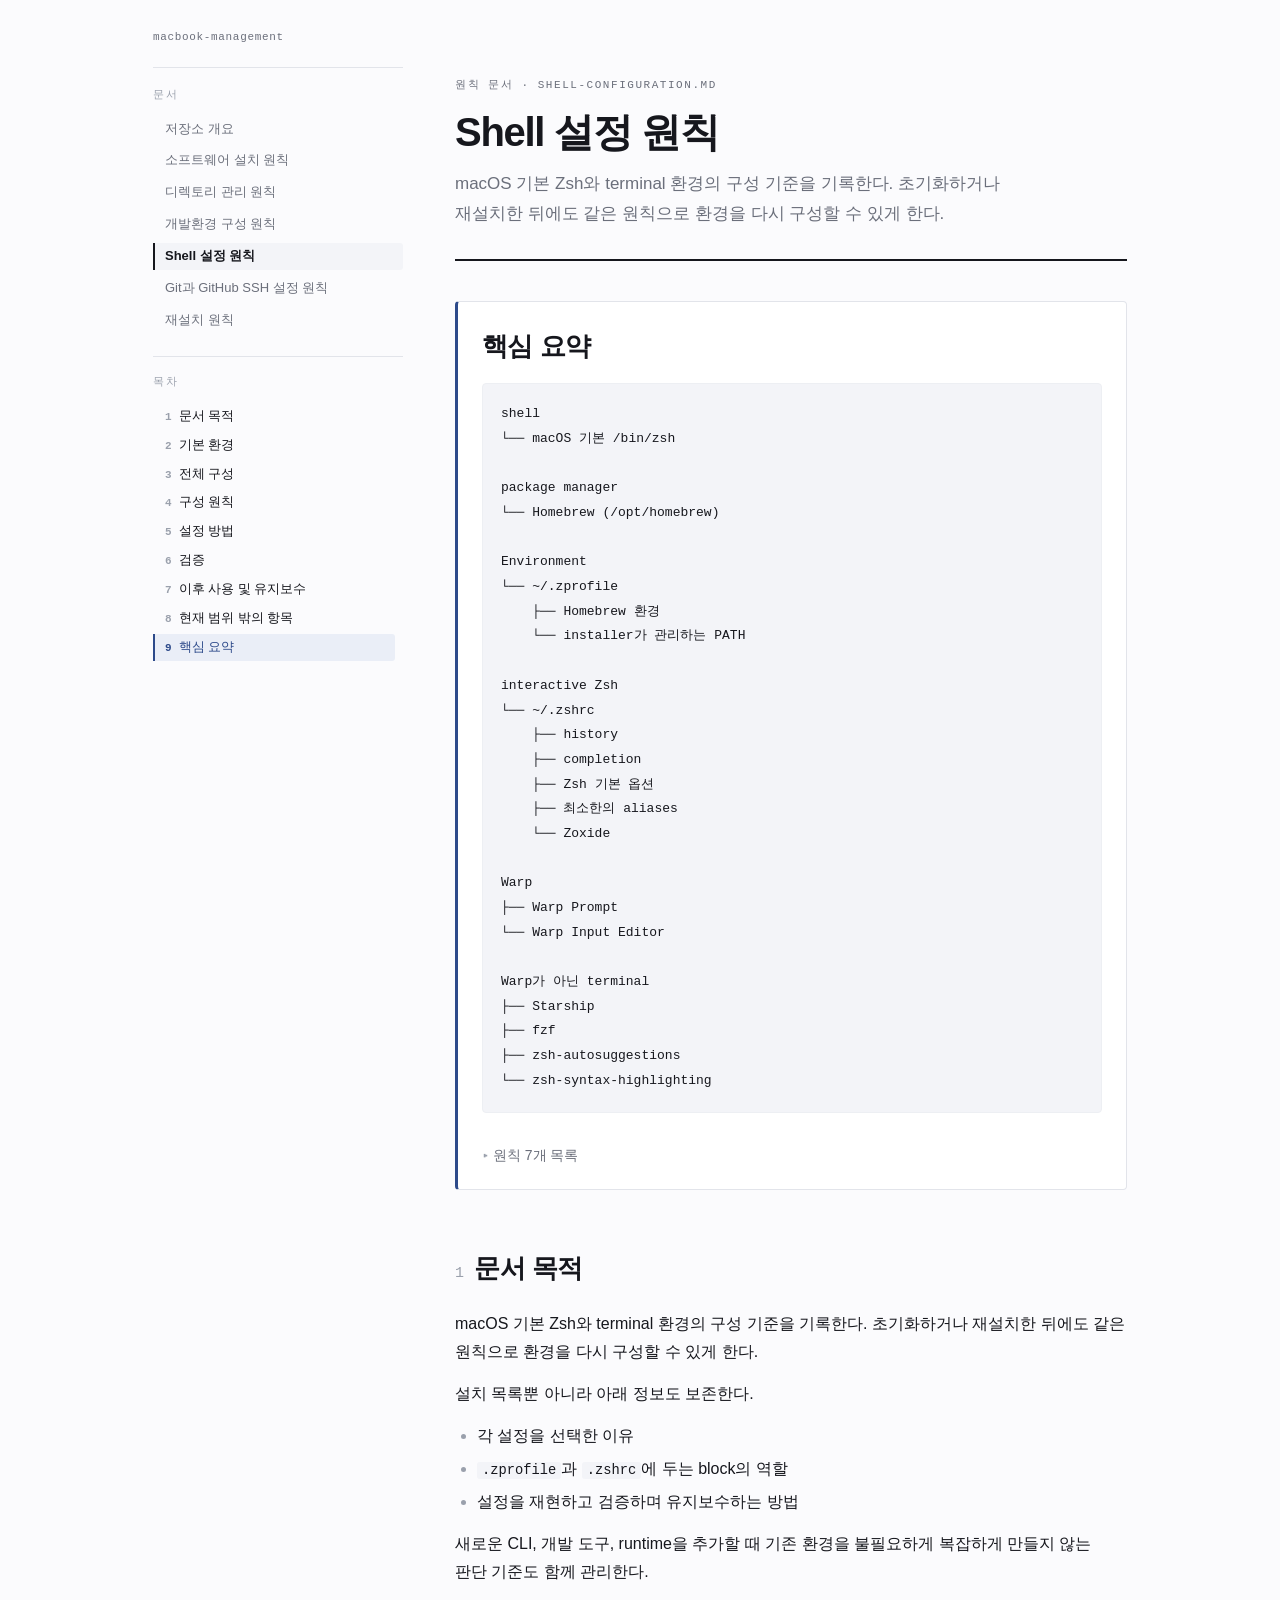
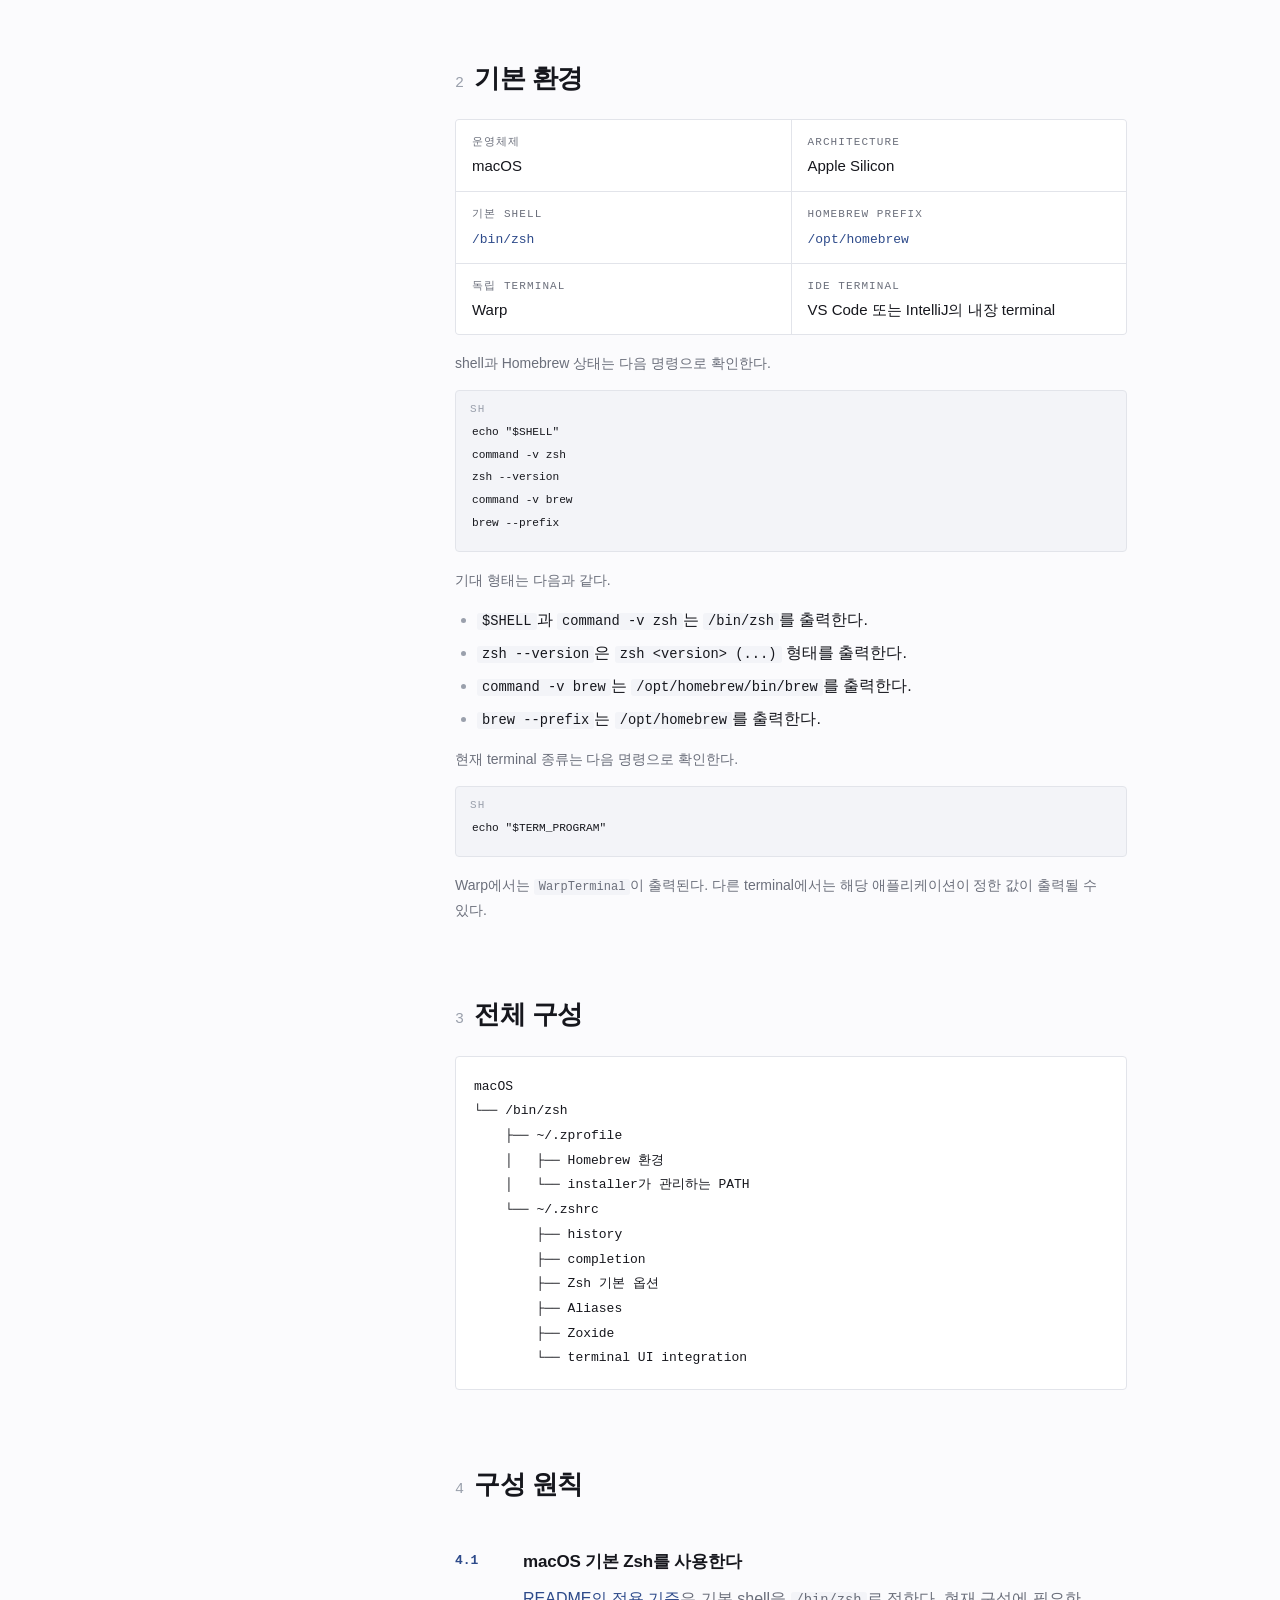
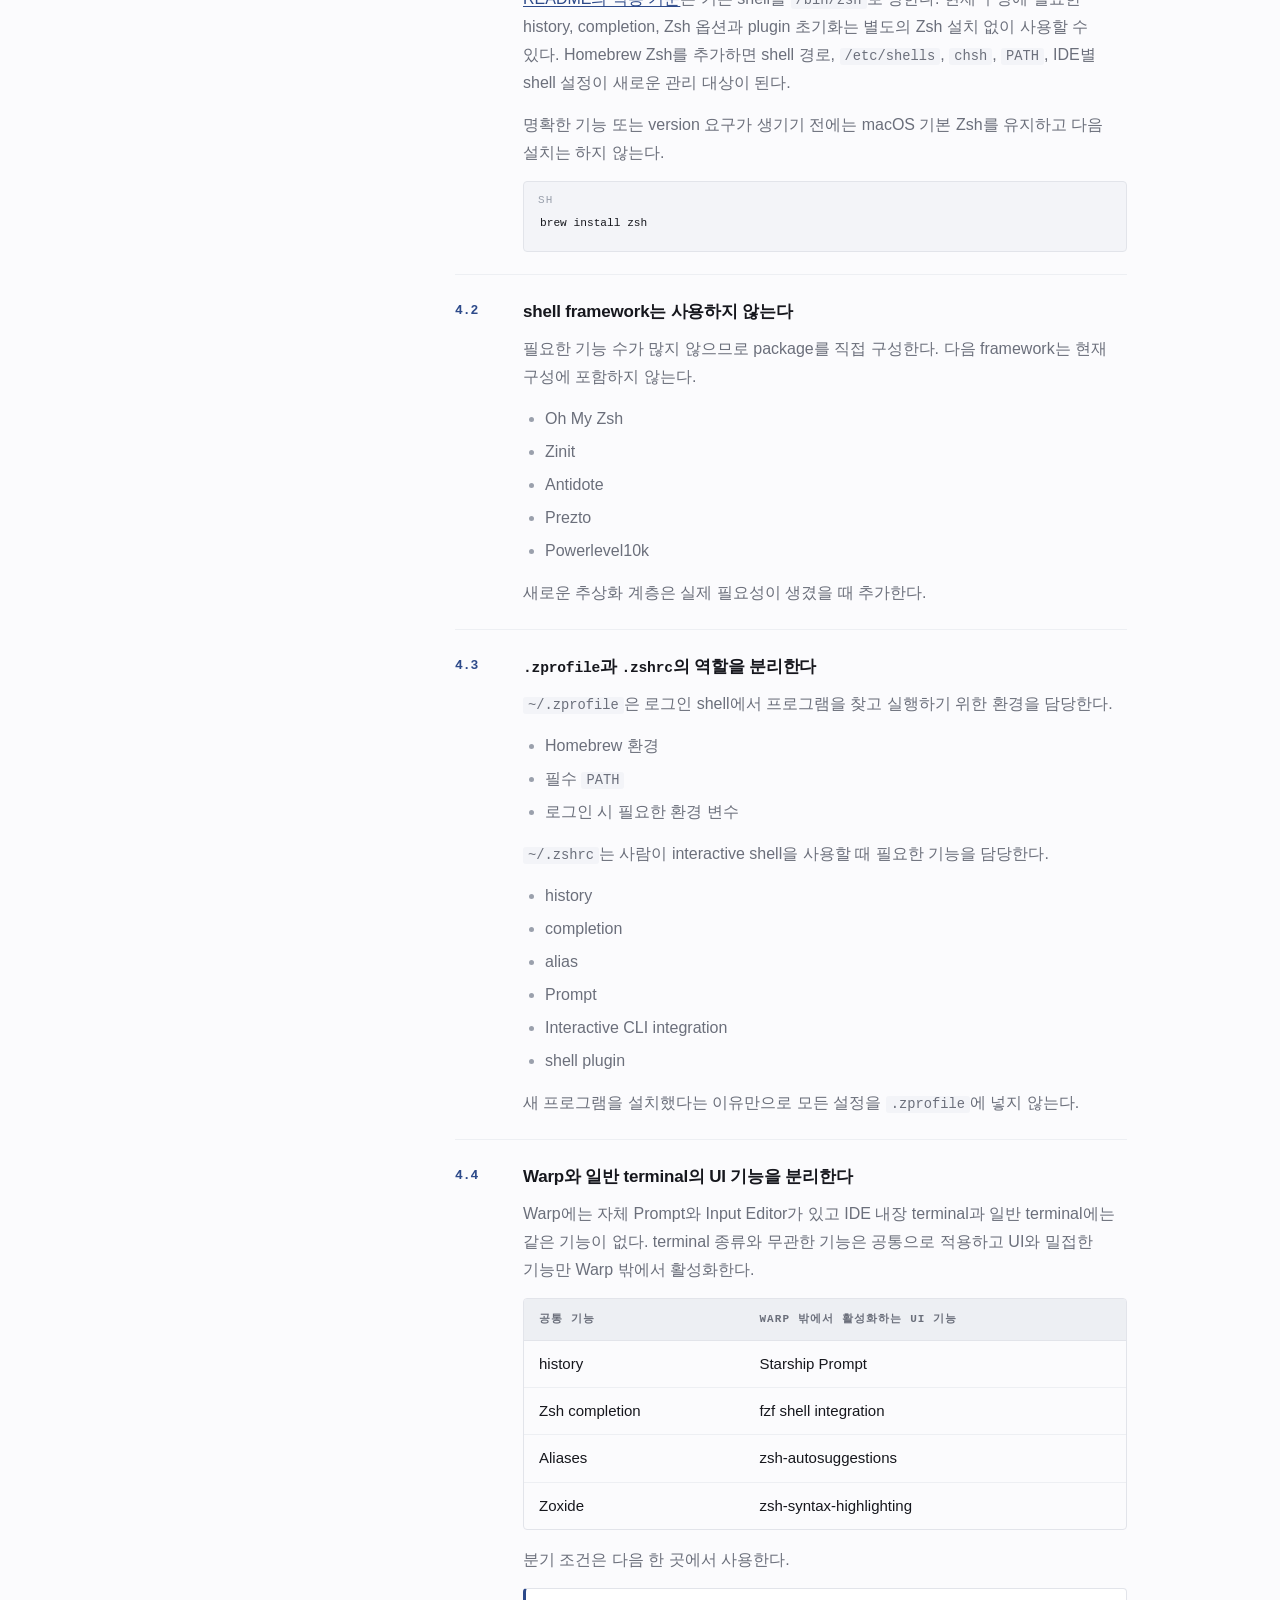
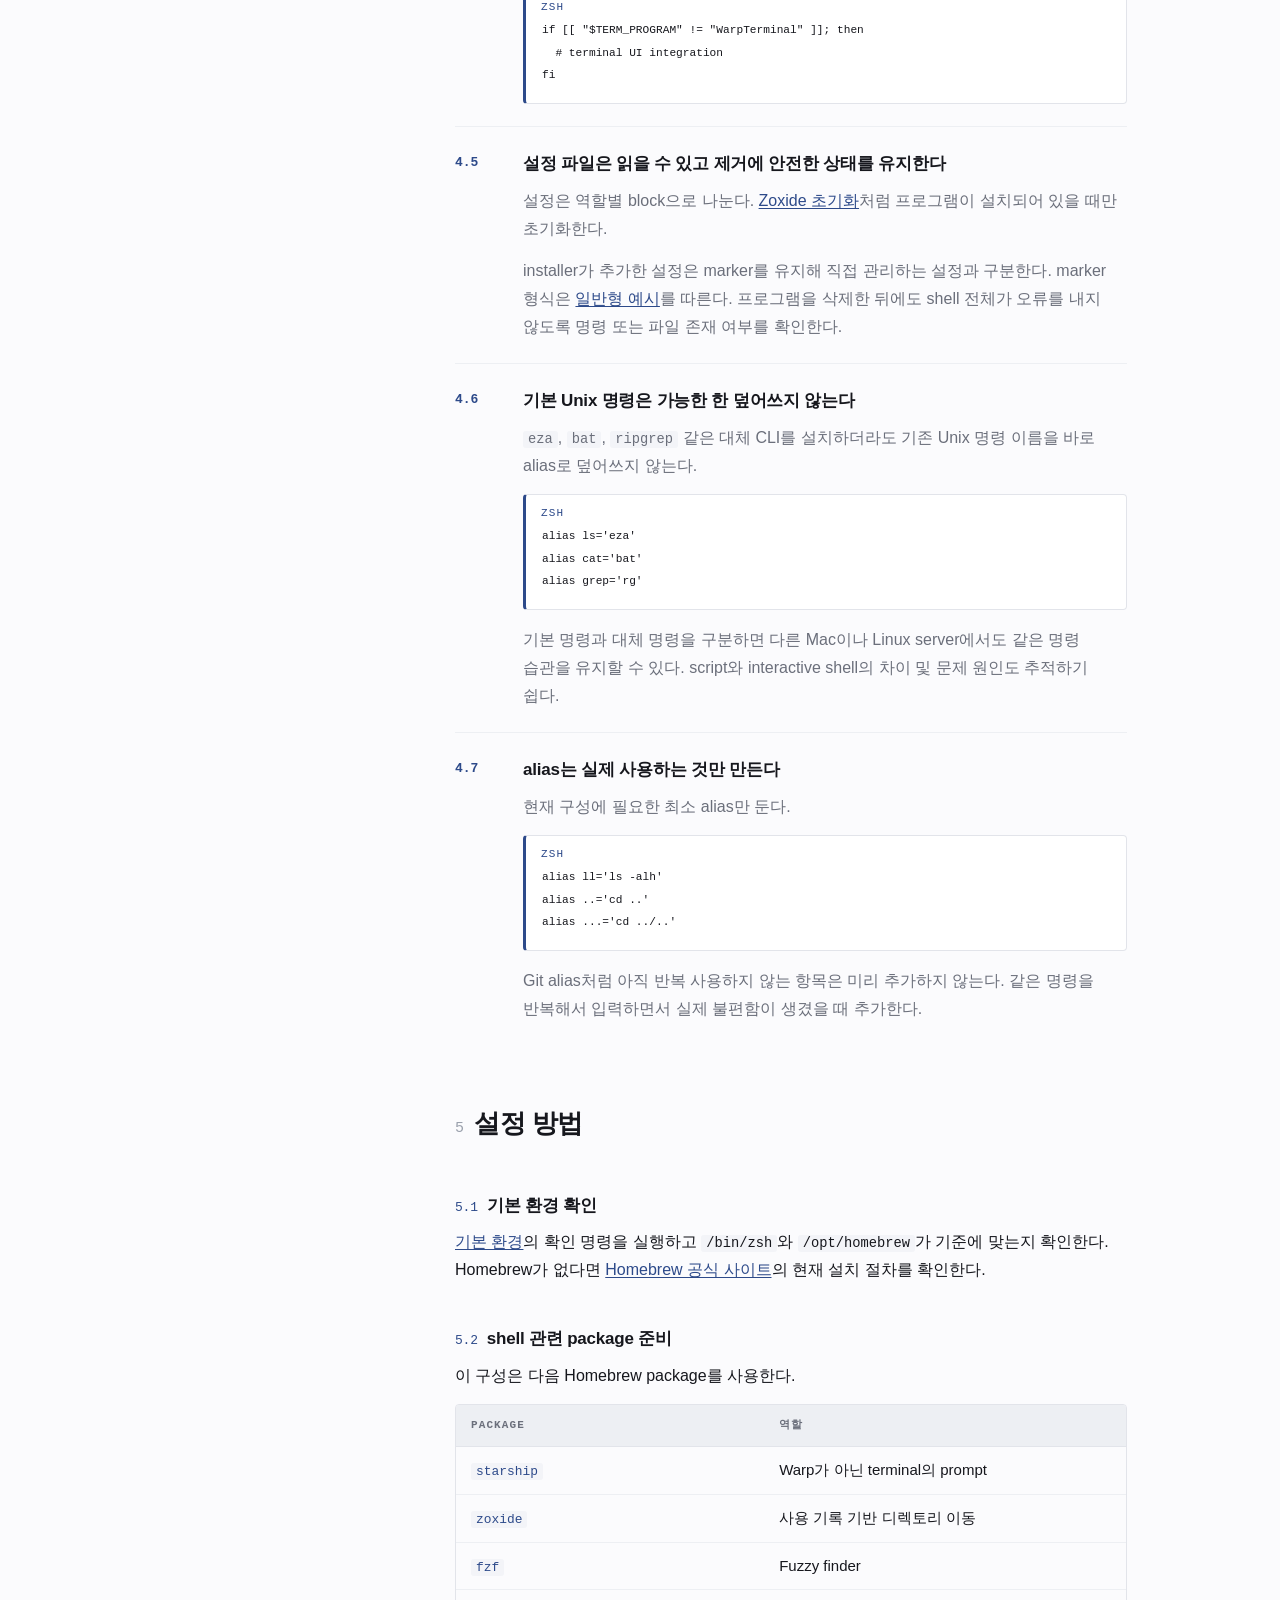
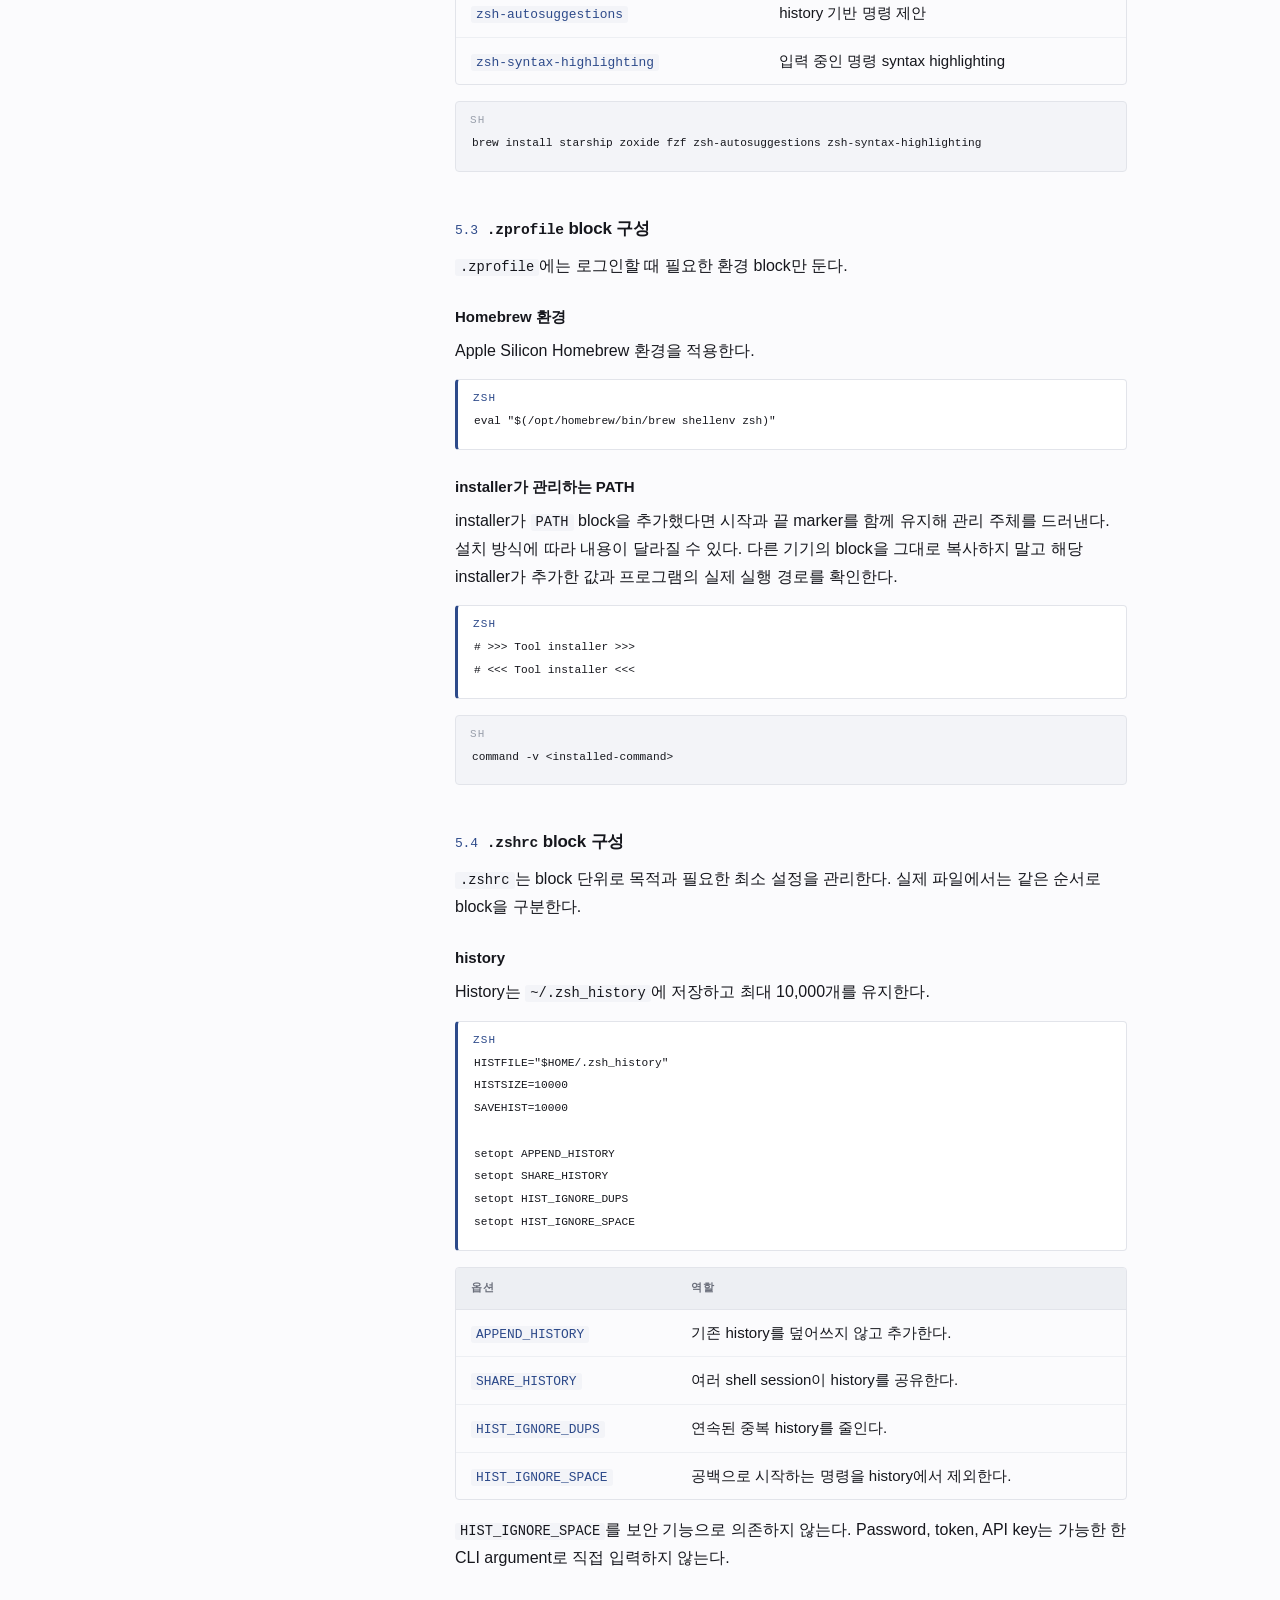
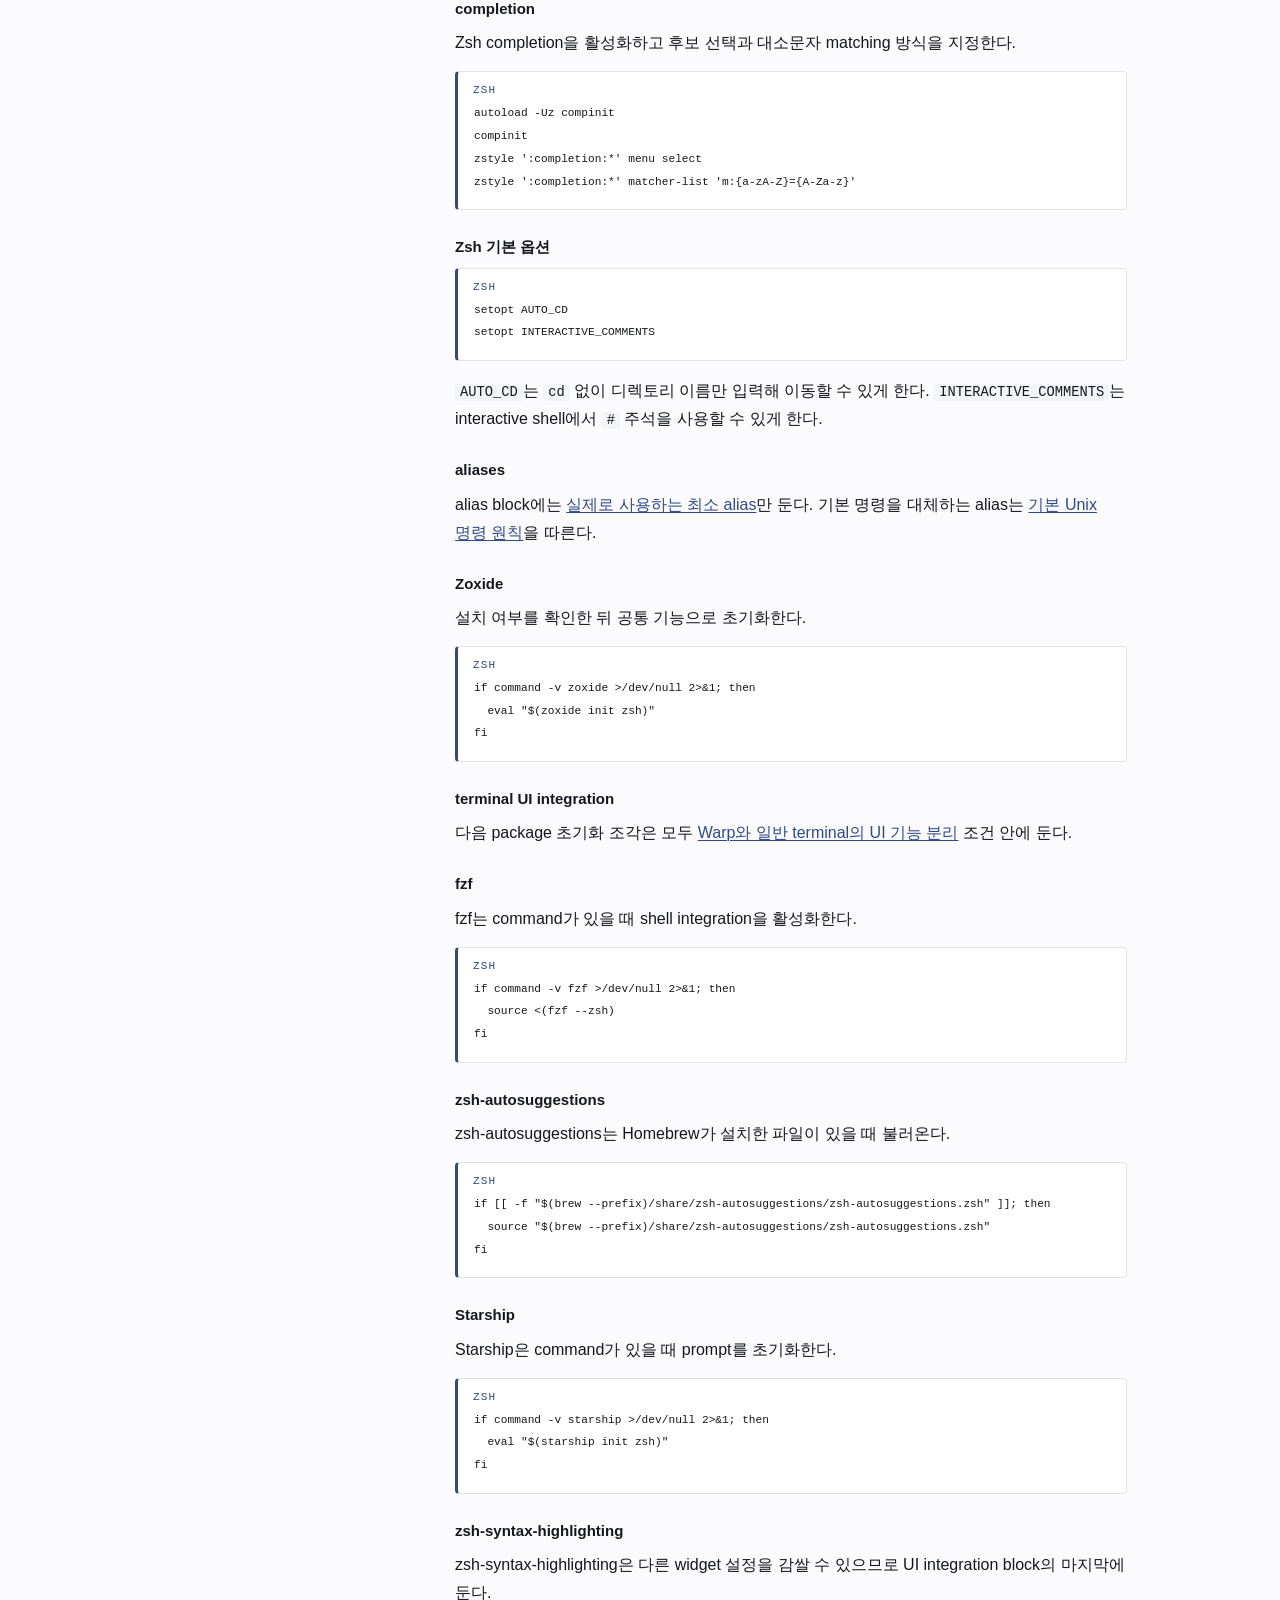
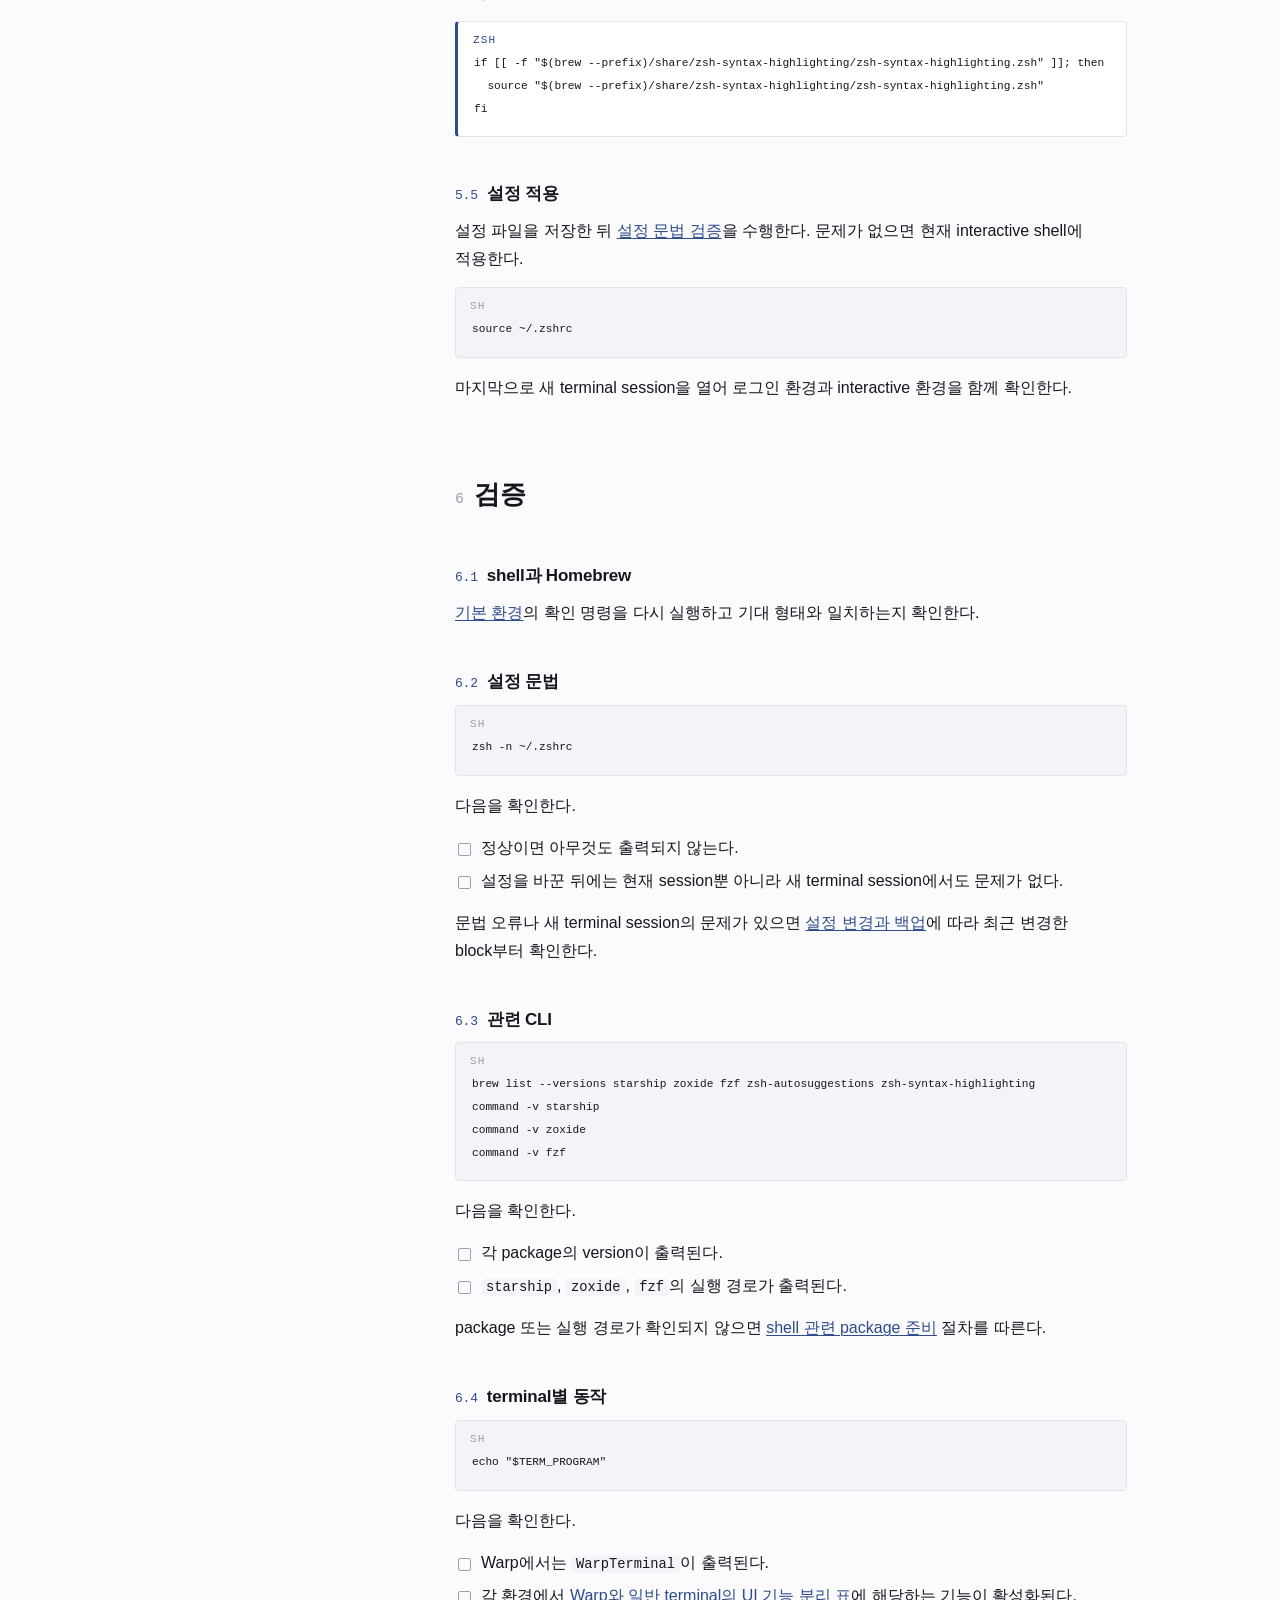
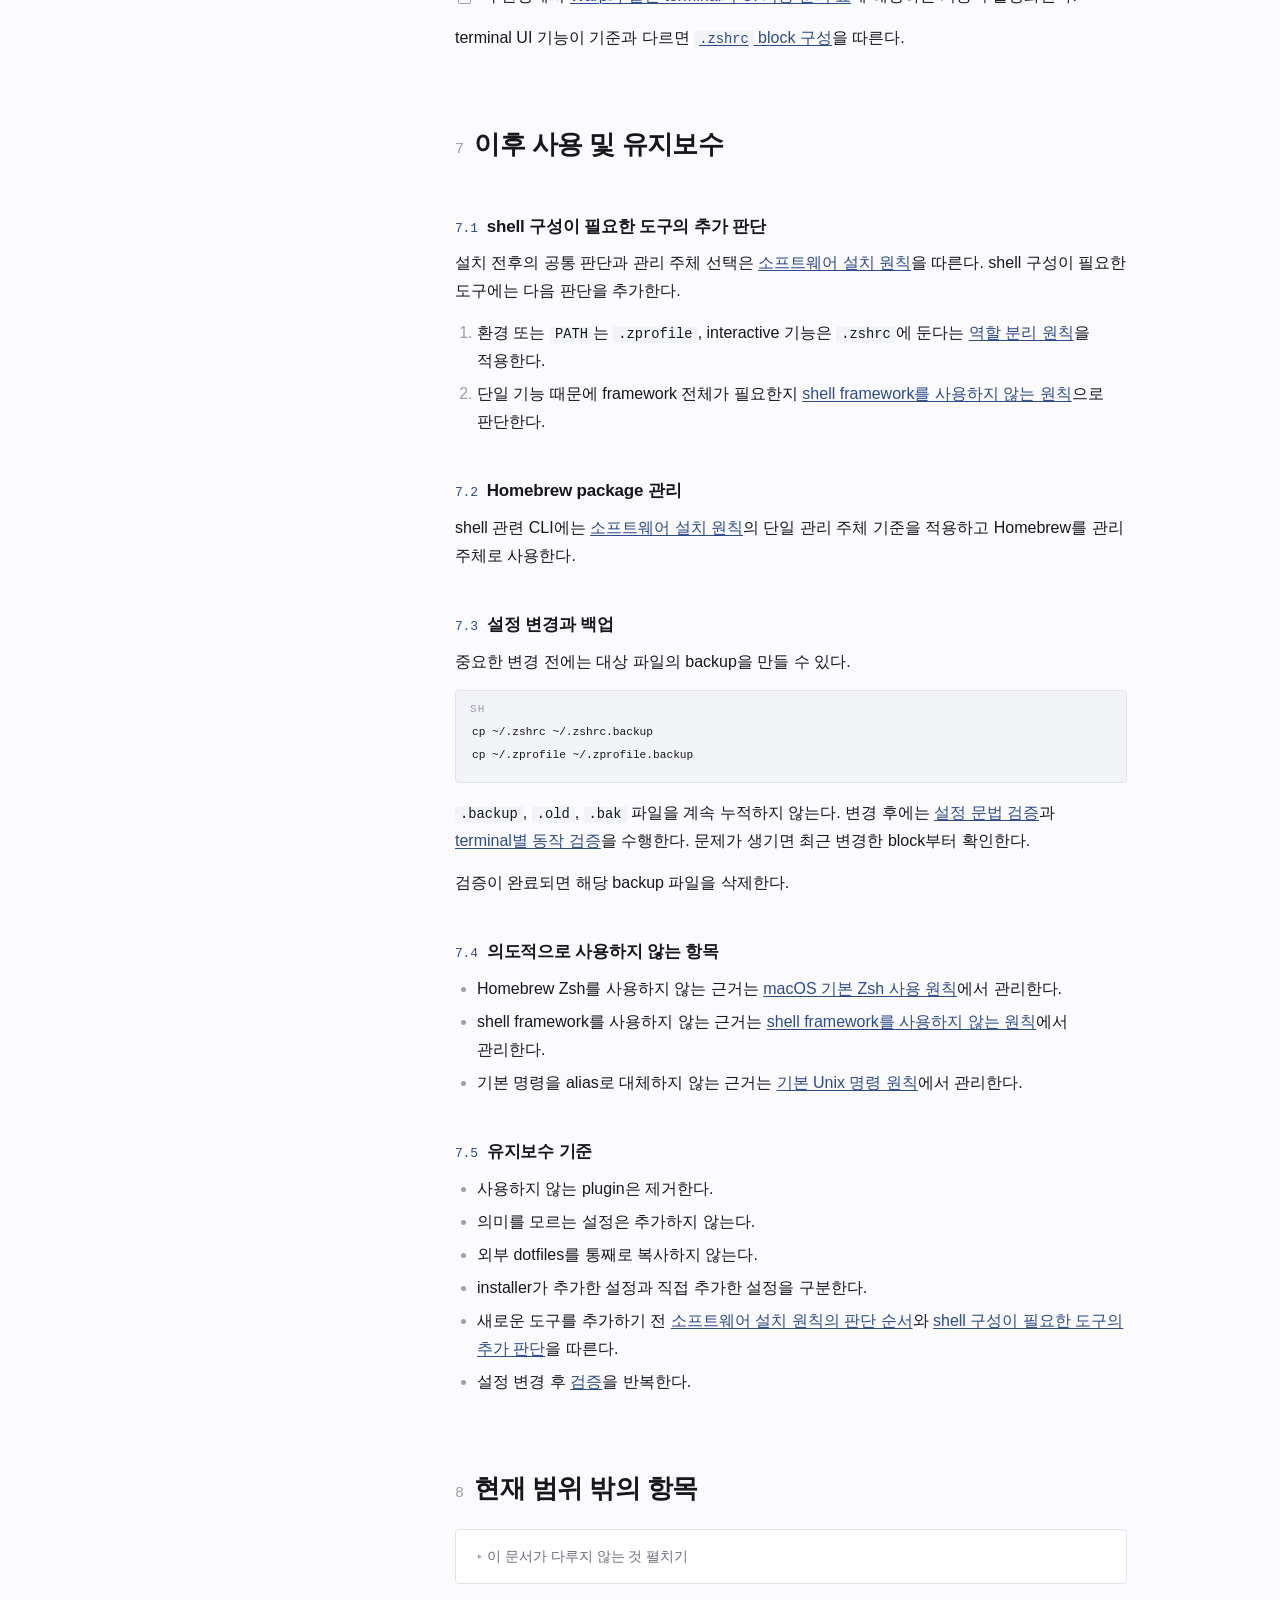
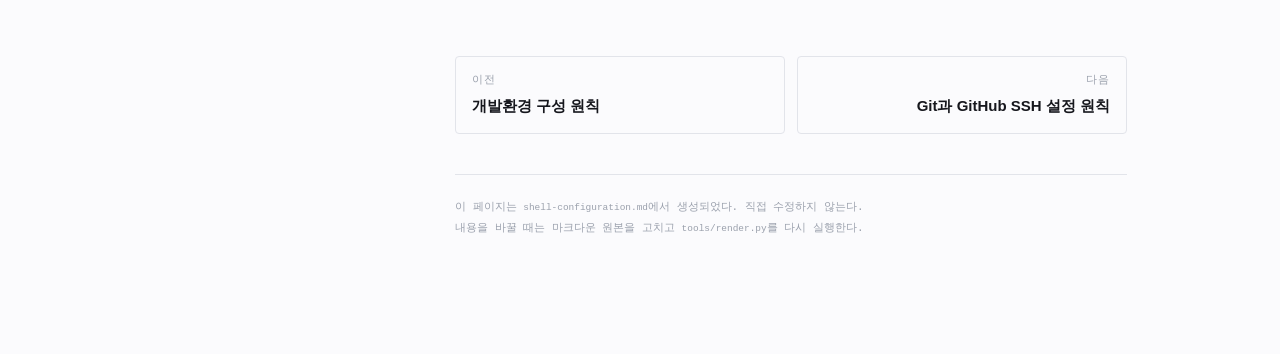
<file: docs/shell-configuration.html>
<!doctype html>
<html lang="ko"><head>
<meta charset="utf-8">
<meta name="viewport" content="width=device-width, initial-scale=1">
<title>Shell 설정 원칙 · macbook-management</title>
<link rel="stylesheet" href="assets/style.css">
</head><body>
<a class="skip" href="#main">본문으로</a>
<div class="shell">
<aside class="side">
  <a class="home" href="index.html">macbook-management</a>
  <nav class="docnav"><div class="toc-h">문서</div><ul><li><a href="index.html">저장소 개요</a></li><li><a href="software-installation.html">소프트웨어 설치 원칙</a></li><li><a href="directory-management.html">디렉토리 관리 원칙</a></li><li><a href="development-environment.html">개발환경 구성 원칙</a></li><li><a href="shell-configuration.html" class="cur" aria-current="page">Shell 설정 원칙</a></li><li><a href="git-and-ssh.html">Git과 GitHub SSH 설정 원칙</a></li><li><a href="reinstallation.html">재설치 원칙</a></li></ul></nav>
  <nav class="toc"><div class="toc-h">목차</div><ul><li><a class="l2" href="#1-문서-목적"><span class="n">1</span>문서 목적</a></li><li><a class="l2" href="#2-기본-환경"><span class="n">2</span>기본 환경</a></li><li><a class="l2" href="#3-전체-구성"><span class="n">3</span>전체 구성</a></li><li><a class="l2" href="#4-구성-원칙"><span class="n">4</span>구성 원칙</a><ul><li><a href="#41-macos-기본-zsh를-사용한다">macOS 기본 Zsh를 사용한다</a></li><li><a href="#42-shell-framework는-사용하지-않는다">shell framework는 사용하지 않는다</a></li><li><a href="#43-zprofile과-zshrc의-역할을-분리한다"><code>.zprofile</code>과 <code>.zshrc</code>의 역할을 분리한다</a></li><li><a href="#44-warp와-일반-terminal의-ui-기능을-분리한다">Warp와 일반 terminal의 UI 기능을 분리한다</a></li><li><a href="#45-설정-파일은-읽을-수-있고-제거에-안전한-상태를-유지한다">설정 파일은 읽을 수 있고 제거에 안전한 상태를 유지한다</a></li><li><a href="#46-기본-unix-명령은-가능한-한-덮어쓰지-않는다">기본 Unix 명령은 가능한 한 덮어쓰지 않는다</a></li><li><a href="#47-alias는-실제-사용하는-것만-만든다">alias는 실제 사용하는 것만 만든다</a></li></ul></li><li><a class="l2" href="#5-설정-방법"><span class="n">5</span>설정 방법</a><ul><li><a href="#51-기본-환경-확인">기본 환경 확인</a></li><li><a href="#52-shell-관련-package-준비">shell 관련 package 준비</a></li><li><a href="#53-zprofile-block-구성"><code>.zprofile</code> block 구성</a><ul><li><a href="#homebrew-환경">Homebrew 환경</a></li><li><a href="#installer가-관리하는-path">installer가 관리하는 PATH</a></li></ul></li><li><a href="#54-zshrc-block-구성"><code>.zshrc</code> block 구성</a><ul><li><a href="#history">history</a></li><li><a href="#completion">completion</a></li><li><a href="#zsh-기본-옵션">Zsh 기본 옵션</a></li><li><a href="#aliases">aliases</a></li><li><a href="#zoxide">Zoxide</a></li><li><a href="#terminal-ui-integration">terminal UI integration</a></li><li><a href="#fzf">fzf</a></li><li><a href="#zsh-autosuggestions">zsh-autosuggestions</a></li><li><a href="#starship">Starship</a></li><li><a href="#zsh-syntax-highlighting">zsh-syntax-highlighting</a></li></ul></li><li><a href="#55-설정-적용">설정 적용</a></li></ul></li><li><a class="l2" href="#6-검증"><span class="n">6</span>검증</a><ul><li><a href="#61-shell과-homebrew">shell과 Homebrew</a></li><li><a href="#62-설정-문법">설정 문법</a></li><li><a href="#63-관련-cli">관련 CLI</a></li><li><a href="#64-terminal별-동작">terminal별 동작</a></li></ul></li><li><a class="l2" href="#7-이후-사용-및-유지보수"><span class="n">7</span>이후 사용 및 유지보수</a><ul><li><a href="#71-shell-구성이-필요한-도구의-추가-판단">shell 구성이 필요한 도구의 추가 판단</a></li><li><a href="#72-homebrew-package-관리">Homebrew package 관리</a></li><li><a href="#73-설정-변경과-백업">설정 변경과 백업</a></li><li><a href="#74-의도적으로-사용하지-않는-항목">의도적으로 사용하지 않는 항목</a></li><li><a href="#75-유지보수-기준">유지보수 기준</a></li></ul></li><li><a class="l2" href="#8-현재-범위-밖의-항목"><span class="n">8</span>현재 범위 밖의 항목</a></li><li><a class="l2" href="#9-핵심-요약"><span class="n">9</span>핵심 요약</a></li></ul></nav>
</aside>
<main id="main">
<header>
  <div class="eyebrow">원칙 문서 · shell-configuration.md</div>
  <h1>Shell 설정 원칙</h1>
  <p class="standfirst">macOS 기본 Zsh와 terminal 환경의 구성 기준을 기록한다. 초기화하거나 재설치한 뒤에도 같은 원칙으로 환경을 다시 구성할 수 있게 한다.</p>
</header>
<div class="lifted"><section class="s-summary" id="9-핵심-요약"><h2><span class="n">9</span>핵심 요약</h2><div class="map"><pre>shell
└── macOS 기본 /bin/zsh

package manager
└── Homebrew (/opt/homebrew)

Environment
└── ~/.zprofile
    ├── Homebrew 환경
    └── installer가 관리하는 PATH

interactive Zsh
└── ~/.zshrc
    ├── history
    ├── completion
    ├── Zsh 기본 옵션
    ├── 최소한의 aliases
    └── Zoxide

Warp
├── Warp Prompt
└── Warp Input Editor

Warp가 아닌 terminal
├── Starship
├── fzf
├── zsh-autosuggestions
└── zsh-syntax-highlighting</pre></div>
<details class="rules-fold"><summary>원칙 7개 목록</summary><ul><li><a href="#41-macos-기본-zsh를-사용한다">macOS 기본 Zsh를 사용한다</a></li><li><a href="#42-shell-framework는-사용하지-않는다">shell framework는 사용하지 않는다</a></li><li><a href="#43-zprofile과-zshrc의-역할을-분리한다"><code>.zprofile</code>과 <code>.zshrc</code>의 역할을 분리한다</a></li><li><a href="#44-warp와-일반-terminal의-ui-기능을-분리한다">Warp와 일반 terminal의 UI 기능을 분리한다</a></li><li><a href="#45-설정-파일은-읽을-수-있고-제거에-안전한-상태를-유지한다">설정 파일은 읽을 수 있고 제거에 안전한 상태를 유지한다</a></li><li><a href="#46-기본-unix-명령은-가능한-한-덮어쓰지-않는다">기본 Unix 명령은 가능한 한 덮어쓰지 않는다</a></li><li><a href="#47-alias는-실제-사용하는-것만-만든다">alias는 실제 사용하는 것만 만든다</a></li></ul></details></section></div>
<section class="s-purpose" id="1-문서-목적"><h2><span class="n">1</span>문서 목적</h2><p>macOS 기본 Zsh와 terminal 환경의 구성 기준을 기록한다. 초기화하거나 재설치한 뒤에도 같은 원칙으로 환경을 다시 구성할 수 있게 한다.</p>
<p>설치 목록뿐 아니라 아래 정보도 보존한다.</p>
<ul><li>각 설정을 선택한 이유</li><li><code>.zprofile</code>과 <code>.zshrc</code>에 두는 block의 역할</li><li>설정을 재현하고 검증하며 유지보수하는 방법</li></ul>
<p>새로운 CLI, 개발 도구, runtime을 추가할 때 기존 환경을 불필요하게 복잡하게 만들지 않는 판단 기준도 함께 관리한다.</p></section>
<section class="s-env" id="2-기본-환경"><h2><span class="n">2</span>기본 환경</h2><dl class="specs"><div class="spec"><dt>운영체제</dt><dd>macOS</dd></div><div class="spec"><dt>architecture</dt><dd>Apple Silicon</dd></div><div class="spec"><dt>기본 shell</dt><dd><code>/bin/zsh</code></dd></div><div class="spec"><dt>Homebrew prefix</dt><dd><code>/opt/homebrew</code></dd></div><div class="spec"><dt>독립 terminal</dt><dd>Warp</dd></div><div class="spec"><dt>IDE terminal</dt><dd>VS Code 또는 IntelliJ의 내장 terminal</dd></div></dl>
<p class="note">shell과 Homebrew 상태는 다음 명령으로 확인한다.</p>
<div class="cmd"><span class="lang">sh</span><button class="copy" type="button" aria-label="명령 복사">복사</button><pre><code>echo "$SHELL"
command -v zsh
zsh --version
command -v brew
brew --prefix</code></pre></div>
<p class="note">기대 형태는 다음과 같다.</p>
<ul><li><code>$SHELL</code>과 <code>command -v zsh</code>는 <code>/bin/zsh</code>를 출력한다.</li><li><code>zsh --version</code>은 <code>zsh &lt;version&gt; (...)</code> 형태를 출력한다.</li><li><code>command -v brew</code>는 <code>/opt/homebrew/bin/brew</code>를 출력한다.</li><li><code>brew --prefix</code>는 <code>/opt/homebrew</code>를 출력한다.</li></ul>
<p class="note">현재 terminal 종류는 다음 명령으로 확인한다.</p>
<div class="cmd"><span class="lang">sh</span><button class="copy" type="button" aria-label="명령 복사">복사</button><pre><code>echo "$TERM_PROGRAM"</code></pre></div>
<p class="note">Warp에서는 <code>WarpTerminal</code>이 출력된다. 다른 terminal에서는 해당 애플리케이션이 정한 값이 출력될 수 있다.</p></section>
<section class="s-structure" id="3-전체-구성"><h2><span class="n">3</span>전체 구성</h2><div class="map"><pre>macOS
└── /bin/zsh
    ├── ~/.zprofile
    │   ├── Homebrew 환경
    │   └── installer가 관리하는 PATH
    └── ~/.zshrc
        ├── history
        ├── completion
        ├── Zsh 기본 옵션
        ├── Aliases
        ├── Zoxide
        └── terminal UI integration</pre></div></section>
<section class="s-principles" id="4-구성-원칙"><h2><span class="n">4</span>구성 원칙</h2><article class="rule" id="41-macos-기본-zsh를-사용한다"><div class="rule-n">4.1</div><div class="rule-b"><h3>macOS 기본 Zsh를 사용한다</h3><p><a href="index.html#적용-기준">README의 적용 기준</a>은 기본 shell을 <code>/bin/zsh</code>로 정한다. 현재 구성에 필요한 history, completion, Zsh 옵션과 plugin 초기화는 별도의 Zsh 설치 없이 사용할 수 있다. Homebrew Zsh를 추가하면 shell 경로, <code>/etc/shells</code>, <code>chsh</code>, <code>PATH</code>, IDE별 shell 설정이 새로운 관리 대상이 된다.</p>
<p>명확한 기능 또는 version 요구가 생기기 전에는 macOS 기본 Zsh를 유지하고 다음 설치는 하지 않는다.</p>
<div class="cmd"><span class="lang">sh</span><button class="copy" type="button" aria-label="명령 복사">복사</button><pre><code>brew install zsh</code></pre></div></div></article>
<article class="rule" id="42-shell-framework는-사용하지-않는다"><div class="rule-n">4.2</div><div class="rule-b"><h3>shell framework는 사용하지 않는다</h3><p>필요한 기능 수가 많지 않으므로 package를 직접 구성한다. 다음 framework는 현재 구성에 포함하지 않는다.</p>
<ul><li>Oh My Zsh</li><li>Zinit</li><li>Antidote</li><li>Prezto</li><li>Powerlevel10k</li></ul>
<p>새로운 추상화 계층은 실제 필요성이 생겼을 때 추가한다.</p></div></article>
<article class="rule" id="43-zprofile과-zshrc의-역할을-분리한다"><div class="rule-n">4.3</div><div class="rule-b"><h3><code>.zprofile</code>과 <code>.zshrc</code>의 역할을 분리한다</h3><p><code>~/.zprofile</code>은 로그인 shell에서 프로그램을 찾고 실행하기 위한 환경을 담당한다.</p>
<ul><li>Homebrew 환경</li><li>필수 <code>PATH</code></li><li>로그인 시 필요한 환경 변수</li></ul>
<p><code>~/.zshrc</code>는 사람이 interactive shell을 사용할 때 필요한 기능을 담당한다.</p>
<ul><li>history</li><li>completion</li><li>alias</li><li>Prompt</li><li>Interactive CLI integration</li><li>shell plugin</li></ul>
<p>새 프로그램을 설치했다는 이유만으로 모든 설정을 <code>.zprofile</code>에 넣지 않는다.</p></div></article>
<article class="rule" id="44-warp와-일반-terminal의-ui-기능을-분리한다"><div class="rule-n">4.4</div><div class="rule-b"><h3>Warp와 일반 terminal의 UI 기능을 분리한다</h3><p>Warp에는 자체 Prompt와 Input Editor가 있고 IDE 내장 terminal과 일반 terminal에는 같은 기능이 없다. terminal 종류와 무관한 기능은 공통으로 적용하고 UI와 밀접한 기능만 Warp 밖에서 활성화한다.</p>
<div class="table-scroll"><table><thead><tr><th>공통 기능</th><th>Warp 밖에서 활성화하는 UI 기능</th></tr></thead><tbody><tr><td data-label="공통 기능">history</td><td data-label="Warp 밖에서 활성화하는 UI 기능">Starship Prompt</td></tr><tr><td data-label="공통 기능">Zsh completion</td><td data-label="Warp 밖에서 활성화하는 UI 기능">fzf shell integration</td></tr><tr><td data-label="공통 기능">Aliases</td><td data-label="Warp 밖에서 활성화하는 UI 기능">zsh-autosuggestions</td></tr><tr><td data-label="공통 기능">Zoxide</td><td data-label="Warp 밖에서 활성화하는 UI 기능">zsh-syntax-highlighting</td></tr></tbody></table></div>
<p>분기 조건은 다음 한 곳에서 사용한다.</p>
<div class="snip"><span class="lang">zsh</span><button class="copy" type="button" aria-label="설정 조각 복사">복사</button><pre><code>if [[ "$TERM_PROGRAM" != "WarpTerminal" ]]; then
  # terminal UI integration
fi</code></pre></div></div></article>
<article class="rule" id="45-설정-파일은-읽을-수-있고-제거에-안전한-상태를-유지한다"><div class="rule-n">4.5</div><div class="rule-b"><h3>설정 파일은 읽을 수 있고 제거에 안전한 상태를 유지한다</h3><p>설정은 역할별 block으로 나눈다. <a href="#zoxide">Zoxide 초기화</a>처럼 프로그램이 설치되어 있을 때만 초기화한다.</p>
<p>installer가 추가한 설정은 marker를 유지해 직접 관리하는 설정과 구분한다. marker 형식은 <a href="#installer가-관리하는-path">일반형 예시</a>를 따른다. 프로그램을 삭제한 뒤에도 shell 전체가 오류를 내지 않도록 명령 또는 파일 존재 여부를 확인한다.</p></div></article>
<article class="rule" id="46-기본-unix-명령은-가능한-한-덮어쓰지-않는다"><div class="rule-n">4.6</div><div class="rule-b"><h3>기본 Unix 명령은 가능한 한 덮어쓰지 않는다</h3><p><code>eza</code>, <code>bat</code>, <code>ripgrep</code> 같은 대체 CLI를 설치하더라도 기존 Unix 명령 이름을 바로 alias로 덮어쓰지 않는다.</p>
<div class="snip"><span class="lang">zsh</span><button class="copy" type="button" aria-label="설정 조각 복사">복사</button><pre><code>alias ls='eza'
alias cat='bat'
alias grep='rg'</code></pre></div>
<p>기본 명령과 대체 명령을 구분하면 다른 Mac이나 Linux server에서도 같은 명령 습관을 유지할 수 있다. script와 interactive shell의 차이 및 문제 원인도 추적하기 쉽다.</p></div></article>
<article class="rule" id="47-alias는-실제-사용하는-것만-만든다"><div class="rule-n">4.7</div><div class="rule-b"><h3>alias는 실제 사용하는 것만 만든다</h3><p>현재 구성에 필요한 최소 alias만 둔다.</p>
<div class="snip"><span class="lang">zsh</span><button class="copy" type="button" aria-label="설정 조각 복사">복사</button><pre><code>alias ll='ls -alh'
alias ..='cd ..'
alias ...='cd ../..'</code></pre></div>
<p>Git alias처럼 아직 반복 사용하지 않는 항목은 미리 추가하지 않는다. 같은 명령을 반복해서 입력하면서 실제 불편함이 생겼을 때 추가한다.</p></div></article></section>
<section class="s-setup" id="5-설정-방법"><h2><span class="n">5</span>설정 방법</h2><div class="sub"><h3 id="51-기본-환경-확인"><span class="n">5.1</span>기본 환경 확인</h3><p><a href="#2-기본-환경">기본 환경</a>의 확인 명령을 실행하고 <code>/bin/zsh</code>와 <code>/opt/homebrew</code>가 기준에 맞는지 확인한다. Homebrew가 없다면 <a href="https://brew.sh/">Homebrew 공식 사이트</a>의 현재 설치 절차를 확인한다.</p></div>
<div class="sub"><h3 id="52-shell-관련-package-준비"><span class="n">5.2</span>shell 관련 package 준비</h3><p>이 구성은 다음 Homebrew package를 사용한다.</p>
<div class="table-scroll"><table><thead><tr><th>package</th><th>역할</th></tr></thead><tbody><tr><td data-label="package"><code>starship</code></td><td data-label="역할">Warp가 아닌 terminal의 prompt</td></tr><tr><td data-label="package"><code>zoxide</code></td><td data-label="역할">사용 기록 기반 디렉토리 이동</td></tr><tr><td data-label="package"><code>fzf</code></td><td data-label="역할">Fuzzy finder</td></tr><tr><td data-label="package"><code>zsh-autosuggestions</code></td><td data-label="역할">history 기반 명령 제안</td></tr><tr><td data-label="package"><code>zsh-syntax-highlighting</code></td><td data-label="역할">입력 중인 명령 syntax highlighting</td></tr></tbody></table></div>
<div class="cmd"><span class="lang">sh</span><button class="copy" type="button" aria-label="명령 복사">복사</button><pre><code>brew install starship zoxide fzf zsh-autosuggestions zsh-syntax-highlighting</code></pre></div></div>
<div class="sub"><h3 id="53-zprofile-block-구성"><span class="n">5.3</span><code>.zprofile</code> block 구성</h3><p><code>.zprofile</code>에는 로그인할 때 필요한 환경 block만 둔다.</p>
<h4 id="homebrew-환경">Homebrew 환경</h4>
<p>Apple Silicon Homebrew 환경을 적용한다.</p>
<div class="snip"><span class="lang">zsh</span><button class="copy" type="button" aria-label="설정 조각 복사">복사</button><pre><code>eval "$(/opt/homebrew/bin/brew shellenv zsh)"</code></pre></div>
<h4 id="installer가-관리하는-path">installer가 관리하는 PATH</h4>
<p>installer가 <code>PATH</code> block을 추가했다면 시작과 끝 marker를 함께 유지해 관리 주체를 드러낸다. 설치 방식에 따라 내용이 달라질 수 있다. 다른 기기의 block을 그대로 복사하지 말고 해당 installer가 추가한 값과 프로그램의 실제 실행 경로를 확인한다.</p>
<div class="snip"><span class="lang">zsh</span><button class="copy" type="button" aria-label="설정 조각 복사">복사</button><pre><code># &gt;&gt;&gt; Tool installer &gt;&gt;&gt;
# &lt;&lt;&lt; Tool installer &lt;&lt;&lt;</code></pre></div>
<div class="cmd"><span class="lang">sh</span><button class="copy" type="button" aria-label="명령 복사">복사</button><pre><code>command -v &lt;installed-command&gt;</code></pre></div></div>
<div class="sub"><h3 id="54-zshrc-block-구성"><span class="n">5.4</span><code>.zshrc</code> block 구성</h3><p><code>.zshrc</code>는 block 단위로 목적과 필요한 최소 설정을 관리한다. 실제 파일에서는 같은 순서로 block을 구분한다.</p>
<h4 id="history">history</h4>
<p>History는 <code>~/.zsh_history</code>에 저장하고 최대 10,000개를 유지한다.</p>
<div class="snip"><span class="lang">zsh</span><button class="copy" type="button" aria-label="설정 조각 복사">복사</button><pre><code>HISTFILE="$HOME/.zsh_history"
HISTSIZE=10000
SAVEHIST=10000

setopt APPEND_HISTORY
setopt SHARE_HISTORY
setopt HIST_IGNORE_DUPS
setopt HIST_IGNORE_SPACE</code></pre></div>
<div class="table-scroll"><table><thead><tr><th>옵션</th><th>역할</th></tr></thead><tbody><tr><td data-label="옵션"><code>APPEND_HISTORY</code></td><td data-label="역할">기존 history를 덮어쓰지 않고 추가한다.</td></tr><tr><td data-label="옵션"><code>SHARE_HISTORY</code></td><td data-label="역할">여러 shell session이 history를 공유한다.</td></tr><tr><td data-label="옵션"><code>HIST_IGNORE_DUPS</code></td><td data-label="역할">연속된 중복 history를 줄인다.</td></tr><tr><td data-label="옵션"><code>HIST_IGNORE_SPACE</code></td><td data-label="역할">공백으로 시작하는 명령을 history에서 제외한다.</td></tr></tbody></table></div>
<p><code>HIST_IGNORE_SPACE</code>를 보안 기능으로 의존하지 않는다. Password, token, API key는 가능한 한 CLI argument로 직접 입력하지 않는다.</p>
<h4 id="completion">completion</h4>
<p>Zsh completion을 활성화하고 후보 선택과 대소문자 matching 방식을 지정한다.</p>
<div class="snip"><span class="lang">zsh</span><button class="copy" type="button" aria-label="설정 조각 복사">복사</button><pre><code>autoload -Uz compinit
compinit
zstyle ':completion:*' menu select
zstyle ':completion:*' matcher-list 'm:{a-zA-Z}={A-Za-z}'</code></pre></div>
<h4 id="zsh-기본-옵션">Zsh 기본 옵션</h4>
<div class="snip"><span class="lang">zsh</span><button class="copy" type="button" aria-label="설정 조각 복사">복사</button><pre><code>setopt AUTO_CD
setopt INTERACTIVE_COMMENTS</code></pre></div>
<p><code>AUTO_CD</code>는 <code>cd</code> 없이 디렉토리 이름만 입력해 이동할 수 있게 한다. <code>INTERACTIVE_COMMENTS</code>는 interactive shell에서 <code>#</code> 주석을 사용할 수 있게 한다.</p>
<h4 id="aliases">aliases</h4>
<p>alias block에는 <a href="#47-alias는-실제-사용하는-것만-만든다">실제로 사용하는 최소 alias</a>만 둔다. 기본 명령을 대체하는 alias는 <a href="#46-기본-unix-명령은-가능한-한-덮어쓰지-않는다">기본 Unix 명령 원칙</a>을 따른다.</p>
<h4 id="zoxide">Zoxide</h4>
<p>설치 여부를 확인한 뒤 공통 기능으로 초기화한다.</p>
<div class="snip"><span class="lang">zsh</span><button class="copy" type="button" aria-label="설정 조각 복사">복사</button><pre><code>if command -v zoxide &gt;/dev/null 2&gt;&amp;1; then
  eval "$(zoxide init zsh)"
fi</code></pre></div>
<h4 id="terminal-ui-integration">terminal UI integration</h4>
<p>다음 package 초기화 조각은 모두 <a href="#44-warp와-일반-terminal의-ui-기능을-분리한다">Warp와 일반 terminal의 UI 기능 분리</a> 조건 안에 둔다.</p>
<h4 id="fzf">fzf</h4>
<p>fzf는 command가 있을 때 shell integration을 활성화한다.</p>
<div class="snip"><span class="lang">zsh</span><button class="copy" type="button" aria-label="설정 조각 복사">복사</button><pre><code>if command -v fzf &gt;/dev/null 2&gt;&amp;1; then
  source &lt;(fzf --zsh)
fi</code></pre></div>
<h4 id="zsh-autosuggestions">zsh-autosuggestions</h4>
<p>zsh-autosuggestions는 Homebrew가 설치한 파일이 있을 때 불러온다.</p>
<div class="snip"><span class="lang">zsh</span><button class="copy" type="button" aria-label="설정 조각 복사">복사</button><pre><code>if [[ -f "$(brew --prefix)/share/zsh-autosuggestions/zsh-autosuggestions.zsh" ]]; then
  source "$(brew --prefix)/share/zsh-autosuggestions/zsh-autosuggestions.zsh"
fi</code></pre></div>
<h4 id="starship">Starship</h4>
<p>Starship은 command가 있을 때 prompt를 초기화한다.</p>
<div class="snip"><span class="lang">zsh</span><button class="copy" type="button" aria-label="설정 조각 복사">복사</button><pre><code>if command -v starship &gt;/dev/null 2&gt;&amp;1; then
  eval "$(starship init zsh)"
fi</code></pre></div>
<h4 id="zsh-syntax-highlighting">zsh-syntax-highlighting</h4>
<p>zsh-syntax-highlighting은 다른 widget 설정을 감쌀 수 있으므로 UI integration block의 마지막에 둔다.</p>
<div class="snip"><span class="lang">zsh</span><button class="copy" type="button" aria-label="설정 조각 복사">복사</button><pre><code>if [[ -f "$(brew --prefix)/share/zsh-syntax-highlighting/zsh-syntax-highlighting.zsh" ]]; then
  source "$(brew --prefix)/share/zsh-syntax-highlighting/zsh-syntax-highlighting.zsh"
fi</code></pre></div></div>
<div class="sub"><h3 id="55-설정-적용"><span class="n">5.5</span>설정 적용</h3><p>설정 파일을 저장한 뒤 <a href="#62-설정-문법">설정 문법 검증</a>을 수행한다. 문제가 없으면 현재 interactive shell에 적용한다.</p>
<div class="cmd"><span class="lang">sh</span><button class="copy" type="button" aria-label="명령 복사">복사</button><pre><code>source ~/.zshrc</code></pre></div>
<p>마지막으로 새 terminal session을 열어 로그인 환경과 interactive 환경을 함께 확인한다.</p></div></section>
<section class="s-verify" id="6-검증"><h2><span class="n">6</span>검증</h2><div class="sub"><h3 id="61-shell과-homebrew"><span class="n">6.1</span>shell과 Homebrew</h3><p><a href="#2-기본-환경">기본 환경</a>의 확인 명령을 다시 실행하고 기대 형태와 일치하는지 확인한다.</p></div>
<div class="sub"><h3 id="62-설정-문법"><span class="n">6.2</span>설정 문법</h3><div class="cmd"><span class="lang">sh</span><button class="copy" type="button" aria-label="명령 복사">복사</button><pre><code>zsh -n ~/.zshrc</code></pre></div>
<p>다음을 확인한다.</p>
<ul class="check"><li>정상이면 아무것도 출력되지 않는다.</li><li>설정을 바꾼 뒤에는 현재 session뿐 아니라 새 terminal session에서도 문제가 없다.</li></ul>
<p>문법 오류나 새 terminal session의 문제가 있으면 <a href="#73-설정-변경과-백업">설정 변경과 백업</a>에 따라 최근 변경한 block부터 확인한다.</p></div>
<div class="sub"><h3 id="63-관련-cli"><span class="n">6.3</span>관련 CLI</h3><div class="cmd"><span class="lang">sh</span><button class="copy" type="button" aria-label="명령 복사">복사</button><pre><code>brew list --versions starship zoxide fzf zsh-autosuggestions zsh-syntax-highlighting
command -v starship
command -v zoxide
command -v fzf</code></pre></div>
<p>다음을 확인한다.</p>
<ul class="check"><li>각 package의 version이 출력된다.</li><li><code>starship</code>, <code>zoxide</code>, <code>fzf</code>의 실행 경로가 출력된다.</li></ul>
<p>package 또는 실행 경로가 확인되지 않으면 <a href="#52-shell-관련-package-준비">shell 관련 package 준비</a> 절차를 따른다.</p></div>
<div class="sub"><h3 id="64-terminal별-동작"><span class="n">6.4</span>terminal별 동작</h3><div class="cmd"><span class="lang">sh</span><button class="copy" type="button" aria-label="명령 복사">복사</button><pre><code>echo "$TERM_PROGRAM"</code></pre></div>
<p>다음을 확인한다.</p>
<ul class="check"><li>Warp에서는 <code>WarpTerminal</code>이 출력된다.</li><li>각 환경에서 <a href="#44-warp와-일반-terminal의-ui-기능을-분리한다">Warp와 일반 terminal의 UI 기능 분리 표</a>에 해당하는 기능이 활성화된다.</li></ul>
<p>terminal UI 기능이 기준과 다르면 <a href="#54-zshrc-block-구성"><code>.zshrc</code> block 구성</a>을 따른다.</p></div></section>
<section class="s-maintain" id="7-이후-사용-및-유지보수"><h2><span class="n">7</span>이후 사용 및 유지보수</h2><div class="sub"><h3 id="71-shell-구성이-필요한-도구의-추가-판단"><span class="n">7.1</span>shell 구성이 필요한 도구의 추가 판단</h3><p>설치 전후의 공통 판단과 관리 주체 선택은 <a href="software-installation.html">소프트웨어 설치 원칙</a>을 따른다. shell 구성이 필요한 도구에는 다음 판단을 추가한다.</p>
<ol><li>환경 또는 <code>PATH</code>는 <code>.zprofile</code>, interactive 기능은 <code>.zshrc</code>에 둔다는 <a href="#43-zprofile과-zshrc의-역할을-분리한다">역할 분리 원칙</a>을 적용한다.</li><li>단일 기능 때문에 framework 전체가 필요한지 <a href="#42-shell-framework는-사용하지-않는다">shell framework를 사용하지 않는 원칙</a>으로 판단한다.</li></ol></div>
<div class="sub"><h3 id="72-homebrew-package-관리"><span class="n">7.2</span>Homebrew package 관리</h3><p>shell 관련 CLI에는 <a href="software-installation.html">소프트웨어 설치 원칙</a>의 단일 관리 주체 기준을 적용하고 Homebrew를 관리 주체로 사용한다.</p></div>
<div class="sub"><h3 id="73-설정-변경과-백업"><span class="n">7.3</span>설정 변경과 백업</h3><p>중요한 변경 전에는 대상 파일의 backup을 만들 수 있다.</p>
<div class="cmd"><span class="lang">sh</span><button class="copy" type="button" aria-label="명령 복사">복사</button><pre><code>cp ~/.zshrc ~/.zshrc.backup
cp ~/.zprofile ~/.zprofile.backup</code></pre></div>
<p><code>.backup</code>, <code>.old</code>, <code>.bak</code> 파일을 계속 누적하지 않는다. 변경 후에는 <a href="#62-설정-문법">설정 문법 검증</a>과 <a href="#64-terminal별-동작">terminal별 동작 검증</a>을 수행한다. 문제가 생기면 최근 변경한 block부터 확인한다.</p>
<p>검증이 완료되면 해당 backup 파일을 삭제한다.</p></div>
<div class="sub"><h3 id="74-의도적으로-사용하지-않는-항목"><span class="n">7.4</span>의도적으로 사용하지 않는 항목</h3><ul><li>Homebrew Zsh를 사용하지 않는 근거는 <a href="#41-macos-기본-zsh를-사용한다">macOS 기본 Zsh 사용 원칙</a>에서 관리한다.</li><li>shell framework를 사용하지 않는 근거는 <a href="#42-shell-framework는-사용하지-않는다">shell framework를 사용하지 않는 원칙</a>에서 관리한다.</li><li>기본 명령을 alias로 대체하지 않는 근거는 <a href="#46-기본-unix-명령은-가능한-한-덮어쓰지-않는다">기본 Unix 명령 원칙</a>에서 관리한다.</li></ul></div>
<div class="sub"><h3 id="75-유지보수-기준"><span class="n">7.5</span>유지보수 기준</h3><ul><li>사용하지 않는 plugin은 제거한다.</li><li>의미를 모르는 설정은 추가하지 않는다.</li><li>외부 dotfiles를 통째로 복사하지 않는다.</li><li>installer가 추가한 설정과 직접 추가한 설정을 구분한다.</li><li>새로운 도구를 추가하기 전 <a href="software-installation.html#51-설치-전-판단-순서">소프트웨어 설치 원칙의 판단 순서</a>와 <a href="#71-shell-구성이-필요한-도구의-추가-판단">shell 구성이 필요한 도구의 추가 판단</a>을 따른다.</li><li>설정 변경 후 <a href="#6-검증">검증</a>을 반복한다.</li></ul></div></section>
<section class="s-scope" id="8-현재-범위-밖의-항목"><h2><span class="n">8</span>현재 범위 밖의 항목</h2><details><summary>이 문서가 다루지 않는 것 펼치기</summary><ul class="scope"><li><b>현재 머신의 전체 설치 애플리케이션과 CLI 목록</b><span>이 문서는 shell 구성이 의존하는 package만 설명한다.</span></li><li><b>실제 <code>.zprofile</code>과 <code>.zshrc</code> 전문 및 머신별 override</b><span>dotfiles 원본은 README가 정한 현재 범위 밖이다.</span></li><li><b>dotfiles manager와 Git 저장소 배포</b><span>실제로 반복 배포할 필요가 생기기 전에는 도입하지 않는다.</span></li><li><b>자동 bootstrap과 <code>$HOME</code> 배포</b><span>자동화보다 수동 절차와 안전 조건을 먼저 관리한다.</span></li><li><b>Warp와 IDE 자체 설정</b><span>이 문서는 shell에서 기능을 분리하는 기준만 다루고 애플리케이션 내부 설정은 다루지 않는다.</span></li><li><b>향후 설치 후보 CLI 목록</b><span>필요성이 확인되지 않은 도구를 관리 목록으로 만들지 않는다.</span></li><li><b>Git과 GitHub SSH 설정</b><span>shell 파일을 변경하지 않는 별도 책임이며 <a href="git-and-ssh.html">Git과 GitHub SSH 설정 원칙</a>에서 관리한다.</span></li></ul></details></section>
<nav class="pager"><a class="pg prev" href="development-environment.html"><span>이전</span>개발환경 구성 원칙</a><a class="pg next" href="git-and-ssh.html"><span>다음</span>Git과 GitHub SSH 설정 원칙</a></nav>
<footer>
  이 페이지는 <code>shell-configuration.md</code>에서 생성되었다. 직접 수정하지 않는다.<br>
  내용을 바꿀 때는 마크다운 원본을 고치고 <code>tools/render.py</code>를 다시 실행한다.
</footer>
</main>
</div>
<script src="assets/page.js"></script>
</body></html>
</file>
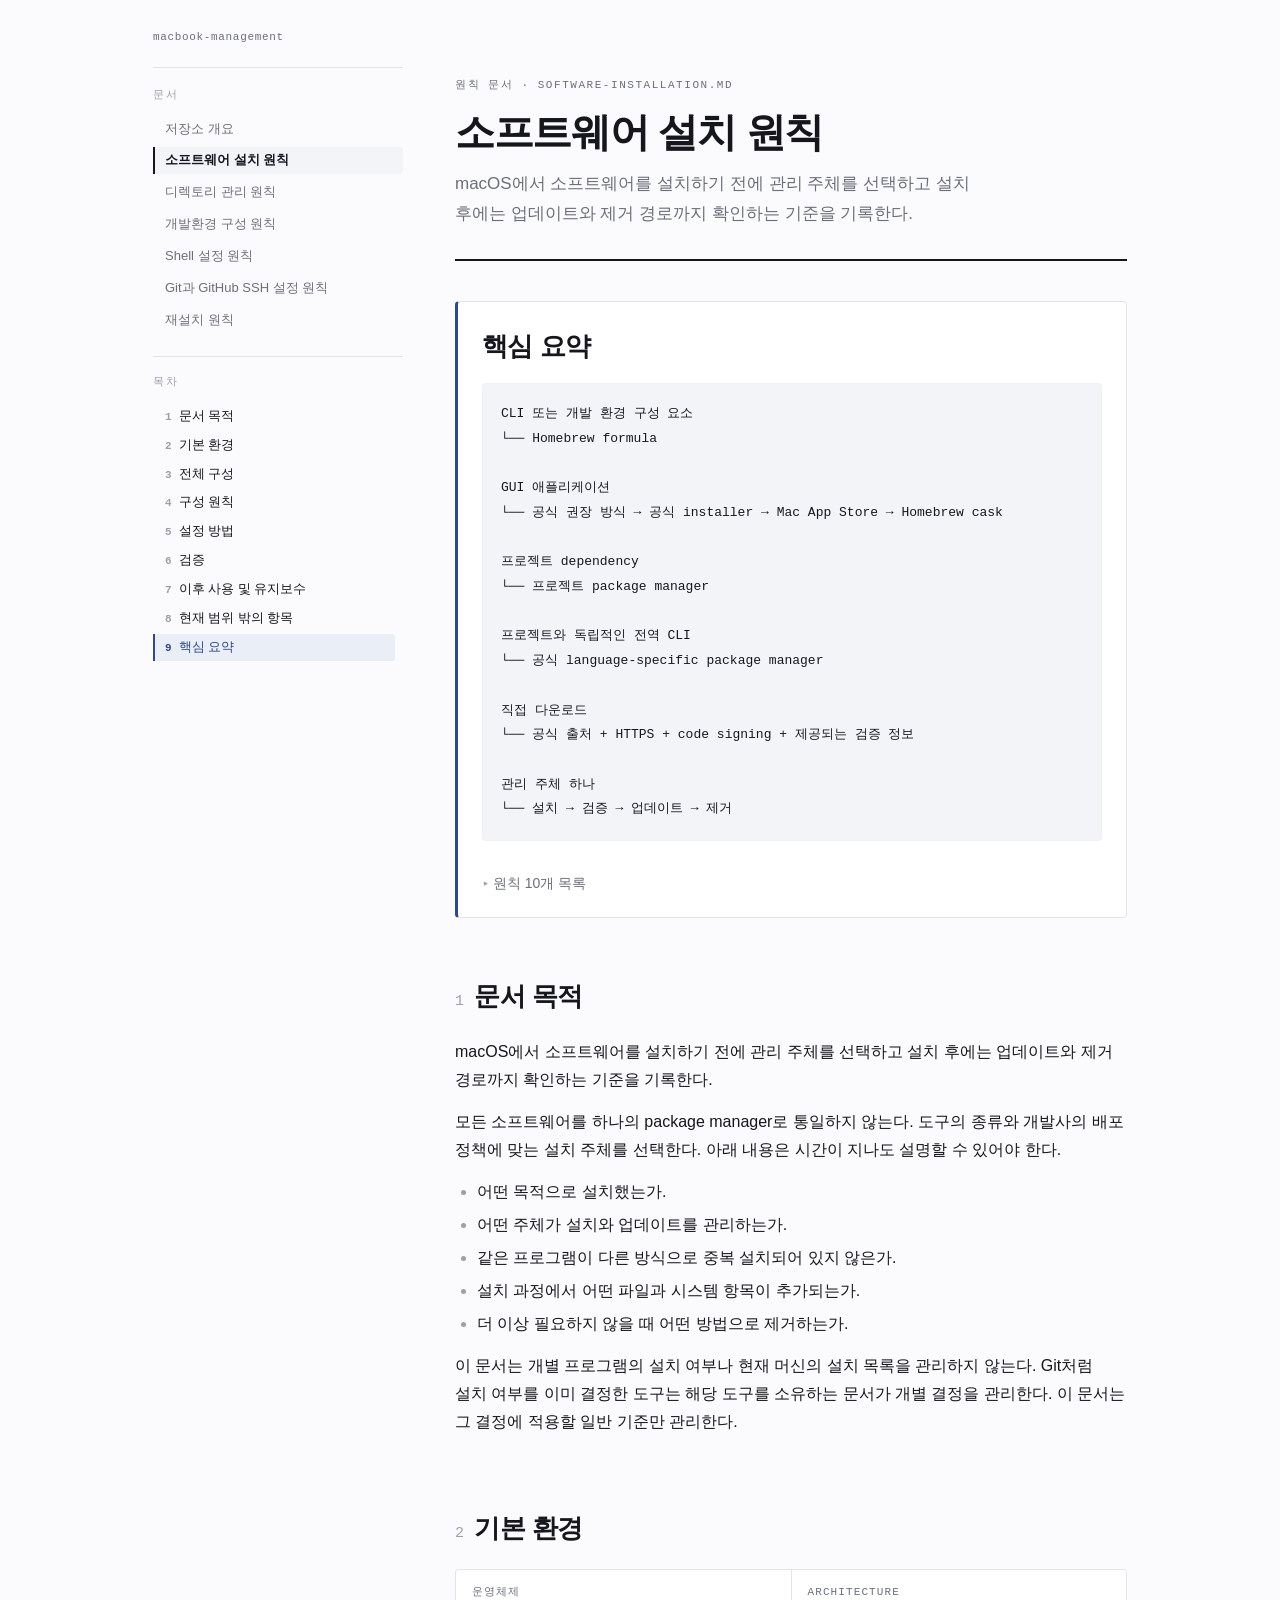
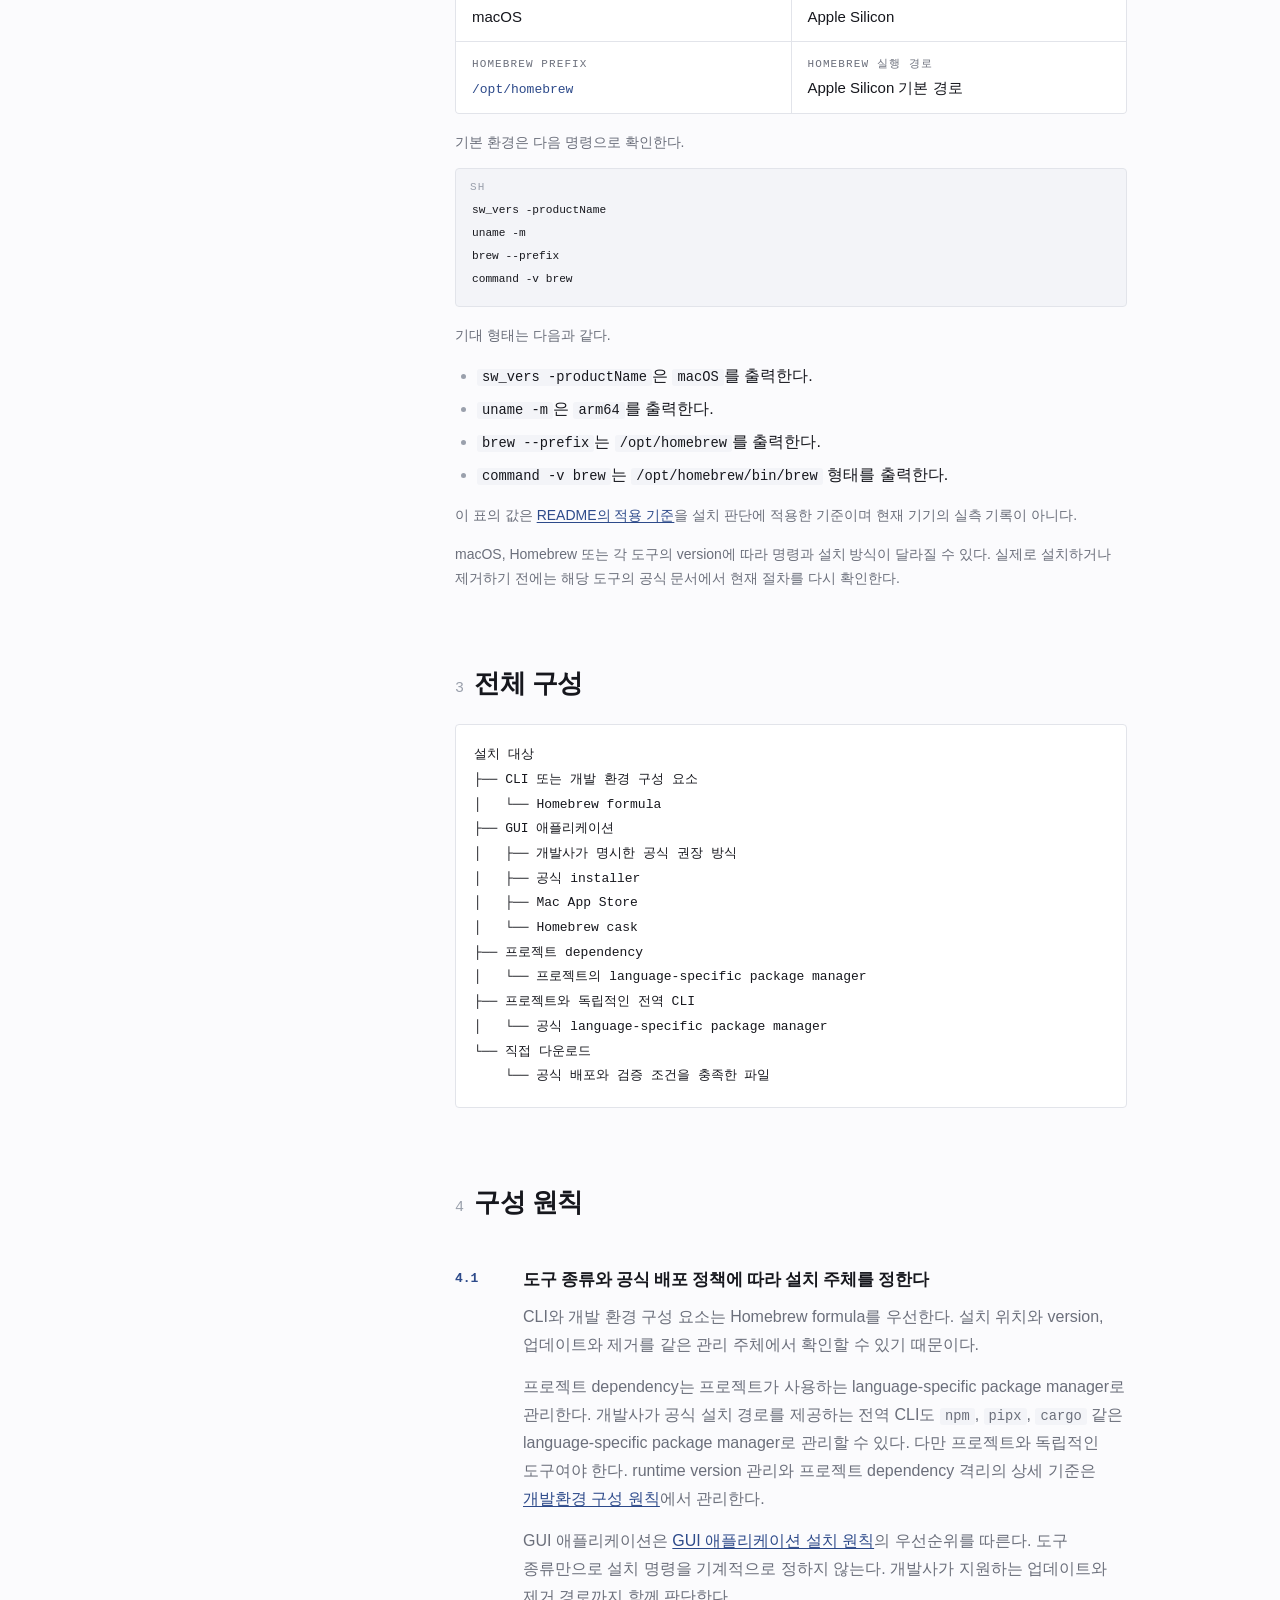
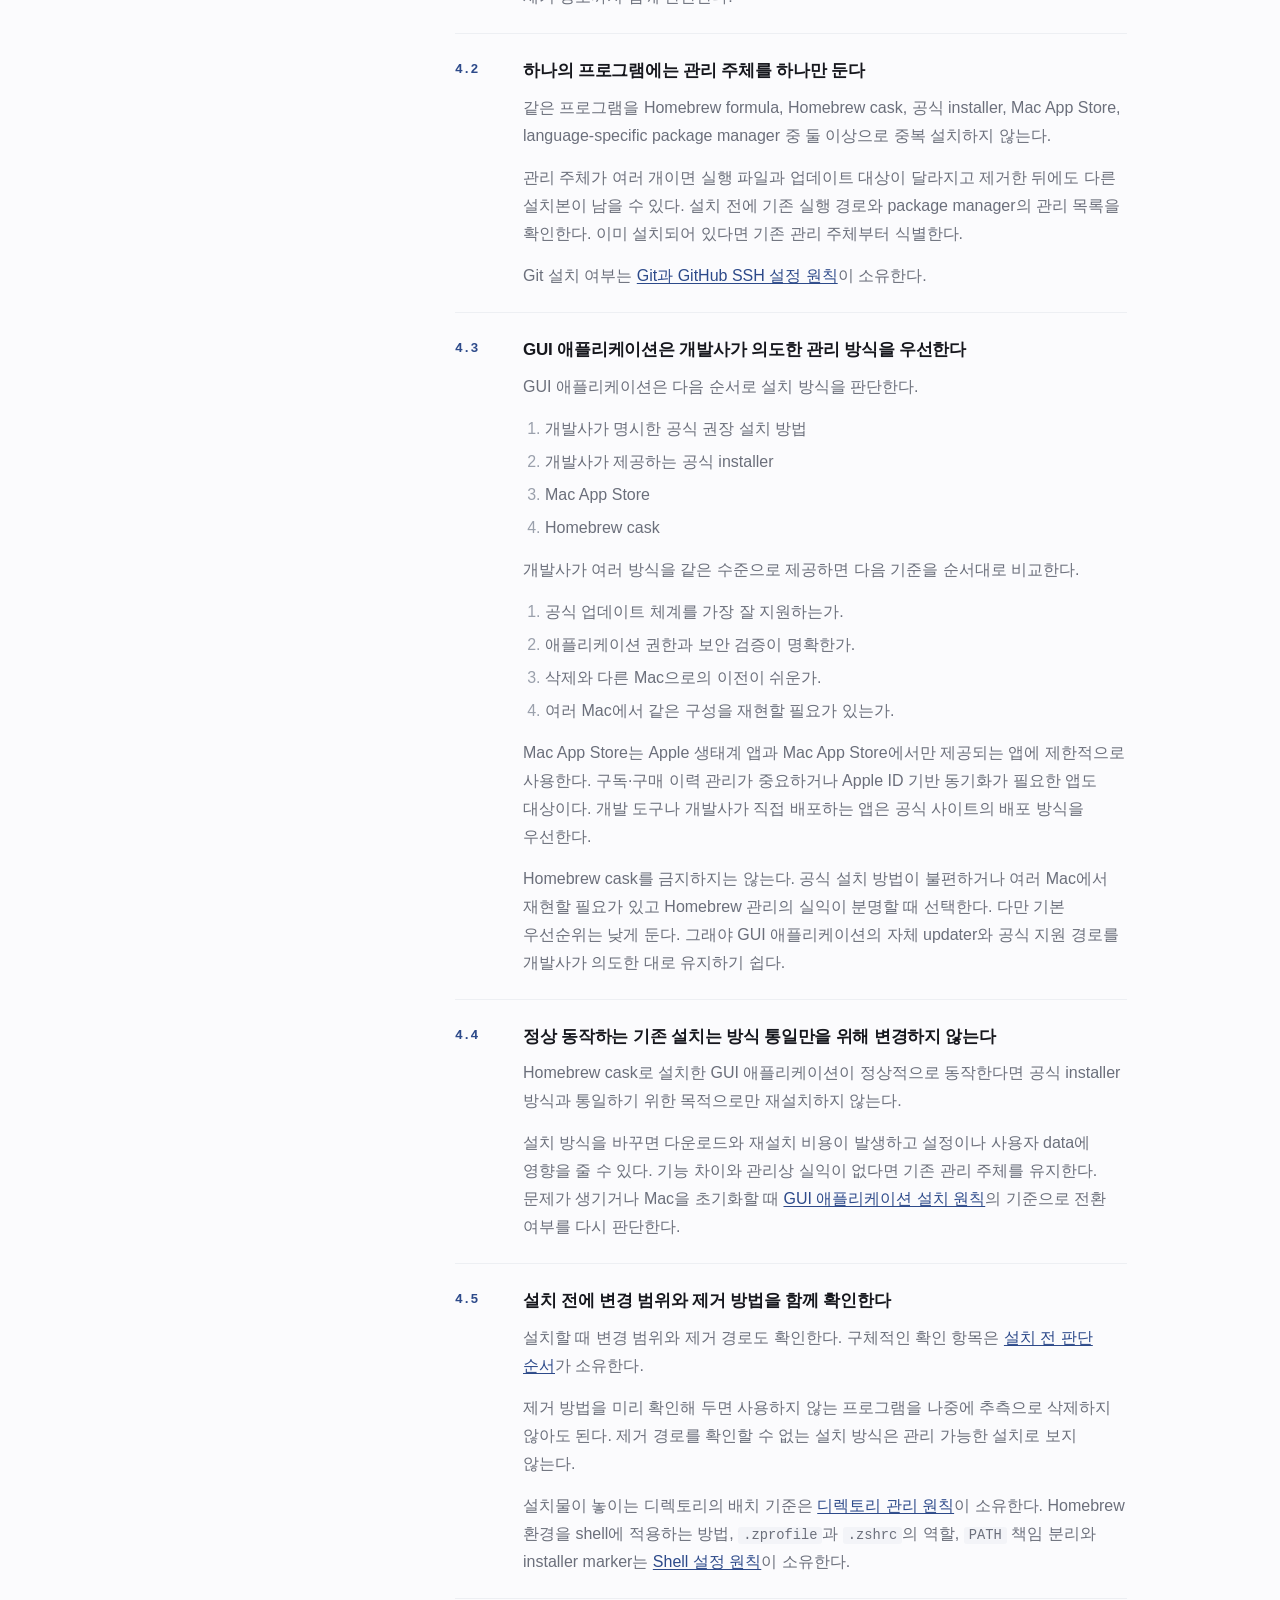
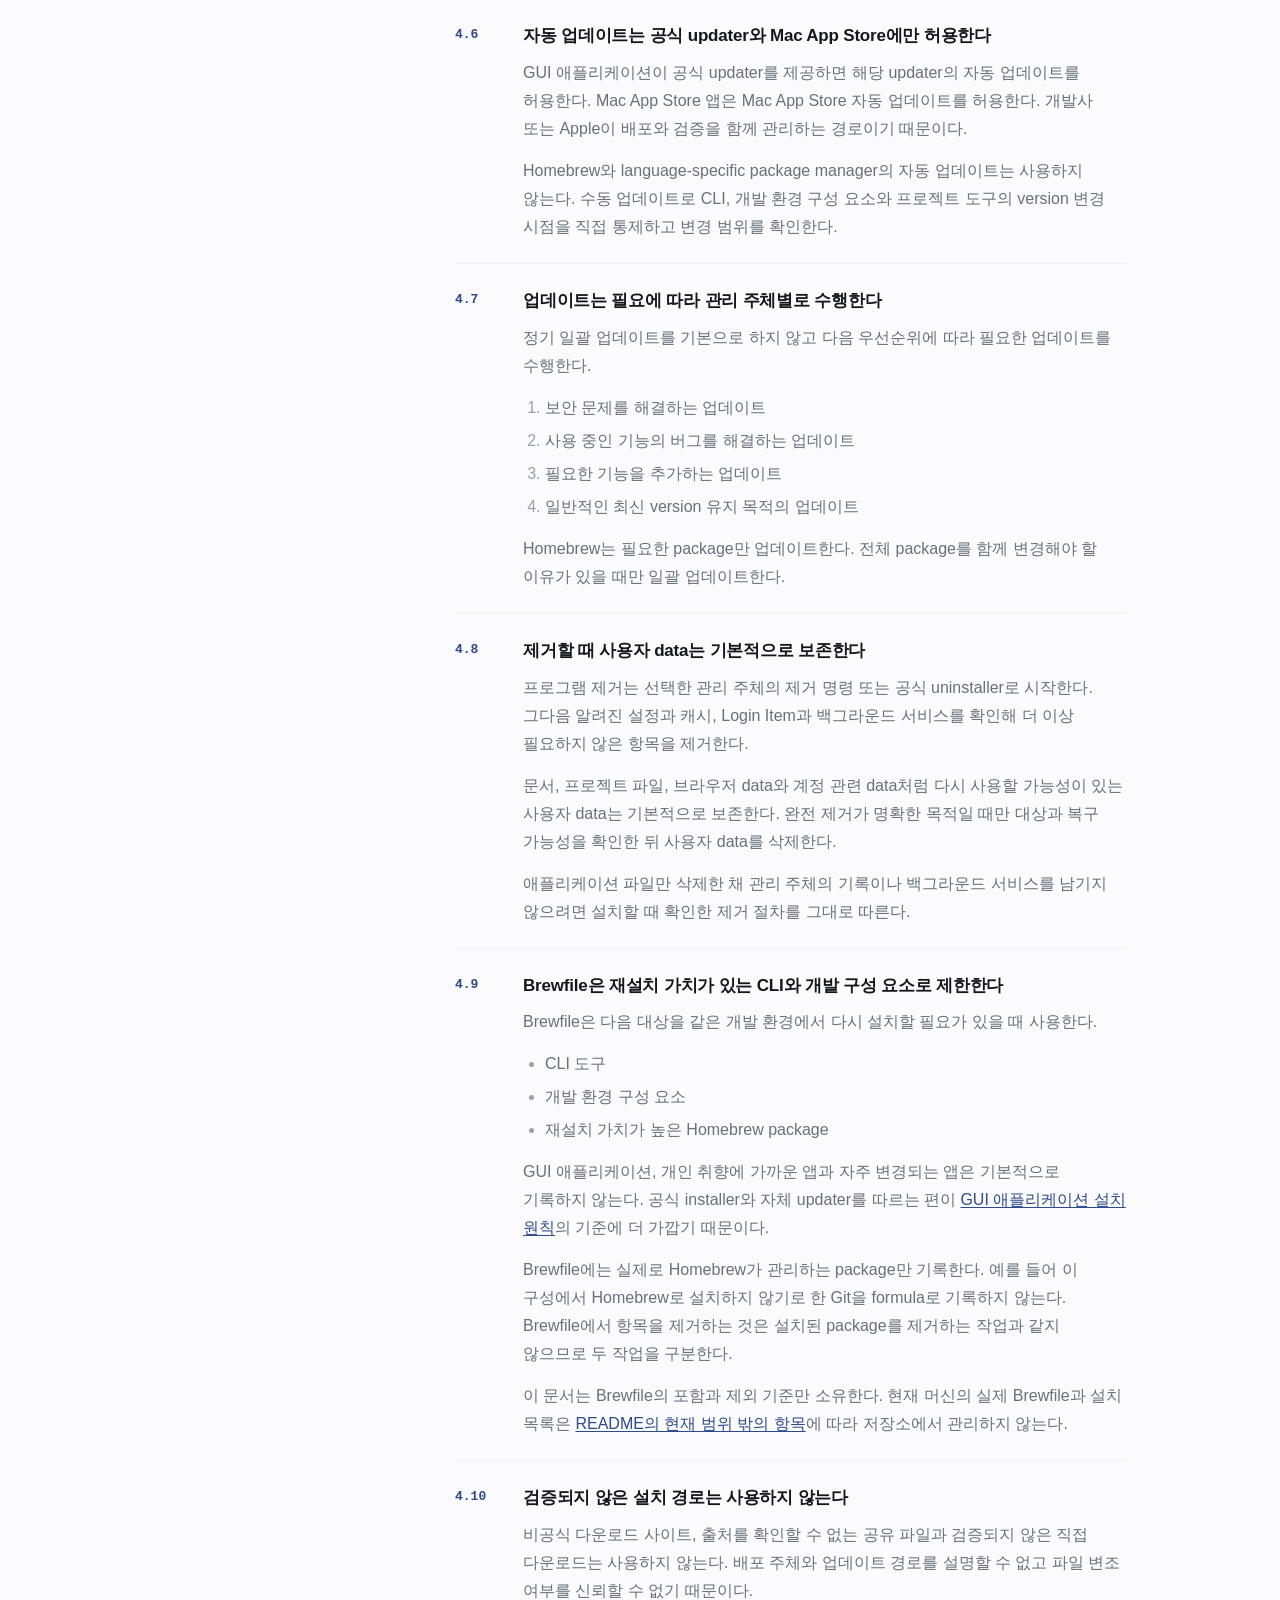
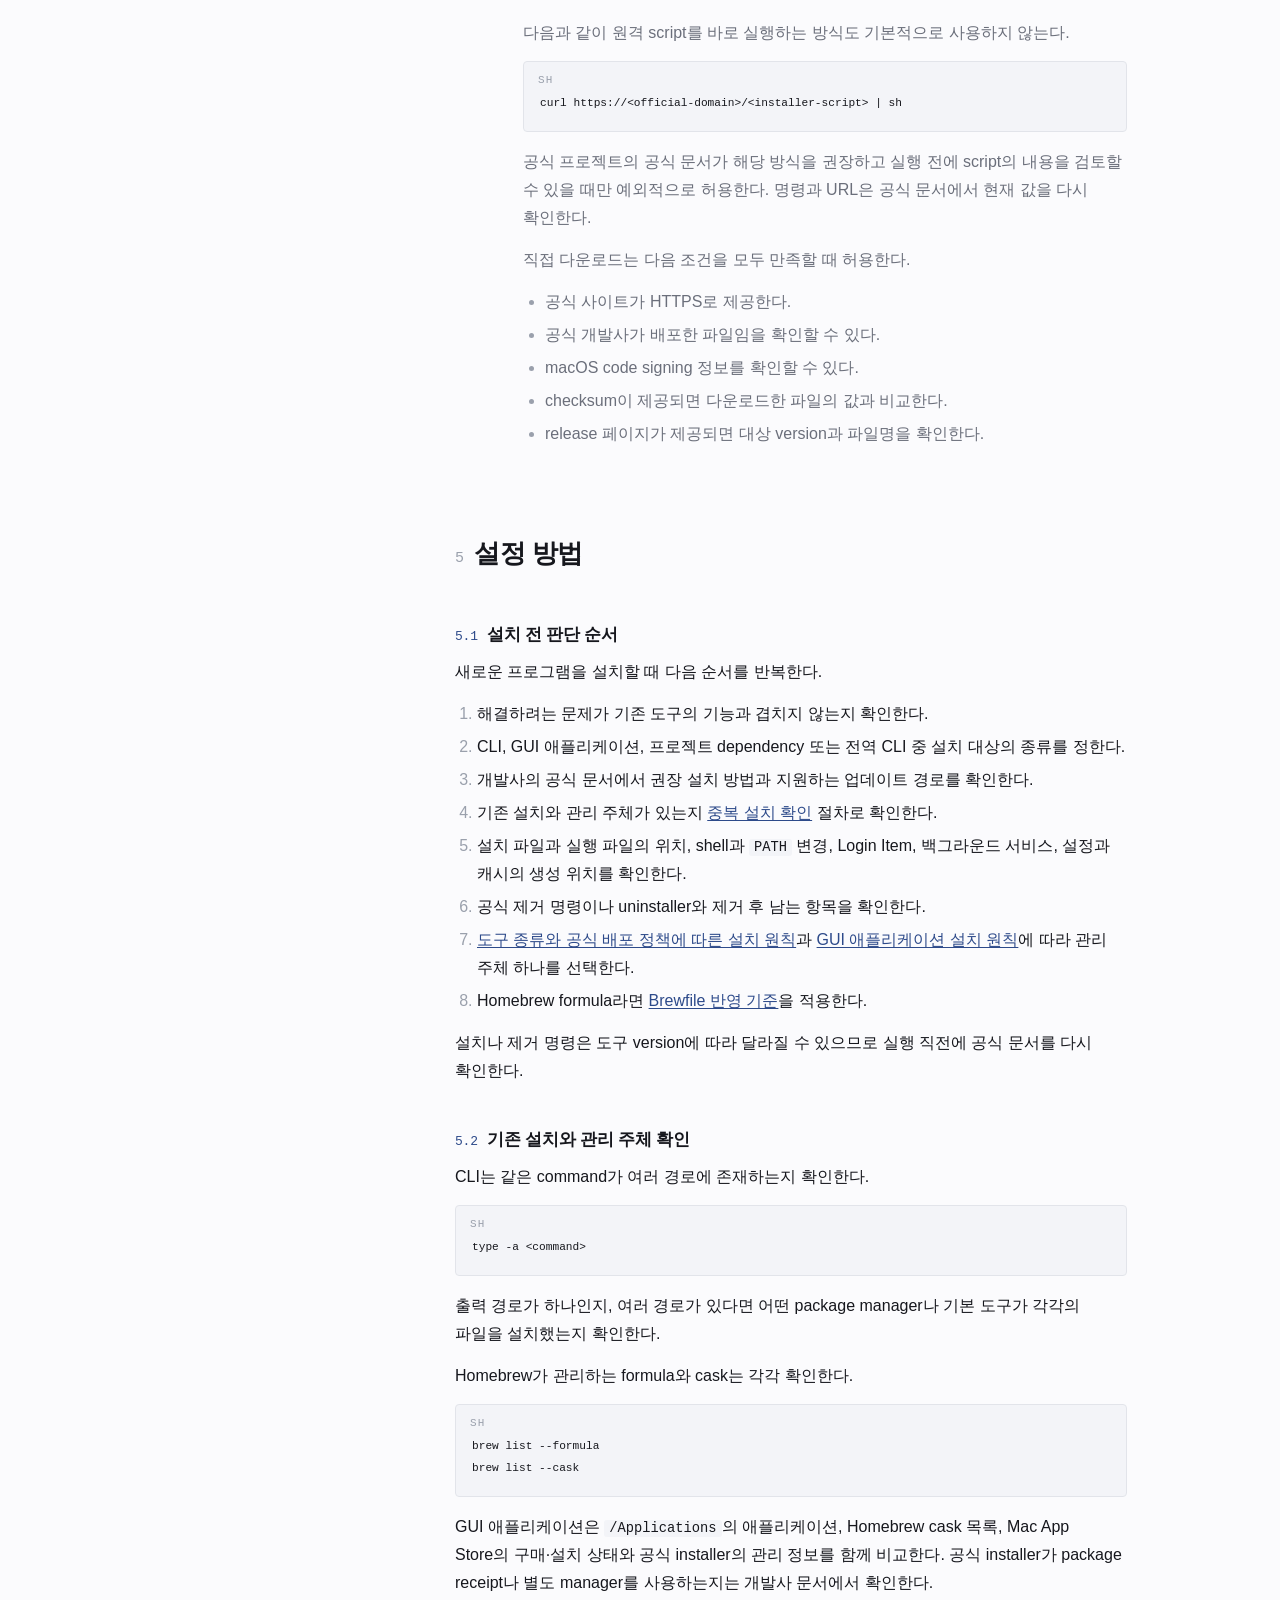
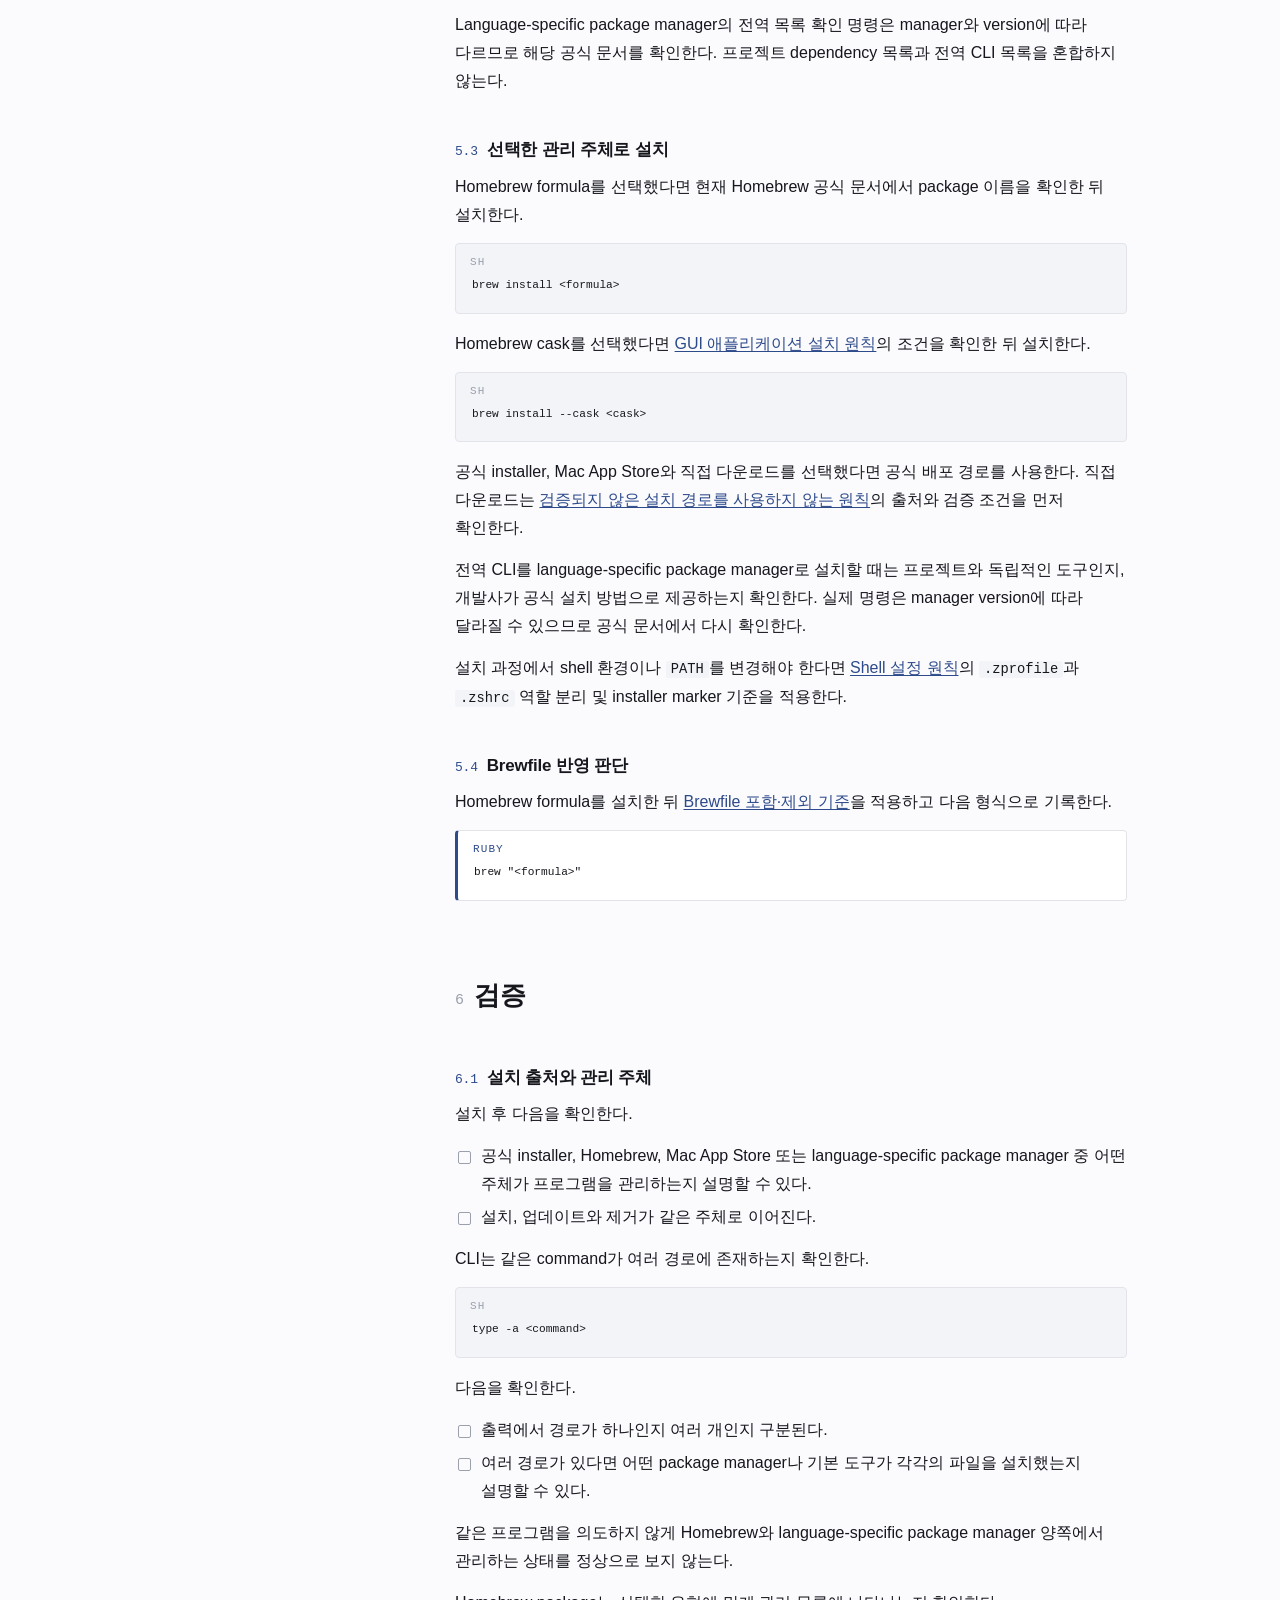
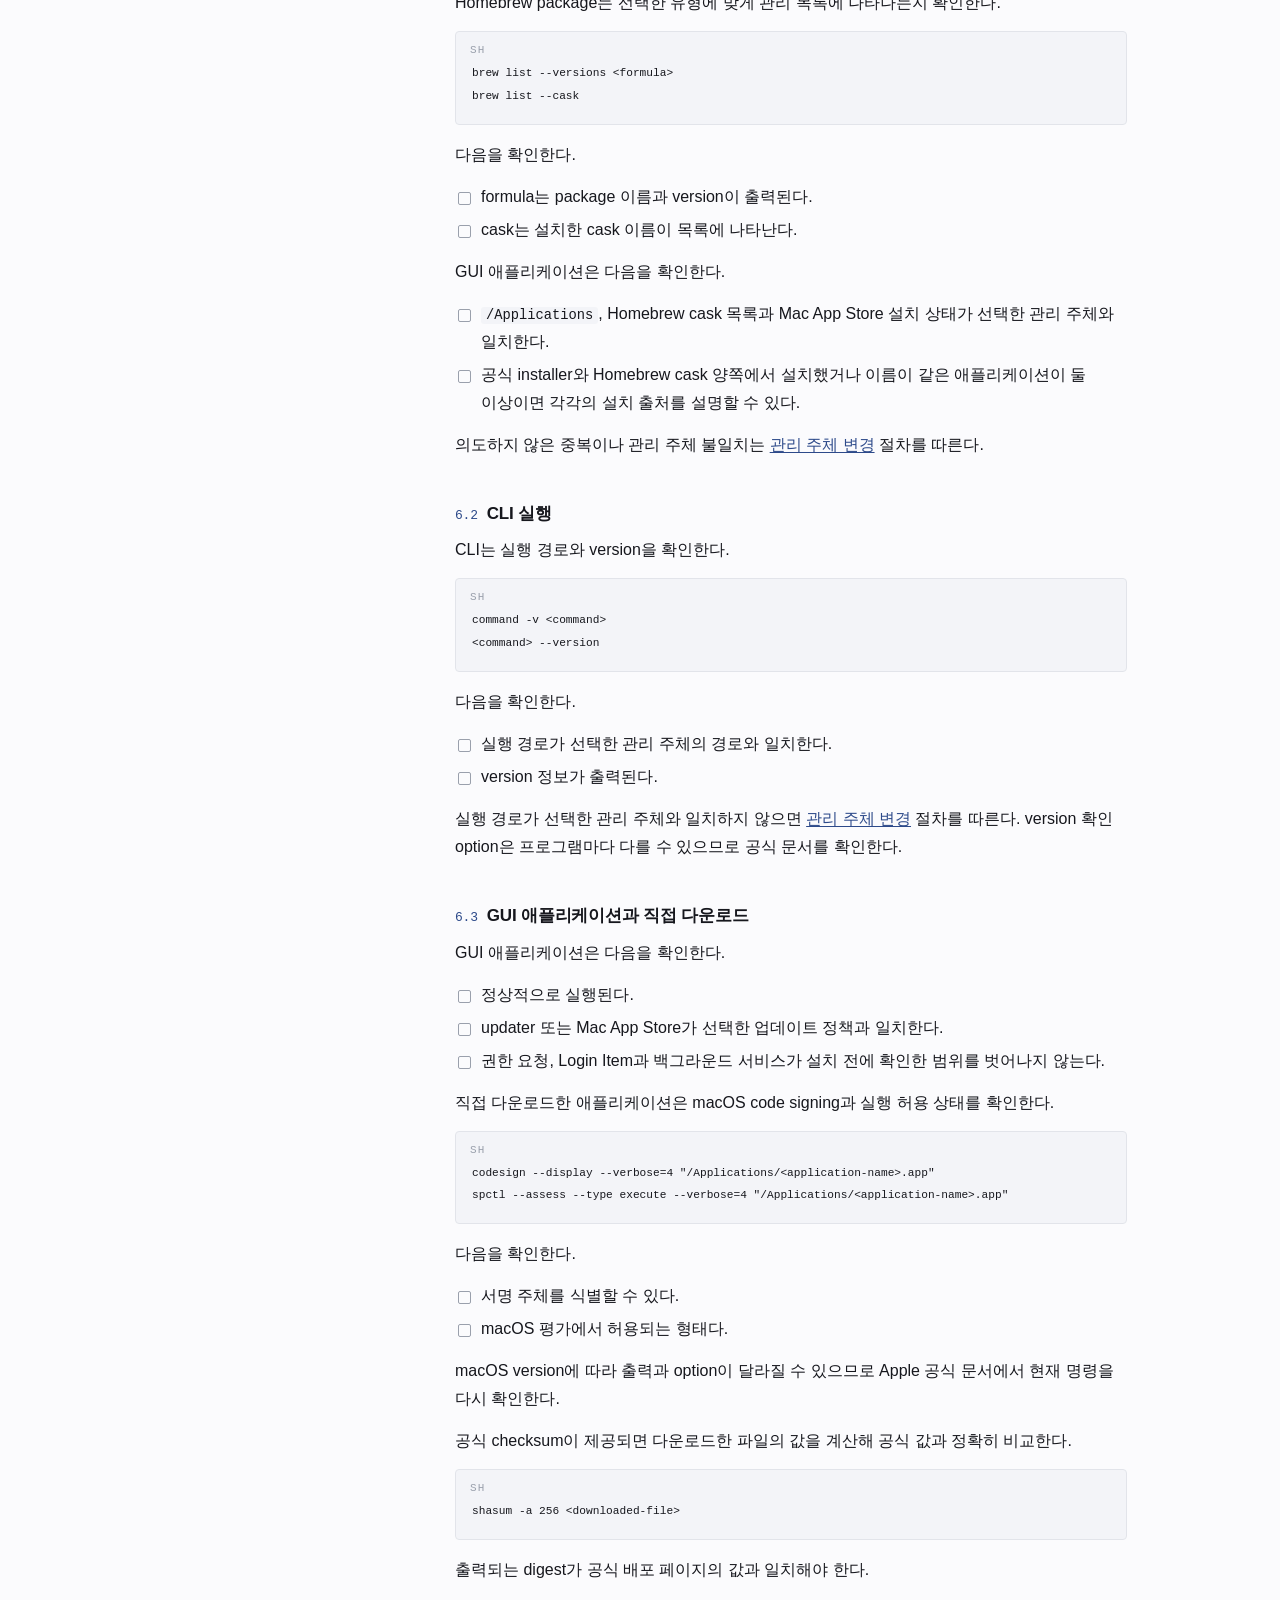
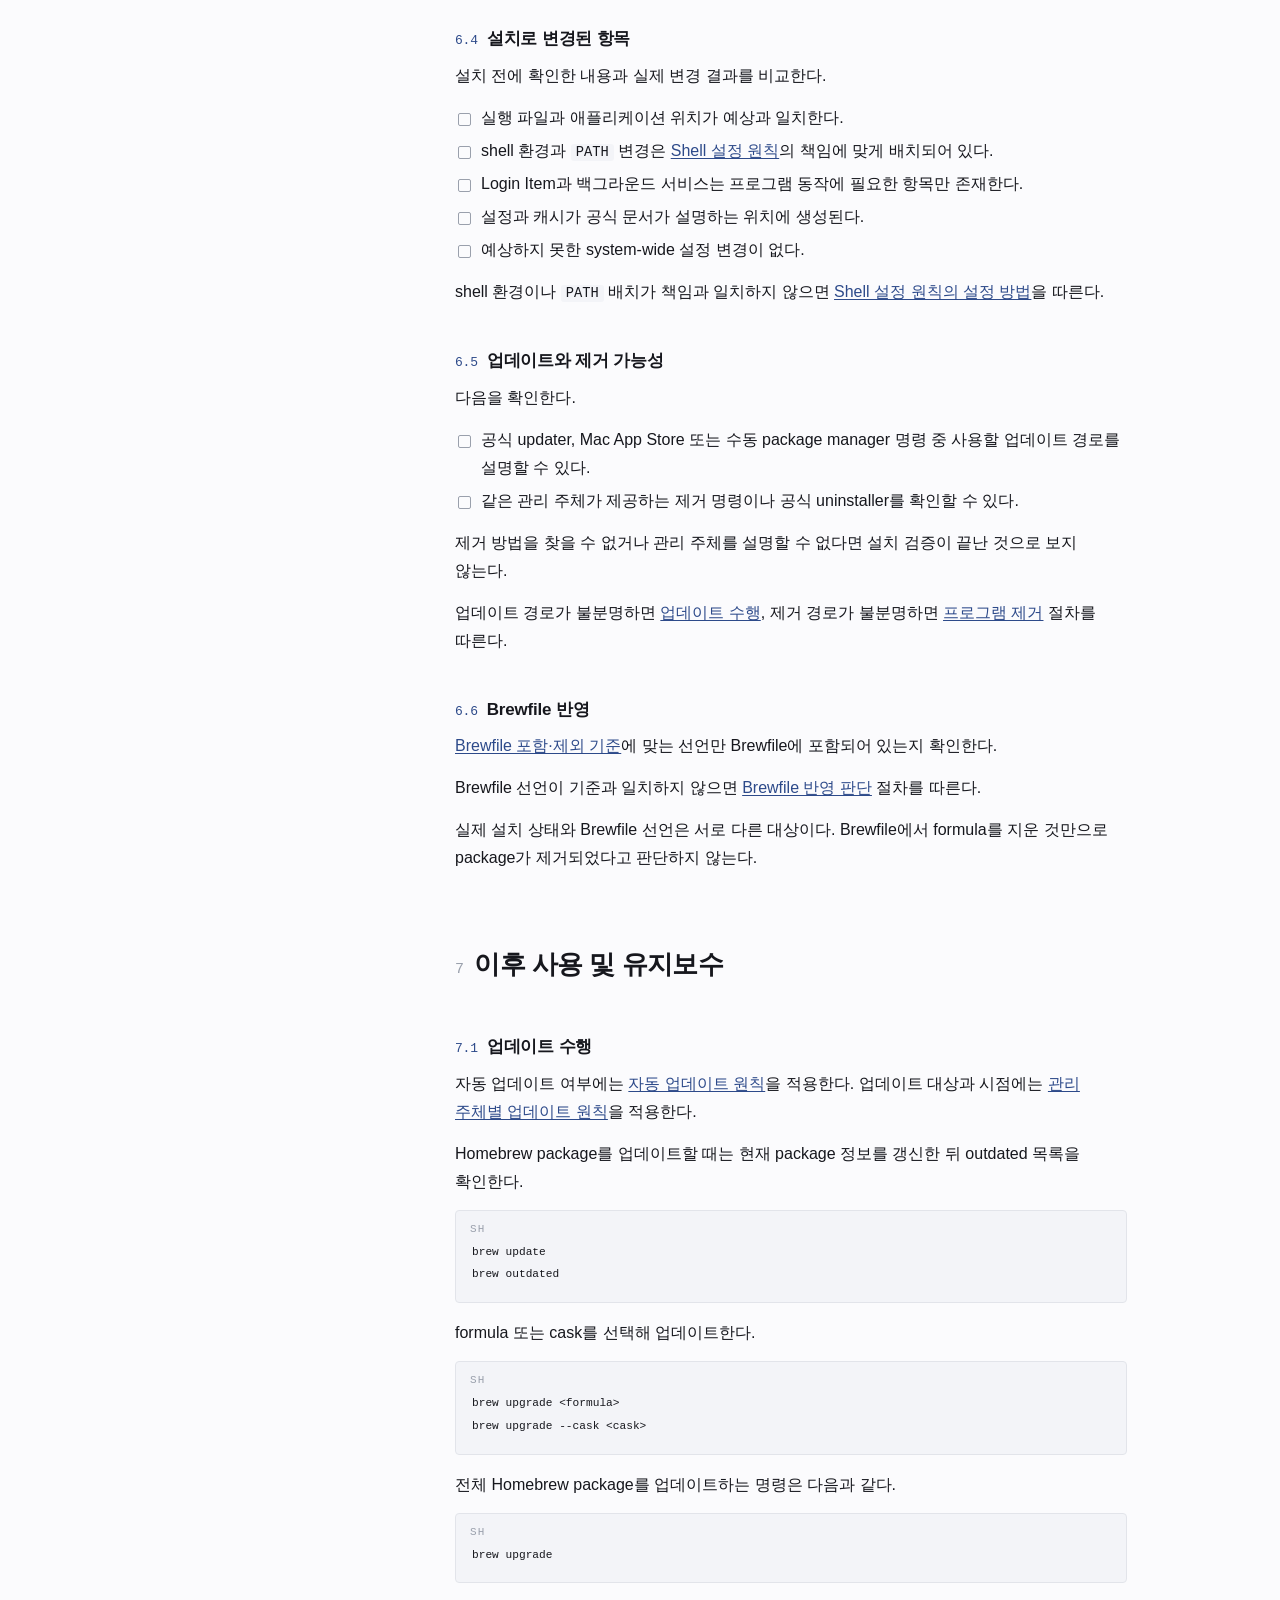
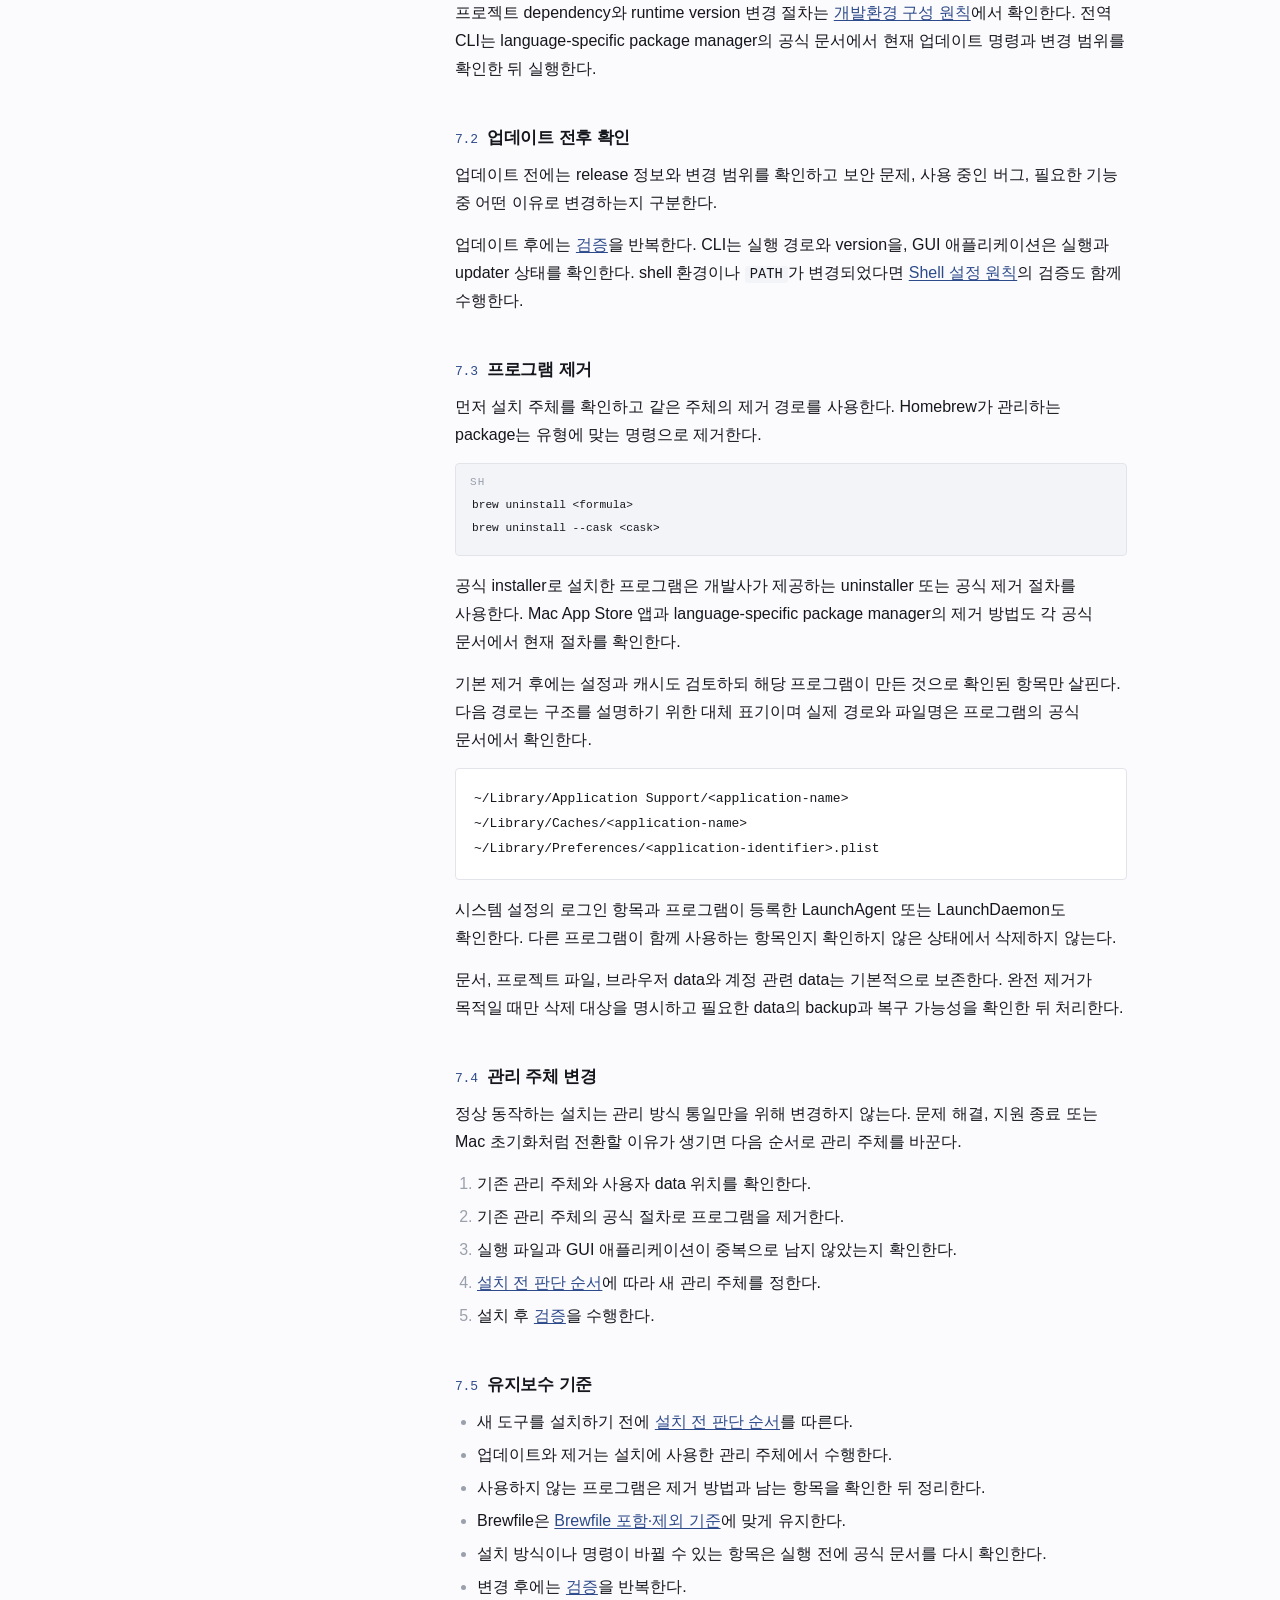
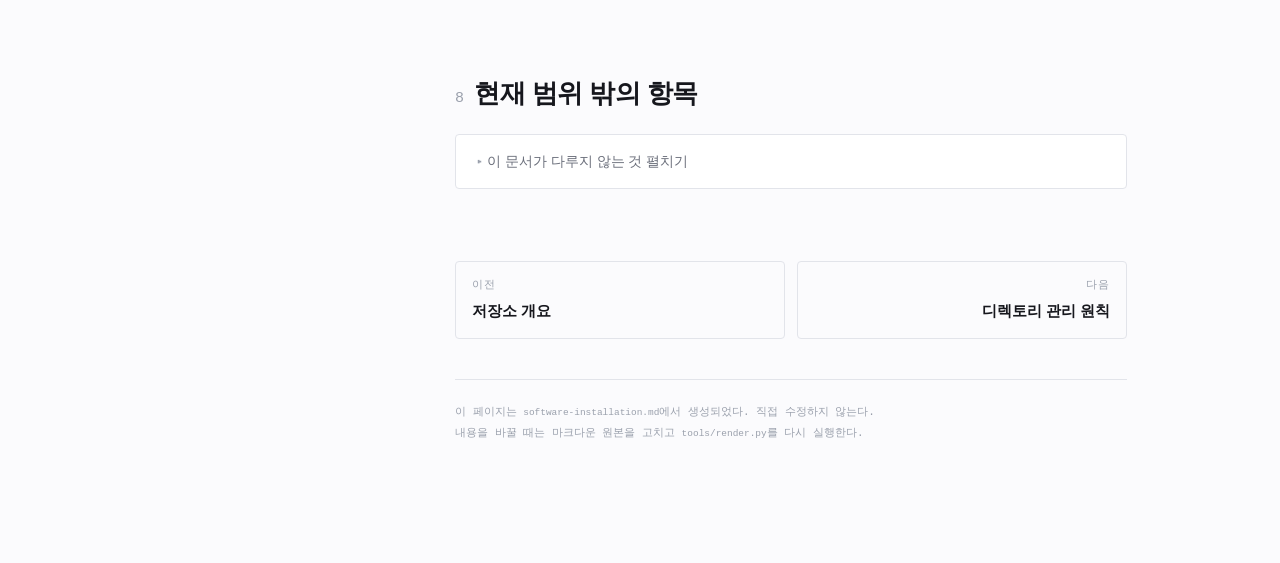
<file: docs/software-installation.html>
<!doctype html>
<html lang="ko"><head>
<meta charset="utf-8">
<meta name="viewport" content="width=device-width, initial-scale=1">
<title>소프트웨어 설치 원칙 · macbook-management</title>
<link rel="stylesheet" href="assets/style.css">
</head><body>
<a class="skip" href="#main">본문으로</a>
<div class="shell">
<aside class="side">
  <a class="home" href="index.html">macbook-management</a>
  <nav class="docnav"><div class="toc-h">문서</div><ul><li><a href="index.html">저장소 개요</a></li><li><a href="software-installation.html" class="cur" aria-current="page">소프트웨어 설치 원칙</a></li><li><a href="directory-management.html">디렉토리 관리 원칙</a></li><li><a href="development-environment.html">개발환경 구성 원칙</a></li><li><a href="shell-configuration.html">Shell 설정 원칙</a></li><li><a href="git-and-ssh.html">Git과 GitHub SSH 설정 원칙</a></li><li><a href="reinstallation.html">재설치 원칙</a></li></ul></nav>
  <nav class="toc"><div class="toc-h">목차</div><ul><li><a class="l2" href="#1-문서-목적"><span class="n">1</span>문서 목적</a></li><li><a class="l2" href="#2-기본-환경"><span class="n">2</span>기본 환경</a></li><li><a class="l2" href="#3-전체-구성"><span class="n">3</span>전체 구성</a></li><li><a class="l2" href="#4-구성-원칙"><span class="n">4</span>구성 원칙</a><ul><li><a href="#41-도구-종류와-공식-배포-정책에-따라-설치-주체를-정한다">도구 종류와 공식 배포 정책에 따라 설치 주체를 정한다</a></li><li><a href="#42-하나의-프로그램에는-관리-주체를-하나만-둔다">하나의 프로그램에는 관리 주체를 하나만 둔다</a></li><li><a href="#43-gui-애플리케이션은-개발사가-의도한-관리-방식을-우선한다">GUI 애플리케이션은 개발사가 의도한 관리 방식을 우선한다</a></li><li><a href="#44-정상-동작하는-기존-설치는-방식-통일만을-위해-변경하지-않는다">정상 동작하는 기존 설치는 방식 통일만을 위해 변경하지 않는다</a></li><li><a href="#45-설치-전에-변경-범위와-제거-방법을-함께-확인한다">설치 전에 변경 범위와 제거 방법을 함께 확인한다</a></li><li><a href="#46-자동-업데이트는-공식-updater와-mac-app-store에만-허용한다">자동 업데이트는 공식 updater와 Mac App Store에만 허용한다</a></li><li><a href="#47-업데이트는-필요에-따라-관리-주체별로-수행한다">업데이트는 필요에 따라 관리 주체별로 수행한다</a></li><li><a href="#48-제거할-때-사용자-data는-기본적으로-보존한다">제거할 때 사용자 data는 기본적으로 보존한다</a></li><li><a href="#49-brewfile은-재설치-가치가-있는-cli와-개발-구성-요소로-제한한다">Brewfile은 재설치 가치가 있는 CLI와 개발 구성 요소로 제한한다</a></li><li><a href="#410-검증되지-않은-설치-경로는-사용하지-않는다">검증되지 않은 설치 경로는 사용하지 않는다</a></li></ul></li><li><a class="l2" href="#5-설정-방법"><span class="n">5</span>설정 방법</a><ul><li><a href="#51-설치-전-판단-순서">설치 전 판단 순서</a></li><li><a href="#52-기존-설치와-관리-주체-확인">기존 설치와 관리 주체 확인</a></li><li><a href="#53-선택한-관리-주체로-설치">선택한 관리 주체로 설치</a></li><li><a href="#54-brewfile-반영-판단">Brewfile 반영 판단</a></li></ul></li><li><a class="l2" href="#6-검증"><span class="n">6</span>검증</a><ul><li><a href="#61-설치-출처와-관리-주체">설치 출처와 관리 주체</a></li><li><a href="#62-cli-실행">CLI 실행</a></li><li><a href="#63-gui-애플리케이션과-직접-다운로드">GUI 애플리케이션과 직접 다운로드</a></li><li><a href="#64-설치로-변경된-항목">설치로 변경된 항목</a></li><li><a href="#65-업데이트와-제거-가능성">업데이트와 제거 가능성</a></li><li><a href="#66-brewfile-반영">Brewfile 반영</a></li></ul></li><li><a class="l2" href="#7-이후-사용-및-유지보수"><span class="n">7</span>이후 사용 및 유지보수</a><ul><li><a href="#71-업데이트-수행">업데이트 수행</a></li><li><a href="#72-업데이트-전후-확인">업데이트 전후 확인</a></li><li><a href="#73-프로그램-제거">프로그램 제거</a></li><li><a href="#74-관리-주체-변경">관리 주체 변경</a></li><li><a href="#75-유지보수-기준">유지보수 기준</a></li></ul></li><li><a class="l2" href="#8-현재-범위-밖의-항목"><span class="n">8</span>현재 범위 밖의 항목</a></li><li><a class="l2" href="#9-핵심-요약"><span class="n">9</span>핵심 요약</a></li></ul></nav>
</aside>
<main id="main">
<header>
  <div class="eyebrow">원칙 문서 · software-installation.md</div>
  <h1>소프트웨어 설치 원칙</h1>
  <p class="standfirst">macOS에서 소프트웨어를 설치하기 전에 관리 주체를 선택하고 설치 후에는 업데이트와 제거 경로까지 확인하는 기준을 기록한다.</p>
</header>
<div class="lifted"><section class="s-summary" id="9-핵심-요약"><h2><span class="n">9</span>핵심 요약</h2><div class="map"><pre>CLI 또는 개발 환경 구성 요소
└── Homebrew formula

GUI 애플리케이션
└── 공식 권장 방식 → 공식 installer → Mac App Store → Homebrew cask

프로젝트 dependency
└── 프로젝트 package manager

프로젝트와 독립적인 전역 CLI
└── 공식 language-specific package manager

직접 다운로드
└── 공식 출처 + HTTPS + code signing + 제공되는 검증 정보

관리 주체 하나
└── 설치 → 검증 → 업데이트 → 제거</pre></div>
<details class="rules-fold"><summary>원칙 10개 목록</summary><ul><li><a href="#41-도구-종류와-공식-배포-정책에-따라-설치-주체를-정한다">도구 종류와 공식 배포 정책에 따라 설치 주체를 정한다</a></li><li><a href="#42-하나의-프로그램에는-관리-주체를-하나만-둔다">하나의 프로그램에는 관리 주체를 하나만 둔다</a></li><li><a href="#43-gui-애플리케이션은-개발사가-의도한-관리-방식을-우선한다">GUI 애플리케이션은 개발사가 의도한 관리 방식을 우선한다</a></li><li><a href="#44-정상-동작하는-기존-설치는-방식-통일만을-위해-변경하지-않는다">정상 동작하는 기존 설치는 방식 통일만을 위해 변경하지 않는다</a></li><li><a href="#45-설치-전에-변경-범위와-제거-방법을-함께-확인한다">설치 전에 변경 범위와 제거 방법을 함께 확인한다</a></li><li><a href="#46-자동-업데이트는-공식-updater와-mac-app-store에만-허용한다">자동 업데이트는 공식 updater와 Mac App Store에만 허용한다</a></li><li><a href="#47-업데이트는-필요에-따라-관리-주체별로-수행한다">업데이트는 필요에 따라 관리 주체별로 수행한다</a></li><li><a href="#48-제거할-때-사용자-data는-기본적으로-보존한다">제거할 때 사용자 data는 기본적으로 보존한다</a></li><li><a href="#49-brewfile은-재설치-가치가-있는-cli와-개발-구성-요소로-제한한다">Brewfile은 재설치 가치가 있는 CLI와 개발 구성 요소로 제한한다</a></li><li><a href="#410-검증되지-않은-설치-경로는-사용하지-않는다">검증되지 않은 설치 경로는 사용하지 않는다</a></li></ul></details></section></div>
<section class="s-purpose" id="1-문서-목적"><h2><span class="n">1</span>문서 목적</h2><p>macOS에서 소프트웨어를 설치하기 전에 관리 주체를 선택하고 설치 후에는 업데이트와 제거 경로까지 확인하는 기준을 기록한다.</p>
<p>모든 소프트웨어를 하나의 package manager로 통일하지 않는다. 도구의 종류와 개발사의 배포 정책에 맞는 설치 주체를 선택한다. 아래 내용은 시간이 지나도 설명할 수 있어야 한다.</p>
<ul><li>어떤 목적으로 설치했는가.</li><li>어떤 주체가 설치와 업데이트를 관리하는가.</li><li>같은 프로그램이 다른 방식으로 중복 설치되어 있지 않은가.</li><li>설치 과정에서 어떤 파일과 시스템 항목이 추가되는가.</li><li>더 이상 필요하지 않을 때 어떤 방법으로 제거하는가.</li></ul>
<p>이 문서는 개별 프로그램의 설치 여부나 현재 머신의 설치 목록을 관리하지 않는다. Git처럼 설치 여부를 이미 결정한 도구는 해당 도구를 소유하는 문서가 개별 결정을 관리한다. 이 문서는 그 결정에 적용할 일반 기준만 관리한다.</p></section>
<section class="s-env" id="2-기본-환경"><h2><span class="n">2</span>기본 환경</h2><dl class="specs"><div class="spec"><dt>운영체제</dt><dd>macOS</dd></div><div class="spec"><dt>architecture</dt><dd>Apple Silicon</dd></div><div class="spec"><dt>Homebrew prefix</dt><dd><code>/opt/homebrew</code></dd></div><div class="spec"><dt>Homebrew 실행 경로</dt><dd>Apple Silicon 기본 경로</dd></div></dl>
<p class="note">기본 환경은 다음 명령으로 확인한다.</p>
<div class="cmd"><span class="lang">sh</span><button class="copy" type="button" aria-label="명령 복사">복사</button><pre><code>sw_vers -productName
uname -m
brew --prefix
command -v brew</code></pre></div>
<p class="note">기대 형태는 다음과 같다.</p>
<ul><li><code>sw_vers -productName</code>은 <code>macOS</code>를 출력한다.</li><li><code>uname -m</code>은 <code>arm64</code>를 출력한다.</li><li><code>brew --prefix</code>는 <code>/opt/homebrew</code>를 출력한다.</li><li><code>command -v brew</code>는 <code>/opt/homebrew/bin/brew</code> 형태를 출력한다.</li></ul>
<p class="note">이 표의 값은 <a href="index.html#적용-기준">README의 적용 기준</a>을 설치 판단에 적용한 기준이며 현재 기기의 실측 기록이 아니다.</p>
<p class="note">macOS, Homebrew 또는 각 도구의 version에 따라 명령과 설치 방식이 달라질 수 있다. 실제로 설치하거나 제거하기 전에는 해당 도구의 공식 문서에서 현재 절차를 다시 확인한다.</p></section>
<section class="s-structure" id="3-전체-구성"><h2><span class="n">3</span>전체 구성</h2><div class="map"><pre>설치 대상
├── CLI 또는 개발 환경 구성 요소
│   └── Homebrew formula
├── GUI 애플리케이션
│   ├── 개발사가 명시한 공식 권장 방식
│   ├── 공식 installer
│   ├── Mac App Store
│   └── Homebrew cask
├── 프로젝트 dependency
│   └── 프로젝트의 language-specific package manager
├── 프로젝트와 독립적인 전역 CLI
│   └── 공식 language-specific package manager
└── 직접 다운로드
    └── 공식 배포와 검증 조건을 충족한 파일</pre></div></section>
<section class="s-principles" id="4-구성-원칙"><h2><span class="n">4</span>구성 원칙</h2><article class="rule" id="41-도구-종류와-공식-배포-정책에-따라-설치-주체를-정한다"><div class="rule-n">4.1</div><div class="rule-b"><h3>도구 종류와 공식 배포 정책에 따라 설치 주체를 정한다</h3><p>CLI와 개발 환경 구성 요소는 Homebrew formula를 우선한다. 설치 위치와 version, 업데이트와 제거를 같은 관리 주체에서 확인할 수 있기 때문이다.</p>
<p>프로젝트 dependency는 프로젝트가 사용하는 language-specific package manager로 관리한다. 개발사가 공식 설치 경로를 제공하는 전역 CLI도 <code>npm</code>, <code>pipx</code>, <code>cargo</code> 같은 language-specific package manager로 관리할 수 있다. 다만 프로젝트와 독립적인 도구여야 한다. runtime version 관리와 프로젝트 dependency 격리의 상세 기준은 <a href="development-environment.html">개발환경 구성 원칙</a>에서 관리한다.</p>
<p>GUI 애플리케이션은 <a href="#43-gui-애플리케이션은-개발사가-의도한-관리-방식을-우선한다">GUI 애플리케이션 설치 원칙</a>의 우선순위를 따른다. 도구 종류만으로 설치 명령을 기계적으로 정하지 않는다. 개발사가 지원하는 업데이트와 제거 경로까지 함께 판단한다.</p></div></article>
<article class="rule" id="42-하나의-프로그램에는-관리-주체를-하나만-둔다"><div class="rule-n">4.2</div><div class="rule-b"><h3>하나의 프로그램에는 관리 주체를 하나만 둔다</h3><p>같은 프로그램을 Homebrew formula, Homebrew cask, 공식 installer, Mac App Store, language-specific package manager 중 둘 이상으로 중복 설치하지 않는다.</p>
<p>관리 주체가 여러 개이면 실행 파일과 업데이트 대상이 달라지고 제거한 뒤에도 다른 설치본이 남을 수 있다. 설치 전에 기존 실행 경로와 package manager의 관리 목록을 확인한다. 이미 설치되어 있다면 기존 관리 주체부터 식별한다.</p>
<p>Git 설치 여부는 <a href="git-and-ssh.html">Git과 GitHub SSH 설정 원칙</a>이 소유한다.</p></div></article>
<article class="rule" id="43-gui-애플리케이션은-개발사가-의도한-관리-방식을-우선한다"><div class="rule-n">4.3</div><div class="rule-b"><h3>GUI 애플리케이션은 개발사가 의도한 관리 방식을 우선한다</h3><p>GUI 애플리케이션은 다음 순서로 설치 방식을 판단한다.</p>
<ol><li>개발사가 명시한 공식 권장 설치 방법</li><li>개발사가 제공하는 공식 installer</li><li>Mac App Store</li><li>Homebrew cask</li></ol>
<p>개발사가 여러 방식을 같은 수준으로 제공하면 다음 기준을 순서대로 비교한다.</p>
<ol><li>공식 업데이트 체계를 가장 잘 지원하는가.</li><li>애플리케이션 권한과 보안 검증이 명확한가.</li><li>삭제와 다른 Mac으로의 이전이 쉬운가.</li><li>여러 Mac에서 같은 구성을 재현할 필요가 있는가.</li></ol>
<p>Mac App Store는 Apple 생태계 앱과 Mac App Store에서만 제공되는 앱에 제한적으로 사용한다. 구독·구매 이력 관리가 중요하거나 Apple ID 기반 동기화가 필요한 앱도 대상이다. 개발 도구나 개발사가 직접 배포하는 앱은 공식 사이트의 배포 방식을 우선한다.</p>
<p>Homebrew cask를 금지하지는 않는다. 공식 설치 방법이 불편하거나 여러 Mac에서 재현할 필요가 있고 Homebrew 관리의 실익이 분명할 때 선택한다. 다만 기본 우선순위는 낮게 둔다. 그래야 GUI 애플리케이션의 자체 updater와 공식 지원 경로를 개발사가 의도한 대로 유지하기 쉽다.</p></div></article>
<article class="rule" id="44-정상-동작하는-기존-설치는-방식-통일만을-위해-변경하지-않는다"><div class="rule-n">4.4</div><div class="rule-b"><h3>정상 동작하는 기존 설치는 방식 통일만을 위해 변경하지 않는다</h3><p>Homebrew cask로 설치한 GUI 애플리케이션이 정상적으로 동작한다면 공식 installer 방식과 통일하기 위한 목적으로만 재설치하지 않는다.</p>
<p>설치 방식을 바꾸면 다운로드와 재설치 비용이 발생하고 설정이나 사용자 data에 영향을 줄 수 있다. 기능 차이와 관리상 실익이 없다면 기존 관리 주체를 유지한다. 문제가 생기거나 Mac을 초기화할 때 <a href="#43-gui-애플리케이션은-개발사가-의도한-관리-방식을-우선한다">GUI 애플리케이션 설치 원칙</a>의 기준으로 전환 여부를 다시 판단한다.</p></div></article>
<article class="rule" id="45-설치-전에-변경-범위와-제거-방법을-함께-확인한다"><div class="rule-n">4.5</div><div class="rule-b"><h3>설치 전에 변경 범위와 제거 방법을 함께 확인한다</h3><p>설치할 때 변경 범위와 제거 경로도 확인한다. 구체적인 확인 항목은 <a href="#51-설치-전-판단-순서">설치 전 판단 순서</a>가 소유한다.</p>
<p>제거 방법을 미리 확인해 두면 사용하지 않는 프로그램을 나중에 추측으로 삭제하지 않아도 된다. 제거 경로를 확인할 수 없는 설치 방식은 관리 가능한 설치로 보지 않는다.</p>
<p>설치물이 놓이는 디렉토리의 배치 기준은 <a href="directory-management.html">디렉토리 관리 원칙</a>이 소유한다. Homebrew 환경을 shell에 적용하는 방법, <code>.zprofile</code>과 <code>.zshrc</code>의 역할, <code>PATH</code> 책임 분리와 installer marker는 <a href="shell-configuration.html">Shell 설정 원칙</a>이 소유한다.</p></div></article>
<article class="rule" id="46-자동-업데이트는-공식-updater와-mac-app-store에만-허용한다"><div class="rule-n">4.6</div><div class="rule-b"><h3>자동 업데이트는 공식 updater와 Mac App Store에만 허용한다</h3><p>GUI 애플리케이션이 공식 updater를 제공하면 해당 updater의 자동 업데이트를 허용한다. Mac App Store 앱은 Mac App Store 자동 업데이트를 허용한다. 개발사 또는 Apple이 배포와 검증을 함께 관리하는 경로이기 때문이다.</p>
<p>Homebrew와 language-specific package manager의 자동 업데이트는 사용하지 않는다. 수동 업데이트로 CLI, 개발 환경 구성 요소와 프로젝트 도구의 version 변경 시점을 직접 통제하고 변경 범위를 확인한다.</p></div></article>
<article class="rule" id="47-업데이트는-필요에-따라-관리-주체별로-수행한다"><div class="rule-n">4.7</div><div class="rule-b"><h3>업데이트는 필요에 따라 관리 주체별로 수행한다</h3><p>정기 일괄 업데이트를 기본으로 하지 않고 다음 우선순위에 따라 필요한 업데이트를 수행한다.</p>
<ol><li>보안 문제를 해결하는 업데이트</li><li>사용 중인 기능의 버그를 해결하는 업데이트</li><li>필요한 기능을 추가하는 업데이트</li><li>일반적인 최신 version 유지 목적의 업데이트</li></ol>
<p>Homebrew는 필요한 package만 업데이트한다. 전체 package를 함께 변경해야 할 이유가 있을 때만 일괄 업데이트한다.</p></div></article>
<article class="rule" id="48-제거할-때-사용자-data는-기본적으로-보존한다"><div class="rule-n">4.8</div><div class="rule-b"><h3>제거할 때 사용자 data는 기본적으로 보존한다</h3><p>프로그램 제거는 선택한 관리 주체의 제거 명령 또는 공식 uninstaller로 시작한다. 그다음 알려진 설정과 캐시, Login Item과 백그라운드 서비스를 확인해 더 이상 필요하지 않은 항목을 제거한다.</p>
<p>문서, 프로젝트 파일, 브라우저 data와 계정 관련 data처럼 다시 사용할 가능성이 있는 사용자 data는 기본적으로 보존한다. 완전 제거가 명확한 목적일 때만 대상과 복구 가능성을 확인한 뒤 사용자 data를 삭제한다.</p>
<p>애플리케이션 파일만 삭제한 채 관리 주체의 기록이나 백그라운드 서비스를 남기지 않으려면 설치할 때 확인한 제거 절차를 그대로 따른다.</p></div></article>
<article class="rule" id="49-brewfile은-재설치-가치가-있는-cli와-개발-구성-요소로-제한한다"><div class="rule-n">4.9</div><div class="rule-b"><h3>Brewfile은 재설치 가치가 있는 CLI와 개발 구성 요소로 제한한다</h3><p>Brewfile은 다음 대상을 같은 개발 환경에서 다시 설치할 필요가 있을 때 사용한다.</p>
<ul><li>CLI 도구</li><li>개발 환경 구성 요소</li><li>재설치 가치가 높은 Homebrew package</li></ul>
<p>GUI 애플리케이션, 개인 취향에 가까운 앱과 자주 변경되는 앱은 기본적으로 기록하지 않는다. 공식 installer와 자체 updater를 따르는 편이 <a href="#43-gui-애플리케이션은-개발사가-의도한-관리-방식을-우선한다">GUI 애플리케이션 설치 원칙</a>의 기준에 더 가깝기 때문이다.</p>
<p>Brewfile에는 실제로 Homebrew가 관리하는 package만 기록한다. 예를 들어 이 구성에서 Homebrew로 설치하지 않기로 한 Git을 formula로 기록하지 않는다. Brewfile에서 항목을 제거하는 것은 설치된 package를 제거하는 작업과 같지 않으므로 두 작업을 구분한다.</p>
<p>이 문서는 Brewfile의 포함과 제외 기준만 소유한다. 현재 머신의 실제 Brewfile과 설치 목록은 <a href="index.html#현재-범위-밖의-항목">README의 현재 범위 밖의 항목</a>에 따라 저장소에서 관리하지 않는다.</p></div></article>
<article class="rule" id="410-검증되지-않은-설치-경로는-사용하지-않는다"><div class="rule-n">4.10</div><div class="rule-b"><h3>검증되지 않은 설치 경로는 사용하지 않는다</h3><p>비공식 다운로드 사이트, 출처를 확인할 수 없는 공유 파일과 검증되지 않은 직접 다운로드는 사용하지 않는다. 배포 주체와 업데이트 경로를 설명할 수 없고 파일 변조 여부를 신뢰할 수 없기 때문이다.</p>
<p>다음과 같이 원격 script를 바로 실행하는 방식도 기본적으로 사용하지 않는다.</p>
<div class="cmd"><span class="lang">sh</span><button class="copy" type="button" aria-label="명령 복사">복사</button><pre><code>curl https://&lt;official-domain&gt;/&lt;installer-script&gt; | sh</code></pre></div>
<p>공식 프로젝트의 공식 문서가 해당 방식을 권장하고 실행 전에 script의 내용을 검토할 수 있을 때만 예외적으로 허용한다. 명령과 URL은 공식 문서에서 현재 값을 다시 확인한다.</p>
<p>직접 다운로드는 다음 조건을 모두 만족할 때 허용한다.</p>
<ul><li>공식 사이트가 HTTPS로 제공한다.</li><li>공식 개발사가 배포한 파일임을 확인할 수 있다.</li><li>macOS code signing 정보를 확인할 수 있다.</li><li>checksum이 제공되면 다운로드한 파일의 값과 비교한다.</li><li>release 페이지가 제공되면 대상 version과 파일명을 확인한다.</li></ul></div></article></section>
<section class="s-setup" id="5-설정-방법"><h2><span class="n">5</span>설정 방법</h2><div class="sub"><h3 id="51-설치-전-판단-순서"><span class="n">5.1</span>설치 전 판단 순서</h3><p>새로운 프로그램을 설치할 때 다음 순서를 반복한다.</p>
<ol><li>해결하려는 문제가 기존 도구의 기능과 겹치지 않는지 확인한다.</li><li>CLI, GUI 애플리케이션, 프로젝트 dependency 또는 전역 CLI 중 설치 대상의 종류를 정한다.</li><li>개발사의 공식 문서에서 권장 설치 방법과 지원하는 업데이트 경로를 확인한다.</li><li>기존 설치와 관리 주체가 있는지 <a href="#52-기존-설치와-관리-주체-확인">중복 설치 확인</a> 절차로 확인한다.</li><li>설치 파일과 실행 파일의 위치, shell과 <code>PATH</code> 변경, Login Item, 백그라운드 서비스, 설정과 캐시의 생성 위치를 확인한다.</li><li>공식 제거 명령이나 uninstaller와 제거 후 남는 항목을 확인한다.</li><li><a href="#41-도구-종류와-공식-배포-정책에-따라-설치-주체를-정한다">도구 종류와 공식 배포 정책에 따른 설치 원칙</a>과 <a href="#43-gui-애플리케이션은-개발사가-의도한-관리-방식을-우선한다">GUI 애플리케이션 설치 원칙</a>에 따라 관리 주체 하나를 선택한다.</li><li>Homebrew formula라면 <a href="#54-brewfile-반영-판단">Brewfile 반영 기준</a>을 적용한다.</li></ol>
<p>설치나 제거 명령은 도구 version에 따라 달라질 수 있으므로 실행 직전에 공식 문서를 다시 확인한다.</p></div>
<div class="sub"><h3 id="52-기존-설치와-관리-주체-확인"><span class="n">5.2</span>기존 설치와 관리 주체 확인</h3><p>CLI는 같은 command가 여러 경로에 존재하는지 확인한다.</p>
<div class="cmd"><span class="lang">sh</span><button class="copy" type="button" aria-label="명령 복사">복사</button><pre><code>type -a &lt;command&gt;</code></pre></div>
<p>출력 경로가 하나인지, 여러 경로가 있다면 어떤 package manager나 기본 도구가 각각의 파일을 설치했는지 확인한다.</p>
<p>Homebrew가 관리하는 formula와 cask는 각각 확인한다.</p>
<div class="cmd"><span class="lang">sh</span><button class="copy" type="button" aria-label="명령 복사">복사</button><pre><code>brew list --formula
brew list --cask</code></pre></div>
<p>GUI 애플리케이션은 <code>/Applications</code>의 애플리케이션, Homebrew cask 목록, Mac App Store의 구매·설치 상태와 공식 installer의 관리 정보를 함께 비교한다. 공식 installer가 package receipt나 별도 manager를 사용하는지는 개발사 문서에서 확인한다.</p>
<p>Language-specific package manager의 전역 목록 확인 명령은 manager와 version에 따라 다르므로 해당 공식 문서를 확인한다. 프로젝트 dependency 목록과 전역 CLI 목록을 혼합하지 않는다.</p></div>
<div class="sub"><h3 id="53-선택한-관리-주체로-설치"><span class="n">5.3</span>선택한 관리 주체로 설치</h3><p>Homebrew formula를 선택했다면 현재 Homebrew 공식 문서에서 package 이름을 확인한 뒤 설치한다.</p>
<div class="cmd"><span class="lang">sh</span><button class="copy" type="button" aria-label="명령 복사">복사</button><pre><code>brew install &lt;formula&gt;</code></pre></div>
<p>Homebrew cask를 선택했다면 <a href="#43-gui-애플리케이션은-개발사가-의도한-관리-방식을-우선한다">GUI 애플리케이션 설치 원칙</a>의 조건을 확인한 뒤 설치한다.</p>
<div class="cmd"><span class="lang">sh</span><button class="copy" type="button" aria-label="명령 복사">복사</button><pre><code>brew install --cask &lt;cask&gt;</code></pre></div>
<p>공식 installer, Mac App Store와 직접 다운로드를 선택했다면 공식 배포 경로를 사용한다. 직접 다운로드는 <a href="#410-검증되지-않은-설치-경로는-사용하지-않는다">검증되지 않은 설치 경로를 사용하지 않는 원칙</a>의 출처와 검증 조건을 먼저 확인한다.</p>
<p>전역 CLI를 language-specific package manager로 설치할 때는 프로젝트와 독립적인 도구인지, 개발사가 공식 설치 방법으로 제공하는지 확인한다. 실제 명령은 manager version에 따라 달라질 수 있으므로 공식 문서에서 다시 확인한다.</p>
<p>설치 과정에서 shell 환경이나 <code>PATH</code>를 변경해야 한다면 <a href="shell-configuration.html">Shell 설정 원칙</a>의 <code>.zprofile</code>과 <code>.zshrc</code> 역할 분리 및 installer marker 기준을 적용한다.</p></div>
<div class="sub"><h3 id="54-brewfile-반영-판단"><span class="n">5.4</span>Brewfile 반영 판단</h3><p>Homebrew formula를 설치한 뒤 <a href="#49-brewfile은-재설치-가치가-있는-cli와-개발-구성-요소로-제한한다">Brewfile 포함·제외 기준</a>을 적용하고 다음 형식으로 기록한다.</p>
<div class="snip"><span class="lang">ruby</span><button class="copy" type="button" aria-label="설정 조각 복사">복사</button><pre><code>brew "&lt;formula&gt;"</code></pre></div></div></section>
<section class="s-verify" id="6-검증"><h2><span class="n">6</span>검증</h2><div class="sub"><h3 id="61-설치-출처와-관리-주체"><span class="n">6.1</span>설치 출처와 관리 주체</h3><p>설치 후 다음을 확인한다.</p>
<ul class="check"><li>공식 installer, Homebrew, Mac App Store 또는 language-specific package manager 중 어떤 주체가 프로그램을 관리하는지 설명할 수 있다.</li><li>설치, 업데이트와 제거가 같은 주체로 이어진다.</li></ul>
<p>CLI는 같은 command가 여러 경로에 존재하는지 확인한다.</p>
<div class="cmd"><span class="lang">sh</span><button class="copy" type="button" aria-label="명령 복사">복사</button><pre><code>type -a &lt;command&gt;</code></pre></div>
<p>다음을 확인한다.</p>
<ul class="check"><li>출력에서 경로가 하나인지 여러 개인지 구분된다.</li><li>여러 경로가 있다면 어떤 package manager나 기본 도구가 각각의 파일을 설치했는지 설명할 수 있다.</li></ul>
<p>같은 프로그램을 의도하지 않게 Homebrew와 language-specific package manager 양쪽에서 관리하는 상태를 정상으로 보지 않는다.</p>
<p>Homebrew package는 선택한 유형에 맞게 관리 목록에 나타나는지 확인한다.</p>
<div class="cmd"><span class="lang">sh</span><button class="copy" type="button" aria-label="명령 복사">복사</button><pre><code>brew list --versions &lt;formula&gt;
brew list --cask</code></pre></div>
<p>다음을 확인한다.</p>
<ul class="check"><li>formula는 package 이름과 version이 출력된다.</li><li>cask는 설치한 cask 이름이 목록에 나타난다.</li></ul>
<p>GUI 애플리케이션은 다음을 확인한다.</p>
<ul class="check"><li><code>/Applications</code>, Homebrew cask 목록과 Mac App Store 설치 상태가 선택한 관리 주체와 일치한다.</li><li>공식 installer와 Homebrew cask 양쪽에서 설치했거나 이름이 같은 애플리케이션이 둘 이상이면 각각의 설치 출처를 설명할 수 있다.</li></ul>
<p>의도하지 않은 중복이나 관리 주체 불일치는 <a href="#74-관리-주체-변경">관리 주체 변경</a> 절차를 따른다.</p></div>
<div class="sub"><h3 id="62-cli-실행"><span class="n">6.2</span>CLI 실행</h3><p>CLI는 실행 경로와 version을 확인한다.</p>
<div class="cmd"><span class="lang">sh</span><button class="copy" type="button" aria-label="명령 복사">복사</button><pre><code>command -v &lt;command&gt;
&lt;command&gt; --version</code></pre></div>
<p>다음을 확인한다.</p>
<ul class="check"><li>실행 경로가 선택한 관리 주체의 경로와 일치한다.</li><li>version 정보가 출력된다.</li></ul>
<p>실행 경로가 선택한 관리 주체와 일치하지 않으면 <a href="#74-관리-주체-변경">관리 주체 변경</a> 절차를 따른다. version 확인 option은 프로그램마다 다를 수 있으므로 공식 문서를 확인한다.</p></div>
<div class="sub"><h3 id="63-gui-애플리케이션과-직접-다운로드"><span class="n">6.3</span>GUI 애플리케이션과 직접 다운로드</h3><p>GUI 애플리케이션은 다음을 확인한다.</p>
<ul class="check"><li>정상적으로 실행된다.</li><li>updater 또는 Mac App Store가 선택한 업데이트 정책과 일치한다.</li><li>권한 요청, Login Item과 백그라운드 서비스가 설치 전에 확인한 범위를 벗어나지 않는다.</li></ul>
<p>직접 다운로드한 애플리케이션은 macOS code signing과 실행 허용 상태를 확인한다.</p>
<div class="cmd"><span class="lang">sh</span><button class="copy" type="button" aria-label="명령 복사">복사</button><pre><code>codesign --display --verbose=4 "/Applications/&lt;application-name&gt;.app"
spctl --assess --type execute --verbose=4 "/Applications/&lt;application-name&gt;.app"</code></pre></div>
<p>다음을 확인한다.</p>
<ul class="check"><li>서명 주체를 식별할 수 있다.</li><li>macOS 평가에서 허용되는 형태다.</li></ul>
<p>macOS version에 따라 출력과 option이 달라질 수 있으므로 Apple 공식 문서에서 현재 명령을 다시 확인한다.</p>
<p>공식 checksum이 제공되면 다운로드한 파일의 값을 계산해 공식 값과 정확히 비교한다.</p>
<div class="cmd"><span class="lang">sh</span><button class="copy" type="button" aria-label="명령 복사">복사</button><pre><code>shasum -a 256 &lt;downloaded-file&gt;</code></pre></div>
<p>출력되는 digest가 공식 배포 페이지의 값과 일치해야 한다.</p></div>
<div class="sub"><h3 id="64-설치로-변경된-항목"><span class="n">6.4</span>설치로 변경된 항목</h3><p>설치 전에 확인한 내용과 실제 변경 결과를 비교한다.</p>
<ul class="check"><li>실행 파일과 애플리케이션 위치가 예상과 일치한다.</li><li>shell 환경과 <code>PATH</code> 변경은 <a href="shell-configuration.html">Shell 설정 원칙</a>의 책임에 맞게 배치되어 있다.</li><li>Login Item과 백그라운드 서비스는 프로그램 동작에 필요한 항목만 존재한다.</li><li>설정과 캐시가 공식 문서가 설명하는 위치에 생성된다.</li><li>예상하지 못한 system-wide 설정 변경이 없다.</li></ul>
<p>shell 환경이나 <code>PATH</code> 배치가 책임과 일치하지 않으면 <a href="shell-configuration.html#5-설정-방법">Shell 설정 원칙의 설정 방법</a>을 따른다.</p></div>
<div class="sub"><h3 id="65-업데이트와-제거-가능성"><span class="n">6.5</span>업데이트와 제거 가능성</h3><p>다음을 확인한다.</p>
<ul class="check"><li>공식 updater, Mac App Store 또는 수동 package manager 명령 중 사용할 업데이트 경로를 설명할 수 있다.</li><li>같은 관리 주체가 제공하는 제거 명령이나 공식 uninstaller를 확인할 수 있다.</li></ul>
<p>제거 방법을 찾을 수 없거나 관리 주체를 설명할 수 없다면 설치 검증이 끝난 것으로 보지 않는다.</p>
<p>업데이트 경로가 불분명하면 <a href="#71-업데이트-수행">업데이트 수행</a>, 제거 경로가 불분명하면 <a href="#73-프로그램-제거">프로그램 제거</a> 절차를 따른다.</p></div>
<div class="sub"><h3 id="66-brewfile-반영"><span class="n">6.6</span>Brewfile 반영</h3><p><a href="#49-brewfile은-재설치-가치가-있는-cli와-개발-구성-요소로-제한한다">Brewfile 포함·제외 기준</a>에 맞는 선언만 Brewfile에 포함되어 있는지 확인한다.</p>
<p>Brewfile 선언이 기준과 일치하지 않으면 <a href="#54-brewfile-반영-판단">Brewfile 반영 판단</a> 절차를 따른다.</p>
<p>실제 설치 상태와 Brewfile 선언은 서로 다른 대상이다. Brewfile에서 formula를 지운 것만으로 package가 제거되었다고 판단하지 않는다.</p></div></section>
<section class="s-maintain" id="7-이후-사용-및-유지보수"><h2><span class="n">7</span>이후 사용 및 유지보수</h2><div class="sub"><h3 id="71-업데이트-수행"><span class="n">7.1</span>업데이트 수행</h3><p>자동 업데이트 여부에는 <a href="#46-자동-업데이트는-공식-updater와-mac-app-store에만-허용한다">자동 업데이트 원칙</a>을 적용한다. 업데이트 대상과 시점에는 <a href="#47-업데이트는-필요에-따라-관리-주체별로-수행한다">관리 주체별 업데이트 원칙</a>을 적용한다.</p>
<p>Homebrew package를 업데이트할 때는 현재 package 정보를 갱신한 뒤 outdated 목록을 확인한다.</p>
<div class="cmd"><span class="lang">sh</span><button class="copy" type="button" aria-label="명령 복사">복사</button><pre><code>brew update
brew outdated</code></pre></div>
<p>formula 또는 cask를 선택해 업데이트한다.</p>
<div class="cmd"><span class="lang">sh</span><button class="copy" type="button" aria-label="명령 복사">복사</button><pre><code>brew upgrade &lt;formula&gt;
brew upgrade --cask &lt;cask&gt;</code></pre></div>
<p>전체 Homebrew package를 업데이트하는 명령은 다음과 같다.</p>
<div class="cmd"><span class="lang">sh</span><button class="copy" type="button" aria-label="명령 복사">복사</button><pre><code>brew upgrade</code></pre></div>
<p>프로젝트 dependency와 runtime version 변경 절차는 <a href="development-environment.html">개발환경 구성 원칙</a>에서 확인한다. 전역 CLI는 language-specific package manager의 공식 문서에서 현재 업데이트 명령과 변경 범위를 확인한 뒤 실행한다.</p></div>
<div class="sub"><h3 id="72-업데이트-전후-확인"><span class="n">7.2</span>업데이트 전후 확인</h3><p>업데이트 전에는 release 정보와 변경 범위를 확인하고 보안 문제, 사용 중인 버그, 필요한 기능 중 어떤 이유로 변경하는지 구분한다.</p>
<p>업데이트 후에는 <a href="#6-검증">검증</a>을 반복한다. CLI는 실행 경로와 version을, GUI 애플리케이션은 실행과 updater 상태를 확인한다. shell 환경이나 <code>PATH</code>가 변경되었다면 <a href="shell-configuration.html">Shell 설정 원칙</a>의 검증도 함께 수행한다.</p></div>
<div class="sub"><h3 id="73-프로그램-제거"><span class="n">7.3</span>프로그램 제거</h3><p>먼저 설치 주체를 확인하고 같은 주체의 제거 경로를 사용한다. Homebrew가 관리하는 package는 유형에 맞는 명령으로 제거한다.</p>
<div class="cmd"><span class="lang">sh</span><button class="copy" type="button" aria-label="명령 복사">복사</button><pre><code>brew uninstall &lt;formula&gt;
brew uninstall --cask &lt;cask&gt;</code></pre></div>
<p>공식 installer로 설치한 프로그램은 개발사가 제공하는 uninstaller 또는 공식 제거 절차를 사용한다. Mac App Store 앱과 language-specific package manager의 제거 방법도 각 공식 문서에서 현재 절차를 확인한다.</p>
<p>기본 제거 후에는 설정과 캐시도 검토하되 해당 프로그램이 만든 것으로 확인된 항목만 살핀다. 다음 경로는 구조를 설명하기 위한 대체 표기이며 실제 경로와 파일명은 프로그램의 공식 문서에서 확인한다.</p>
<div class="map"><pre>~/Library/Application Support/&lt;application-name&gt;
~/Library/Caches/&lt;application-name&gt;
~/Library/Preferences/&lt;application-identifier&gt;.plist</pre></div>
<p>시스템 설정의 로그인 항목과 프로그램이 등록한 LaunchAgent 또는 LaunchDaemon도 확인한다. 다른 프로그램이 함께 사용하는 항목인지 확인하지 않은 상태에서 삭제하지 않는다.</p>
<p>문서, 프로젝트 파일, 브라우저 data와 계정 관련 data는 기본적으로 보존한다. 완전 제거가 목적일 때만 삭제 대상을 명시하고 필요한 data의 backup과 복구 가능성을 확인한 뒤 처리한다.</p></div>
<div class="sub"><h3 id="74-관리-주체-변경"><span class="n">7.4</span>관리 주체 변경</h3><p>정상 동작하는 설치는 관리 방식 통일만을 위해 변경하지 않는다. 문제 해결, 지원 종료 또는 Mac 초기화처럼 전환할 이유가 생기면 다음 순서로 관리 주체를 바꾼다.</p>
<ol><li>기존 관리 주체와 사용자 data 위치를 확인한다.</li><li>기존 관리 주체의 공식 절차로 프로그램을 제거한다.</li><li>실행 파일과 GUI 애플리케이션이 중복으로 남지 않았는지 확인한다.</li><li><a href="#51-설치-전-판단-순서">설치 전 판단 순서</a>에 따라 새 관리 주체를 정한다.</li><li>설치 후 <a href="#6-검증">검증</a>을 수행한다.</li></ol></div>
<div class="sub"><h3 id="75-유지보수-기준"><span class="n">7.5</span>유지보수 기준</h3><ul><li>새 도구를 설치하기 전에 <a href="#51-설치-전-판단-순서">설치 전 판단 순서</a>를 따른다.</li><li>업데이트와 제거는 설치에 사용한 관리 주체에서 수행한다.</li><li>사용하지 않는 프로그램은 제거 방법과 남는 항목을 확인한 뒤 정리한다.</li><li>Brewfile은 <a href="#49-brewfile은-재설치-가치가-있는-cli와-개발-구성-요소로-제한한다">Brewfile 포함·제외 기준</a>에 맞게 유지한다.</li><li>설치 방식이나 명령이 바뀔 수 있는 항목은 실행 전에 공식 문서를 다시 확인한다.</li><li>변경 후에는 <a href="#6-검증">검증</a>을 반복한다.</li></ul></div></section>
<section class="s-scope" id="8-현재-범위-밖의-항목"><h2><span class="n">8</span>현재 범위 밖의 항목</h2><details><summary>이 문서가 다루지 않는 것 펼치기</summary><ul class="scope"><li><b>현재 머신의 설치 애플리케이션과 CLI 목록</b><span>README가 현재 상태와 머신 고유 정보를 관리 대상에서 제외하므로 이 문서는 선택 기준만 기록한다.</span></li><li><b>실제 Brewfile 파일과 현재 package 선언</b><span><a href="#49-brewfile은-재설치-가치가-있는-cli와-개발-구성-요소로-제한한다">Brewfile 포함·제외 기준</a>만 이 문서가 소유하고 실제 내용은 현재 머신의 설치 목록이므로 저장소에서 관리하지 않는다.</span></li><li><b>runtime version 관리와 프로젝트 dependency 격리</b><span>도구 종류에 따른 설치 주체만 이 문서에서 정하고 상세 구성은 <a href="development-environment.html">개발환경 구성 원칙</a>에 위임한다.</span></li><li><b>설치물이 놓이는 디렉토리 배치</b><span>설치 전 위치를 확인한다는 기준만 두고 배치 원칙은 <a href="directory-management.html">디렉토리 관리 원칙</a>에 위임한다.</span></li><li><b>Homebrew 환경의 shell 적용, <code>.zprofile</code>과 <code>.zshrc</code> 배치, <code>PATH</code> 책임 분리와 installer marker</b><span><a href="shell-configuration.html">Shell 설정 원칙</a>에 위임한다.</span></li><li><b>Git 설치 여부</b><span>일반적인 중복 설치와 관리 주체 기준만 제공하며 개별 결정은 <a href="git-and-ssh.html">Git과 GitHub SSH 설정 원칙</a>이 소유한다.</span></li><li><b>package 설치·업데이트·삭제 자동화와 bootstrap</b><span>현재는 수동 절차와 안전 조건을 먼저 관리하며 반복 자동화가 실제로 필요해질 때 별도 책임으로 검토한다.</span></li></ul></details></section>
<nav class="pager"><a class="pg prev" href="index.html"><span>이전</span>저장소 개요</a><a class="pg next" href="directory-management.html"><span>다음</span>디렉토리 관리 원칙</a></nav>
<footer>
  이 페이지는 <code>software-installation.md</code>에서 생성되었다. 직접 수정하지 않는다.<br>
  내용을 바꿀 때는 마크다운 원본을 고치고 <code>tools/render.py</code>를 다시 실행한다.
</footer>
</main>
</div>
<script src="assets/page.js"></script>
</body></html>
</file>
<file: docs/assets/style.css>
:root {
  --bg: #FBFBFD; --surface: #FFFFFF; --sunk: #F3F4F8;
  --ink: #16171D; --muted: #6B6F7B; --faint: #9AA0AC;
  --rule: #E2E4EA; --rule-soft: #EDEFF3;
  --accent: #2D4A8A; --accent-soft: #EAEEF7;
  --signal: #B4531A; --signal-soft: #FBF0E7;
  --ok: #2F6B4F; --ok-soft: #E8F2EC;
  --mono: ui-monospace, SFMono-Regular, "SF Mono", Menlo, Consolas, monospace;
  --sans: -apple-system, BlinkMacSystemFont, "Apple SD Gothic Neo", "Segoe UI", sans-serif;
}
@media (prefers-color-scheme: dark) {
  :root:not([data-theme="light"]) {
    --bg: #101116; --surface: #16181F; --sunk: #1B1D25;
    --ink: #E8E9ED; --muted: #8B8F9C; --faint: #666B77;
    --rule: #26282F; --rule-soft: #1D1F26;
    --accent: #7A9BE0; --accent-soft: #1A2233;
    --signal: #E08A4A; --signal-soft: #2A1F16;
    --ok: #6FBF95; --ok-soft: #142218;
  }
}
* { box-sizing: border-box; }
body {
  background: var(--bg); color: var(--ink); font-family: var(--sans);
  font-size: 16px; line-height: 1.75; margin: 0;
  -webkit-font-smoothing: antialiased;
  /* 한글은 어절 단위로 끊는다. 넘치는 영문·경로만 예외로 쪼갠다. */
  word-break: keep-all; overflow-wrap: break-word;
}
pre { word-break: normal; overflow-wrap: normal; }
p code, li code, td code, dd code, h3 code, h4 code { overflow-wrap: anywhere; }
a { color: var(--accent); text-decoration-thickness: 1px; text-underline-offset: 2px; }
code { font-family: var(--mono); font-size: 0.86em; }
p code, li code, td code, dd code {
  background: var(--sunk); padding: 1px 5px; border-radius: 3px;
}
.skip { position: absolute; left: -9999px; }
.skip:focus { left: 12px; top: 12px; background: var(--surface); padding: 8px 12px; z-index: 10; }

/* ---------------------------------------------------------------- 레이아웃 */
.shell { display: grid; grid-template-columns: 250px minmax(0, 1fr); gap: 52px;
         max-width: 1030px; margin: 0 auto; padding: 0 28px; }
main { min-width: 0; max-width: 700px; padding-bottom: 120px; }

/* -------------------------------------------------------------------- 목차 */
.side { position: sticky; top: 0; align-self: start; height: 100vh;
        display: flex; flex-direction: column; padding: 28px 0 24px; }
.home { font-family: var(--mono); font-size: 11px; letter-spacing: 0.06em;
        color: var(--muted); text-decoration: none; padding-bottom: 20px;
        border-bottom: 1px solid var(--rule); margin-bottom: 18px; }
.home:hover { color: var(--accent); }
.docnav { flex: none; padding-bottom: 18px; margin-bottom: 16px;
          border-bottom: 1px solid var(--rule); }
.docnav ul { list-style: none; margin: 0; padding: 0; }
.docnav a { display: block; text-decoration: none; color: var(--muted);
            font-size: 13px; line-height: 1.45; padding: 4px 10px;
            border-left: 2px solid transparent; border-radius: 0 3px 3px 0; }
.docnav a:hover { color: var(--ink); background: var(--sunk); }
.docnav a.cur { color: var(--ink); font-weight: 620;
                border-left-color: var(--ink); background: var(--sunk); }
.toc { overflow-y: auto; padding-right: 8px; }
.toc-h { font-family: var(--mono); font-size: 11px; letter-spacing: 0.14em;
         text-transform: uppercase; color: var(--faint); margin-bottom: 10px; }
.toc ul { list-style: none; margin: 0; padding: 0; }
.toc > ul > li { margin-bottom: 2px; }
.toc a { display: block; text-decoration: none; color: var(--muted);
         font-size: 13px; line-height: 1.45; padding: 4px 10px;
         border-left: 2px solid transparent; border-radius: 0 3px 3px 0; }
.toc a:hover { color: var(--ink); background: var(--sunk); }
.toc a.l2 { color: var(--ink); font-weight: 560; }
.toc a .n { font-family: var(--mono); font-size: 11px; color: var(--faint);
            margin-right: 7px; font-variant-numeric: tabular-nums; }
.toc ul ul { margin: 1px 0 6px; }
.toc > ul > li > ul { display: none; }
.toc > ul > li.open > ul { display: block; }
.toc ul ul a { padding-left: 26px; color: var(--faint); }
.toc ul ul ul a { padding-left: 38px; }
.toc ul ul ul { margin: 0 0 4px; }
.toc a.here { color: var(--accent); border-left-color: var(--accent);
              background: var(--accent-soft); }
.toc a.here .n { color: var(--accent); }

/* ------------------------------------------------------------------ 머리말 */
header { padding: 76px 0 30px; border-bottom: 2px solid var(--ink);
         display: flex; flex-direction: column; gap: 13px; }
.eyebrow { font-family: var(--mono); font-size: 11px; letter-spacing: 0.14em;
           text-transform: uppercase; color: var(--muted); }
h1 { font-size: clamp(28px, 5vw, 40px); font-weight: 700;
     letter-spacing: -0.032em; line-height: 1.2; margin: 0; text-wrap: balance; }
.standfirst { font-size: 17px; color: var(--muted); max-width: 60ch; margin: 0; }

/* -------------------------------------------------------------------- 본문 */
section { padding-top: 56px; scroll-margin-top: 20px; }
section > .eyebrow { color: var(--faint); margin-bottom: 4px; }
h2 { font-size: 26px; font-weight: 660; letter-spacing: -0.022em;
     margin: 0 0 18px; text-wrap: balance; }
h2 .n, h3 .n { font-family: var(--mono); color: var(--faint);
               font-variant-numeric: tabular-nums; font-weight: 500; }
h2 .n { font-size: 15px; margin-right: 11px; }
h3 { font-size: 17px; font-weight: 640; margin: 0 0 8px; letter-spacing: -0.012em; }
h3 .n { font-size: 13px; margin-right: 9px; color: var(--accent); }
.sub { padding-top: 26px; }
.sub h3 { scroll-margin-top: 20px; }
p { margin: 0 0 14px; }
ul, ol { margin: 0 0 14px; padding-left: 22px; }
li { margin-bottom: 5px; }
li::marker { color: var(--faint); }

/* --------------------------------------------------------- 기본 환경: 카드 */
.specs { display: grid; grid-template-columns: repeat(auto-fill, minmax(230px, 1fr));
         gap: 1px; background: var(--rule); border: 1px solid var(--rule);
         border-radius: 4px; overflow: hidden; margin: 0 0 16px; }
.spec { background: var(--surface); padding: 13px 16px; }
.spec dt { font-family: var(--mono); font-size: 11px; letter-spacing: 0.1em;
           text-transform: uppercase; color: var(--muted); margin-bottom: 3px; }
.spec dd { margin: 0; font-size: 15px; line-height: 1.5; }
.spec dd code { background: none; padding: 0; color: var(--accent); font-size: 13px; }

/* ------------------------------------------------------------------ 코드블록 */
.map { background: var(--surface); border: 1px solid var(--rule);
       border-radius: 4px; overflow-x: auto; margin: 0 0 16px; }
.map pre { font-family: var(--mono); font-size: 13px; line-height: 1.9;
           margin: 0; padding: 18px; white-space: pre; }
.cmd, .snip { position: relative; background: var(--sunk);
       border: 1px solid var(--rule); border-radius: 4px; margin: 0 0 16px; }
.snip { background: var(--surface); border-left: 3px solid var(--accent); }
.lang { position: absolute; left: 14px; top: 9px;
        font-family: var(--mono); font-size: 11px; letter-spacing: 0.1em;
        color: var(--faint); text-transform: uppercase; }
.snip .lang { left: 15px; color: var(--accent); }
.cmd pre, .snip pre { font-family: var(--mono); font-size: 13px; line-height: 1.75;
           margin: 0; padding: 30px 16px 16px; overflow-x: auto; }
/* 한 줄짜리 출력·패턴은 박스 대신 축약 표기 */
p.oneline { margin: -2px 0 16px; }
p.oneline code { font-size: 13px; background: var(--sunk); color: var(--ink);
                 border: 1px solid var(--rule-soft); border-radius: 3px;
                 padding: 4px 10px; display: inline-block; }
.copy { position: absolute; right: 8px; top: 6px; font-family: var(--mono);
        font-size: 11px; color: var(--muted); background: var(--surface);
        border: 1px solid var(--rule); border-radius: 3px; padding: 3px 9px;
        cursor: pointer; opacity: 0; transition: opacity .12s; }
.cmd:hover .copy, .snip:hover .copy, .copy:focus { opacity: 1; }
.copy.done { color: var(--ok); border-color: var(--ok); }
@media (hover: none) { .copy { opacity: 1; } }

/* ---------------------------------------------------------------------- 표 */
.table-scroll { overflow-x: auto; border: 1px solid var(--rule);
                border-radius: 4px; margin: 0 0 16px; }
table { border-collapse: collapse; width: 100%; font-size: 15px; min-width: 460px; }
thead th { text-align: left; font-family: var(--mono); font-size: 11px;
           letter-spacing: 0.1em; text-transform: uppercase; color: var(--muted);
           font-weight: 600; padding: 11px 15px; background: var(--rule-soft);
           border-bottom: 1px solid var(--rule); white-space: nowrap; }
tbody td { padding: 10px 15px; border-bottom: 1px solid var(--rule-soft);
           vertical-align: baseline; }
tbody tr:last-child td { border-bottom: none; }
tbody td:first-child code { color: var(--accent); }

/* ------------------------------------------------------------- 구성 원칙 */
.s-principles .rule { display: grid; grid-template-columns: 52px minmax(0, 1fr);
  gap: 16px; padding: 22px 0; border-bottom: 1px solid var(--rule-soft);
  scroll-margin-top: 20px; }
.s-principles .rule:last-child { border-bottom: none; }
.rule-n { font-family: var(--mono); font-size: 13px; color: var(--accent);
          font-variant-numeric: tabular-nums; font-weight: 600; padding-top: 3px; }
.rule-b > :last-child { margin-bottom: 0; }
.rule-b p, .rule-b ul, .rule-b ol { color: var(--muted); }

/* ---------------------------------------------------------------- 검증 */
ul.check { list-style: none; padding-left: 0; }
ul.check li { position: relative; padding-left: 26px; }
ul.check li::before { content: ""; position: absolute; left: 3px; top: 9px;
                      width: 11px; height: 11px; border: 1.5px solid var(--faint);
                      border-radius: 2px; }

/* ----------------------------------------------------------- 범위 밖 항목 */
.s-scope details { background: var(--surface); border: 1px solid var(--rule);
                   border-radius: 4px; padding: 0 20px; }
details > summary { cursor: pointer; padding: 14px 0; list-style: none;
                    font-size: 14px; color: var(--muted); }
details > summary::-webkit-details-marker { display: none; }
details > summary::before { content: "▸ "; color: var(--faint); }
details[open] > summary::before { content: "▾ "; }
details[open] > summary { border-bottom: 1px solid var(--rule-soft); margin-bottom: 14px; }
ul.scope { list-style: none; padding: 0 0 16px; max-width: none; }
ul.scope li { display: grid; grid-template-columns: minmax(0, 1fr) minmax(0, 1.4fr);
              gap: 18px; padding: 9px 0; border-bottom: 1px solid var(--rule-soft); }
ul.scope li:last-child { border-bottom: none; }
ul.scope b { font-weight: 600; font-size: 15px; }
ul.scope span { color: var(--muted); font-size: 14px; }

/* ------------------------------------------------------- 끌어올린 핵심 요약 */
.lifted { padding-top: 40px; }
.lifted section { padding-top: 0; background: var(--surface);
                  border: 1px solid var(--rule); border-left: 3px solid var(--accent);
                  border-radius: 4px; padding: 22px 24px 8px; }
.lifted h2 { margin-bottom: 14px; }
.lifted h2 .n { display: none; }
.lifted .map { background: var(--sunk); border-color: var(--rule-soft); }
.lifted .rules-fold { margin-top: 4px; }
.lifted ul { columns: 2; column-gap: 32px;
             list-style: none; padding: 0; font-size: 14px; }
.lifted ul li { break-inside: avoid; margin-bottom: 6px; }
.lifted ul li a { text-decoration: none; }
.lifted ul li a:hover { text-decoration: underline; }

.pager { display: grid; grid-template-columns: repeat(auto-fit, minmax(200px, 1fr));
         gap: 12px; margin-top: 72px; }
.pg { display: flex; flex-direction: column; gap: 3px; text-decoration: none;
      border: 1px solid var(--rule); border-radius: 4px; padding: 14px 16px;
      color: var(--ink); font-size: 15px; font-weight: 620;
      transition: border-color .12s; }
.pg:hover { border-color: var(--accent); }
.pg span { font-family: var(--mono); font-size: 11px; letter-spacing: 0.1em;
           text-transform: uppercase; color: var(--faint); font-weight: 400; }
.pg.next { text-align: right; }

footer { margin-top: 40px; padding-top: 22px; border-top: 1px solid var(--rule);
         color: var(--faint); font-size: 11px; font-family: var(--mono);
         line-height: 1.9; }

/* ------------------------------------------------------------------ 반응형 */
/* 18: 좁은 화면에서 표는 가로 스크롤 대신 행 단위 카드로 접는다 */
@media (max-width: 640px) {
  .table-scroll { border: none; border-radius: 0; overflow-x: visible; }
  table { min-width: 0; }
  thead { position: absolute; width: 1px; height: 1px; overflow: hidden; clip: rect(0 0 0 0); }
  tbody tr { display: block; border: 1px solid var(--rule); border-radius: 4px;
             padding: 12px 15px; margin-bottom: 10px; background: var(--surface); }
  tbody tr:last-child { margin-bottom: 0; }
  tbody td { display: grid; grid-template-columns: 84px minmax(0, 1fr); gap: 12px;
             border: none; padding: 4px 0; }
  tbody td::before { content: attr(data-label); font-family: var(--mono); font-size: 11px;
                     letter-spacing: 0.08em; text-transform: uppercase; color: var(--muted);
                     padding-top: 4px; }
  tbody td:empty { display: none; }
}

@media (max-width: 900px) {
  .shell { grid-template-columns: minmax(0, 1fr); gap: 0; padding: 0 20px; }
  .side { position: static; height: auto; border-bottom: 1px solid var(--rule);
          padding-bottom: 16px; }
  .toc { max-height: 240px; }
  .home { padding-bottom: 14px; margin-bottom: 12px; }
  header { padding-top: 40px; }
  ul.scope li { grid-template-columns: minmax(0, 1fr); gap: 2px; }
  .lifted ul { columns: 1; }
}
@media print {
  .side, .copy { display: none; }
  .shell { display: block; max-width: none; }
  .s-scope details { border: none; }
}

/* ------------------------------------------------------------ H4 소제목 */
h4 { font-size: 15px; font-weight: 640; margin: 24px 0 7px;
     scroll-margin-top: 20px; color: var(--ink); }
h4 .n { font-family: var(--mono); font-size: 13px; color: var(--accent);
        margin-right: 8px; font-variant-numeric: tabular-nums; }
.rule-b h4 { margin-top: 16px; }

/* -------------------------------------------------------- README 허브 카드 */
.doc-cards { display: grid; grid-template-columns: repeat(auto-fill, minmax(268px, 1fr));
             gap: 12px; margin: 0 0 16px; }
.doc-card { display: flex; flex-direction: column; gap: 5px; text-decoration: none;
            background: var(--surface); border: 1px solid var(--rule);
            border-radius: 4px; padding: 16px 18px; transition: border-color .12s; }
.doc-card:hover { border-color: var(--accent); }
.doc-card b { font-size: 15px; font-weight: 640; color: var(--ink); }
.doc-card span { font-size: 14px; color: var(--muted); line-height: 1.55; }

/* 환경 전제 카드 뒤에 붙는 보조 설명 */
p.note { color: var(--muted); font-size: 14px; }

/* 목차 안의 code는 배경 없이 서체만 구분한다 */
.toc code, .docnav code { background: none; padding: 0; font-size: 0.95em; }
</file>
